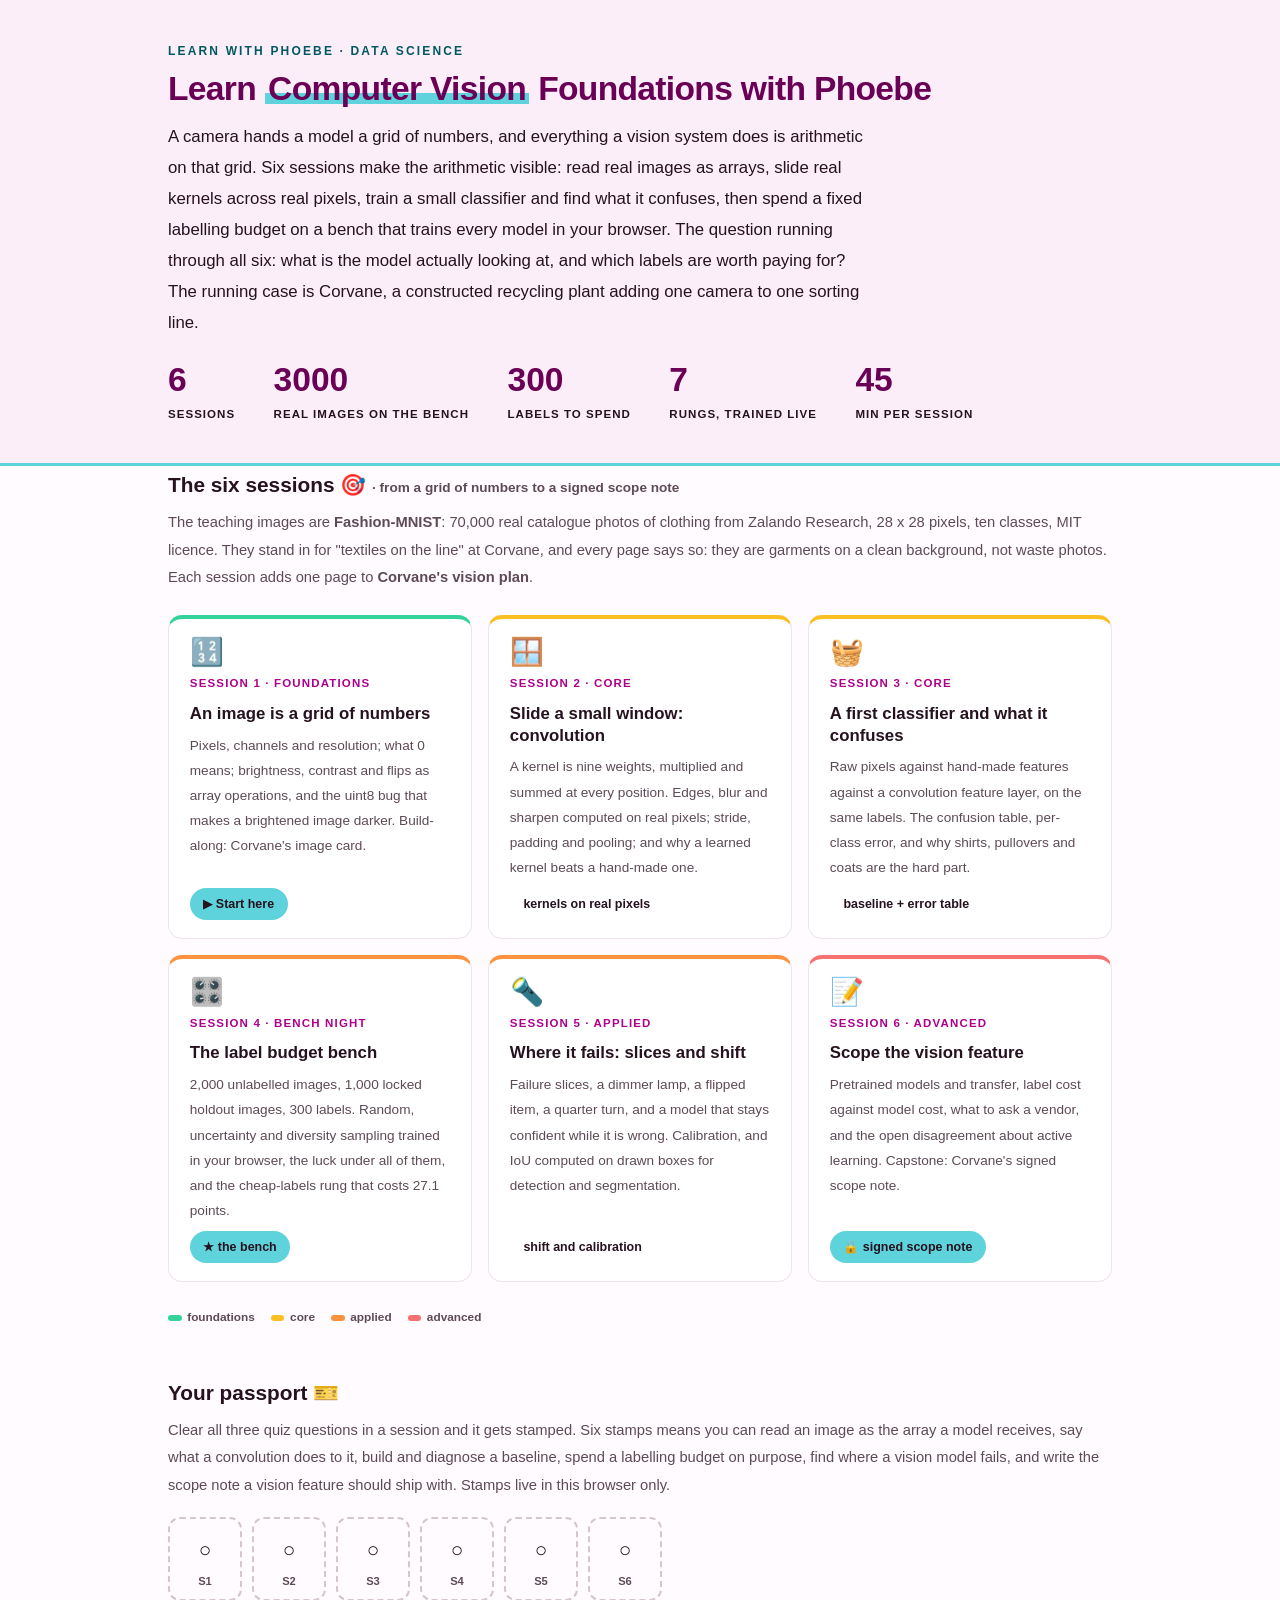
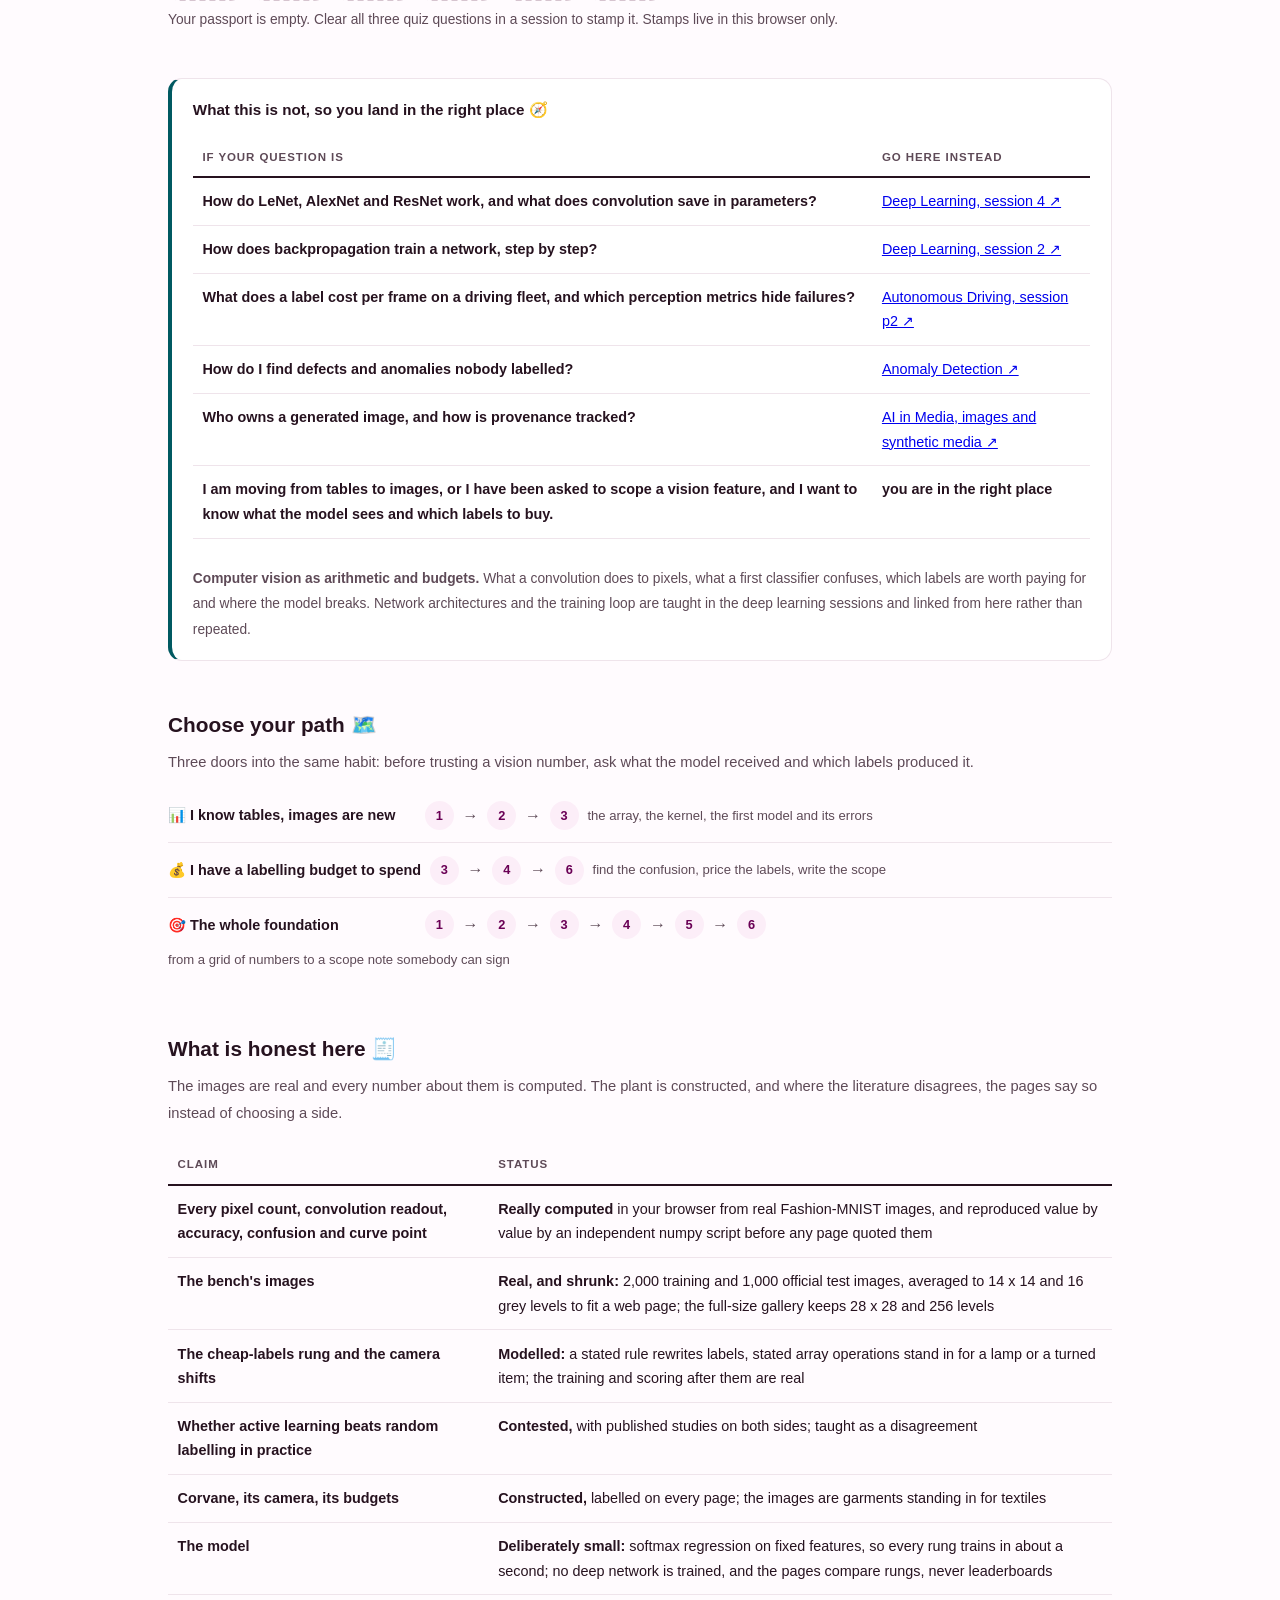
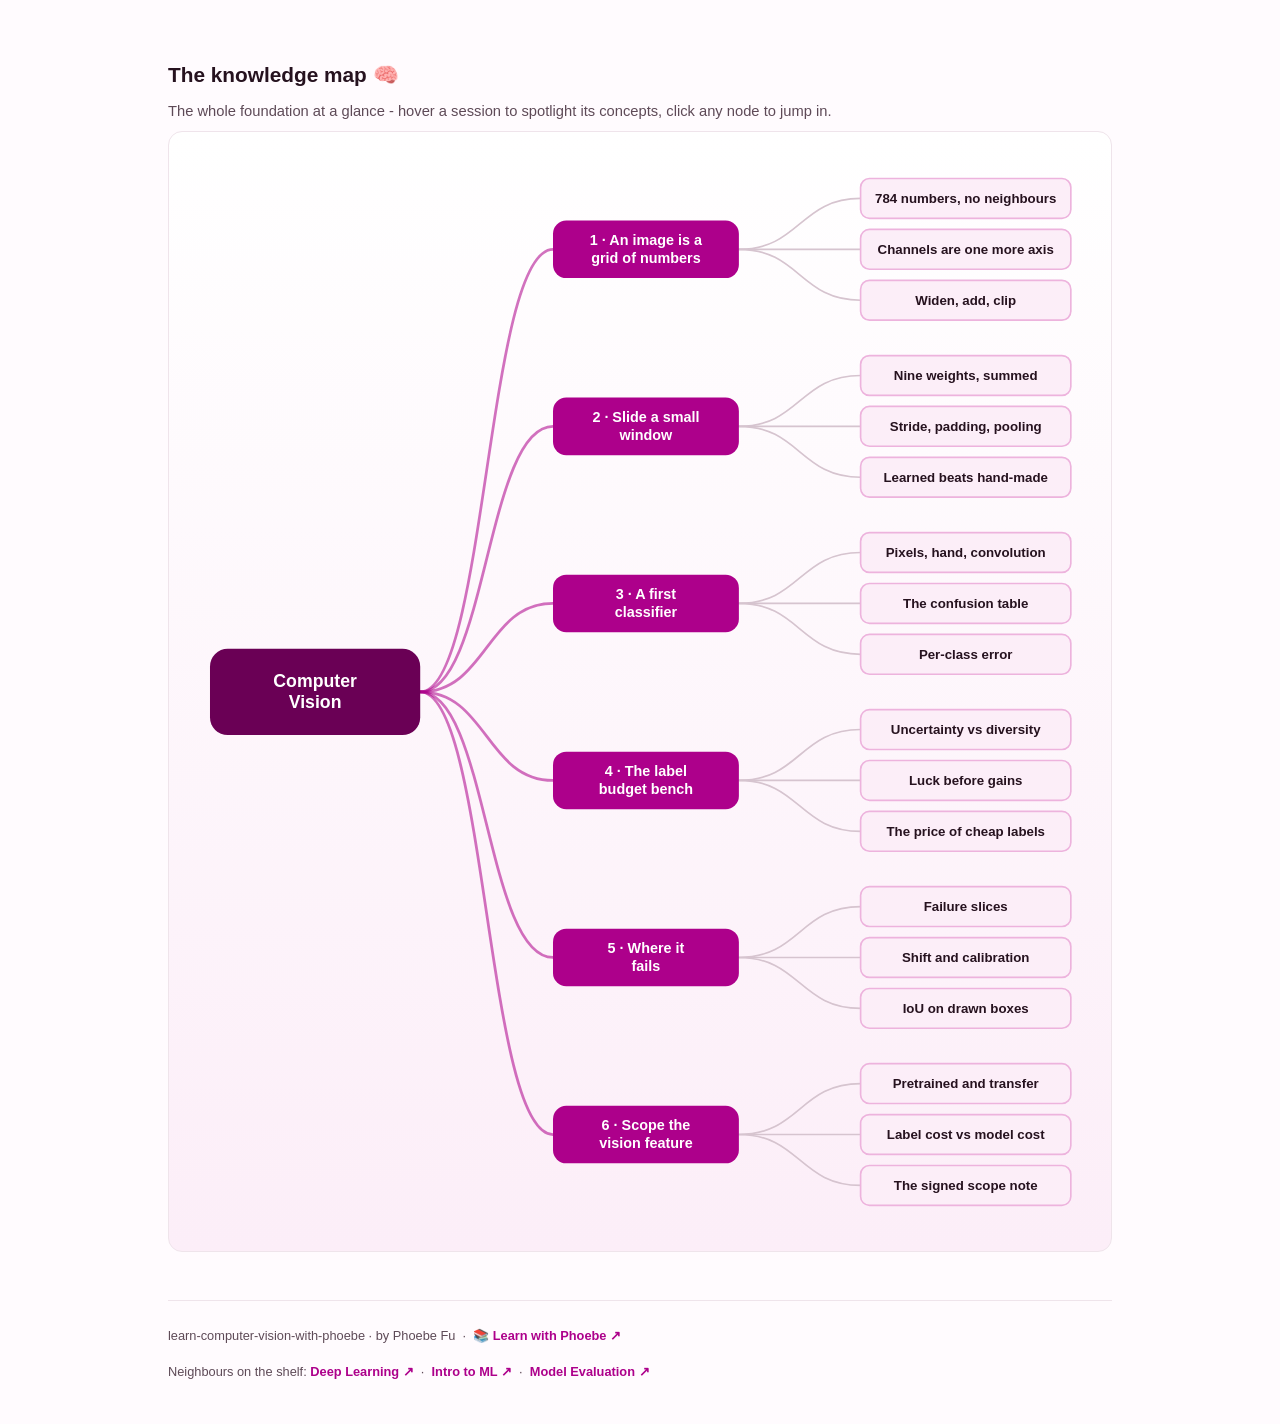
<file: index.html>
<!DOCTYPE html>
<html lang="en">
<head>
<meta charset="UTF-8">
<meta name="viewport" content="width=device-width, initial-scale=1.0">
<!-- social:start -->
<meta name="description" content="Six sessions on computer vision foundations: images as arrays you can compute on, convolution on real pixels, a first classifier and what it confuses, a label budget bench run in your browser, failure slices and camera shift, and scoping a vision feature. Real Fashion-MNIST images, free, by Phoebe Fu.">
<meta property="og:type" content="website">
<meta property="og:site_name" content="Learn with Phoebe">
<meta property="og:title" content="Learn Computer Vision Foundations with Phoebe">
<meta property="og:description" content="Images as arrays you can compute on. Run real convolutions on real pixels in your browser, train a small classifier, and spend a fixed labelling budget where it buys the most accuracy.">
<meta property="og:url" content="https://phoebefu6.github.io/learn-computer-vision-with-phoebe/">
<meta property="og:image" content="https://phoebefu6.github.io/learn-computer-vision-with-phoebe/assets/og-cover.png">
<meta property="og:image:width" content="1200">
<meta property="og:image:height" content="630">
<meta name="twitter:card" content="summary_large_image">
<meta name="twitter:title" content="Learn Computer Vision Foundations with Phoebe">
<meta name="twitter:description" content="300 labels, seven ways to spend them, every model trained in your browser on real images.">
<meta name="twitter:image" content="https://phoebefu6.github.io/learn-computer-vision-with-phoebe/assets/og-cover.png">
<!-- social:end -->
<title>Learn Computer Vision Foundations with Phoebe</title>
<link rel="stylesheet" href="assets/style.css?v=2">
<style>

  .stats-row { display: flex; gap: 2.4rem; margin-top: 1.5rem; flex-wrap: wrap; }
  .stat b { display: block; font-size: 2.1rem; font-weight: 800; line-height: 1.05; font-variant-numeric: tabular-nums; }
  .stat span { font-size: .72rem; opacity: 1; text-transform: uppercase; letter-spacing: .09em; font-weight: 600; }

  .course-grid { display: grid; grid-template-columns: repeat(auto-fit, minmax(17rem, 1fr)); gap: 1rem; margin-top: 1.5rem; }
  .course-card {
    border: 1px solid var(--hairline);
    border-top: 4px solid var(--diff, var(--indigo));
    border-radius: var(--radius);
    padding: 1.2rem 1.3rem 1.1rem;
    display: flex;
    flex-direction: column;
    gap: .5rem;
    text-decoration: none;
    color: var(--ink);
    background: #fff;
    transition: box-shadow .15s ease, border-color .15s ease, transform .15s ease;
    position: relative;
  }
  .course-card:hover { border-color: var(--indigo-soft); border-top-color: var(--diff, var(--indigo)); box-shadow: 0 8px 28px rgba(var(--shadow-rgb),.16); transform: translateY(-3px); }
  .course-card .cicon { font-size: 1.7rem; line-height: 1; }
  .course-card .cnum { font-size: .72rem; font-weight: 700; color: var(--indigo); text-transform: uppercase; letter-spacing: .1em; }
  .course-card h3 { font-size: 1.05rem; font-weight: 800; line-height: 1.3; }
  .course-card p { font-size: .85rem; color: var(--muted); flex: 1; }
  .course-card .meta { display: flex; gap: .4rem; flex-wrap: wrap; }

  .diff-legend { display: flex; gap: 1rem; margin-top: 1.6rem; font-size: .74rem; color: var(--muted); font-weight: 600; flex-wrap: wrap; }
  .diff-legend i { display: inline-block; width: .85rem; height: .35rem; border-radius: 999px; margin-right: .35rem; vertical-align: middle; }

  .paths { margin-top: 2.6rem; }
  .paths h2 { font-size: 1.3rem; font-weight: 800; margin-bottom: .3rem; }
  .paths .plede { color: var(--muted); font-size: .92rem; margin-bottom: .8rem; }
  .path { display: flex; gap: .55rem; align-items: center; padding: .75rem 0; border-bottom: .5px solid var(--hairline); flex-wrap: wrap; }
  .path:last-child { border-bottom: none; }
  .path b { min-width: 15.5rem; font-size: .9rem; }
  .path .pstep { background: var(--indigo-50); color: var(--indigo-deep); border-radius: 999px; padding: .16rem .68rem; font-weight: 700; font-size: .8rem; text-decoration: none; transition: all .12s ease; }
  .path .pstep:hover { background: var(--indigo); color: #fff; }
  .path .parr { color: var(--muted); font-weight: 700; }

  .mm-section { margin-top: 1.6rem; }
  .mm-section h2 { font-size: 1.3rem; font-weight: 800; margin-bottom: .2rem; }
  .mm-section .mm-lede { color: var(--muted); font-size: .92rem; margin-bottom: .4rem; }
  .mm-wrap { border: 1px solid var(--hairline); border-radius: var(--radius); background: linear-gradient(180deg,#fff,var(--indigo-50)); padding: .6rem; overflow-x: auto; }
  .mm-svg { width: 100%; height: auto; display: block; max-width: 60rem; margin: 0 auto; min-width: 34rem; }
  .mm-link { cursor: pointer; text-decoration: none; }
  .mm-node rect { transition: opacity .15s ease, filter .15s ease; }
  .mm-node text { pointer-events: none; }
  .mm-link:hover .mm-node rect { filter: brightness(1.06); }
  .mm-edge { transition: opacity .15s ease; }

  .not-this { border: 1px solid var(--hairline); border-left: 4px solid var(--clay); border-radius: var(--radius); background: #fff; padding: 1.1rem 1.3rem; margin-top: 1.2rem; }
  .not-this h3 { font-size: .95rem; font-weight: 800; margin-bottom: .5rem; }
</style>
</head>
<body>

<header class="masthead">
  <div class="wrap">
    <div class="eyebrow">Learn with Phoebe · Data Science</div>
    <h1>Learn <span class="accent">Computer Vision</span> Foundations with Phoebe</h1>
    <p class="sub">A camera hands a model a grid of numbers, and everything a vision system does is arithmetic on that grid. Six sessions make the arithmetic visible: read real images as arrays, slide real kernels across real pixels, train a small classifier and find what it confuses, then spend a fixed labelling budget on a bench that trains every model in your browser. The question running through all six: what is the model actually looking at, and which labels are worth paying for? The running case is Corvane, a constructed recycling plant adding one camera to one sorting line.</p>
    <div class="stats-row">
      <div class="stat"><b data-count="6">6</b><span>sessions</span></div>
      <div class="stat"><b data-count="3000">3,000</b><span>real images on the bench</span></div>
      <div class="stat"><b data-count="300">300</b><span>labels to spend</span></div>
      <div class="stat"><b data-count="7">7</b><span>rungs, trained live</span></div>
      <div class="stat"><b data-count="45">45</b><span>min per session</span></div>
    </div>
  </div>
</header>

<main class="wrap">

  <section class="section">
    <div class="paths" style="margin-top:0">
      <h2>The six sessions 🎯 <span style="font-size:.85rem;font-weight:600;color:var(--muted)">· from a grid of numbers to a signed scope note</span></h2>
      <p class="plede">The teaching images are <strong>Fashion-MNIST</strong>: 70,000 real catalogue photos of clothing from Zalando Research, 28 x 28 pixels, ten classes, MIT licence. They stand in for "textiles on the line" at Corvane, and every page says so: they are garments on a clean background, not waste photos. Each session adds one page to <strong>Corvane's vision plan</strong>.</p>
    </div>

    <div class="course-grid">
      <a class="course-card" href="courses/01-an-image-is-a-grid-of-numbers.html" style="--diff:#34D399">
        <span class="cicon">🔢</span>
        <span class="cnum">Session 1 · foundations</span>
        <h3>An image is a grid of numbers</h3>
        <p>Pixels, channels and resolution; what 0 means; brightness, contrast and flips as array operations, and the uint8 bug that makes a brightened image darker. Build-along: Corvane's image card.</p>
        <span class="meta"><span class="pill amber">▶ Start here</span></span>
      </a>
      <a class="course-card" href="courses/02-slide-a-small-window.html" style="--diff:#FBBF24">
        <span class="cicon">🪟</span>
        <span class="cnum">Session 2 · core</span>
        <h3>Slide a small window: convolution</h3>
        <p>A kernel is nine weights, multiplied and summed at every position. Edges, blur and sharpen computed on real pixels; stride, padding and pooling; and why a learned kernel beats a hand-made one.</p>
        <span class="meta"><span class="pill">kernels on real pixels</span></span>
      </a>
      <a class="course-card" href="courses/03-a-first-classifier.html" style="--diff:#FBBF24">
        <span class="cicon">🧺</span>
        <span class="cnum">Session 3 · core</span>
        <h3>A first classifier and what it confuses</h3>
        <p>Raw pixels against hand-made features against a convolution feature layer, on the same labels. The confusion table, per-class error, and why shirts, pullovers and coats are the hard part.</p>
        <span class="meta"><span class="pill">baseline + error table</span></span>
      </a>
      <a class="course-card" href="courses/04-the-label-budget-bench.html" style="--diff:#FB923C">
        <span class="cicon">🎛️</span>
        <span class="cnum">Session 4 · bench night</span>
        <h3>The label budget bench</h3>
        <p>2,000 unlabelled images, 1,000 locked holdout images, 300 labels. Random, uncertainty and diversity sampling trained in your browser, the luck under all of them, and the cheap-labels rung that costs 27.1 points.</p>
        <span class="meta"><span class="pill amber">★ the bench</span></span>
      </a>
      <a class="course-card" href="courses/05-where-it-fails.html" style="--diff:#FB923C">
        <span class="cicon">🔦</span>
        <span class="cnum">Session 5 · applied</span>
        <h3>Where it fails: slices and shift</h3>
        <p>Failure slices, a dimmer lamp, a flipped item, a quarter turn, and a model that stays confident while it is wrong. Calibration, and IoU computed on drawn boxes for detection and segmentation.</p>
        <span class="meta"><span class="pill">shift and calibration</span></span>
      </a>
      <a class="course-card" href="courses/06-scope-the-vision-feature.html" style="--diff:#F87171">
        <span class="cicon">📝</span>
        <span class="cnum">Session 6 · advanced</span>
        <h3>Scope the vision feature</h3>
        <p>Pretrained models and transfer, label cost against model cost, what to ask a vendor, and the open disagreement about active learning. Capstone: Corvane's signed scope note.</p>
        <span class="meta"><span class="pill amber">🔒 signed scope note</span></span>
      </a>
    </div>

    <div class="diff-legend">
      <span><i style="background:#34D399"></i>foundations</span>
      <span><i style="background:#FBBF24"></i>core</span>
      <span><i style="background:#FB923C"></i>applied</span>
      <span><i style="background:#F87171"></i>advanced</span>
    </div>
  </section>

  <section class="section">
    <div class="paths" style="margin-top:0">
      <h2>Your passport 🎫</h2>
      <p class="plede">Clear all three quiz questions in a session and it gets stamped. Six stamps means you can read an image as the array a model receives, say what a convolution does to it, build and diagnose a baseline, spend a labelling budget on purpose, find where a vision model fails, and write the scope note a vision feature should ship with. Stamps live in this browser only.</p>
    </div>
    <div class="pp-strip"></div>
  </section>

  <section class="section">
    <div class="not-this">
      <h3>What this is not, so you land in the right place 🧭</h3>
      <table class="clean">
        <tr><th>If your question is</th><th>Go here instead</th></tr>
        <tr><td>How do LeNet, AlexNet and ResNet work, and what does convolution save in parameters?</td><td><a href="https://phoebefu6.github.io/learn-deep-learning-with-phoebe/courses/04-seeing-and-embedding.html">Deep Learning, session 4 ↗</a></td></tr>
        <tr><td>How does backpropagation train a network, step by step?</td><td><a href="https://phoebefu6.github.io/learn-deep-learning-with-phoebe/courses/02-backprop-by-hand.html">Deep Learning, session 2 ↗</a></td></tr>
        <tr><td>What does a label cost per frame on a driving fleet, and which perception metrics hide failures?</td><td><a href="https://phoebefu6.github.io/learn-autonomous-driving-with-phoebe/courses/p2-labels-cost-by-the-frame.html">Autonomous Driving, session p2 ↗</a></td></tr>
        <tr><td>How do I find defects and anomalies nobody labelled?</td><td><a href="https://phoebefu6.github.io/learn-anomaly-detection-with-phoebe/">Anomaly Detection ↗</a></td></tr>
        <tr><td>Who owns a generated image, and how is provenance tracked?</td><td><a href="https://phoebefu6.github.io/learn-ai-media-domain-with-phoebe/courses/b7-images-and-synthetic-media.html">AI in Media, images and synthetic media ↗</a></td></tr>
        <tr><td><strong>I am moving from tables to images, or I have been asked to scope a vision feature, and I want to know what the model sees and which labels to buy.</strong></td><td><strong>you are in the right place</strong></td></tr>
      </table>
      <p style="margin-top:.7rem;font-size:.86rem;color:var(--muted)"><strong>Computer vision as arithmetic and budgets.</strong> What a convolution does to pixels, what a first classifier confuses, which labels are worth paying for and where the model breaks. Network architectures and the training loop are taught in the deep learning sessions and linked from here rather than repeated.</p>
    </div>
  </section>

  <section class="section">
    <div class="paths">
      <h2>Choose your path 🗺️</h2>
      <p class="plede">Three doors into the same habit: before trusting a vision number, ask what the model received and which labels produced it.</p>
      <div class="path"><b>📊 I know tables, images are new</b>
        <a class="pstep" href="courses/01-an-image-is-a-grid-of-numbers.html">1</a><span class="parr">→</span>
        <a class="pstep" href="courses/02-slide-a-small-window.html">2</a><span class="parr">→</span>
        <a class="pstep" href="courses/03-a-first-classifier.html">3</a>
        <span style="font-size:.82rem;color:var(--muted)">the array, the kernel, the first model and its errors</span>
      </div>
      <div class="path"><b>💰 I have a labelling budget to spend</b>
        <a class="pstep" href="courses/03-a-first-classifier.html">3</a><span class="parr">→</span>
        <a class="pstep" href="courses/04-the-label-budget-bench.html">4</a><span class="parr">→</span>
        <a class="pstep" href="courses/06-scope-the-vision-feature.html">6</a>
        <span style="font-size:.82rem;color:var(--muted)">find the confusion, price the labels, write the scope</span>
      </div>
      <div class="path"><b>🎯 The whole foundation</b>
        <a class="pstep" href="courses/01-an-image-is-a-grid-of-numbers.html">1</a><span class="parr">→</span>
        <a class="pstep" href="courses/02-slide-a-small-window.html">2</a><span class="parr">→</span>
        <a class="pstep" href="courses/03-a-first-classifier.html">3</a><span class="parr">→</span>
        <a class="pstep" href="courses/04-the-label-budget-bench.html">4</a><span class="parr">→</span>
        <a class="pstep" href="courses/05-where-it-fails.html">5</a><span class="parr">→</span>
        <a class="pstep" href="courses/06-scope-the-vision-feature.html">6</a>
        <span style="font-size:.82rem;color:var(--muted)">from a grid of numbers to a scope note somebody can sign</span>
      </div>
    </div>
  </section>

  <section class="section">
    <div class="paths" style="margin-top:0">
      <h2>What is honest here 🧾</h2>
      <p class="plede">The images are real and every number about them is computed. The plant is constructed, and where the literature disagrees, the pages say so instead of choosing a side.</p>
    </div>
    <table class="clean">
      <tr><th>Claim</th><th>Status</th></tr>
      <tr><td>Every pixel count, convolution readout, accuracy, confusion and curve point</td><td><strong>Really computed</strong> in your browser from real Fashion-MNIST images, and reproduced value by value by an independent numpy script before any page quoted them</td></tr>
      <tr><td>The bench's images</td><td><strong>Real, and shrunk:</strong> 2,000 training and 1,000 official test images, averaged to 14 x 14 and 16 grey levels to fit a web page; the full-size gallery keeps 28 x 28 and 256 levels</td></tr>
      <tr><td>The cheap-labels rung and the camera shifts</td><td><strong>Modelled:</strong> a stated rule rewrites labels, stated array operations stand in for a lamp or a turned item; the training and scoring after them are real</td></tr>
      <tr><td>Whether active learning beats random labelling in practice</td><td><strong>Contested,</strong> with published studies on both sides; taught as a disagreement</td></tr>
      <tr><td>Corvane, its camera, its budgets</td><td><strong>Constructed,</strong> labelled on every page; the images are garments standing in for textiles</td></tr>
      <tr><td>The model</td><td><strong>Deliberately small:</strong> softmax regression on fixed features, so every rung trains in about a second; no deep network is trained, and the pages compare rungs, never leaderboards</td></tr>
    </table>
  </section>

  <section class="section mm-section">
    <h2>The knowledge map 🧠</h2>
    <p class="mm-lede">The whole foundation at a glance - hover a session to spotlight its concepts, click any node to jump in.</p>
    <div class="mm-wrap"><div id="mindmap"></div></div>
  </section>

  <footer class="pagefoot">
    <span>learn-computer-vision-with-phoebe · by Phoebe Fu &nbsp;·&nbsp; 📚 <a href="https://phoebefu6.github.io/learn-with-phoebe/">Learn with Phoebe ↗</a></span>
    <span>Neighbours on the shelf: <a href="https://phoebefu6.github.io/learn-deep-learning-with-phoebe/">Deep Learning ↗</a> &nbsp;·&nbsp; <a href="https://phoebefu6.github.io/learn-intro-ml-with-phoebe/">Intro to ML ↗</a> &nbsp;·&nbsp; <a href="https://phoebefu6.github.io/learn-model-evaluation-with-phoebe/">Model Evaluation ↗</a></span>
  </footer>

</main>

<script>
window.MINDMAP_DATA = {
  title: "Computer\nVision",
  centerColor: "#6A0055",
  sessions: [
    { label: "An image is a\ngrid of numbers", href: "courses/01-an-image-is-a-grid-of-numbers.html", color: "#34D399",
      concepts: [
        { label: "784 numbers, no neighbours", href: "courses/01-an-image-is-a-grid-of-numbers.html" },
        { label: "Channels are one more axis", href: "courses/01-an-image-is-a-grid-of-numbers.html" },
        { label: "Widen, add, clip", href: "courses/01-an-image-is-a-grid-of-numbers.html" } ] },
    { label: "Slide a small\nwindow", href: "courses/02-slide-a-small-window.html", color: "#FBBF24",
      concepts: [
        { label: "Nine weights, summed", href: "courses/02-slide-a-small-window.html" },
        { label: "Stride, padding, pooling", href: "courses/02-slide-a-small-window.html" },
        { label: "Learned beats hand-made", href: "courses/02-slide-a-small-window.html" } ] },
    { label: "A first\nclassifier", href: "courses/03-a-first-classifier.html", color: "#FBBF24",
      concepts: [
        { label: "Pixels, hand, convolution", href: "courses/03-a-first-classifier.html" },
        { label: "The confusion table", href: "courses/03-a-first-classifier.html" },
        { label: "Per-class error", href: "courses/03-a-first-classifier.html" } ] },
    { label: "The label\nbudget bench", href: "courses/04-the-label-budget-bench.html", color: "#FB923C",
      concepts: [
        { label: "Uncertainty vs diversity", href: "courses/04-the-label-budget-bench.html" },
        { label: "Luck before gains", href: "courses/04-the-label-budget-bench.html" },
        { label: "The price of cheap labels", href: "courses/04-the-label-budget-bench.html" } ] },
    { label: "Where it\nfails", href: "courses/05-where-it-fails.html", color: "#FB923C",
      concepts: [
        { label: "Failure slices", href: "courses/05-where-it-fails.html" },
        { label: "Shift and calibration", href: "courses/05-where-it-fails.html" },
        { label: "IoU on drawn boxes", href: "courses/05-where-it-fails.html" } ] },
    { label: "Scope the\nvision feature", href: "courses/06-scope-the-vision-feature.html", color: "#F87171",
      concepts: [
        { label: "Pretrained and transfer", href: "courses/06-scope-the-vision-feature.html" },
        { label: "Label cost vs model cost", href: "courses/06-scope-the-vision-feature.html" },
        { label: "The signed scope note", href: "courses/06-scope-the-vision-feature.html" } ] }
  ]
};
</script>
<script src="assets/mindmap.js?v=1"></script>
<script src="assets/app.js?v=2"></script>
</body>
</html>
</file>
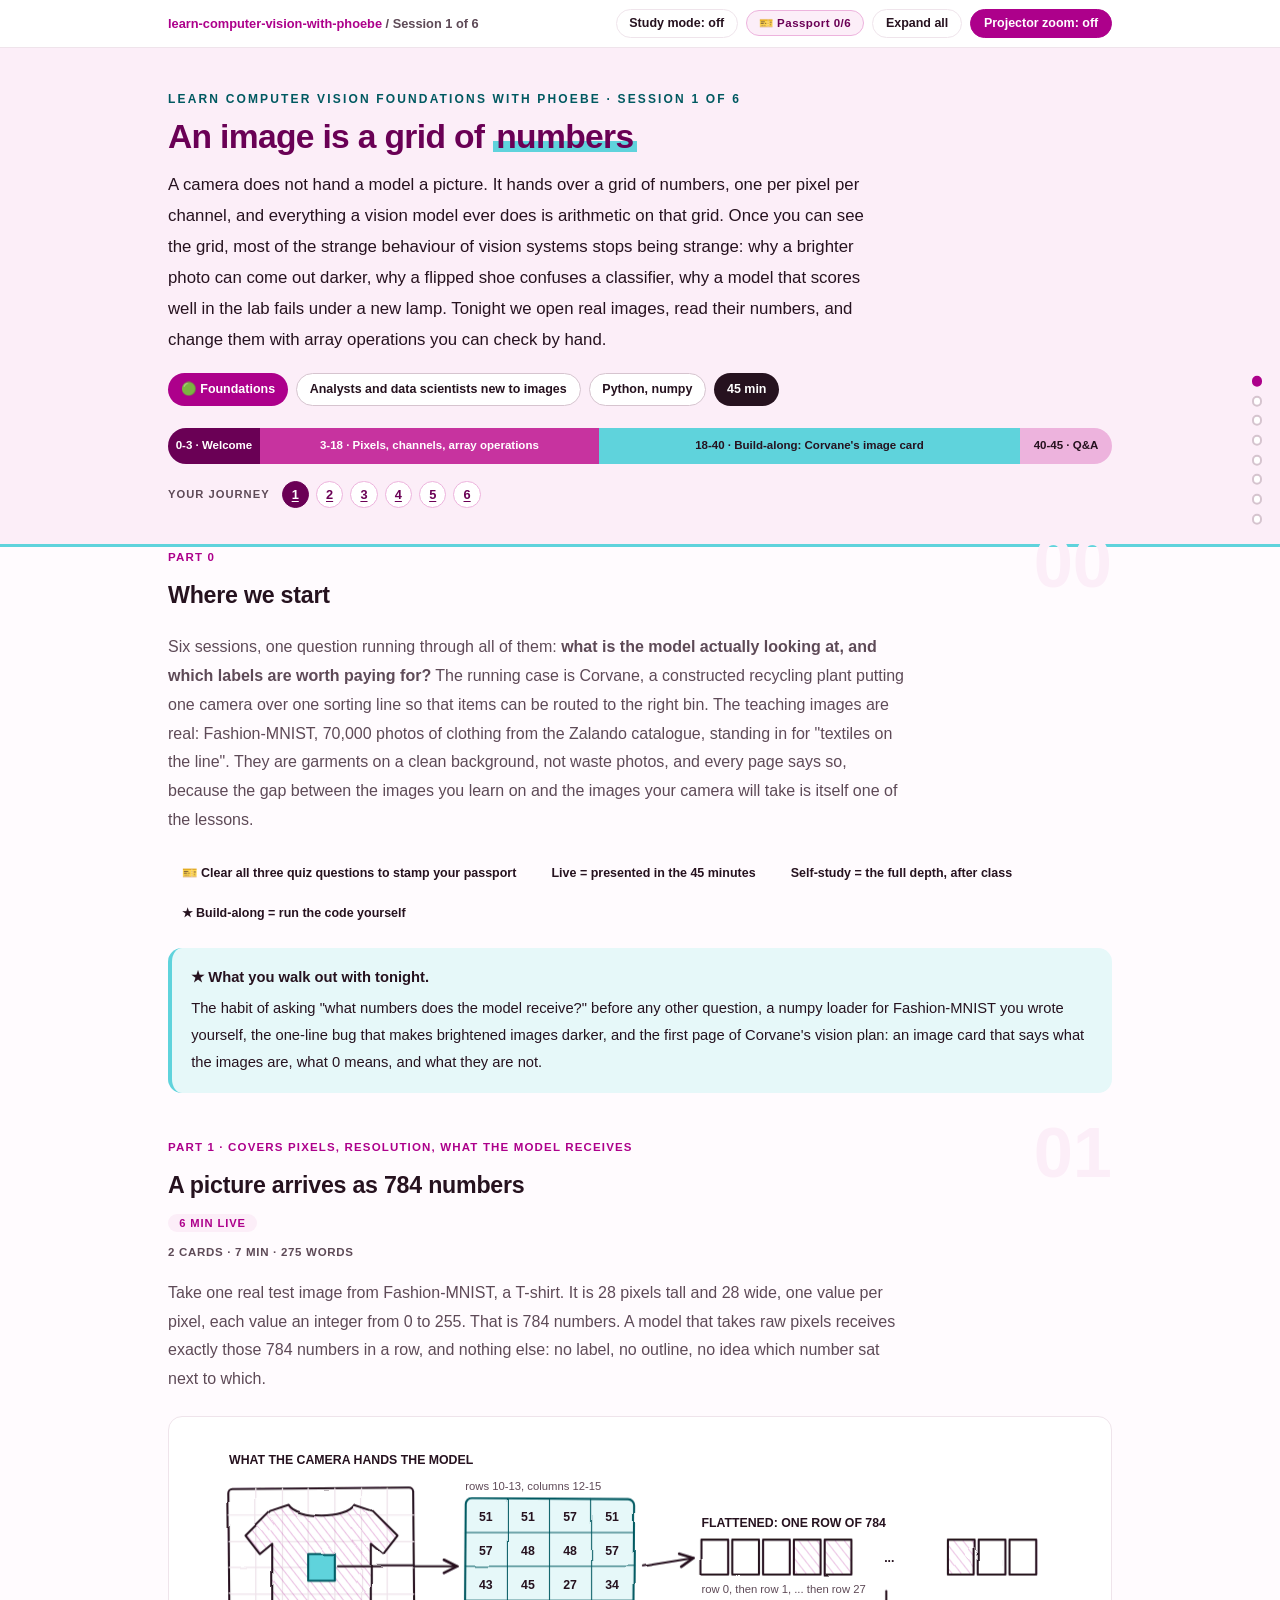
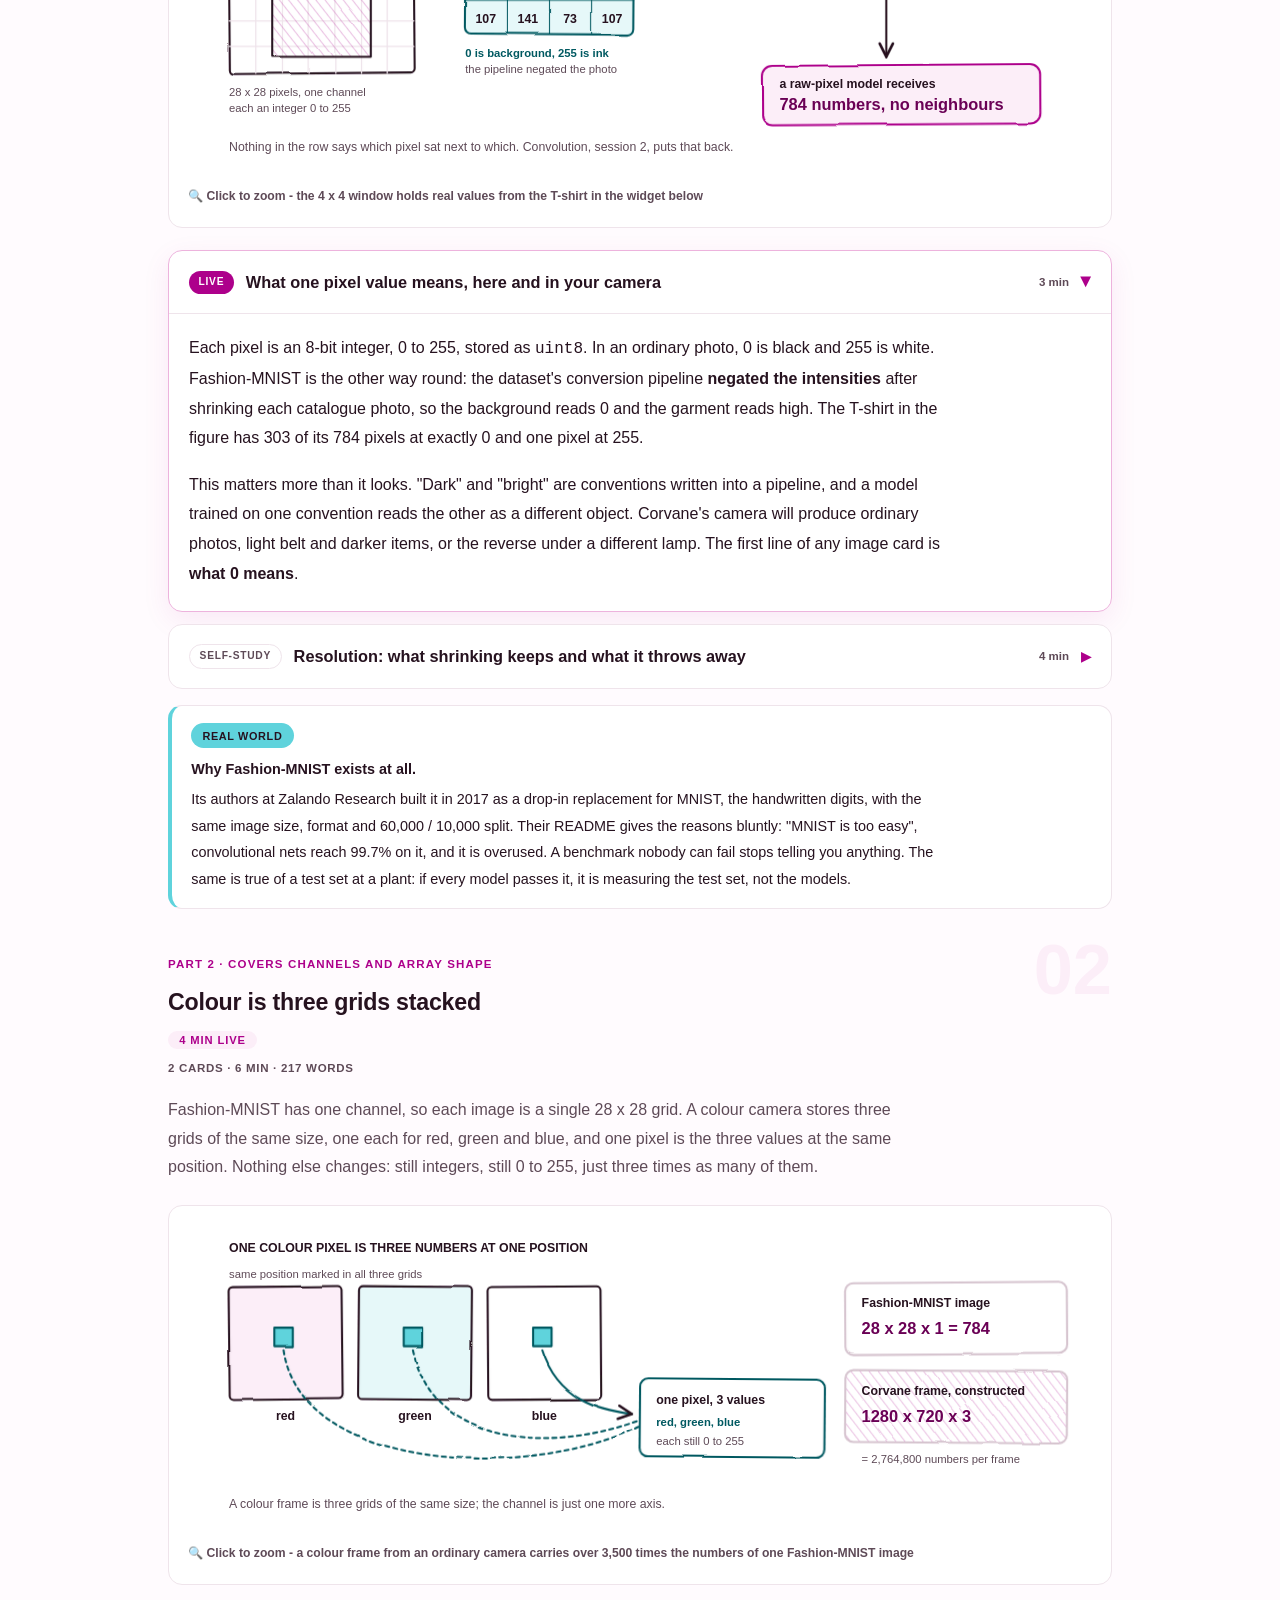
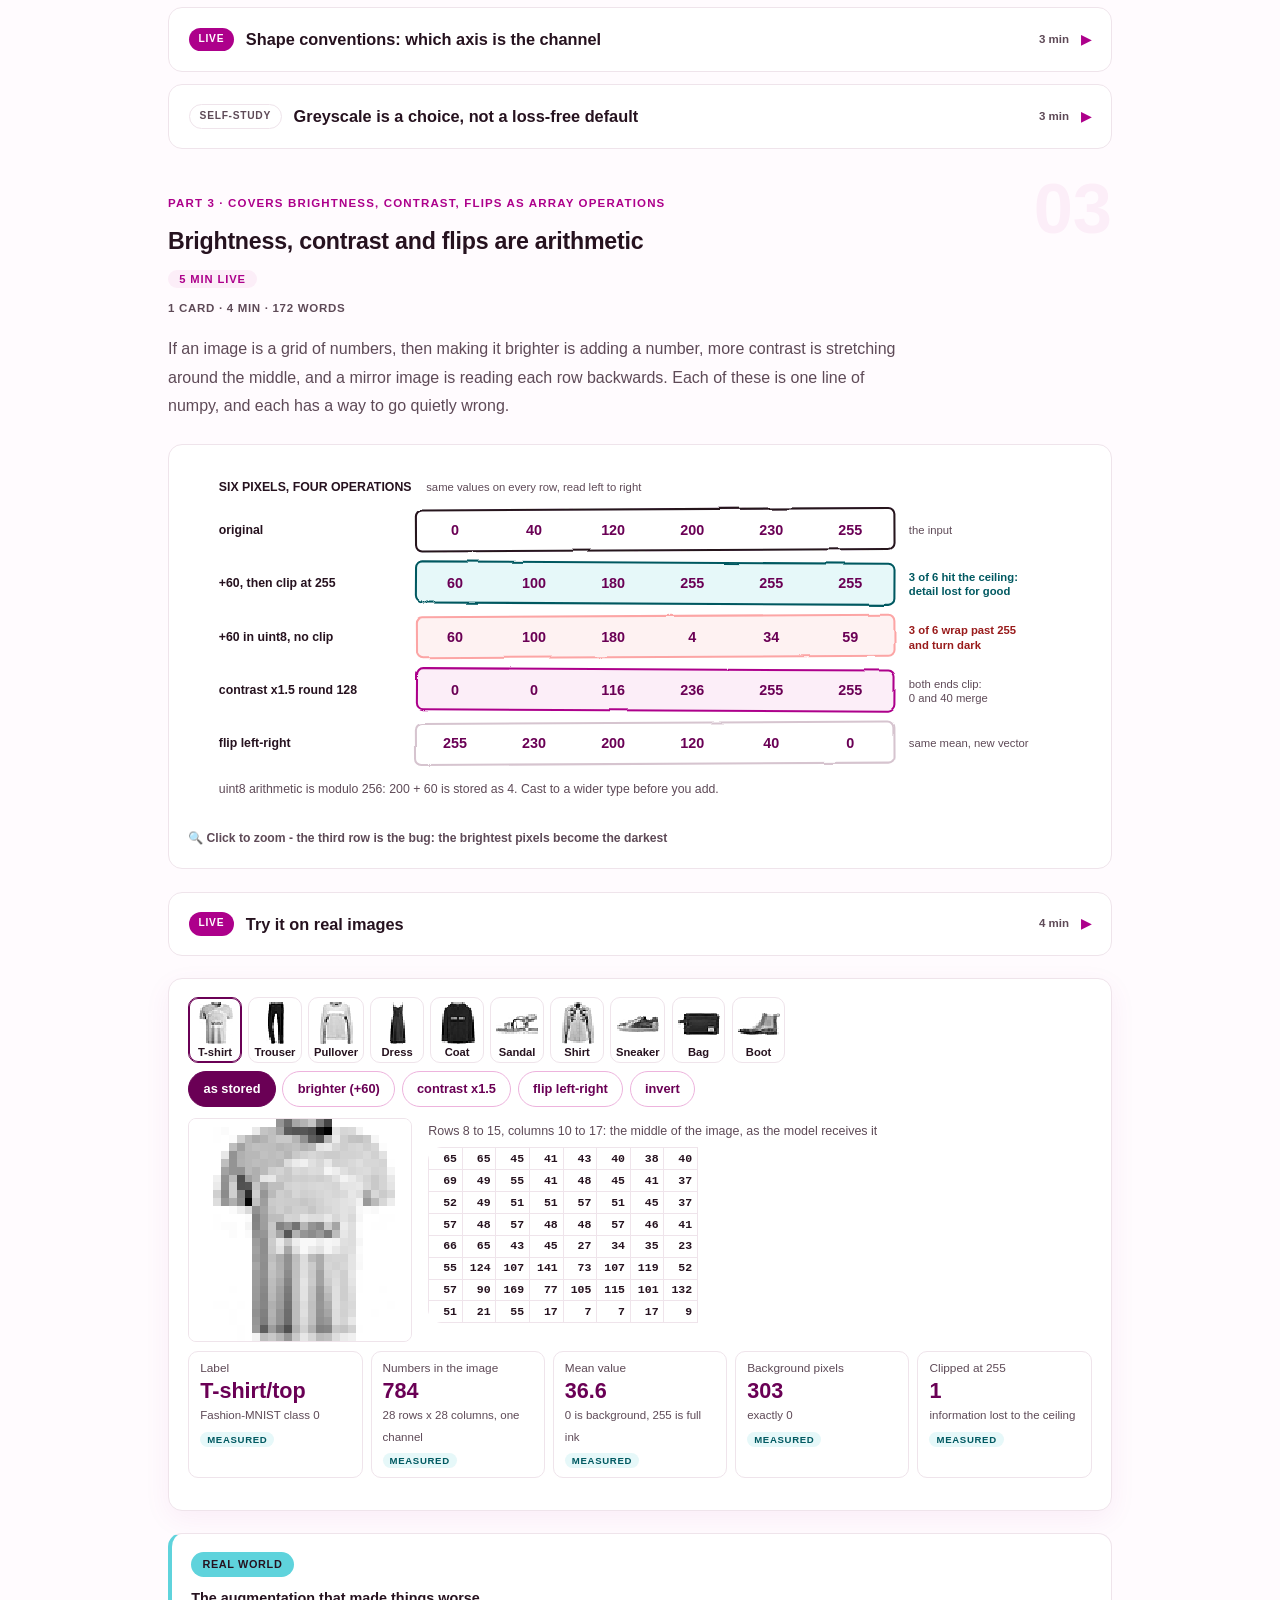
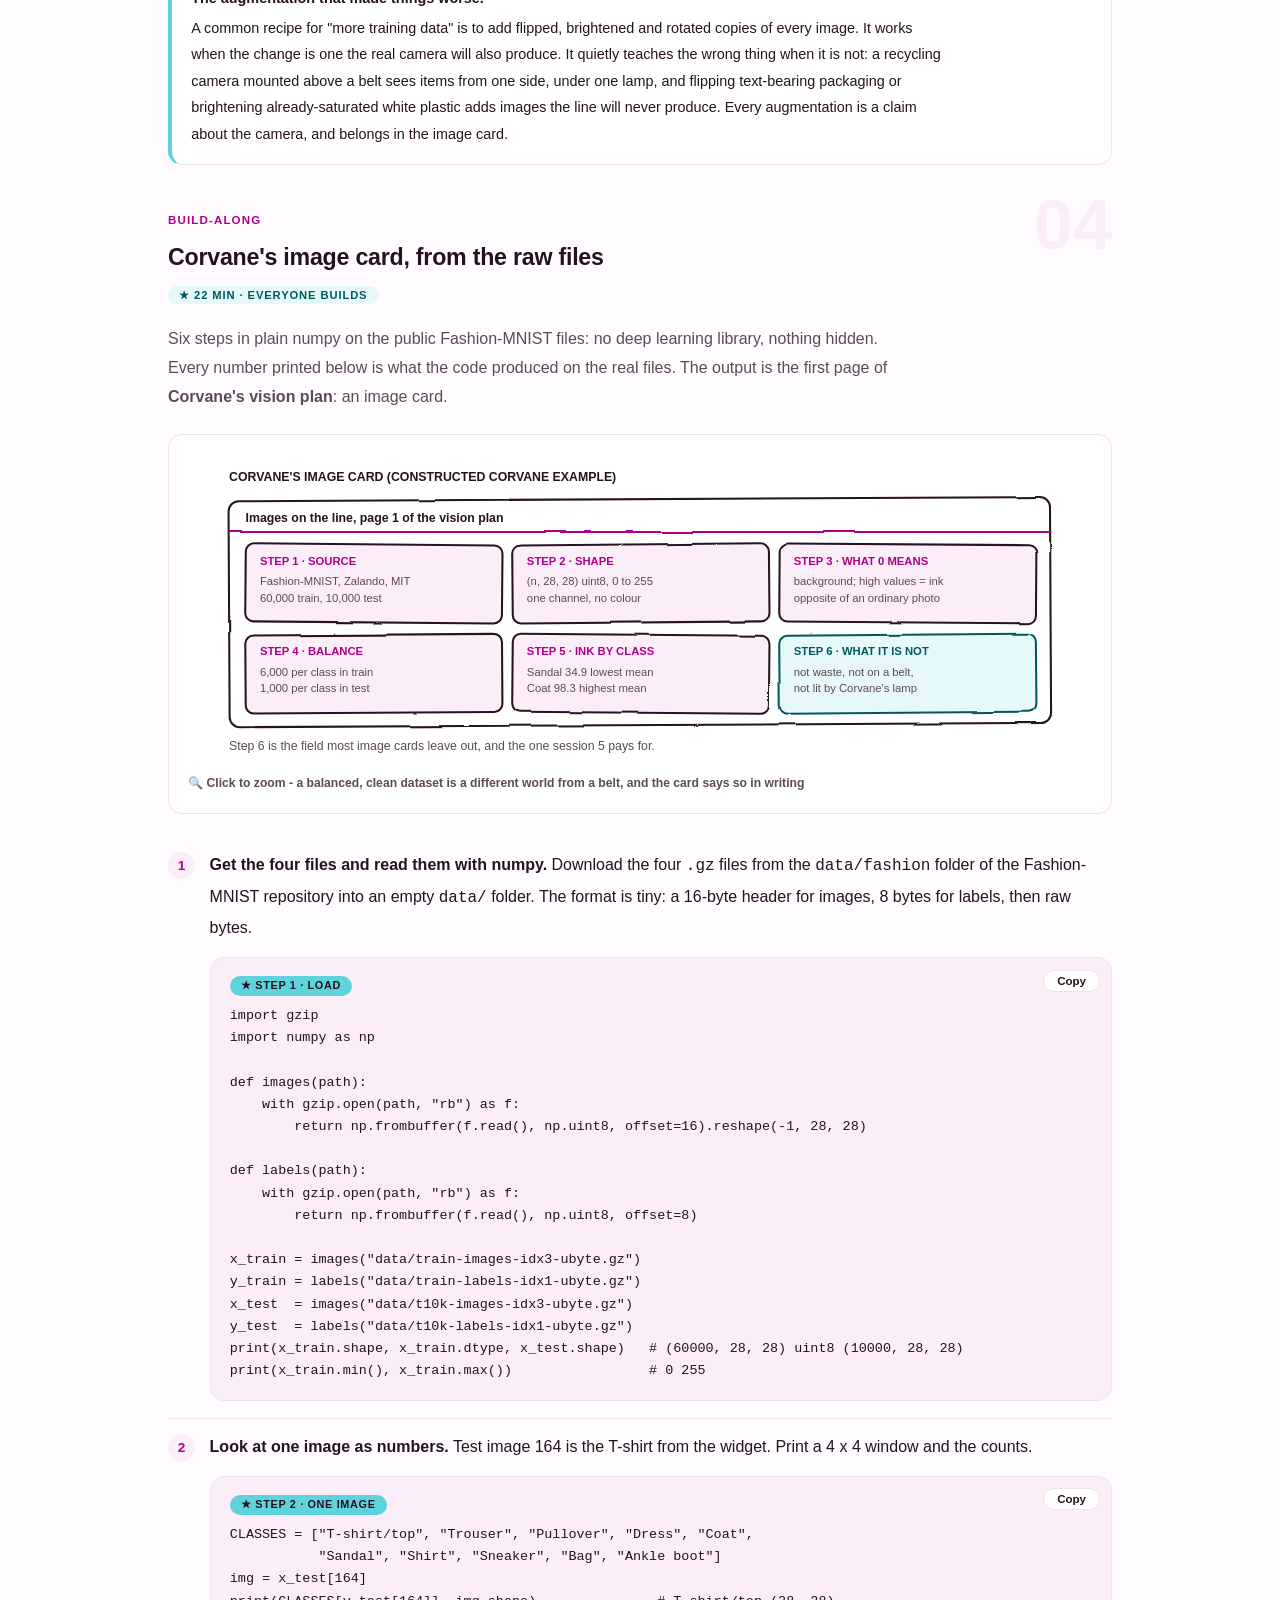
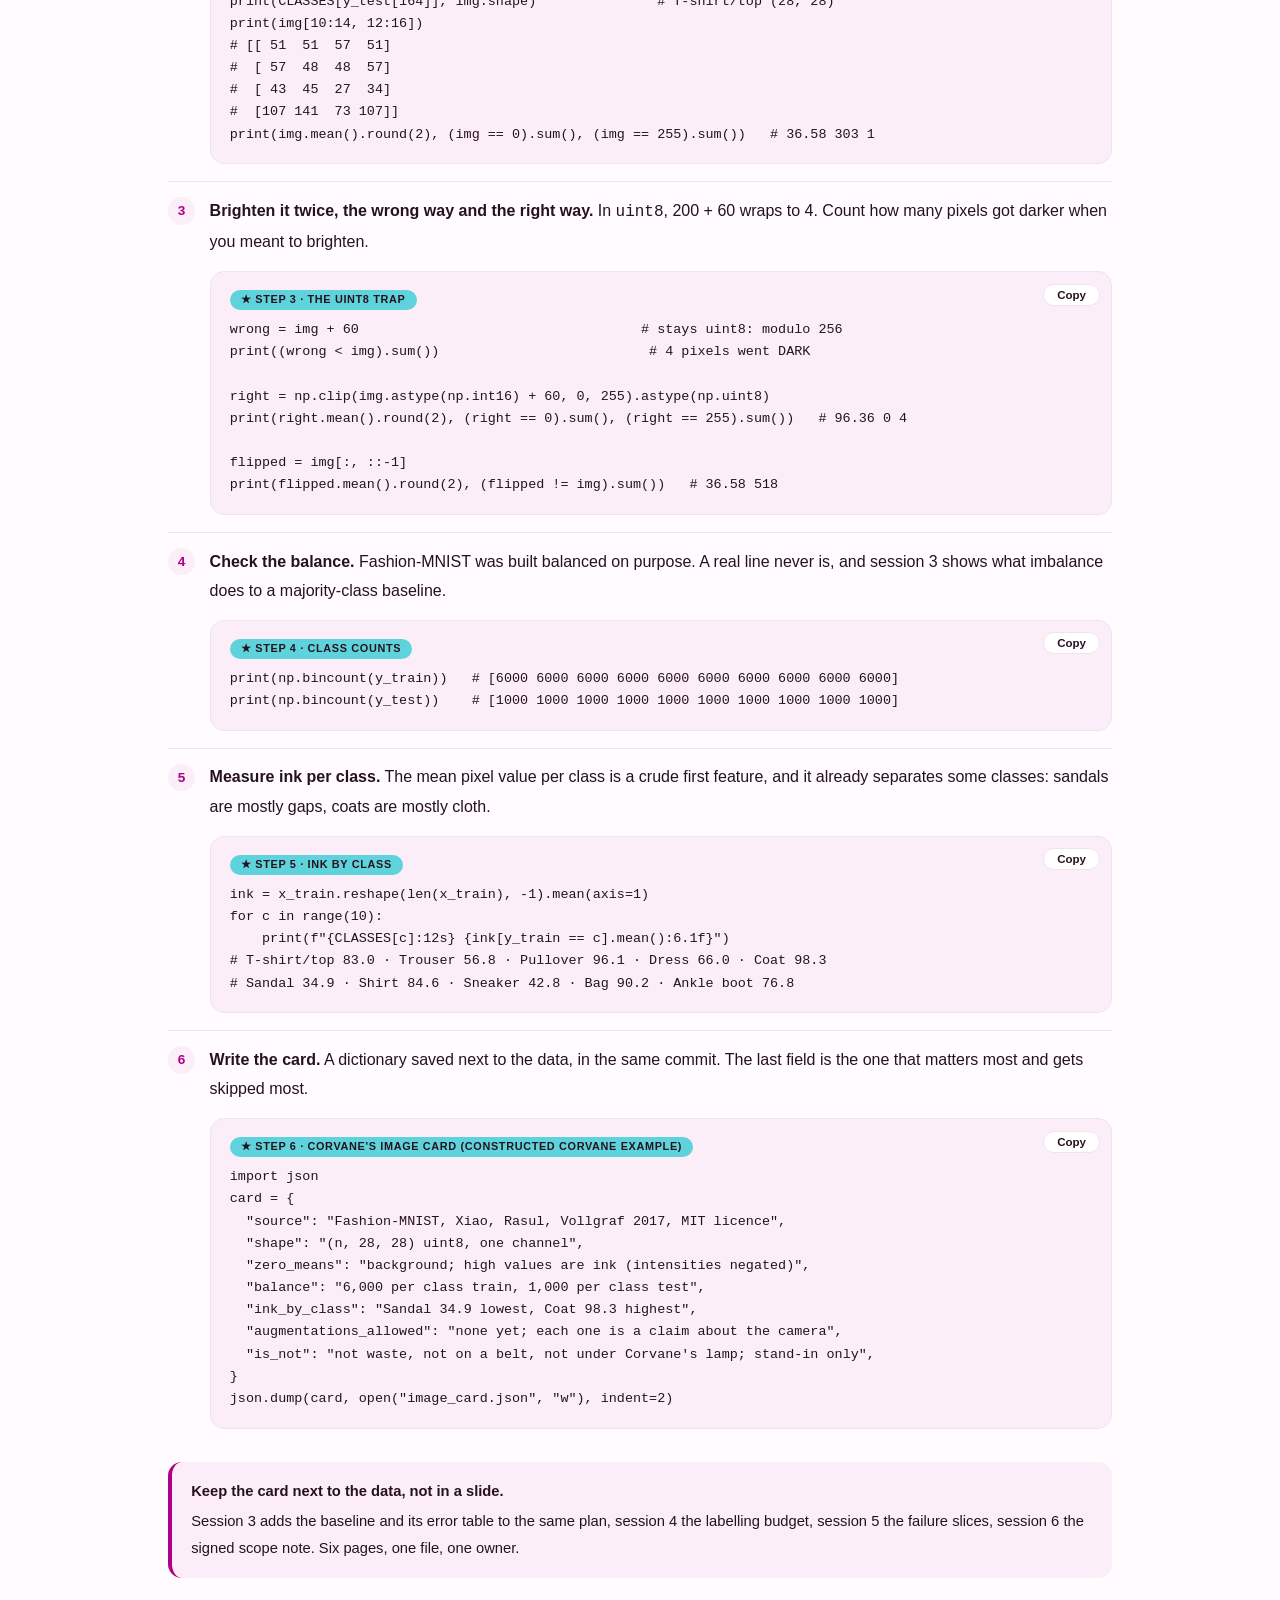
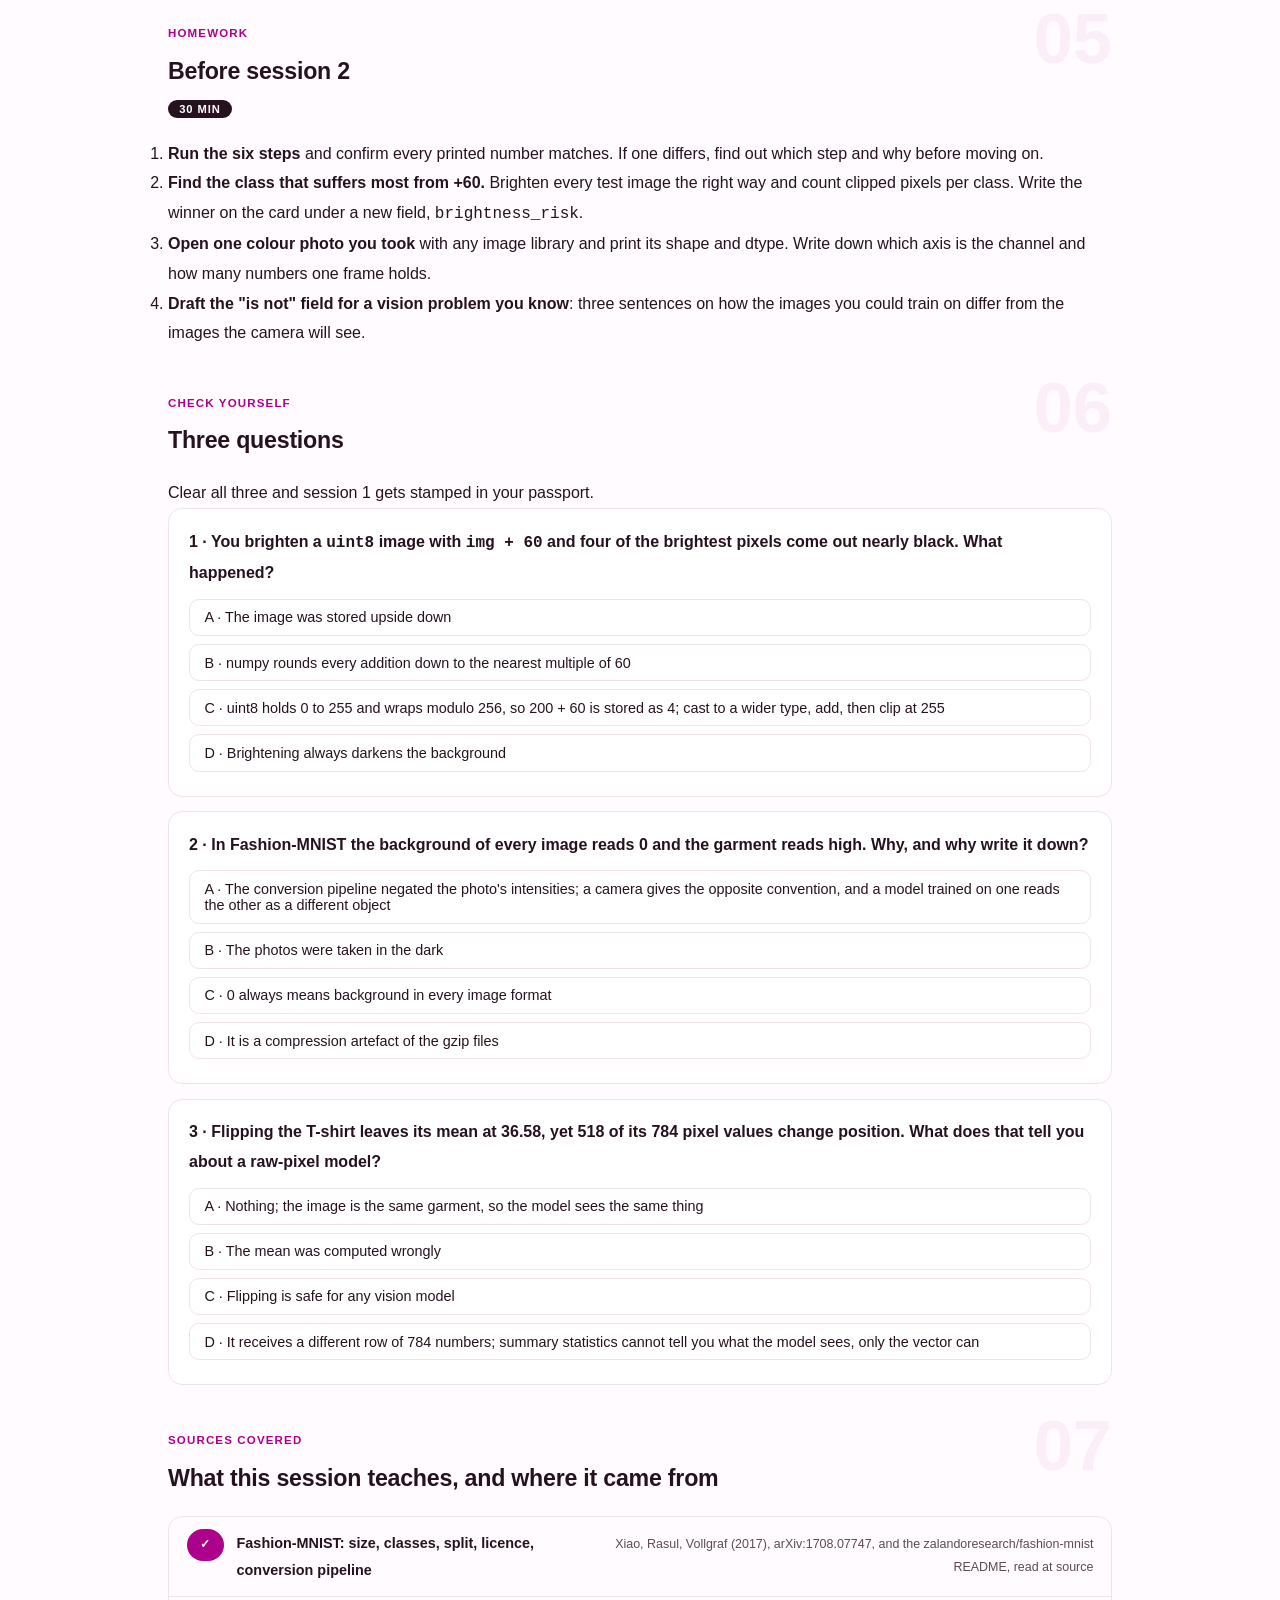
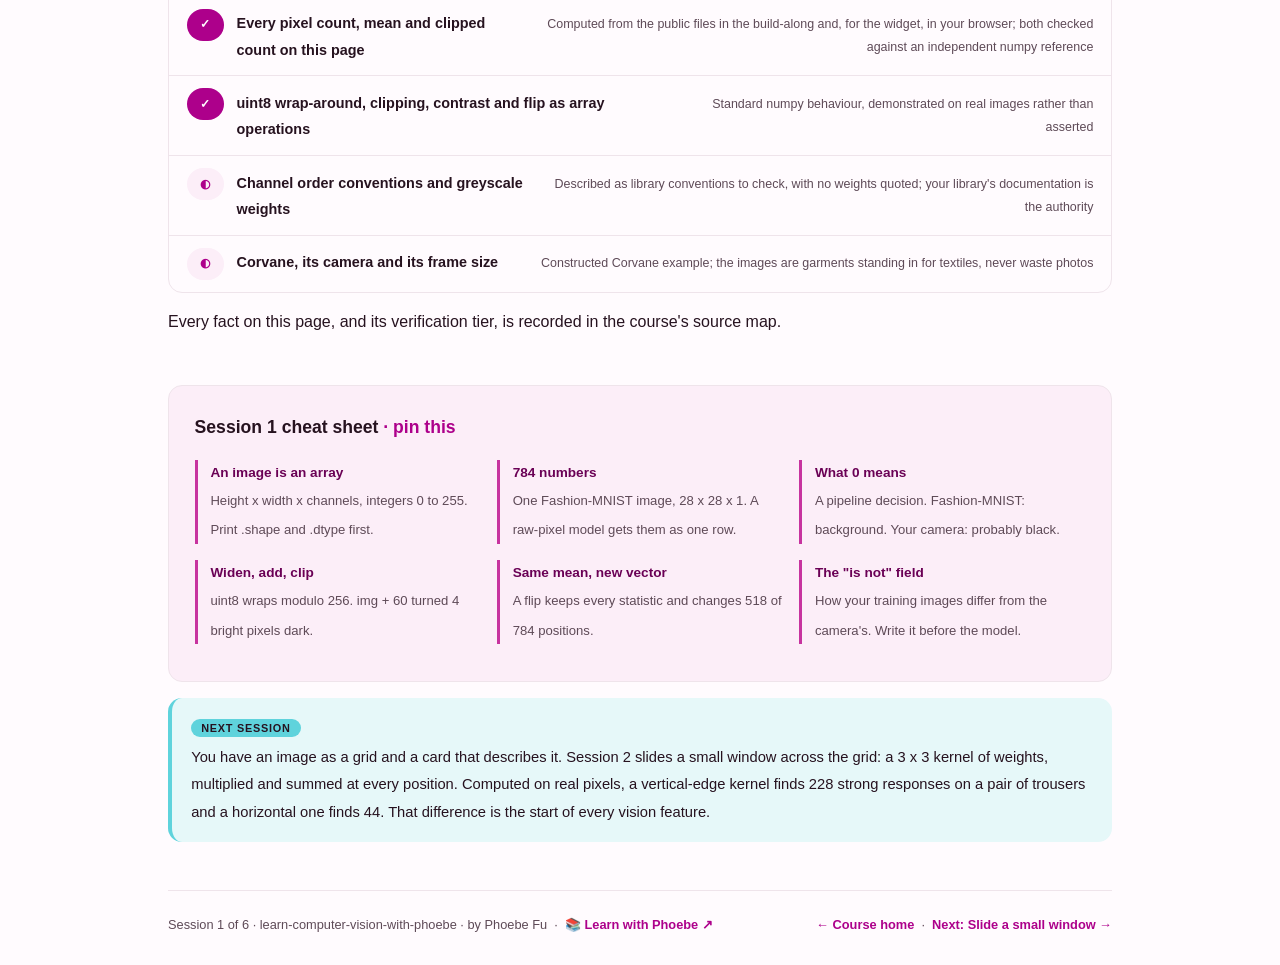
<file: courses/01-an-image-is-a-grid-of-numbers.html>
<!DOCTYPE html>
<html lang="en">
<head>
<meta charset="UTF-8">
<meta name="viewport" content="width=device-width, initial-scale=1.0">
<!-- social:start -->
<meta name="description" content="Session 1 of 6. A picture arrives at a model as a grid of numbers: 784 of them for a Fashion-MNIST garment. Pixels, channels and resolution, what 0 means, and why brightness, contrast and flips are arithmetic you can get wrong. Real images, computed in your browser.">
<meta property="og:type" content="article">
<meta property="og:site_name" content="Learn with Phoebe">
<meta property="og:title" content="An image is a grid of numbers - learn computer vision with phoebe">
<meta property="og:description" content="Session 1 of 6. A T-shirt becomes 784 numbers, 303 of them exactly zero. Brighten it the naive way and four pixels go dark.">
<meta property="og:url" content="https://phoebefu6.github.io/learn-computer-vision-with-phoebe/courses/01-an-image-is-a-grid-of-numbers.html">
<meta property="og:image" content="https://phoebefu6.github.io/learn-computer-vision-with-phoebe/assets/og-cover.png">
<meta property="og:image:width" content="1200">
<meta property="og:image:height" content="630">
<meta name="twitter:card" content="summary_large_image">
<meta name="twitter:title" content="An image is a grid of numbers - learn computer vision with phoebe">
<meta name="twitter:description" content="Session 1 of 6. Pixels, channels, resolution, and the arithmetic behind brightness and flips, on real images.">
<meta name="twitter:image" content="https://phoebefu6.github.io/learn-computer-vision-with-phoebe/assets/og-cover.png">
<!-- social:end -->
<title>Session 1 · An image is a grid of numbers - learn computer vision with phoebe</title>
<link rel="stylesheet" href="../assets/style.css?v=2">
</head>
<body>

<div class="toolbar">
  <div class="wrap">
    <span class="crumb"><a href="../index.html">learn-computer-vision-with-phoebe</a> / Session 1 of 6</span>
    <button class="btn" id="toggle-all" type="button">Expand all</button>
    <button class="btn primary" id="zoom-toggle" type="button">Projector zoom: off</button>
  </div>
</div>

<header class="masthead">
  <div class="wrap">
    <div class="eyebrow">Learn Computer Vision Foundations with Phoebe · Session 1 of 6</div>
    <h1>An image is a grid of <span class="accent">numbers</span></h1>
    <p class="sub">A camera does not hand a model a picture. It hands over a grid of numbers, one per pixel per channel, and everything a vision model ever does is arithmetic on that grid. Once you can see the grid, most of the strange behaviour of vision systems stops being strange: why a brighter photo can come out darker, why a flipped shoe confuses a classifier, why a model that scores well in the lab fails under a new lamp. Tonight we open real images, read their numbers, and change them with array operations you can check by hand.</p>
    <div class="chip-row">
      <span class="chip level">🟢 Foundations</span>
      <span class="chip audience">Analysts and data scientists new to images</span>
      <span class="chip audience">Python, numpy</span>
      <span class="chip time">45 min</span>
    </div>
    <div class="agenda">
      <span class="a1" style="flex:1">0-3 · Welcome</span>
      <span class="a2" style="flex:4">3-18 · Pixels, channels, array operations</span>
      <span class="a3" style="flex:5">18-40 · Build-along: Corvane's image card</span>
      <span class="a4" style="flex:1">40-45 · Q&amp;A</span>
    </div>
  </div>
</header>

<main class="wrap">

  <section class="section" id="intro">
    <div class="section-kicker">
      <span class="klabel">Part 0</span>
      <h2>Where we start</h2>
    </div>
    <p class="lede">Six sessions, one question running through all of them: <strong>what is the model actually looking at, and which labels are worth paying for?</strong> The running case is Corvane, a constructed recycling plant putting one camera over one sorting line so that items can be routed to the right bin. The teaching images are real: Fashion-MNIST, 70,000 photos of clothing from the Zalando catalogue, standing in for "textiles on the line". They are garments on a clean background, not waste photos, and every page says so, because the gap between the images you learn on and the images your camera will take is itself one of the lessons.</p>

    <div class="legend">
      <span class="pill">🎫 Clear all three quiz questions to stamp your passport</span>
      <span class="pill">Live = presented in the 45 minutes</span>
      <span class="pill">Self-study = the full depth, after class</span>
      <span class="pill">★ Build-along = run the code yourself</span>
    </div>

    <div class="callout win">
      <p><strong>★ What you walk out with tonight.</strong> The habit of asking "what numbers does the model receive?" before any other question, a numpy loader for Fashion-MNIST you wrote yourself, the one-line bug that makes brightened images darker, and the first page of Corvane's vision plan: an image card that says what the images are, what 0 means, and what they are not.</p>
    </div>
  </section>

  <section class="section" id="part-1">
    <div class="section-kicker">
      <span class="klabel">Part 1 · covers pixels, resolution, what the model receives</span>
      <h2>A picture arrives as 784 numbers</h2>
      <span class="tag concept">6 min live</span>
    </div>
    <p class="lede">Take one real test image from Fashion-MNIST, a T-shirt. It is 28 pixels tall and 28 wide, one value per pixel, each value an integer from 0 to 255. That is 784 numbers. A model that takes raw pixels receives exactly those 784 numbers in a row, and nothing else: no label, no outline, no idea which number sat next to which.</p>

    <figure class="zoomable">
      <svg viewBox="0 0 880 330" xmlns="http://www.w3.org/2000/svg" role="img" aria-label="A 28 by 28 pixel T-shirt with a 4 by 4 window highlighted. The window's real values, rows 10 to 13 and columns 12 to 15, are 51 51 57 51, 57 48 48 57, 43 45 27 34, 107 141 73 107. The grid is flattened into one row of 784 numbers, which is all a raw-pixel model receives.">
        <defs>
          <filter id="s1aSk" x="-3%" y="-3%" width="106%" height="106%"><feTurbulence type="fractalNoise" baseFrequency="0.02" numOctaves="2" seed="11" result="n"/><feDisplacementMap in="SourceGraphic" in2="n" scale="2.4" xChannelSelector="R" yChannelSelector="G"/></filter>
          <pattern id="s1aHc" patternUnits="userSpaceOnUse" width="7" height="7" patternTransform="rotate(-38)"><line x1="0" y1="0" x2="0" y2="7" stroke="#AD008B" stroke-width="1" opacity=".5"/></pattern>
          <marker id="s1aAr" viewBox="0 0 10 10" refX="9" refY="5" markerWidth="8" markerHeight="8" orient="auto"><path d="M1 1 L9 5 L1 9" fill="none" stroke="#26121F" stroke-width="1.6" stroke-linecap="round"/></marker>
        </defs>
        <style>
          .s1aH { font: 800 12px Inter, sans-serif; fill: #26121F; }
          .s1aL { font: 600 12px Inter, sans-serif; fill: #26121F; }
          .s1aS { font: 400 11px Inter, sans-serif; fill: #5E4A57; }
          .s1aB { font: 800 11px Inter, sans-serif; fill: #005961; }
          .s1aV { font: 800 16px Inter, sans-serif; fill: #6A0055; }
          .s1aN { font: 400 12px Inter, sans-serif; fill: #5E4A57; }
        </style>

        <text class="s1aH" x="40" y="26">WHAT THE CAMERA HANDS THE MODEL</text>

        <g filter="url(#s1aSk)" fill="none" stroke="#26121F" stroke-width="2" stroke-linecap="round" stroke-linejoin="round">
          <!-- the 28x28 grid -->
          <rect x="40" y="50" width="180" height="180" rx="4" transform="rotate(-0.5 130 140)" fill="#FFFFFF"/>
          <path d="M66 50 L66 230 M92 50 L92 230 M117 50 L117 230 M143 50 L143 230 M169 50 L169 230 M194 50 L194 230" stroke="#EFE4EB" stroke-width="1.2"/>
          <path d="M40 76 L220 76 M40 102 L220 102 M40 127 L220 127 M40 153 L220 153 M40 179 L220 179 M40 204 L220 204" stroke="#EFE4EB" stroke-width="1.2"/>
          <!-- T-shirt silhouette -->
          <path d="M98 66 L80 72 L56 96 L70 114 L82 104 L82 214 L178 214 L178 104 L190 114 L204 96 L180 72 L162 66 C154 80 106 80 98 66 Z" fill="url(#s1aHc)"/>
          <!-- the 4x4 window -->
          <rect x="117" y="114" width="26" height="26" fill="#5FD3DC" stroke="#005961"/>
          <!-- enlarged window -->
          <rect x="270" y="60" width="164" height="132" rx="6" transform="rotate(0.4 352 126)" fill="#E6F8F9" stroke="#005961"/>
          <path d="M311 60 L311 192 M352 60 L352 192 M393 60 L393 192 M270 93 L434 93 M270 126 L434 126 M270 159 L434 159" stroke="#005961" stroke-width="1"/>
          <path d="M146 126 C200 126 220 126 262 126" marker-end="url(#s1aAr)"/>
          <!-- flattened strip -->
          <rect x="500" y="100" width="26" height="34" fill="#FFFFFF"/>
          <rect x="530" y="100" width="26" height="34" fill="#FFFFFF"/>
          <rect x="560" y="100" width="26" height="34" fill="#FFFFFF"/>
          <rect x="590" y="100" width="26" height="34" fill="url(#s1aHc)"/>
          <rect x="620" y="100" width="26" height="34" fill="url(#s1aHc)"/>
          <rect x="740" y="100" width="26" height="34" fill="url(#s1aHc)"/>
          <rect x="770" y="100" width="26" height="34" fill="#FFFFFF"/>
          <rect x="800" y="100" width="26" height="34" fill="#FFFFFF"/>
          <path d="M442 126 L492 118" marker-end="url(#s1aAr)"/>
          <!-- model box -->
          <path d="M680 150 L680 214" marker-end="url(#s1aAr)"/>
          <rect x="560" y="222" width="270" height="58" rx="10" transform="rotate(-0.4 695 251)" fill="#FCEEF8" stroke="#AD008B"/>
        </g>

        <text class="s1aS" x="40" y="252">28 x 28 pixels, one channel</text>
        <text class="s1aS" x="40" y="268">each an integer 0 to 255</text>
        <text class="s1aS" x="270" y="52">rows 10-13, columns 12-15</text>
        <text class="s1aL" x="290" y="82" text-anchor="middle">51</text>
        <text class="s1aL" x="331" y="82" text-anchor="middle">51</text>
        <text class="s1aL" x="372" y="82" text-anchor="middle">57</text>
        <text class="s1aL" x="413" y="82" text-anchor="middle">51</text>
        <text class="s1aL" x="290" y="115" text-anchor="middle">57</text>
        <text class="s1aL" x="331" y="115" text-anchor="middle">48</text>
        <text class="s1aL" x="372" y="115" text-anchor="middle">48</text>
        <text class="s1aL" x="413" y="115" text-anchor="middle">57</text>
        <text class="s1aL" x="290" y="148" text-anchor="middle">43</text>
        <text class="s1aL" x="331" y="148" text-anchor="middle">45</text>
        <text class="s1aL" x="372" y="148" text-anchor="middle">27</text>
        <text class="s1aL" x="413" y="148" text-anchor="middle">34</text>
        <text class="s1aL" x="290" y="181" text-anchor="middle">107</text>
        <text class="s1aL" x="331" y="181" text-anchor="middle">141</text>
        <text class="s1aL" x="372" y="181" text-anchor="middle">73</text>
        <text class="s1aL" x="413" y="181" text-anchor="middle">107</text>
        <text class="s1aB" x="270" y="214">0 is background, 255 is ink</text>
        <text class="s1aS" x="270" y="230">the pipeline negated the photo</text>

        <text class="s1aH" x="500" y="88">FLATTENED: ONE ROW OF 784</text>
        <text class="s1aL" x="683" y="122" text-anchor="middle">...</text>
        <text class="s1aS" x="500" y="152">row 0, then row 1, ... then row 27</text>
        <text class="s1aL" x="576" y="244">a raw-pixel model receives</text>
        <text class="s1aV" x="576" y="266">784 numbers, no neighbours</text>

        <text class="s1aN" x="40" y="306">Nothing in the row says which pixel sat next to which. Convolution, session 2, puts that back.</text>
      </svg>
      <figcaption>🔍 Click to zoom - the 4 x 4 window holds real values from the T-shirt in the widget below</figcaption>
    </figure>

    <details class="card" open>
      <summary><span class="mode live">Live</span>What one pixel value means, here and in your camera<span class="mini">3 min</span><span class="caret">▶</span></summary>
      <div class="body">
        <p>Each pixel is an 8-bit integer, 0 to 255, stored as <code>uint8</code>. In an ordinary photo, 0 is black and 255 is white. Fashion-MNIST is the other way round: the dataset's conversion pipeline <strong>negated the intensities</strong> after shrinking each catalogue photo, so the background reads 0 and the garment reads high. The T-shirt in the figure has 303 of its 784 pixels at exactly 0 and one pixel at 255.</p>
        <p>This matters more than it looks. "Dark" and "bright" are conventions written into a pipeline, and a model trained on one convention reads the other as a different object. Corvane's camera will produce ordinary photos, light belt and darker items, or the reverse under a different lamp. The first line of any image card is <strong>what 0 means</strong>.</p>
      </div>
    </details>

    <details class="card">
      <summary><span class="mode self">Self-study</span>Resolution: what shrinking keeps and what it throws away<span class="mini">4 min</span><span class="caret">▶</span></summary>
      <div class="body">
        <p>The Fashion-MNIST photos started as catalogue thumbnails and were trimmed, resized so the longest edge is 28 pixels, sharpened, centred, negated and converted to 8-bit greyscale. Every one of those steps is a decision someone made, and the published paper lists them in order, which is exactly what a good image card does.</p>
        <p>The bench in session 4 goes one step further to fit 3,000 images into a web page: it averages each 2 x 2 block into one pixel (14 x 14, 196 numbers) and keeps 16 grey levels instead of 256. A T-shirt is still a T-shirt at that size; a shirt's buttons are gone. Whether that loss matters depends on the question. For "which bin", maybe not. For "is this shirt torn", certainly. Resolution is a budget decision, the same kind as the label budget, and it should be written down with its reason.</p>
      </div>
    </details>

    <div class="callout example">
      <span class="ex-pill">Real world</span>
      <p><strong>Why Fashion-MNIST exists at all.</strong> Its authors at Zalando Research built it in 2017 as a drop-in replacement for MNIST, the handwritten digits, with the same image size, format and 60,000 / 10,000 split. Their README gives the reasons bluntly: "MNIST is too easy", convolutional nets reach 99.7% on it, and it is overused. A benchmark nobody can fail stops telling you anything. The same is true of a test set at a plant: if every model passes it, it is measuring the test set, not the models.</p>
    </div>
  </section>

  <section class="section" id="part-2">
    <div class="section-kicker">
      <span class="klabel">Part 2 · covers channels and array shape</span>
      <h2>Colour is three grids stacked</h2>
      <span class="tag concept">4 min live</span>
    </div>
    <p class="lede">Fashion-MNIST has one channel, so each image is a single 28 x 28 grid. A colour camera stores three grids of the same size, one each for red, green and blue, and one pixel is the three values at the same position. Nothing else changes: still integers, still 0 to 255, just three times as many of them.</p>

    <figure class="zoomable">
      <svg viewBox="0 0 880 300" xmlns="http://www.w3.org/2000/svg" role="img" aria-label="Three grids side by side labelled red, green and blue, with the same pixel position marked in each. Its three values form the colour of that pixel. To the right, array shapes and counts: Fashion-MNIST 28 by 28 by 1 is 784 numbers; a constructed Corvane frame of 1280 by 720 by 3 is 2,764,800 numbers.">
        <defs>
          <filter id="s1bSk" x="-3%" y="-3%" width="106%" height="106%"><feTurbulence type="fractalNoise" baseFrequency="0.02" numOctaves="2" seed="23" result="n"/><feDisplacementMap in="SourceGraphic" in2="n" scale="2.4" xChannelSelector="R" yChannelSelector="G"/></filter>
          <pattern id="s1bHc" patternUnits="userSpaceOnUse" width="7" height="7" patternTransform="rotate(-38)"><line x1="0" y1="0" x2="0" y2="7" stroke="#AD008B" stroke-width="1" opacity=".5"/></pattern>
          <marker id="s1bAr" viewBox="0 0 10 10" refX="9" refY="5" markerWidth="8" markerHeight="8" orient="auto"><path d="M1 1 L9 5 L1 9" fill="none" stroke="#26121F" stroke-width="1.6" stroke-linecap="round"/></marker>
        </defs>
        <style>
          .s1bH { font: 800 12px Inter, sans-serif; fill: #26121F; }
          .s1bL { font: 600 12px Inter, sans-serif; fill: #26121F; }
          .s1bS { font: 400 11px Inter, sans-serif; fill: #5E4A57; }
          .s1bB { font: 800 11px Inter, sans-serif; fill: #005961; }
          .s1bV { font: 800 16px Inter, sans-serif; fill: #6A0055; }
          .s1bN { font: 400 12px Inter, sans-serif; fill: #5E4A57; }
        </style>

        <text class="s1bH" x="40" y="26">ONE COLOUR PIXEL IS THREE NUMBERS AT ONE POSITION</text>

        <g filter="url(#s1bSk)" fill="none" stroke="#26121F" stroke-width="2" stroke-linecap="round" stroke-linejoin="round">
          <rect x="40" y="60" width="110" height="110" rx="4" transform="rotate(-0.6 95 115)" fill="#FCEEF8"/>
          <rect x="166" y="60" width="110" height="110" rx="4" transform="rotate(0.5 221 115)" fill="#E6F8F9"/>
          <rect x="292" y="60" width="110" height="110" rx="4" transform="rotate(-0.4 347 115)" fill="#FFFFFF"/>
          <rect x="84" y="100" width="18" height="18" fill="#5FD3DC" stroke="#005961"/>
          <rect x="210" y="100" width="18" height="18" fill="#5FD3DC" stroke="#005961"/>
          <rect x="336" y="100" width="18" height="18" fill="#5FD3DC" stroke="#005961"/>
          <path d="M93 122 C110 240 330 250 440 196" stroke="#005961" stroke-dasharray="4 4"/>
          <path d="M219 122 C240 220 360 220 440 190" stroke="#005961" stroke-dasharray="4 4"/>
          <path d="M345 122 C360 170 400 180 432 184" stroke="#005961" marker-end="url(#s1bAr)"/>
          <rect x="440" y="150" width="180" height="76" rx="8" transform="rotate(0.5 530 188)" fill="#FFFFFF" stroke="#005961"/>
          <rect x="640" y="56" width="216" height="70" rx="8" transform="rotate(-0.4 748 91)" fill="#FFFFFF" stroke="#D6C4CF"/>
          <rect x="640" y="142" width="216" height="70" rx="8" transform="rotate(0.4 748 177)" fill="url(#s1bHc)" stroke="#D6C4CF"/>
        </g>

        <text class="s1bL" x="95" y="190" text-anchor="middle">red</text>
        <text class="s1bL" x="221" y="190" text-anchor="middle">green</text>
        <text class="s1bL" x="347" y="190" text-anchor="middle">blue</text>
        <text class="s1bS" x="40" y="52">same position marked in all three grids</text>
        <text class="s1bL" x="456" y="174">one pixel, 3 values</text>
        <text class="s1bB" x="456" y="196">red, green, blue</text>
        <text class="s1bS" x="456" y="214">each still 0 to 255</text>

        <text class="s1bL" x="656" y="80">Fashion-MNIST image</text>
        <text class="s1bV" x="656" y="106">28 x 28 x 1 = 784</text>
        <text class="s1bL" x="656" y="166">Corvane frame, constructed</text>
        <text class="s1bV" x="656" y="192">1280 x 720 x 3</text>
        <text class="s1bS" x="656" y="232">= 2,764,800 numbers per frame</text>
        <text class="s1bN" x="40" y="276">A colour frame is three grids of the same size; the channel is just one more axis.</text>

      </svg>
      <figcaption>🔍 Click to zoom - a colour frame from an ordinary camera carries over 3,500 times the numbers of one Fashion-MNIST image</figcaption>
    </figure>

    <details class="card">
      <summary><span class="mode live">Live</span>Shape conventions: which axis is the channel<span class="mini">3 min</span><span class="caret">▶</span></summary>
      <div class="body">
        <p>A colour image is a three-axis array, and libraries disagree about the order. numpy and most image readers give <code>(height, width, channels)</code>; PyTorch layers expect <code>(channels, height, width)</code> and a batch axis in front of that. Fashion-MNIST, with one channel, is usually stored as <code>(n, 28, 28)</code> with the channel axis left out entirely.</p>
        <p>Getting the order wrong rarely raises an error. A 720 x 1280 x 3 array read as 3 x 720 x 1280 is still a valid array; the model simply sees stripes. The habit that prevents it: print <code>.shape</code> and <code>.dtype</code> at every boundary between libraries, and write the expected shape into the image card.</p>
      </div>
    </details>

    <details class="card">
      <summary><span class="mode self">Self-study</span>Greyscale is a choice, not a loss-free default<span class="mini">3 min</span><span class="caret">▶</span></summary>
      <div class="body">
        <p>Converting colour to greyscale replaces three numbers with one weighted sum. Common conventions weight green most because the eye is most sensitive to it; check the weights your library uses rather than assuming. Fewer numbers means a smaller model and less data needed, and for shape questions (is this a shoe or a shirt) it often costs little.</p>
        <p>For Corvane it might cost a lot. Two textiles of the same shape and different fibre can differ only in colour, and greyscale makes them identical. The question "does the bin depend on colour?" belongs in the scope note before anyone decides the camera, not after the first model disappoints.</p>
      </div>
    </details>
  </section>

  <section class="section" id="part-3">
    <div class="section-kicker">
      <span class="klabel">Part 3 · covers brightness, contrast, flips as array operations</span>
      <h2>Brightness, contrast and flips are arithmetic</h2>
      <span class="tag concept">5 min live</span>
    </div>
    <p class="lede">If an image is a grid of numbers, then making it brighter is adding a number, more contrast is stretching around the middle, and a mirror image is reading each row backwards. Each of these is one line of numpy, and each has a way to go quietly wrong.</p>

    <figure class="zoomable">
      <svg viewBox="0 0 880 344" xmlns="http://www.w3.org/2000/svg" role="img" aria-label="Six pixel values, 0 40 120 200 230 255, put through four operations. Add 60 and clip: 60 100 180 255 255 255, three hit the ceiling. Add 60 in uint8 without clipping: 60 100 180 4 34 59, three wrap round and go dark. Contrast times 1.5 around 128: 0 0 116 236 255 255. Flip: the same six values in reverse order.">
        <defs>
          <filter id="s1cSk" x="-3%" y="-3%" width="106%" height="106%"><feTurbulence type="fractalNoise" baseFrequency="0.02" numOctaves="2" seed="37" result="n"/><feDisplacementMap in="SourceGraphic" in2="n" scale="2.4" xChannelSelector="R" yChannelSelector="G"/></filter>
        </defs>
        <style>
          .s1cH { font: 800 12px Inter, sans-serif; fill: #26121F; }
          .s1cL { font: 600 12px Inter, sans-serif; fill: #26121F; }
          .s1cS { font: 400 11px Inter, sans-serif; fill: #5E4A57; }
          .s1cB { font: 800 11px Inter, sans-serif; fill: #005961; }
          .s1cR { font: 800 11px Inter, sans-serif; fill: #991B1B; }
          .s1cV { font: 800 14px Inter, sans-serif; fill: #6A0055; }
          .s1cN { font: 400 12px Inter, sans-serif; fill: #5E4A57; }
        </style>

        <text class="s1cH" x="30" y="26">SIX PIXELS, FOUR OPERATIONS</text>
        <text class="s1cS" x="232" y="26">same values on every row, read left to right</text>

        <g filter="url(#s1cSk)" fill="none" stroke="#26121F" stroke-width="2" stroke-linecap="round" stroke-linejoin="round">
          <rect x="222" y="44" width="466" height="40" rx="6" transform="rotate(-0.3 455 64)" fill="#FFFFFF"/>
          <rect x="222" y="96" width="466" height="40" rx="6" transform="rotate(0.3 455 116)" fill="#E6F8F9" stroke="#005961"/>
          <rect x="222" y="148" width="466" height="40" rx="6" transform="rotate(-0.3 455 168)" fill="#FEF2F2" stroke="#FCA5A5"/>
          <rect x="222" y="200" width="466" height="40" rx="6" transform="rotate(0.3 455 220)" fill="#FCEEF8" stroke="#AD008B"/>
          <rect x="222" y="252" width="466" height="40" rx="6" transform="rotate(-0.3 455 272)" fill="#FFFFFF" stroke="#D6C4CF"/>
        </g>

        <text class="s1cL" x="30" y="68">original</text>
        <text class="s1cL" x="30" y="120">+60, then clip at 255</text>
        <text class="s1cL" x="30" y="172">+60 in uint8, no clip</text>
        <text class="s1cL" x="30" y="224">contrast x1.5 round 128</text>
        <text class="s1cL" x="30" y="276">flip left-right</text>

        <text class="s1cV" x="260" y="69" text-anchor="middle">0</text>
        <text class="s1cV" x="337" y="69" text-anchor="middle">40</text>
        <text class="s1cV" x="414" y="69" text-anchor="middle">120</text>
        <text class="s1cV" x="491" y="69" text-anchor="middle">200</text>
        <text class="s1cV" x="568" y="69" text-anchor="middle">230</text>
        <text class="s1cV" x="645" y="69" text-anchor="middle">255</text>

        <text class="s1cV" x="260" y="121" text-anchor="middle">60</text>
        <text class="s1cV" x="337" y="121" text-anchor="middle">100</text>
        <text class="s1cV" x="414" y="121" text-anchor="middle">180</text>
        <text class="s1cV" x="491" y="121" text-anchor="middle">255</text>
        <text class="s1cV" x="568" y="121" text-anchor="middle">255</text>
        <text class="s1cV" x="645" y="121" text-anchor="middle">255</text>

        <text class="s1cV" x="260" y="173" text-anchor="middle">60</text>
        <text class="s1cV" x="337" y="173" text-anchor="middle">100</text>
        <text class="s1cV" x="414" y="173" text-anchor="middle">180</text>
        <text class="s1cV" x="491" y="173" text-anchor="middle">4</text>
        <text class="s1cV" x="568" y="173" text-anchor="middle">34</text>
        <text class="s1cV" x="645" y="173" text-anchor="middle">59</text>

        <text class="s1cV" x="260" y="225" text-anchor="middle">0</text>
        <text class="s1cV" x="337" y="225" text-anchor="middle">0</text>
        <text class="s1cV" x="414" y="225" text-anchor="middle">116</text>
        <text class="s1cV" x="491" y="225" text-anchor="middle">236</text>
        <text class="s1cV" x="568" y="225" text-anchor="middle">255</text>
        <text class="s1cV" x="645" y="225" text-anchor="middle">255</text>

        <text class="s1cV" x="260" y="277" text-anchor="middle">255</text>
        <text class="s1cV" x="337" y="277" text-anchor="middle">230</text>
        <text class="s1cV" x="414" y="277" text-anchor="middle">200</text>
        <text class="s1cV" x="491" y="277" text-anchor="middle">120</text>
        <text class="s1cV" x="568" y="277" text-anchor="middle">40</text>
        <text class="s1cV" x="645" y="277" text-anchor="middle">0</text>

        <text class="s1cS" x="702" y="68">the input</text>
        <text class="s1cB" x="702" y="114">3 of 6 hit the ceiling:</text>
        <text class="s1cB" x="702" y="128">detail lost for good</text>
        <text class="s1cR" x="702" y="166">3 of 6 wrap past 255</text>
        <text class="s1cR" x="702" y="180">and turn dark</text>
        <text class="s1cS" x="702" y="218">both ends clip:</text>
        <text class="s1cS" x="702" y="232">0 and 40 merge</text>
        <text class="s1cS" x="702" y="276">same mean, new vector</text>

        <text class="s1cN" x="30" y="320">uint8 arithmetic is modulo 256: 200 + 60 is stored as 4. Cast to a wider type before you add.</text>
      </svg>
      <figcaption>🔍 Click to zoom - the third row is the bug: the brightest pixels become the darkest</figcaption>
    </figure>

    <details class="card">
      <summary><span class="mode live">Live</span>Try it on real images<span class="mini">4 min</span><span class="caret">▶</span></summary>
      <div class="body">
        <p>The widget below holds 20 real Fashion-MNIST test images at full size. Pick one, apply an operation, and read the numbers the model would receive. The table shows the middle 8 x 8 block; the readouts are computed over all 784 pixels, in your browser.</p>
        <p>Start with the T-shirt. As stored: mean 36.6, 303 background pixels, 1 at 255. Press <em>brighter (+60)</em>: the mean goes to 96.4, the background count goes to 0 because every 0 became 60, and 4 pixels are now clipped at 255. Then pick the Coat and brighten it: 475 of its 784 pixels hit the ceiling, because a coat is mostly ink to begin with. The same operation destroys more information in some classes than in others.</p>
        <p>Then press <em>flip left-right</em>. The mean does not move. Every summary statistic is the same. And yet the 784 numbers in the row are now in a different order, and a model that reads pixels by position sees a different input. Session 5 measures exactly what that does to shoes.</p>
      </div>
    </details>

    <div id="cvf-pixels"></div>

    <div class="callout example">
      <span class="ex-pill">Real world</span>
      <p><strong>The augmentation that made things worse.</strong> A common recipe for "more training data" is to add flipped, brightened and rotated copies of every image. It works when the change is one the real camera will also produce. It quietly teaches the wrong thing when it is not: a recycling camera mounted above a belt sees items from one side, under one lamp, and flipping text-bearing packaging or brightening already-saturated white plastic adds images the line will never produce. Every augmentation is a claim about the camera, and belongs in the image card.</p>
    </div>
  </section>

  <section class="section" id="demo-1">
    <div class="section-kicker">
      <span class="klabel">Build-along</span>
      <h2>Corvane's image card, from the raw files</h2>
      <span class="tag demo">★ 22 min · everyone builds</span>
    </div>
    <p class="lede">Six steps in plain numpy on the public Fashion-MNIST files: no deep learning library, nothing hidden. Every number printed below is what the code produced on the real files. The output is the first page of <strong>Corvane's vision plan</strong>: an image card.</p>

    <figure class="zoomable">
      <svg viewBox="0 0 880 300" xmlns="http://www.w3.org/2000/svg" role="img" aria-label="The image card as a hand-drawn index card with six fields, each fed by one build-along step: source and licence, shape and dtype, what 0 means, class balance of 6,000 per class, the per-class ink level from Sandal at 34.9 to Coat at 98.3, and what the images are not.">
        <defs>
          <filter id="s1dSk" x="-3%" y="-3%" width="106%" height="106%"><feTurbulence type="fractalNoise" baseFrequency="0.02" numOctaves="2" seed="41" result="n"/><feDisplacementMap in="SourceGraphic" in2="n" scale="2.4" xChannelSelector="R" yChannelSelector="G"/></filter>
          <pattern id="s1dHc" patternUnits="userSpaceOnUse" width="7" height="7" patternTransform="rotate(-38)"><line x1="0" y1="0" x2="0" y2="7" stroke="#AD008B" stroke-width="1" opacity=".5"/></pattern>
        </defs>
        <style>
          .s1dH { font: 800 12px Inter, sans-serif; fill: #26121F; }
          .s1dL { font: 600 12px Inter, sans-serif; fill: #26121F; }
          .s1dS { font: 400 11px Inter, sans-serif; fill: #5E4A57; }
          .s1dA { font: 700 11px Inter, sans-serif; fill: #AD008B; }
          .s1dB { font: 800 11px Inter, sans-serif; fill: #005961; }
          .s1dN { font: 400 12px Inter, sans-serif; fill: #5E4A57; }
        </style>

        <text class="s1dH" x="40" y="26">CORVANE'S IMAGE CARD (CONSTRUCTED CORVANE EXAMPLE)</text>

        <g filter="url(#s1dSk)" fill="none" stroke="#26121F" stroke-width="2" stroke-linecap="round" stroke-linejoin="round">
          <rect x="40" y="44" width="800" height="220" rx="10" transform="rotate(-0.3 440 154)" fill="#FFFFFF"/>
          <path d="M40 76 L840 76" stroke="#AD008B"/>
          <rect x="56" y="88" width="250" height="76" rx="8" transform="rotate(0.5 181 126)" fill="#FCEEF8"/>
          <rect x="316" y="88" width="250" height="76" rx="8" transform="rotate(-0.5 441 126)" fill="#FCEEF8"/>
          <rect x="576" y="88" width="250" height="76" rx="8" transform="rotate(0.4 701 126)" fill="#FCEEF8"/>
          <rect x="56" y="176" width="250" height="76" rx="8" transform="rotate(-0.4 181 214)" fill="#FCEEF8"/>
          <rect x="316" y="176" width="250" height="76" rx="8" transform="rotate(0.5 441 214)" fill="#FCEEF8"/>
          <rect x="576" y="176" width="250" height="76" rx="8" transform="rotate(-0.5 701 214)" fill="#E6F8F9" stroke="#005961"/>
        </g>

        <text class="s1dL" x="56" y="66">Images on the line, page 1 of the vision plan</text>
        <text class="s1dA" x="70" y="108">STEP 1 · SOURCE</text>
        <text class="s1dS" x="70" y="128">Fashion-MNIST, Zalando, MIT</text>
        <text class="s1dS" x="70" y="144">60,000 train, 10,000 test</text>
        <text class="s1dA" x="330" y="108">STEP 2 · SHAPE</text>
        <text class="s1dS" x="330" y="128">(n, 28, 28) uint8, 0 to 255</text>
        <text class="s1dS" x="330" y="144">one channel, no colour</text>
        <text class="s1dA" x="590" y="108">STEP 3 · WHAT 0 MEANS</text>
        <text class="s1dS" x="590" y="128">background; high values = ink</text>
        <text class="s1dS" x="590" y="144">opposite of an ordinary photo</text>
        <text class="s1dA" x="70" y="196">STEP 4 · BALANCE</text>
        <text class="s1dS" x="70" y="216">6,000 per class in train</text>
        <text class="s1dS" x="70" y="232">1,000 per class in test</text>
        <text class="s1dA" x="330" y="196">STEP 5 · INK BY CLASS</text>
        <text class="s1dS" x="330" y="216">Sandal 34.9 lowest mean</text>
        <text class="s1dS" x="330" y="232">Coat 98.3 highest mean</text>
        <text class="s1dB" x="590" y="196">STEP 6 · WHAT IT IS NOT</text>
        <text class="s1dS" x="590" y="216">not waste, not on a belt,</text>
        <text class="s1dS" x="590" y="232">not lit by Corvane's lamp</text>

        <text class="s1dN" x="40" y="288">Step 6 is the field most image cards leave out, and the one session 5 pays for.</text>
      </svg>
      <figcaption>🔍 Click to zoom - a balanced, clean dataset is a different world from a belt, and the card says so in writing</figcaption>
    </figure>

    <div class="steps">
      <div class="step">
        <p><strong>Get the four files and read them with numpy.</strong> Download the four <code>.gz</code> files from the <code>data/fashion</code> folder of the Fashion-MNIST repository into an empty <code>data/</code> folder. The format is tiny: a 16-byte header for images, 8 bytes for labels, then raw bytes.</p>
        <div class="prompt-box good"><span class="label">★ Step 1 · load</span>import gzip
import numpy as np

def images(path):
    with gzip.open(path, "rb") as f:
        return np.frombuffer(f.read(), np.uint8, offset=16).reshape(-1, 28, 28)

def labels(path):
    with gzip.open(path, "rb") as f:
        return np.frombuffer(f.read(), np.uint8, offset=8)

x_train = images("data/train-images-idx3-ubyte.gz")
y_train = labels("data/train-labels-idx1-ubyte.gz")
x_test  = images("data/t10k-images-idx3-ubyte.gz")
y_test  = labels("data/t10k-labels-idx1-ubyte.gz")
print(x_train.shape, x_train.dtype, x_test.shape)   # (60000, 28, 28) uint8 (10000, 28, 28)
print(x_train.min(), x_train.max())                 # 0 255</div>
      </div>
      <div class="step">
        <p><strong>Look at one image as numbers.</strong> Test image 164 is the T-shirt from the widget. Print a 4 x 4 window and the counts.</p>
        <div class="prompt-box good"><span class="label">★ Step 2 · one image</span>CLASSES = ["T-shirt/top", "Trouser", "Pullover", "Dress", "Coat",
           "Sandal", "Shirt", "Sneaker", "Bag", "Ankle boot"]
img = x_test[164]
print(CLASSES[y_test[164]], img.shape)               # T-shirt/top (28, 28)
print(img[10:14, 12:16])
# [[ 51  51  57  51]
#  [ 57  48  48  57]
#  [ 43  45  27  34]
#  [107 141  73 107]]
print(img.mean().round(2), (img == 0).sum(), (img == 255).sum())   # 36.58 303 1</div>
      </div>
      <div class="step">
        <p><strong>Brighten it twice, the wrong way and the right way.</strong> In <code>uint8</code>, 200 + 60 wraps to 4. Count how many pixels got darker when you meant to brighten.</p>
        <div class="prompt-box good"><span class="label">★ Step 3 · the uint8 trap</span>wrong = img + 60                                   # stays uint8: modulo 256
print((wrong &lt; img).sum())                          # 4 pixels went DARK

right = np.clip(img.astype(np.int16) + 60, 0, 255).astype(np.uint8)
print(right.mean().round(2), (right == 0).sum(), (right == 255).sum())   # 96.36 0 4

flipped = img[:, ::-1]
print(flipped.mean().round(2), (flipped != img).sum())   # 36.58 518</div>
      </div>
      <div class="step">
        <p><strong>Check the balance.</strong> Fashion-MNIST was built balanced on purpose. A real line never is, and session 3 shows what imbalance does to a majority-class baseline.</p>
        <div class="prompt-box good"><span class="label">★ Step 4 · class counts</span>print(np.bincount(y_train))   # [6000 6000 6000 6000 6000 6000 6000 6000 6000 6000]
print(np.bincount(y_test))    # [1000 1000 1000 1000 1000 1000 1000 1000 1000 1000]</div>
      </div>
      <div class="step">
        <p><strong>Measure ink per class.</strong> The mean pixel value per class is a crude first feature, and it already separates some classes: sandals are mostly gaps, coats are mostly cloth.</p>
        <div class="prompt-box good"><span class="label">★ Step 5 · ink by class</span>ink = x_train.reshape(len(x_train), -1).mean(axis=1)
for c in range(10):
    print(f"{CLASSES[c]:12s} {ink[y_train == c].mean():6.1f}")
# T-shirt/top 83.0 · Trouser 56.8 · Pullover 96.1 · Dress 66.0 · Coat 98.3
# Sandal 34.9 · Shirt 84.6 · Sneaker 42.8 · Bag 90.2 · Ankle boot 76.8</div>
      </div>
      <div class="step">
        <p><strong>Write the card.</strong> A dictionary saved next to the data, in the same commit. The last field is the one that matters most and gets skipped most.</p>
        <div class="prompt-box good"><span class="label">★ Step 6 · Corvane's image card (constructed Corvane example)</span>import json
card = {
  "source": "Fashion-MNIST, Xiao, Rasul, Vollgraf 2017, MIT licence",
  "shape": "(n, 28, 28) uint8, one channel",
  "zero_means": "background; high values are ink (intensities negated)",
  "balance": "6,000 per class train, 1,000 per class test",
  "ink_by_class": "Sandal 34.9 lowest, Coat 98.3 highest",
  "augmentations_allowed": "none yet; each one is a claim about the camera",
  "is_not": "not waste, not on a belt, not under Corvane's lamp; stand-in only",
}
json.dump(card, open("image_card.json", "w"), indent=2)</div>
      </div>
    </div>

    <div class="callout tip">
      <p><strong>Keep the card next to the data, not in a slide.</strong> Session 3 adds the baseline and its error table to the same plan, session 4 the labelling budget, session 5 the failure slices, session 6 the signed scope note. Six pages, one file, one owner.</p>
    </div>
  </section>

  <section class="section" id="exercise">
    <div class="section-kicker">
      <span class="klabel">Homework</span>
      <h2>Before session 2</h2>
      <span class="tag exercise">30 min</span>
    </div>
    <ol>
      <li><strong>Run the six steps</strong> and confirm every printed number matches. If one differs, find out which step and why before moving on.</li>
      <li><strong>Find the class that suffers most from +60.</strong> Brighten every test image the right way and count clipped pixels per class. Write the winner on the card under a new field, <code>brightness_risk</code>.</li>
      <li><strong>Open one colour photo you took</strong> with any image library and print its shape and dtype. Write down which axis is the channel and how many numbers one frame holds.</li>
      <li><strong>Draft the "is not" field for a vision problem you know</strong>: three sentences on how the images you could train on differ from the images the camera will see.</li>
    </ol>
  </section>

  <section class="section" id="quiz">
    <div class="section-kicker">
      <span class="klabel">Check yourself</span>
      <h2>Three questions</h2>
    </div>
    <p>Clear all three and session 1 gets stamped in your passport.</p>

    <div class="quiz-q" data-answer="2">
      <p class="qtext">1 · You brighten a <code>uint8</code> image with <code>img + 60</code> and four of the brightest pixels come out nearly black. What happened?</p>
      <button class="qopt" type="button">A · The image was stored upside down</button>
      <button class="qopt" type="button">B · numpy rounds every addition down to the nearest multiple of 60</button>
      <button class="qopt" type="button">C · uint8 holds 0 to 255 and wraps modulo 256, so 200 + 60 is stored as 4; cast to a wider type, add, then clip at 255</button>
      <button class="qopt" type="button">D · Brightening always darkens the background</button>
      <p class="qwhy">Fixed-width integer arithmetic wraps silently: no error, no warning. The fix is three operations, widen, add, clip, and on the T-shirt it turns 4 dark pixels into 4 clipped white ones.</p>
    </div>

    <div class="quiz-q" data-answer="0">
      <p class="qtext">2 · In Fashion-MNIST the background of every image reads 0 and the garment reads high. Why, and why write it down?</p>
      <button class="qopt" type="button">A · The conversion pipeline negated the photo's intensities; a camera gives the opposite convention, and a model trained on one reads the other as a different object</button>
      <button class="qopt" type="button">B · The photos were taken in the dark</button>
      <button class="qopt" type="button">C · 0 always means background in every image format</button>
      <button class="qopt" type="button">D · It is a compression artefact of the gzip files</button>
      <p class="qwhy">The Fashion-MNIST paper lists the negation as one step of seven. "What 0 means" is a pipeline decision, which is why it is the first field on the image card and not an assumption.</p>
    </div>

    <div class="quiz-q" data-answer="3">
      <p class="qtext">3 · Flipping the T-shirt leaves its mean at 36.58, yet 518 of its 784 pixel values change position. What does that tell you about a raw-pixel model?</p>
      <button class="qopt" type="button">A · Nothing; the image is the same garment, so the model sees the same thing</button>
      <button class="qopt" type="button">B · The mean was computed wrongly</button>
      <button class="qopt" type="button">C · Flipping is safe for any vision model</button>
      <button class="qopt" type="button">D · It receives a different row of 784 numbers; summary statistics cannot tell you what the model sees, only the vector can</button>
      <p class="qwhy">A model that reads pixels by position has no idea that the flipped row is the same object. Whether that matters is measured, not assumed: session 5 flips the holdout and watches shoes fail.</p>
    </div>

    <p class="quiz-score"></p>
  </section>

  <section class="section" id="official">
    <div class="section-kicker">
      <span class="klabel">Sources covered</span>
      <h2>What this session teaches, and where it came from</h2>
    </div>
    <div class="covered">
      <div class="covered-row"><span class="status pill solid">✓</span><span class="name">Fashion-MNIST: size, classes, split, licence, conversion pipeline</span><span class="note">Xiao, Rasul, Vollgraf (2017), arXiv:1708.07747, and the zalandoresearch/fashion-mnist README, read at source</span></div>
      <div class="covered-row"><span class="status pill solid">✓</span><span class="name">Every pixel count, mean and clipped count on this page</span><span class="note">Computed from the public files in the build-along and, for the widget, in your browser; both checked against an independent numpy reference</span></div>
      <div class="covered-row"><span class="status pill solid">✓</span><span class="name">uint8 wrap-around, clipping, contrast and flip as array operations</span><span class="note">Standard numpy behaviour, demonstrated on real images rather than asserted</span></div>
      <div class="covered-row"><span class="status pill light">◐</span><span class="name">Channel order conventions and greyscale weights</span><span class="note">Described as library conventions to check, with no weights quoted; your library's documentation is the authority</span></div>
      <div class="covered-row"><span class="status pill light">◐</span><span class="name">Corvane, its camera and its frame size</span><span class="note">Constructed Corvane example; the images are garments standing in for textiles, never waste photos</span></div>
    </div>
    <p class="mono" style="margin-top:14px">Every fact on this page, and its verification tier, is recorded in the course's source map.</p>
  </section>

  <section class="cheat" id="cheatsheet">
    <h3>Session 1 cheat sheet <span>· pin this</span></h3>
    <div class="grid-2">
      <div class="cheat-item"><b>An image is an array</b><span>Height x width x channels, integers 0 to 255. Print .shape and .dtype first.</span></div>
      <div class="cheat-item"><b>784 numbers</b><span>One Fashion-MNIST image, 28 x 28 x 1. A raw-pixel model gets them as one row.</span></div>
      <div class="cheat-item"><b>What 0 means</b><span>A pipeline decision. Fashion-MNIST: background. Your camera: probably black.</span></div>
      <div class="cheat-item"><b>Widen, add, clip</b><span>uint8 wraps modulo 256. img + 60 turned 4 bright pixels dark.</span></div>
      <div class="cheat-item"><b>Same mean, new vector</b><span>A flip keeps every statistic and changes 518 of 784 positions.</span></div>
      <div class="cheat-item"><b>The "is not" field</b><span>How your training images differ from the camera's. Write it before the model.</span></div>
    </div>
  </section>

  <div class="callout next">
    <span class="nx-pill">Next session</span>
    <p>You have an image as a grid and a card that describes it. Session 2 slides a small window across the grid: a 3 x 3 kernel of weights, multiplied and summed at every position. Computed on real pixels, a vertical-edge kernel finds 228 strong responses on a pair of trousers and a horizontal one finds 44. That difference is the start of every vision feature.</p>
  </div>

  <footer class="pagefoot">
    <span>Session 1 of 6 · learn-computer-vision-with-phoebe · by Phoebe Fu &nbsp;·&nbsp; 📚 <a href="https://phoebefu6.github.io/learn-with-phoebe/">Learn with Phoebe ↗</a></span>
    <span><a href="../index.html">← Course home</a> &nbsp;·&nbsp; <a href="02-slide-a-small-window.html">Next: Slide a small window →</a></span>
  </footer>

</main>

<script src="../assets/cvf-sample.js?v=1"></script>
<script src="../assets/cvf-live.js?v=2"></script>
<script src="../assets/app.js?v=2"></script>
</body>
</html>
</file>
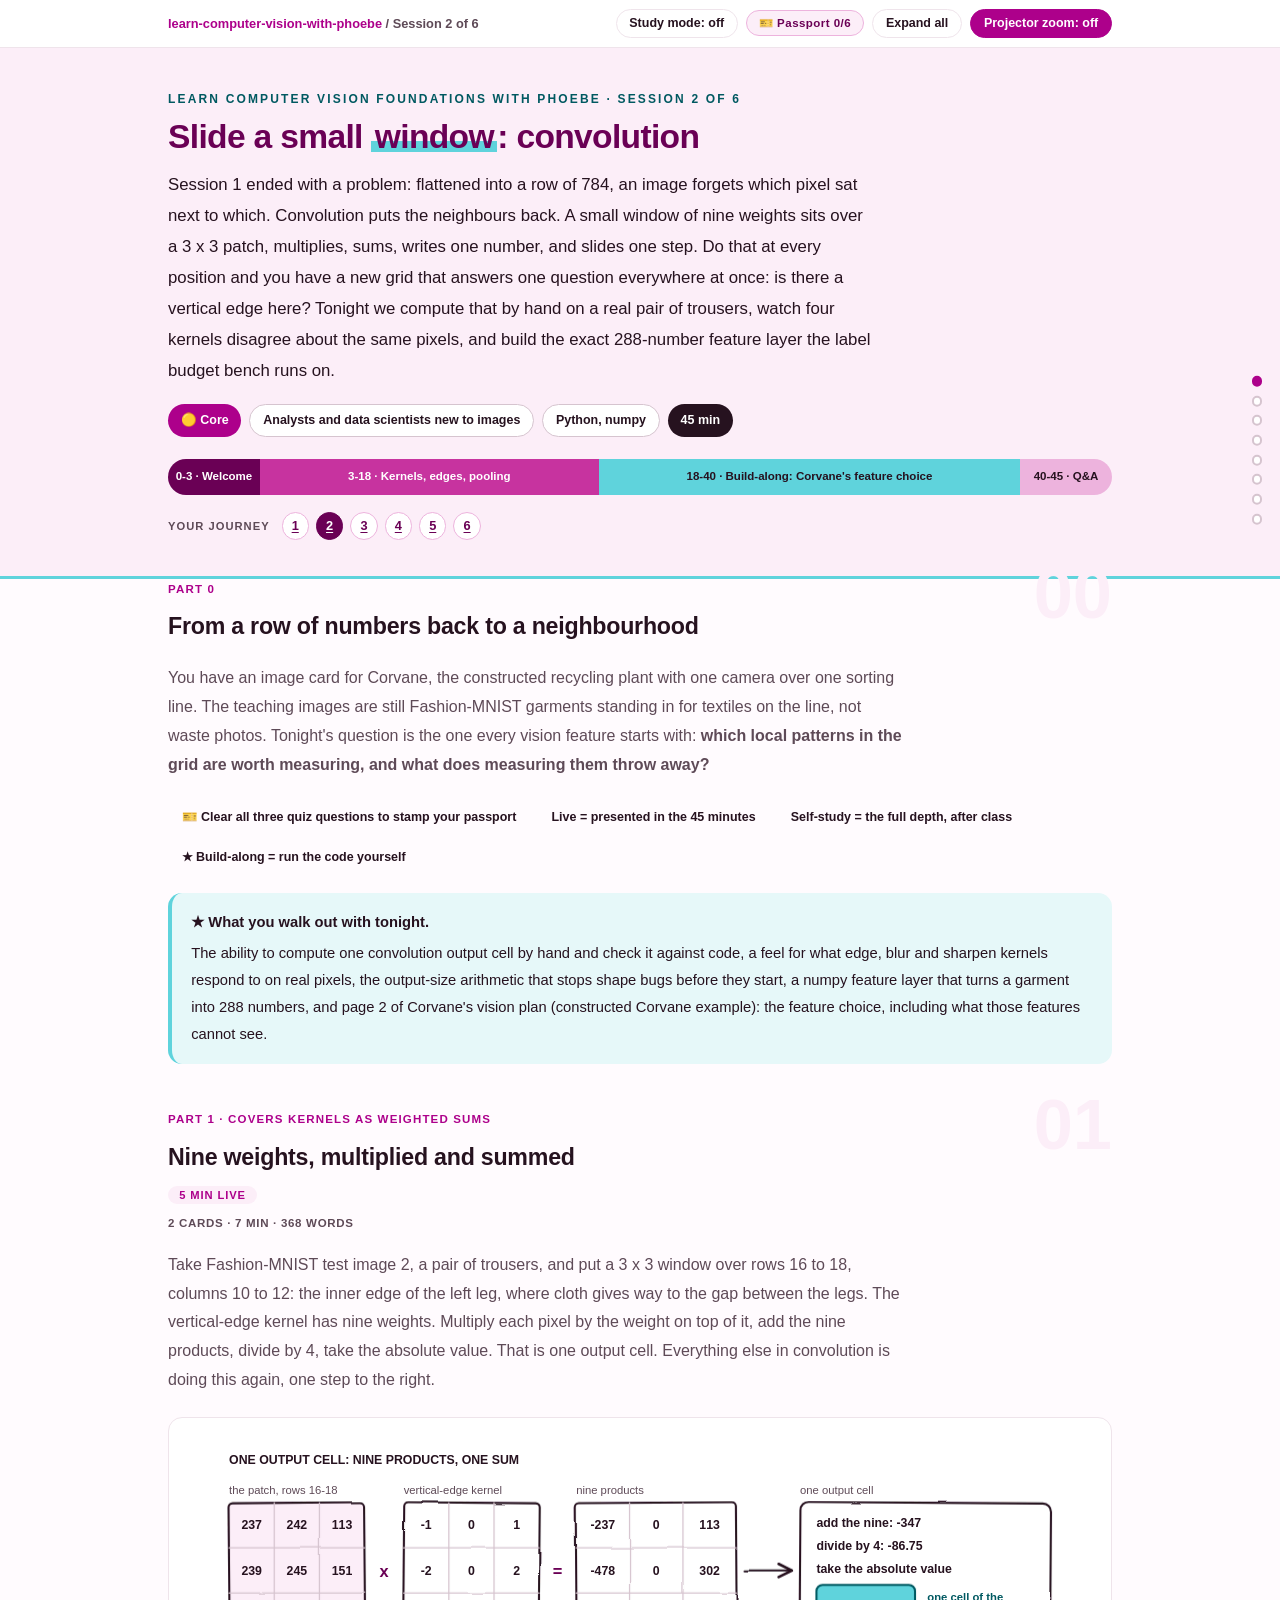
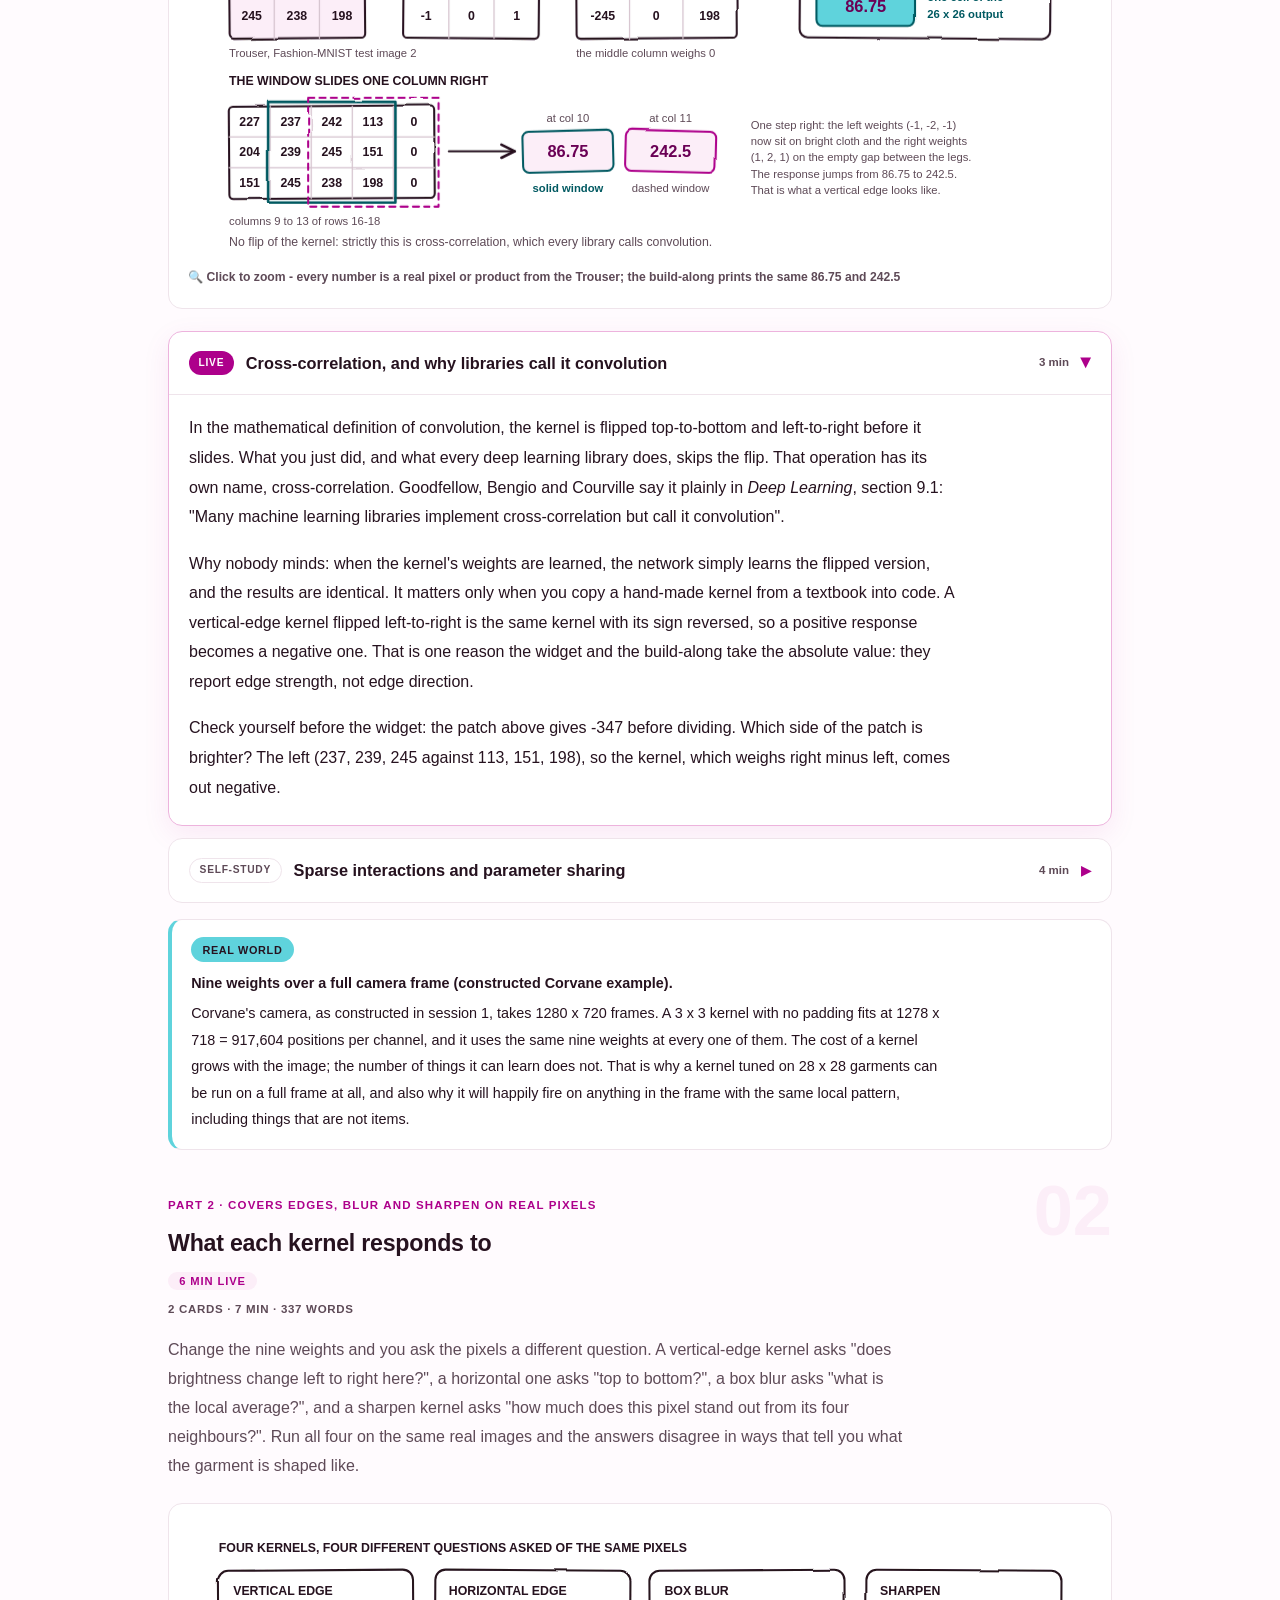
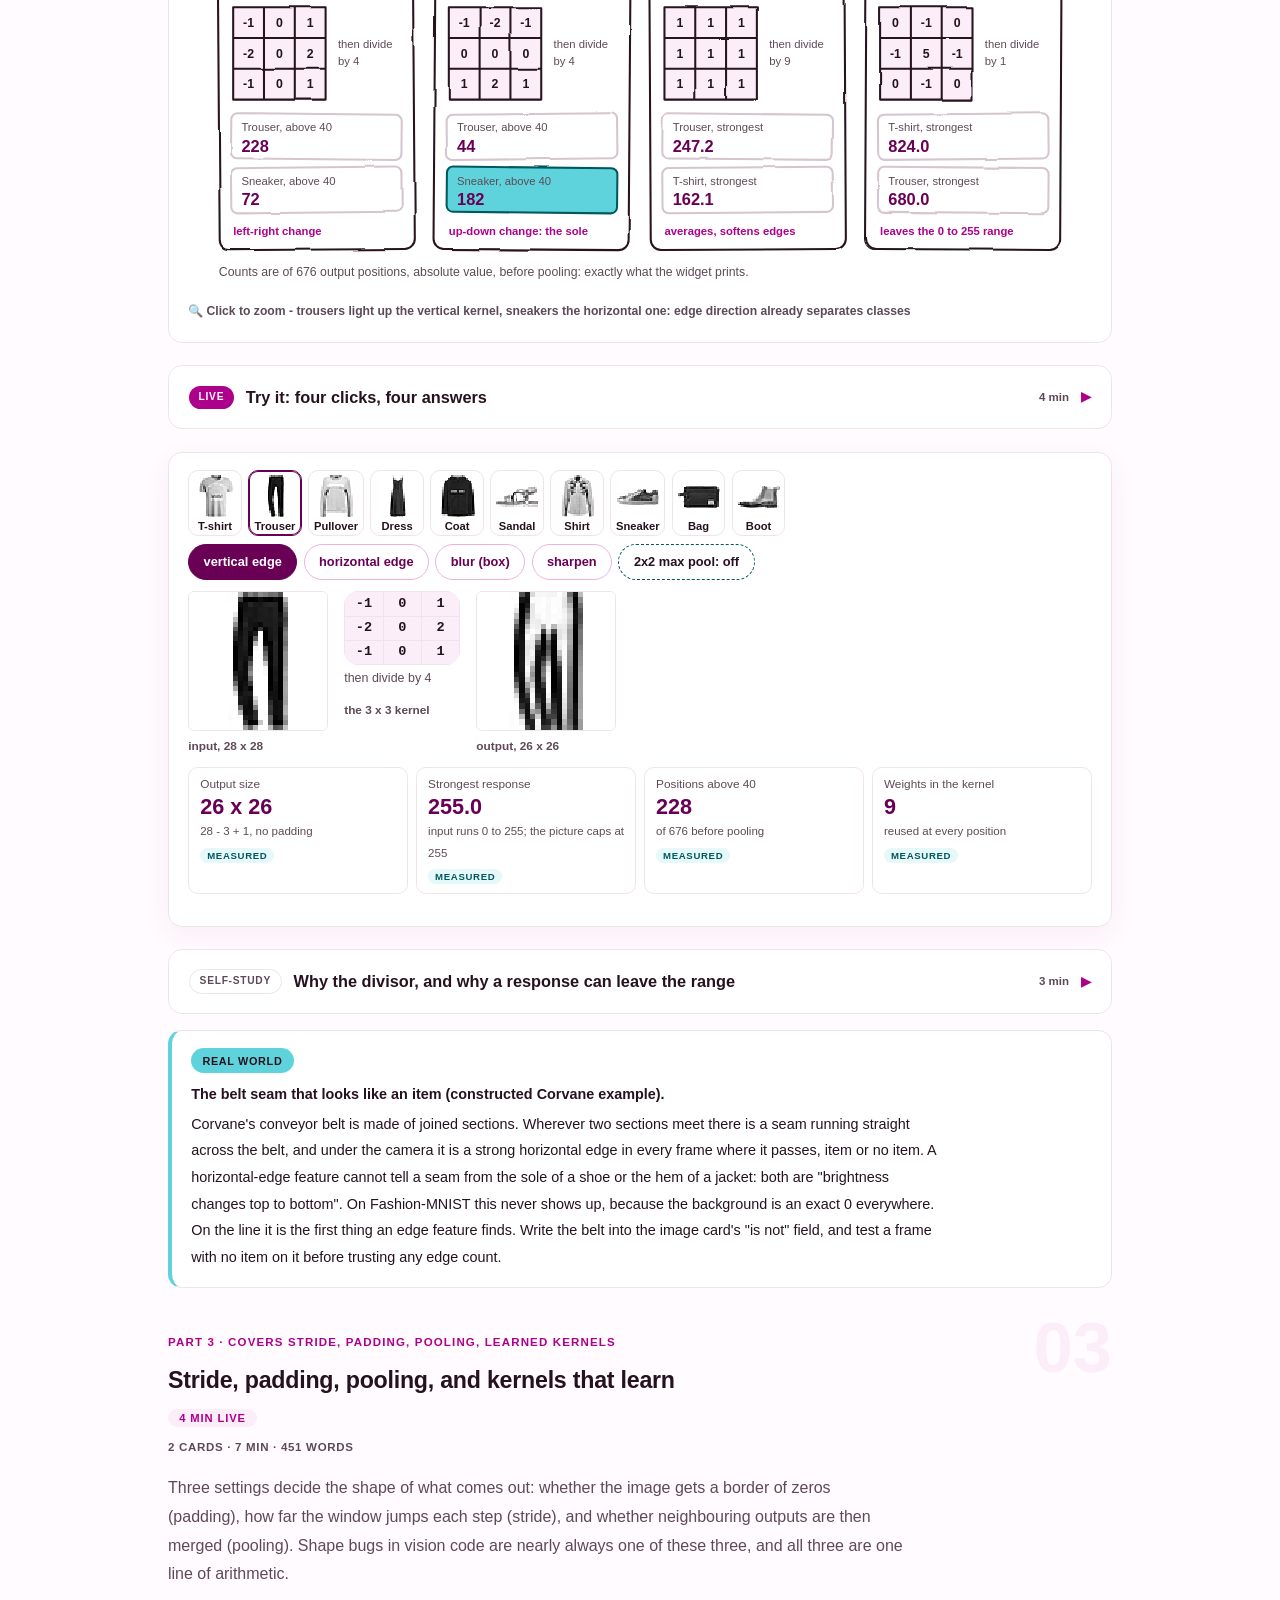
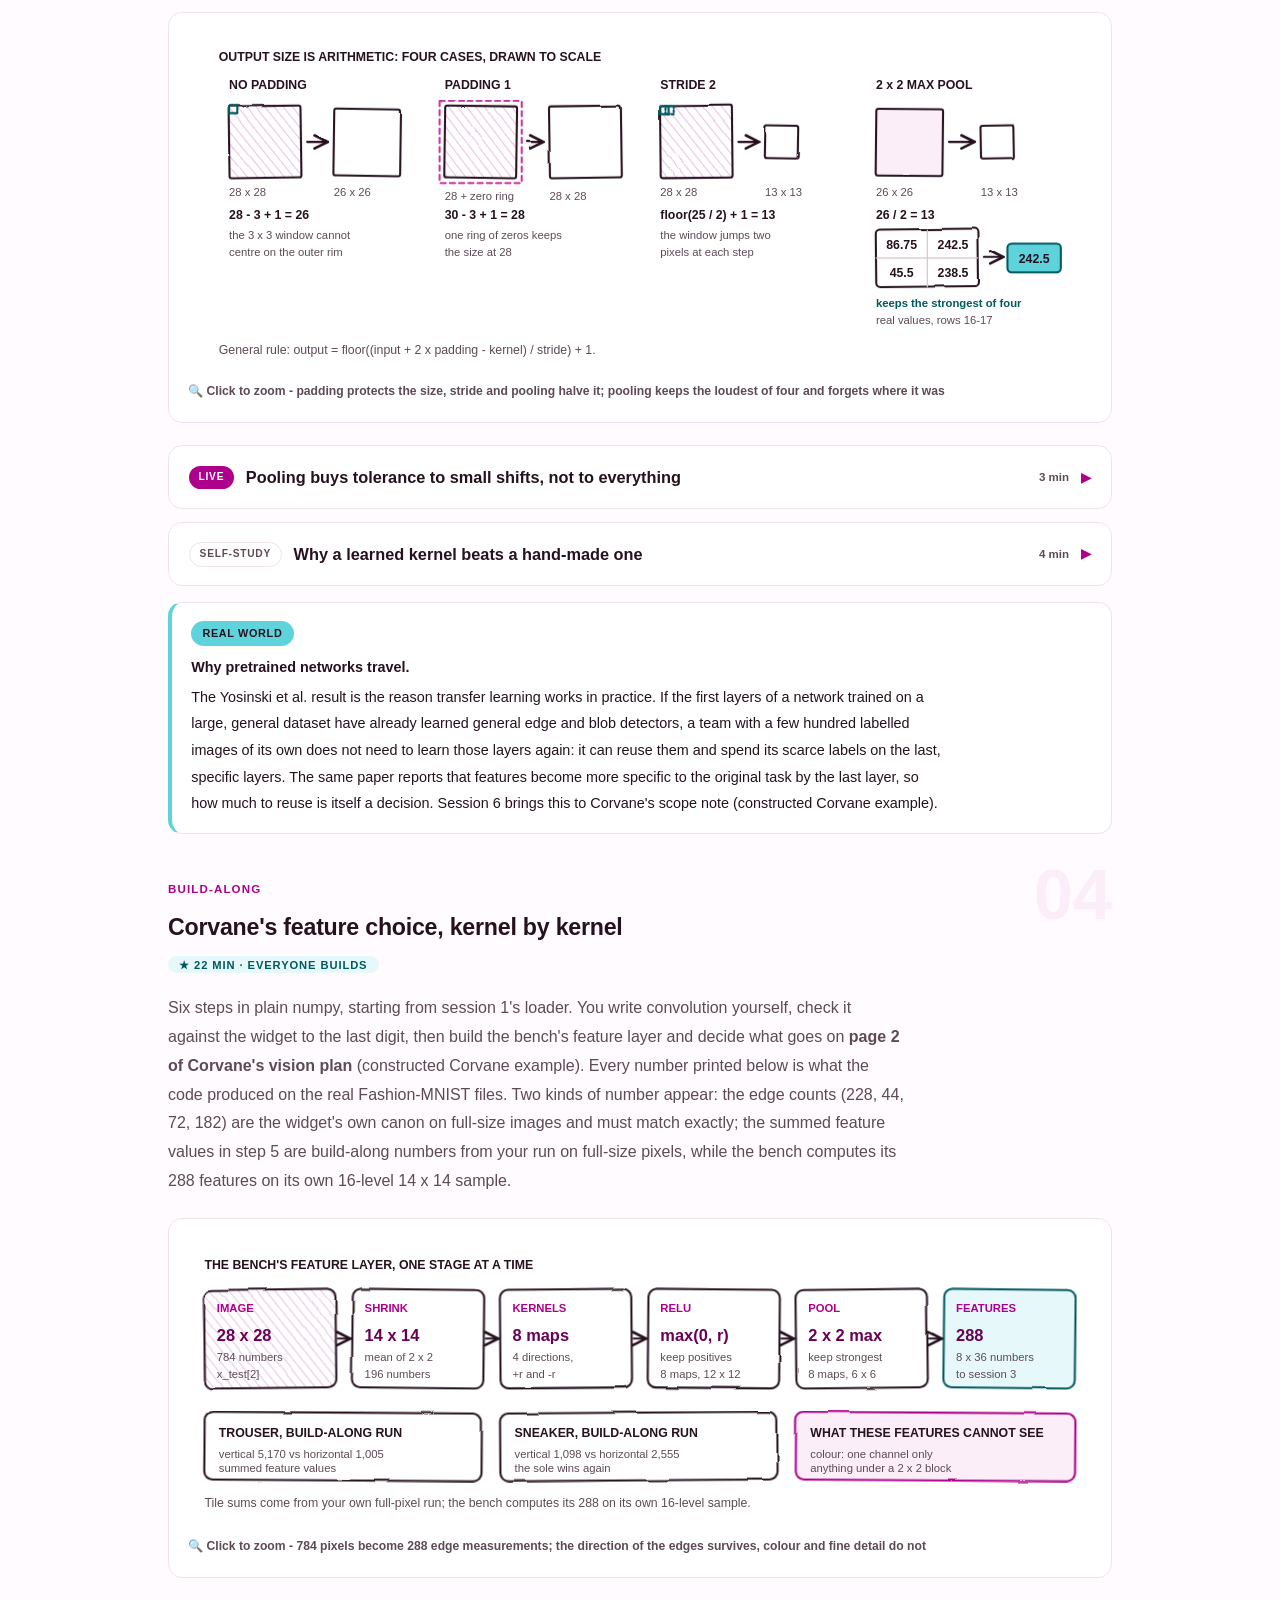
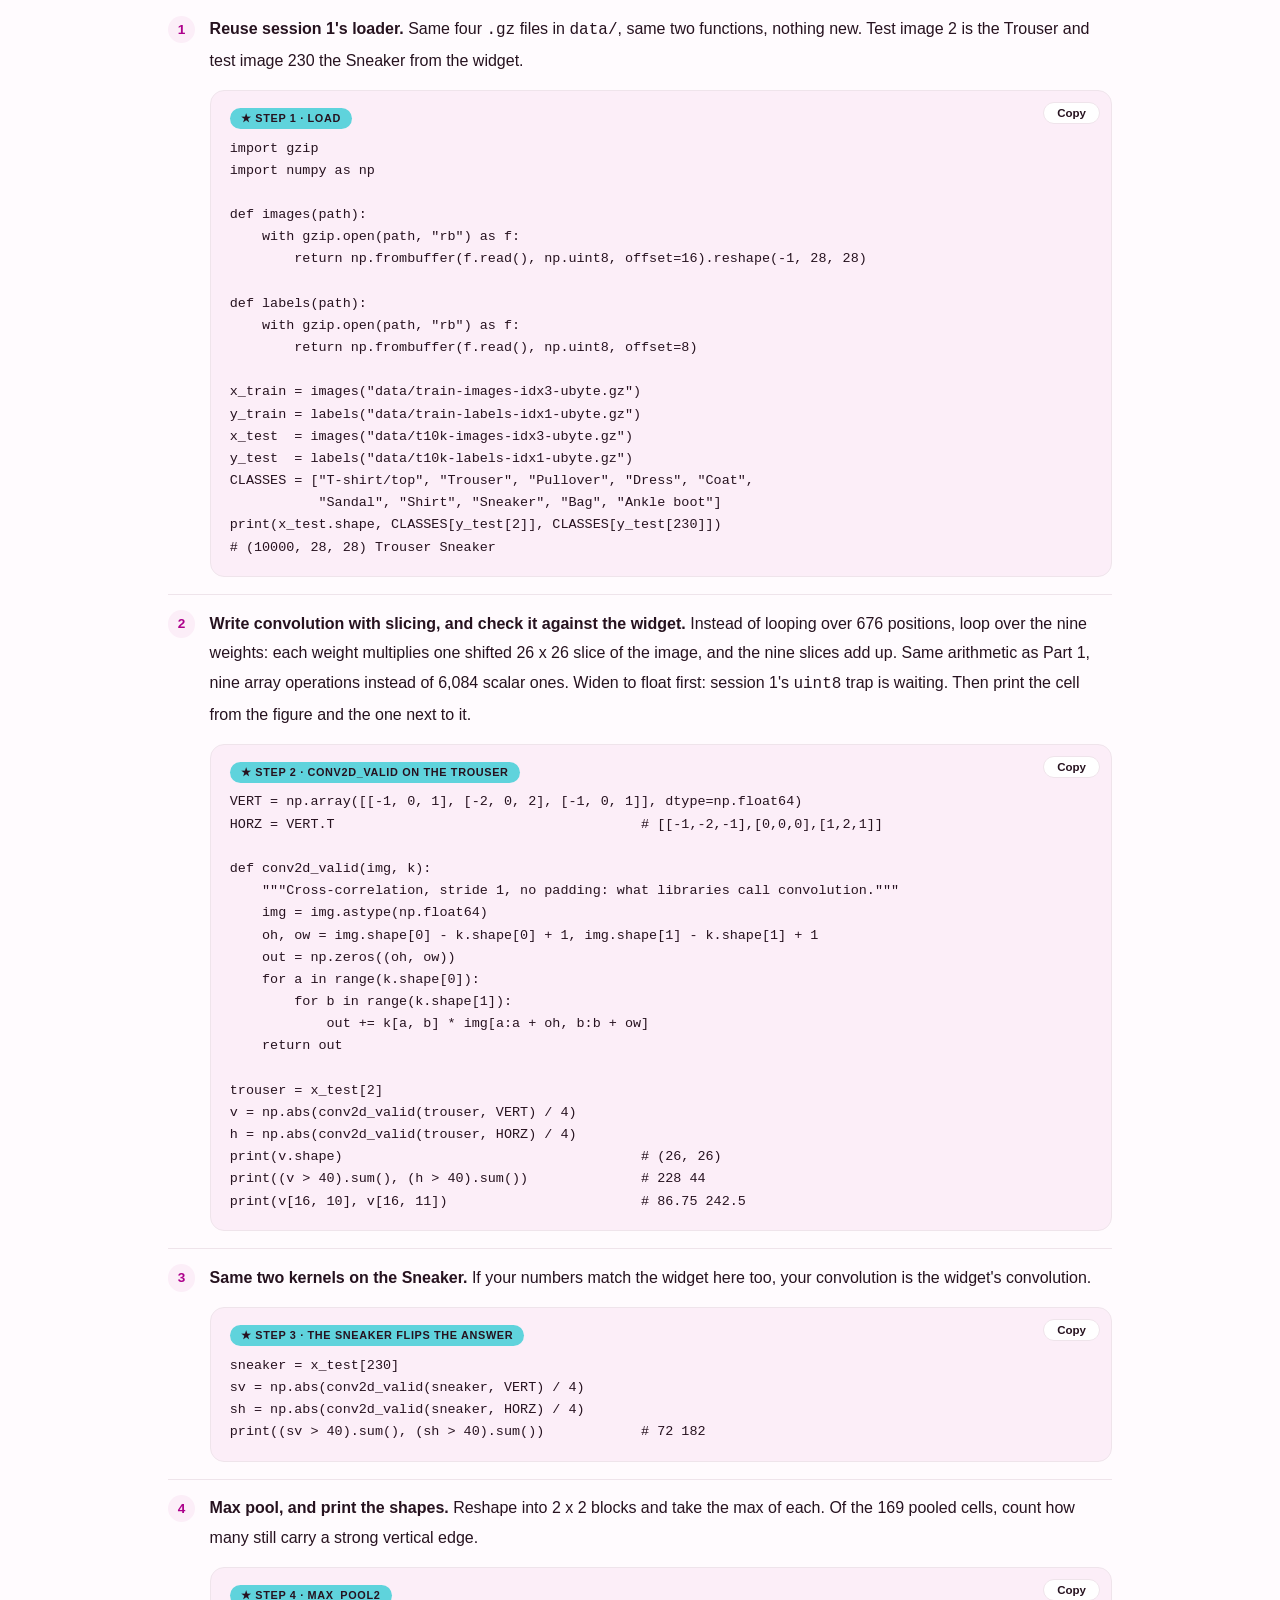
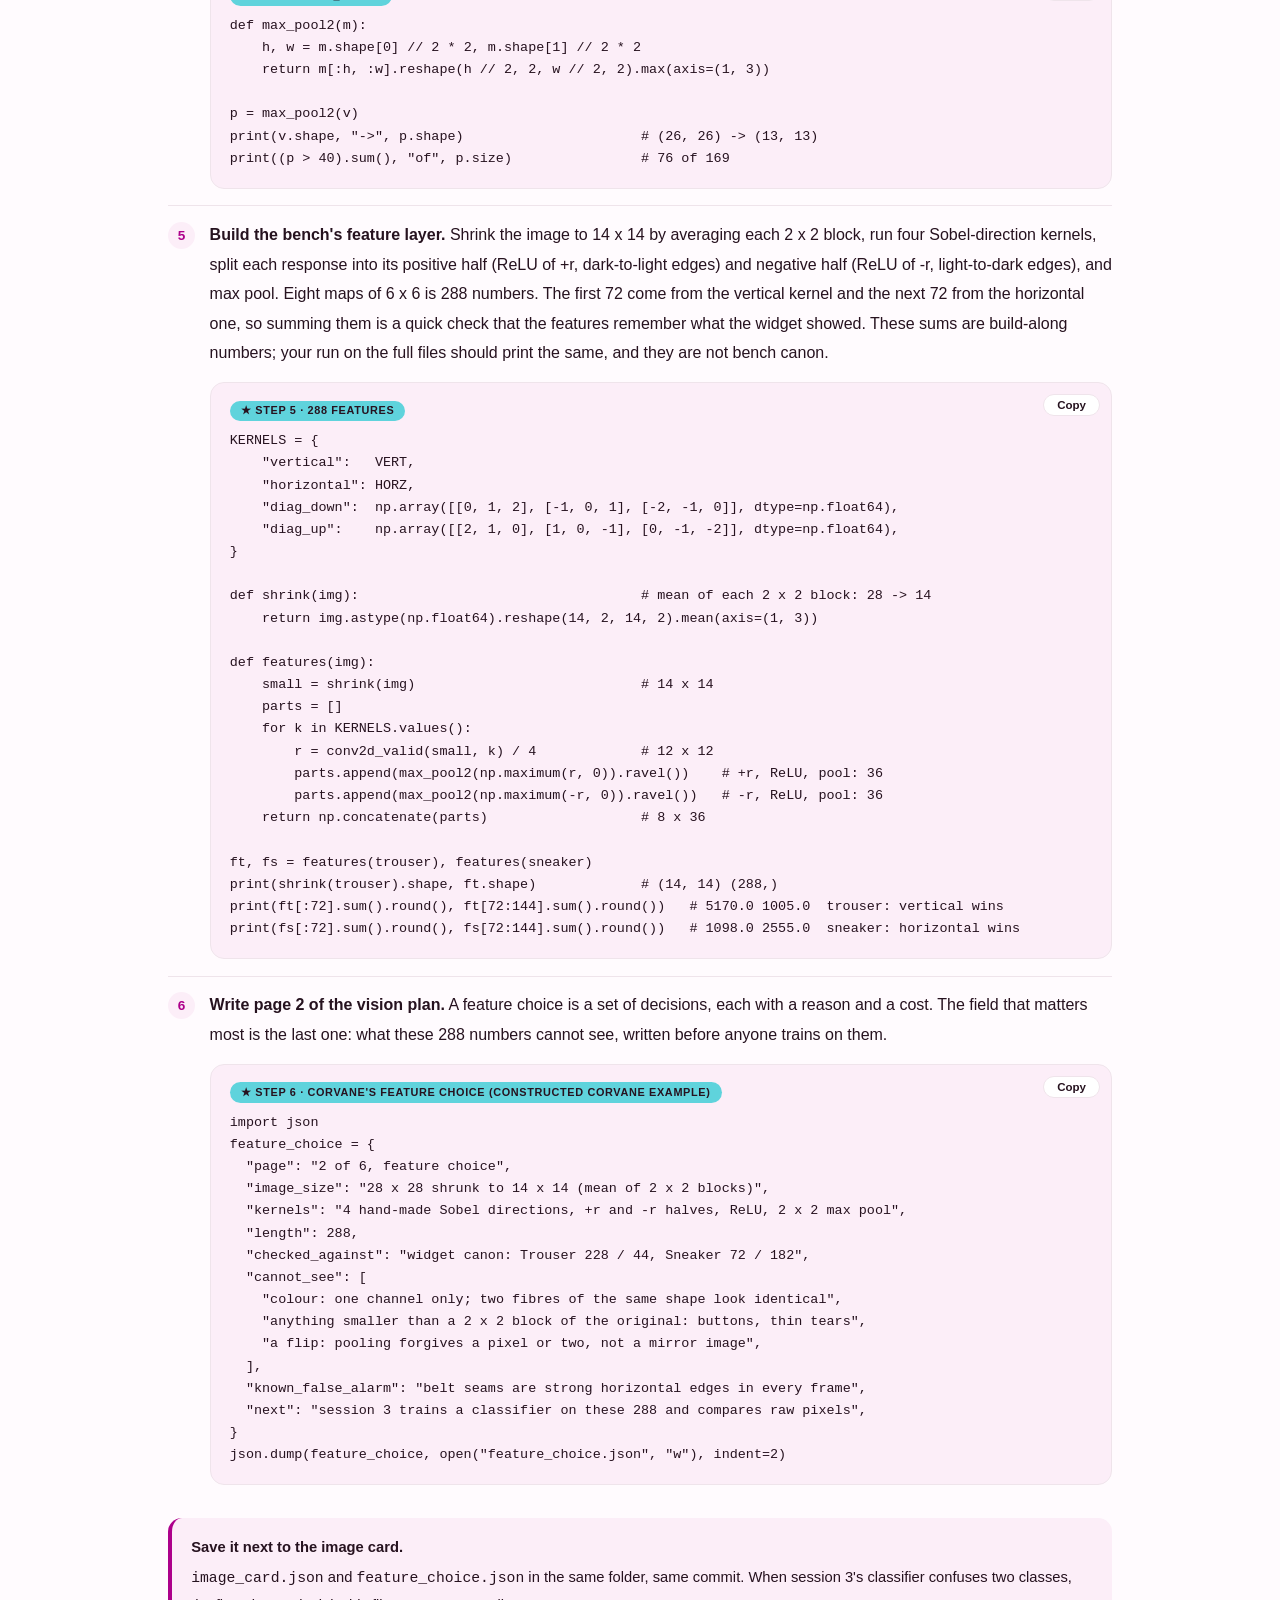
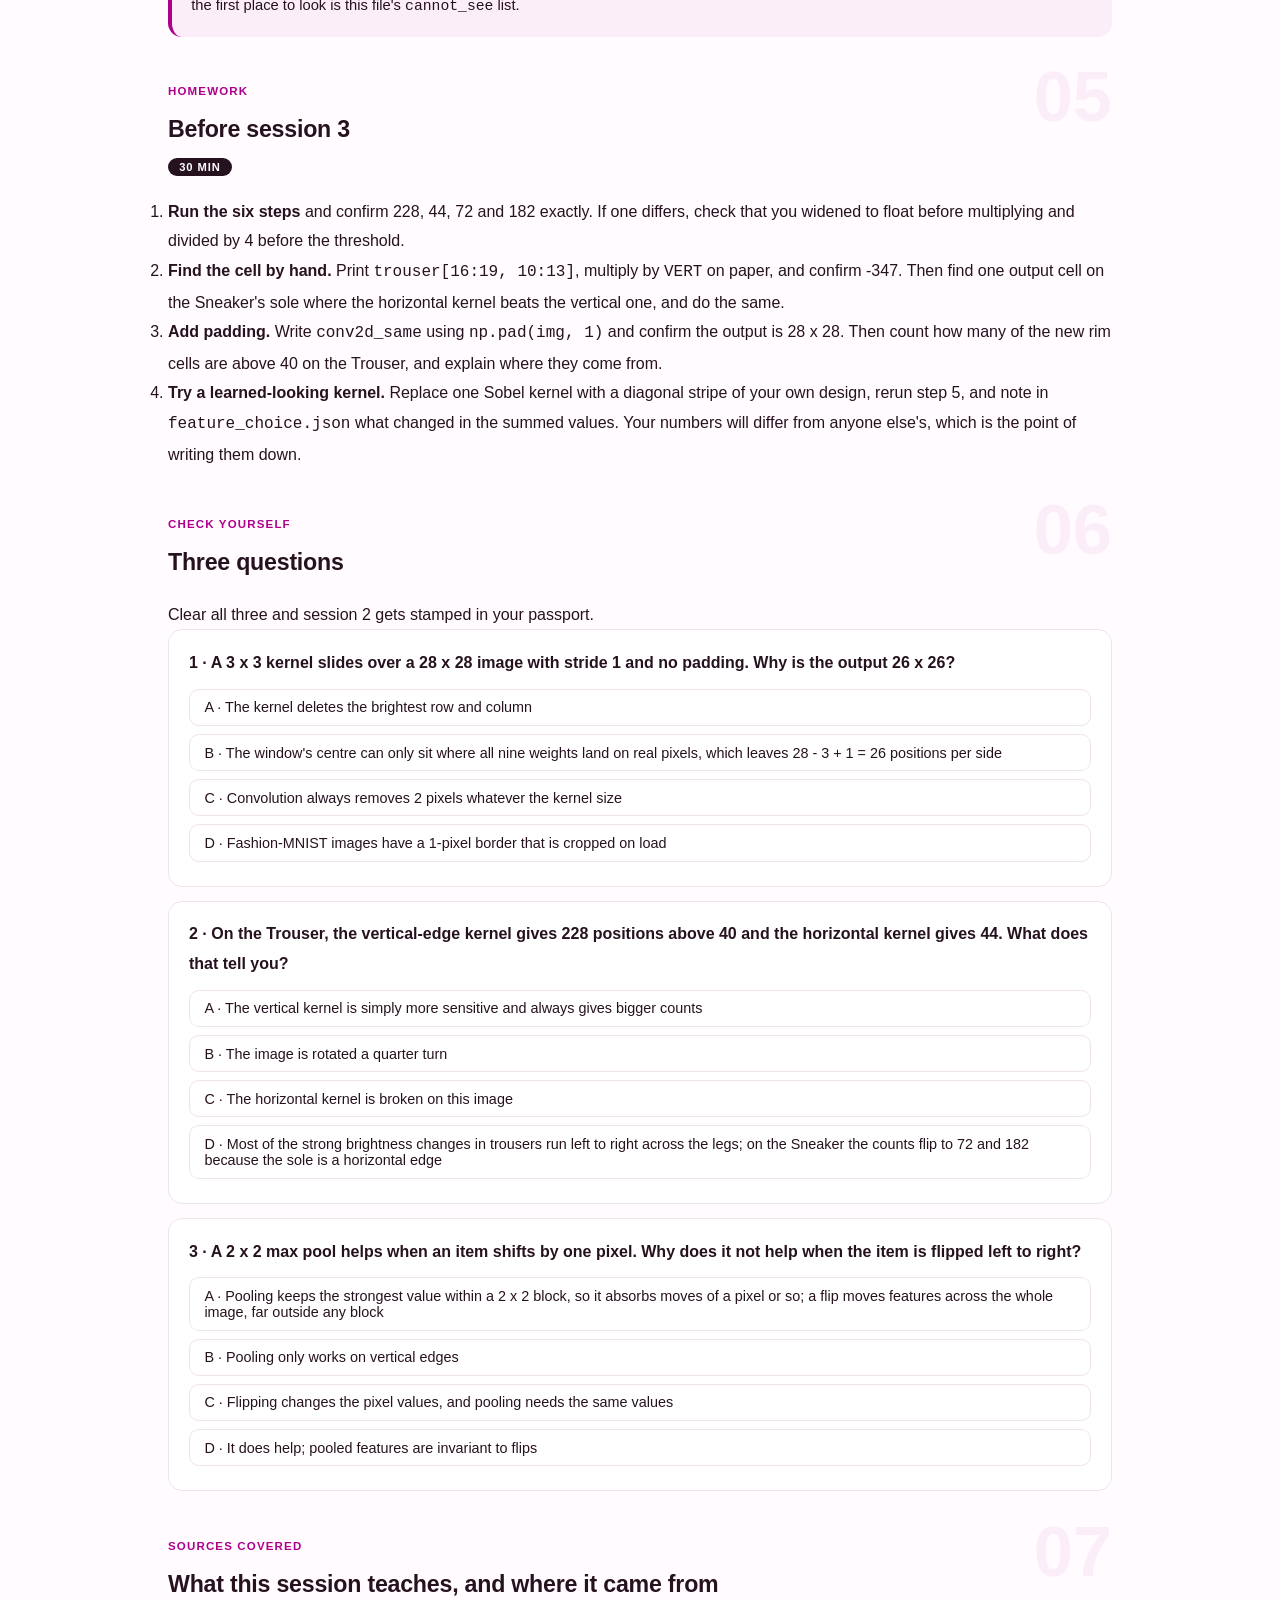
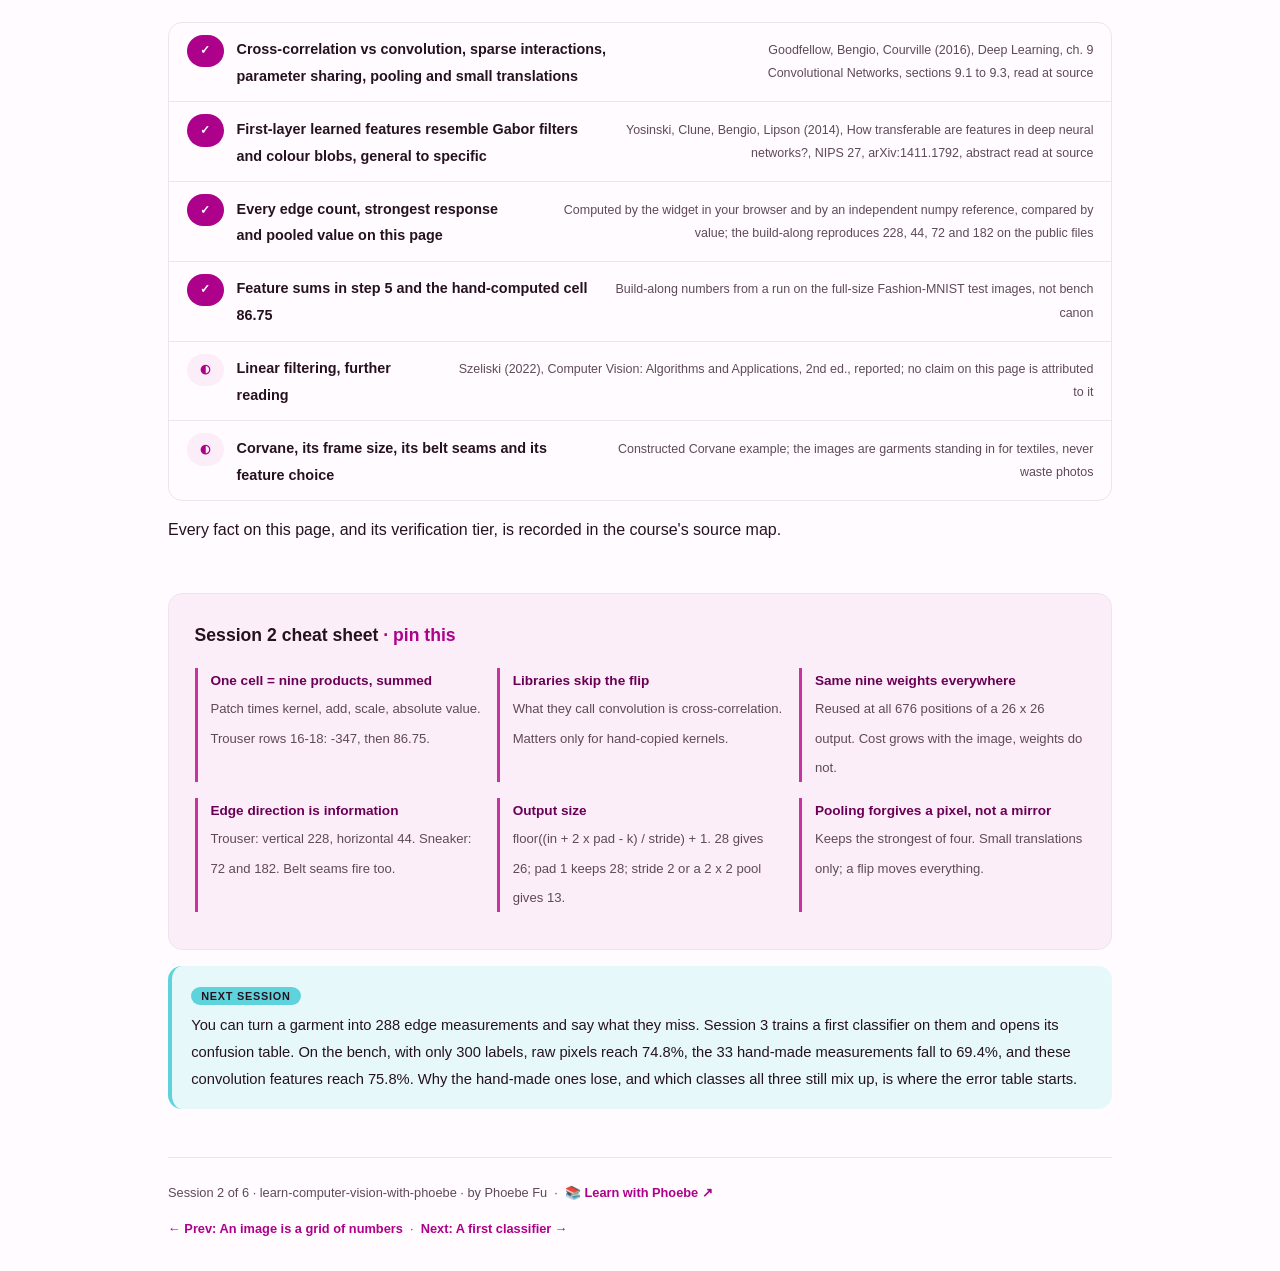
<file: courses/02-slide-a-small-window.html>
<!DOCTYPE html>
<html lang="en">
<head>
<meta charset="UTF-8">
<meta name="viewport" content="width=device-width, initial-scale=1.0">
<!-- social:start -->
<meta name="description" content="Session 2 of 6. Convolution is nine weights, multiplied and summed, slid across every position of an image. Edge, blur and sharpen kernels on real Fashion-MNIST pixels, output-size arithmetic, pooling, and the 288-number feature layer the label budget bench uses. Computed in your browser and in numpy.">
<meta property="og:type" content="article">
<meta property="og:site_name" content="Learn with Phoebe">
<meta property="og:title" content="Slide a small window: convolution - learn computer vision with phoebe">
<meta property="og:description" content="Session 2 of 6. On a real pair of trousers a vertical-edge kernel finds 228 strong responses and a horizontal one finds 44. On a sneaker it flips: 72 and 182.">
<meta property="og:url" content="https://phoebefu6.github.io/learn-computer-vision-with-phoebe/courses/02-slide-a-small-window.html">
<meta property="og:image" content="https://phoebefu6.github.io/learn-computer-vision-with-phoebe/assets/og-cover.png">
<meta property="og:image:width" content="1200">
<meta property="og:image:height" content="630">
<meta name="twitter:card" content="summary_large_image">
<meta name="twitter:title" content="Slide a small window: convolution - learn computer vision with phoebe">
<meta name="twitter:description" content="Session 2 of 6. Kernels as weighted sums, edges and blur on real pixels, stride, padding, pooling, and the feature layer behind the bench.">
<meta name="twitter:image" content="https://phoebefu6.github.io/learn-computer-vision-with-phoebe/assets/og-cover.png">
<!-- social:end -->
<title>Session 2 · Slide a small window: convolution - learn computer vision with phoebe</title>
<link rel="stylesheet" href="../assets/style.css?v=2">
</head>
<body>

<div class="toolbar">
  <div class="wrap">
    <span class="crumb"><a href="../index.html">learn-computer-vision-with-phoebe</a> / Session 2 of 6</span>
    <button class="btn" id="toggle-all" type="button">Expand all</button>
    <button class="btn primary" id="zoom-toggle" type="button">Projector zoom: off</button>
  </div>
</div>

<header class="masthead">
  <div class="wrap">
    <div class="eyebrow">Learn Computer Vision Foundations with Phoebe · Session 2 of 6</div>
    <h1>Slide a small <span class="accent">window</span>: convolution</h1>
    <p class="sub">Session 1 ended with a problem: flattened into a row of 784, an image forgets which pixel sat next to which. Convolution puts the neighbours back. A small window of nine weights sits over a 3 x 3 patch, multiplies, sums, writes one number, and slides one step. Do that at every position and you have a new grid that answers one question everywhere at once: is there a vertical edge here? Tonight we compute that by hand on a real pair of trousers, watch four kernels disagree about the same pixels, and build the exact 288-number feature layer the label budget bench runs on.</p>
    <div class="chip-row">
      <span class="chip level">🟡 Core</span>
      <span class="chip audience">Analysts and data scientists new to images</span>
      <span class="chip audience">Python, numpy</span>
      <span class="chip time">45 min</span>
    </div>
    <div class="agenda">
      <span class="a1" style="flex:1">0-3 · Welcome</span>
      <span class="a2" style="flex:4">3-18 · Kernels, edges, pooling</span>
      <span class="a3" style="flex:5">18-40 · Build-along: Corvane's feature choice</span>
      <span class="a4" style="flex:1">40-45 · Q&amp;A</span>
    </div>
  </div>
</header>

<main class="wrap">

  <section class="section" id="intro">
    <div class="section-kicker">
      <span class="klabel">Part 0</span>
      <h2>From a row of numbers back to a neighbourhood</h2>
    </div>
    <p class="lede">You have an image card for Corvane, the constructed recycling plant with one camera over one sorting line. The teaching images are still Fashion-MNIST garments standing in for textiles on the line, not waste photos. Tonight's question is the one every vision feature starts with: <strong>which local patterns in the grid are worth measuring, and what does measuring them throw away?</strong></p>

    <div class="legend">
      <span class="pill">🎫 Clear all three quiz questions to stamp your passport</span>
      <span class="pill">Live = presented in the 45 minutes</span>
      <span class="pill">Self-study = the full depth, after class</span>
      <span class="pill">★ Build-along = run the code yourself</span>
    </div>

    <div class="callout win">
      <p><strong>★ What you walk out with tonight.</strong> The ability to compute one convolution output cell by hand and check it against code, a feel for what edge, blur and sharpen kernels respond to on real pixels, the output-size arithmetic that stops shape bugs before they start, a numpy feature layer that turns a garment into 288 numbers, and page 2 of Corvane's vision plan (constructed Corvane example): the feature choice, including what those features cannot see.</p>
    </div>
  </section>

  <section class="section" id="part-1">
    <div class="section-kicker">
      <span class="klabel">Part 1 · covers kernels as weighted sums</span>
      <h2>Nine weights, multiplied and summed</h2>
      <span class="tag concept">5 min live</span>
    </div>
    <p class="lede">Take Fashion-MNIST test image 2, a pair of trousers, and put a 3 x 3 window over rows 16 to 18, columns 10 to 12: the inner edge of the left leg, where cloth gives way to the gap between the legs. The vertical-edge kernel has nine weights. Multiply each pixel by the weight on top of it, add the nine products, divide by 4, take the absolute value. That is one output cell. Everything else in convolution is doing this again, one step to the right.</p>

    <figure class="zoomable">
      <svg viewBox="0 0 880 408" xmlns="http://www.w3.org/2000/svg" role="img" aria-label="A real 3 by 3 patch from the Trouser, rows 16 to 18 and columns 10 to 12, values 237 242 113, 239 245 151, 245 238 198, under the vertical-edge kernel minus 1 0 1, minus 2 0 2, minus 1 0 1. The nine products are minus 237, 0, 113, minus 478, 0, 302, minus 245, 0, 198. They sum to minus 347, divided by 4 is minus 86.75, absolute value 86.75 in one output cell. Sliding the window one column right gives 242.5.">
        <defs>
          <filter id="s2aSk" x="-3%" y="-3%" width="106%" height="106%"><feTurbulence type="fractalNoise" baseFrequency="0.02" numOctaves="2" seed="53" result="n"/><feDisplacementMap in="SourceGraphic" in2="n" scale="2.4" xChannelSelector="R" yChannelSelector="G"/></filter>
          <pattern id="s2aHc" patternUnits="userSpaceOnUse" width="7" height="7" patternTransform="rotate(-38)"><line x1="0" y1="0" x2="0" y2="7" stroke="#AD008B" stroke-width="1" opacity=".5"/></pattern>
          <marker id="s2aAr" viewBox="0 0 10 10" refX="9" refY="5" markerWidth="8" markerHeight="8" orient="auto"><path d="M1 1 L9 5 L1 9" fill="none" stroke="#26121F" stroke-width="1.6" stroke-linecap="round"/></marker>
        </defs>
        <style>
          .s2aH { font: 800 12px Inter, sans-serif; fill: #26121F; }
          .s2aL { font: 600 12px Inter, sans-serif; fill: #26121F; }
          .s2aS { font: 400 11px Inter, sans-serif; fill: #5E4A57; }
          .s2aB { font: 800 11px Inter, sans-serif; fill: #005961; }
          .s2aV { font: 800 16px Inter, sans-serif; fill: #6A0055; }
          .s2aN { font: 400 12px Inter, sans-serif; fill: #5E4A57; }
        </style>

        <text class="s2aH" x="40" y="26">ONE OUTPUT CELL: NINE PRODUCTS, ONE SUM</text>

        <g filter="url(#s2aSk)" fill="none" stroke="#26121F" stroke-width="2" stroke-linecap="round" stroke-linejoin="round">
          <!-- the real patch -->
          <rect x="40" y="64" width="132" height="132" rx="4" transform="rotate(-0.5 106 130)" fill="#FCEEF8"/>
          <path d="M84 64 L84 196 M128 64 L128 196 M40 108 L172 108 M40 152 L172 152" stroke="#D6C4CF" stroke-width="1.2"/>
          <!-- the kernel -->
          <rect x="210" y="64" width="132" height="132" rx="4" transform="rotate(0.5 276 130)" fill="#FFFFFF"/>
          <path d="M254 64 L254 196 M298 64 L298 196 M210 108 L342 108 M210 152 L342 152" stroke="#D6C4CF" stroke-width="1.2"/>
          <!-- the products -->
          <rect x="378" y="64" width="156" height="132" rx="4" transform="rotate(-0.4 456 130)" fill="#FFFFFF"/>
          <path d="M430 64 L430 196 M482 64 L482 196 M378 108 L534 108 M378 152 L534 152" stroke="#D6C4CF" stroke-width="1.2"/>
          <path d="M542 130 L588 130" marker-end="url(#s2aAr)"/>
          <!-- the sum -->
          <rect x="596" y="64" width="244" height="132" rx="8" transform="rotate(0.4 718 130)" fill="#FFFFFF"/>
          <rect x="612" y="144" width="96" height="40" rx="6" fill="#5FD3DC" stroke="#005961"/>
          <!-- sliding strip -->
          <rect x="40" y="262" width="200" height="90" rx="4" transform="rotate(-0.4 140 307)" fill="#FFFFFF"/>
          <path d="M80 262 L80 352 M120 262 L120 352 M160 262 L160 352 M200 262 L200 352 M40 292 L240 292 M40 322 L240 322" stroke="#D6C4CF" stroke-width="1.2"/>
          <path d="M78 258 L202 258 L202 356 L78 356 Z" stroke="#005961" stroke-width="2.5"/>
          <path d="M117 254 L244 254 L244 360 L117 360 Z" stroke="#AD008B" stroke-dasharray="6 5"/>
          <path d="M254 306 L318 306" marker-end="url(#s2aAr)"/>
          <rect x="326" y="286" width="88" height="40" rx="6" transform="rotate(-1.5 370 306)" fill="#FCEEF8" stroke="#005961"/>
          <rect x="426" y="286" width="88" height="40" rx="6" transform="rotate(1.5 470 306)" fill="#FCEEF8" stroke="#AD008B"/>
        </g>

        <text class="s2aS" x="40" y="56">the patch, rows 16-18</text>
        <text class="s2aS" x="210" y="56">vertical-edge kernel</text>
        <text class="s2aS" x="378" y="56">nine products</text>
        <text class="s2aS" x="596" y="56">one output cell</text>

        <text class="s2aL" x="62" y="90" text-anchor="middle">237</text>
        <text class="s2aL" x="106" y="90" text-anchor="middle">242</text>
        <text class="s2aL" x="150" y="90" text-anchor="middle">113</text>
        <text class="s2aL" x="62" y="134" text-anchor="middle">239</text>
        <text class="s2aL" x="106" y="134" text-anchor="middle">245</text>
        <text class="s2aL" x="150" y="134" text-anchor="middle">151</text>
        <text class="s2aL" x="62" y="178" text-anchor="middle">245</text>
        <text class="s2aL" x="106" y="178" text-anchor="middle">238</text>
        <text class="s2aL" x="150" y="178" text-anchor="middle">198</text>

        <text class="s2aV" x="191" y="136" text-anchor="middle">x</text>

        <text class="s2aL" x="232" y="90" text-anchor="middle">-1</text>
        <text class="s2aL" x="276" y="90" text-anchor="middle">0</text>
        <text class="s2aL" x="320" y="90" text-anchor="middle">1</text>
        <text class="s2aL" x="232" y="134" text-anchor="middle">-2</text>
        <text class="s2aL" x="276" y="134" text-anchor="middle">0</text>
        <text class="s2aL" x="320" y="134" text-anchor="middle">2</text>
        <text class="s2aL" x="232" y="178" text-anchor="middle">-1</text>
        <text class="s2aL" x="276" y="178" text-anchor="middle">0</text>
        <text class="s2aL" x="320" y="178" text-anchor="middle">1</text>

        <text class="s2aV" x="360" y="136" text-anchor="middle">=</text>

        <text class="s2aL" x="404" y="90" text-anchor="middle">-237</text>
        <text class="s2aL" x="456" y="90" text-anchor="middle">0</text>
        <text class="s2aL" x="508" y="90" text-anchor="middle">113</text>
        <text class="s2aL" x="404" y="134" text-anchor="middle">-478</text>
        <text class="s2aL" x="456" y="134" text-anchor="middle">0</text>
        <text class="s2aL" x="508" y="134" text-anchor="middle">302</text>
        <text class="s2aL" x="404" y="178" text-anchor="middle">-245</text>
        <text class="s2aL" x="456" y="178" text-anchor="middle">0</text>
        <text class="s2aL" x="508" y="178" text-anchor="middle">198</text>

        <text class="s2aL" x="612" y="88">add the nine: -347</text>
        <text class="s2aL" x="612" y="110">divide by 4: -86.75</text>
        <text class="s2aL" x="612" y="132">take the absolute value</text>
        <text class="s2aV" x="660" y="170" text-anchor="middle">86.75</text>
        <text class="s2aB" x="720" y="160">one cell of the</text>
        <text class="s2aB" x="720" y="176">26 x 26 output</text>

        <text class="s2aS" x="40" y="214">Trouser, Fashion-MNIST test image 2</text>
        <text class="s2aS" x="378" y="214">the middle column weighs 0</text>

        <text class="s2aH" x="40" y="242">THE WINDOW SLIDES ONE COLUMN RIGHT</text>
        <text class="s2aL" x="60" y="281" text-anchor="middle">227</text>
        <text class="s2aL" x="100" y="281" text-anchor="middle">237</text>
        <text class="s2aL" x="140" y="281" text-anchor="middle">242</text>
        <text class="s2aL" x="180" y="281" text-anchor="middle">113</text>
        <text class="s2aL" x="220" y="281" text-anchor="middle">0</text>
        <text class="s2aL" x="60" y="311" text-anchor="middle">204</text>
        <text class="s2aL" x="100" y="311" text-anchor="middle">239</text>
        <text class="s2aL" x="140" y="311" text-anchor="middle">245</text>
        <text class="s2aL" x="180" y="311" text-anchor="middle">151</text>
        <text class="s2aL" x="220" y="311" text-anchor="middle">0</text>
        <text class="s2aL" x="60" y="341" text-anchor="middle">151</text>
        <text class="s2aL" x="100" y="341" text-anchor="middle">245</text>
        <text class="s2aL" x="140" y="341" text-anchor="middle">238</text>
        <text class="s2aL" x="180" y="341" text-anchor="middle">198</text>
        <text class="s2aL" x="220" y="341" text-anchor="middle">0</text>
        <text class="s2aS" x="40" y="378">columns 9 to 13 of rows 16-18</text>

        <text class="s2aS" x="370" y="278" text-anchor="middle">at col 10</text>
        <text class="s2aS" x="470" y="278" text-anchor="middle">at col 11</text>
        <text class="s2aV" x="370" y="312" text-anchor="middle">86.75</text>
        <text class="s2aV" x="470" y="312" text-anchor="middle">242.5</text>
        <text class="s2aB" x="370" y="346" text-anchor="middle">solid window</text>
        <text class="s2aS" x="470" y="346" text-anchor="middle">dashed window</text>

        <text class="s2aS" x="548" y="284">One step right: the left weights (-1, -2, -1)</text>
        <text class="s2aS" x="548" y="300">now sit on bright cloth and the right weights</text>
        <text class="s2aS" x="548" y="316">(1, 2, 1) on the empty gap between the legs.</text>
        <text class="s2aS" x="548" y="332">The response jumps from 86.75 to 242.5.</text>
        <text class="s2aS" x="548" y="348">That is what a vertical edge looks like.</text>

        <text class="s2aN" x="40" y="398">No flip of the kernel: strictly this is cross-correlation, which every library calls convolution.</text>
      </svg>
      <figcaption>🔍 Click to zoom - every number is a real pixel or product from the Trouser; the build-along prints the same 86.75 and 242.5</figcaption>
    </figure>

    <details class="card" open>
      <summary><span class="mode live">Live</span>Cross-correlation, and why libraries call it convolution<span class="mini">3 min</span><span class="caret">▶</span></summary>
      <div class="body">
        <p>In the mathematical definition of convolution, the kernel is flipped top-to-bottom and left-to-right before it slides. What you just did, and what every deep learning library does, skips the flip. That operation has its own name, cross-correlation. Goodfellow, Bengio and Courville say it plainly in <em>Deep Learning</em>, section 9.1: "Many machine learning libraries implement cross-correlation but call it convolution".</p>
        <p>Why nobody minds: when the kernel's weights are learned, the network simply learns the flipped version, and the results are identical. It matters only when you copy a hand-made kernel from a textbook into code. A vertical-edge kernel flipped left-to-right is the same kernel with its sign reversed, so a positive response becomes a negative one. That is one reason the widget and the build-along take the absolute value: they report edge strength, not edge direction.</p>
        <p>Check yourself before the widget: the patch above gives -347 before dividing. Which side of the patch is brighter? The left (237, 239, 245 against 113, 151, 198), so the kernel, which weighs right minus left, comes out negative.</p>
      </div>
    </details>

    <details class="card">
      <summary><span class="mode self">Self-study</span>Sparse interactions and parameter sharing<span class="mini">4 min</span><span class="caret">▶</span></summary>
      <div class="body">
        <p>Section 9.2 of Goodfellow et al. says convolution "leverages three important ideas": sparse interactions, parameter sharing and equivariant representations. All three are visible in one picture.</p>
        <p><strong>Sparse interactions.</strong> Each output cell looks at 9 of the 784 input pixels, never the rest. The cell at row 16, column 10 has no idea what the trouser waistband looks like.</p>
        <p><strong>Parameter sharing.</strong> The same nine weights are reused at all 676 positions of the 26 x 26 output. The kernel that finds the inner edge of the left leg finds the outer edge of the right leg with no extra weights. That is why the widget's readout says "9, reused at every position".</p>
        <p><strong>Equivariance.</strong> Shift the trousers two pixels right and the edge map shifts two pixels right with it: the responses move, they do not change. Part 3 shows what pooling adds on top of that, and what it does not.</p>
        <p>How much this saves against a layer that connects every pixel to every output is a parameter count, and Part 3 points to where that count lives. Here the point is smaller and more practical: one kernel, nine numbers, the same question asked everywhere.</p>
      </div>
    </details>

    <div class="callout example">
      <span class="ex-pill">Real world</span>
      <p><strong>Nine weights over a full camera frame (constructed Corvane example).</strong> Corvane's camera, as constructed in session 1, takes 1280 x 720 frames. A 3 x 3 kernel with no padding fits at 1278 x 718 = 917,604 positions per channel, and it uses the same nine weights at every one of them. The cost of a kernel grows with the image; the number of things it can learn does not. That is why a kernel tuned on 28 x 28 garments can be run on a full frame at all, and also why it will happily fire on anything in the frame with the same local pattern, including things that are not items.</p>
    </div>
  </section>

  <section class="section" id="part-2">
    <div class="section-kicker">
      <span class="klabel">Part 2 · covers edges, blur and sharpen on real pixels</span>
      <h2>What each kernel responds to</h2>
      <span class="tag concept">6 min live</span>
    </div>
    <p class="lede">Change the nine weights and you ask the pixels a different question. A vertical-edge kernel asks "does brightness change left to right here?", a horizontal one asks "top to bottom?", a box blur asks "what is the local average?", and a sharpen kernel asks "how much does this pixel stand out from its four neighbours?". Run all four on the same real images and the answers disagree in ways that tell you what the garment is shaped like.</p>

    <figure class="zoomable">
      <svg viewBox="0 0 880 358" xmlns="http://www.w3.org/2000/svg" role="img" aria-label="Four panels, one per kernel, each with its nine weights and real widget readouts. Vertical edge divided by 4: Trouser 228 positions above 40, Sneaker 72. Horizontal edge divided by 4: Trouser 44, Sneaker 182, highlighted. Box blur divided by 9: Trouser strongest 247.2, T-shirt 162.1. Sharpen divided by 1: T-shirt strongest 824.0, Trouser 680.0, outside the 0 to 255 range.">
        <defs>
          <filter id="s2bSk" x="-3%" y="-3%" width="106%" height="106%"><feTurbulence type="fractalNoise" baseFrequency="0.02" numOctaves="2" seed="61" result="n"/><feDisplacementMap in="SourceGraphic" in2="n" scale="2.4" xChannelSelector="R" yChannelSelector="G"/></filter>
          <pattern id="s2bHc" patternUnits="userSpaceOnUse" width="7" height="7" patternTransform="rotate(-38)"><line x1="0" y1="0" x2="0" y2="7" stroke="#AD008B" stroke-width="1" opacity=".5"/></pattern>
          <marker id="s2bAr" viewBox="0 0 10 10" refX="9" refY="5" markerWidth="8" markerHeight="8" orient="auto"><path d="M1 1 L9 5 L1 9" fill="none" stroke="#26121F" stroke-width="1.6" stroke-linecap="round"/></marker>
        </defs>
        <style>
          .s2bH { font: 800 12px Inter, sans-serif; fill: #26121F; }
          .s2bL { font: 600 12px Inter, sans-serif; fill: #26121F; }
          .s2bS { font: 400 11px Inter, sans-serif; fill: #5E4A57; }
          .s2bV { font: 800 16px Inter, sans-serif; fill: #6A0055; }
          .s2bA { font: 700 11px Inter, sans-serif; fill: #AD008B; }
          .s2bN { font: 400 12px Inter, sans-serif; fill: #5E4A57; }
        </style>

        <text class="s2bH" x="30" y="28">FOUR KERNELS, FOUR DIFFERENT QUESTIONS ASKED OF THE SAME PIXELS</text>

        <g filter="url(#s2bSk)" fill="none" stroke="#26121F" stroke-width="2" stroke-linecap="round" stroke-linejoin="round">
          <rect x="30" y="46" width="190" height="272" rx="10" transform="rotate(-0.4 125 182)" fill="#FFFFFF"/>
          <rect x="240" y="46" width="190" height="272" rx="10" transform="rotate(0.4 335 182)" fill="#FFFFFF"/>
          <rect x="450" y="46" width="190" height="272" rx="10" transform="rotate(-0.3 545 182)" fill="#FFFFFF"/>
          <rect x="660" y="46" width="190" height="272" rx="10" transform="rotate(0.3 755 182)" fill="#FFFFFF"/>
          <!-- kernel grids -->
          <path d="M44 82 L134 82 L134 172 L44 172 Z M74 82 L74 172 M104 82 L104 172 M44 112 L134 112 M44 142 L134 142" fill="#FCEEF8"/>
          <path d="M254 82 L344 82 L344 172 L254 172 Z M284 82 L284 172 M314 82 L314 172 M254 112 L344 112 M254 142 L344 142" fill="#FCEEF8"/>
          <path d="M464 82 L554 82 L554 172 L464 172 Z M494 82 L494 172 M524 82 L524 172 M464 112 L554 112 M464 142 L554 142" fill="#FCEEF8"/>
          <path d="M674 82 L764 82 L764 172 L674 172 Z M704 82 L704 172 M734 82 L734 172 M674 112 L764 112 M674 142 L764 142" fill="#FCEEF8"/>
          <!-- readout tiles -->
          <rect x="42" y="186" width="166" height="44" rx="6" transform="rotate(0.6 125 208)" fill="#FFFFFF" stroke="#D6C4CF"/>
          <rect x="42" y="238" width="166" height="44" rx="6" transform="rotate(-0.6 125 260)" fill="#FFFFFF" stroke="#D6C4CF"/>
          <rect x="252" y="186" width="166" height="44" rx="6" transform="rotate(-0.6 335 208)" fill="#FFFFFF" stroke="#D6C4CF"/>
          <rect x="252" y="238" width="166" height="44" rx="6" transform="rotate(0.6 335 260)" fill="#5FD3DC" stroke="#005961"/>
          <rect x="462" y="186" width="166" height="44" rx="6" transform="rotate(0.5 545 208)" fill="#FFFFFF" stroke="#D6C4CF"/>
          <rect x="462" y="238" width="166" height="44" rx="6" transform="rotate(-0.5 545 260)" fill="#FFFFFF" stroke="#D6C4CF"/>
          <rect x="672" y="186" width="166" height="44" rx="6" transform="rotate(-0.5 755 208)" fill="#FFFFFF" stroke="#D6C4CF"/>
          <rect x="672" y="238" width="166" height="44" rx="6" transform="rotate(0.5 755 260)" fill="#FFFFFF" stroke="#D6C4CF"/>
        </g>

        <!-- panel 1: vertical edge -->
        <text class="s2bH" x="44" y="70">VERTICAL EDGE</text>
        <text class="s2bL" x="59" y="101" text-anchor="middle">-1</text>
        <text class="s2bL" x="89" y="101" text-anchor="middle">0</text>
        <text class="s2bL" x="119" y="101" text-anchor="middle">1</text>
        <text class="s2bL" x="59" y="131" text-anchor="middle">-2</text>
        <text class="s2bL" x="89" y="131" text-anchor="middle">0</text>
        <text class="s2bL" x="119" y="131" text-anchor="middle">2</text>
        <text class="s2bL" x="59" y="161" text-anchor="middle">-1</text>
        <text class="s2bL" x="89" y="161" text-anchor="middle">0</text>
        <text class="s2bL" x="119" y="161" text-anchor="middle">1</text>
        <text class="s2bS" x="146" y="122">then divide</text>
        <text class="s2bS" x="146" y="138">by 4</text>
        <text class="s2bS" x="52" y="203">Trouser, above 40</text>
        <text class="s2bV" x="52" y="223">228</text>
        <text class="s2bS" x="52" y="255">Sneaker, above 40</text>
        <text class="s2bV" x="52" y="275">72</text>
        <text class="s2bA" x="44" y="304">left-right change</text>

        <!-- panel 2: horizontal edge -->
        <text class="s2bH" x="254" y="70">HORIZONTAL EDGE</text>
        <text class="s2bL" x="269" y="101" text-anchor="middle">-1</text>
        <text class="s2bL" x="299" y="101" text-anchor="middle">-2</text>
        <text class="s2bL" x="329" y="101" text-anchor="middle">-1</text>
        <text class="s2bL" x="269" y="131" text-anchor="middle">0</text>
        <text class="s2bL" x="299" y="131" text-anchor="middle">0</text>
        <text class="s2bL" x="329" y="131" text-anchor="middle">0</text>
        <text class="s2bL" x="269" y="161" text-anchor="middle">1</text>
        <text class="s2bL" x="299" y="161" text-anchor="middle">2</text>
        <text class="s2bL" x="329" y="161" text-anchor="middle">1</text>
        <text class="s2bS" x="356" y="122">then divide</text>
        <text class="s2bS" x="356" y="138">by 4</text>
        <text class="s2bS" x="262" y="203">Trouser, above 40</text>
        <text class="s2bV" x="262" y="223">44</text>
        <text class="s2bS" x="262" y="255">Sneaker, above 40</text>
        <text class="s2bV" x="262" y="275">182</text>
        <text class="s2bA" x="254" y="304">up-down change: the sole</text>

        <!-- panel 3: box blur -->
        <text class="s2bH" x="464" y="70">BOX BLUR</text>
        <text class="s2bL" x="479" y="101" text-anchor="middle">1</text>
        <text class="s2bL" x="509" y="101" text-anchor="middle">1</text>
        <text class="s2bL" x="539" y="101" text-anchor="middle">1</text>
        <text class="s2bL" x="479" y="131" text-anchor="middle">1</text>
        <text class="s2bL" x="509" y="131" text-anchor="middle">1</text>
        <text class="s2bL" x="539" y="131" text-anchor="middle">1</text>
        <text class="s2bL" x="479" y="161" text-anchor="middle">1</text>
        <text class="s2bL" x="509" y="161" text-anchor="middle">1</text>
        <text class="s2bL" x="539" y="161" text-anchor="middle">1</text>
        <text class="s2bS" x="566" y="122">then divide</text>
        <text class="s2bS" x="566" y="138">by 9</text>
        <text class="s2bS" x="472" y="203">Trouser, strongest</text>
        <text class="s2bV" x="472" y="223">247.2</text>
        <text class="s2bS" x="472" y="255">T-shirt, strongest</text>
        <text class="s2bV" x="472" y="275">162.1</text>
        <text class="s2bA" x="464" y="304">averages, softens edges</text>

        <!-- panel 4: sharpen -->
        <text class="s2bH" x="674" y="70">SHARPEN</text>
        <text class="s2bL" x="689" y="101" text-anchor="middle">0</text>
        <text class="s2bL" x="719" y="101" text-anchor="middle">-1</text>
        <text class="s2bL" x="749" y="101" text-anchor="middle">0</text>
        <text class="s2bL" x="689" y="131" text-anchor="middle">-1</text>
        <text class="s2bL" x="719" y="131" text-anchor="middle">5</text>
        <text class="s2bL" x="749" y="131" text-anchor="middle">-1</text>
        <text class="s2bL" x="689" y="161" text-anchor="middle">0</text>
        <text class="s2bL" x="719" y="161" text-anchor="middle">-1</text>
        <text class="s2bL" x="749" y="161" text-anchor="middle">0</text>
        <text class="s2bS" x="776" y="122">then divide</text>
        <text class="s2bS" x="776" y="138">by 1</text>
        <text class="s2bS" x="682" y="203">T-shirt, strongest</text>
        <text class="s2bV" x="682" y="223">824.0</text>
        <text class="s2bS" x="682" y="255">Trouser, strongest</text>
        <text class="s2bV" x="682" y="275">680.0</text>
        <text class="s2bA" x="674" y="304">leaves the 0 to 255 range</text>

        <text class="s2bN" x="30" y="344">Counts are of 676 output positions, absolute value, before pooling: exactly what the widget prints.</text>
      </svg>
      <figcaption>🔍 Click to zoom - trousers light up the vertical kernel, sneakers the horizontal one: edge direction already separates classes</figcaption>
    </figure>

    <details class="card">
      <summary><span class="mode live">Live</span>Try it: four clicks, four answers<span class="mini">4 min</span><span class="caret">▶</span></summary>
      <div class="body">
        <p>The widget below holds the same 20 real Fashion-MNIST test images as session 1, at full 28 x 28 size. It opens on the Trouser with the vertical-edge kernel. Read the readout: output 26 x 26, strongest response 255.0, <strong>228</strong> positions above 40.</p>
        <p>Now click, in this order:</p>
        <p><strong>1. horizontal edge</strong> (Trouser still selected): the count drops to <strong>44</strong>. Trousers are two long vertical tubes; there is very little top-to-bottom change except the waistband and the hems.</p>
        <p><strong>2. the Sneaker thumbnail</strong>, horizontal edge still on: <strong>182</strong>. Then back to vertical edge: <strong>72</strong>. The sole is one long horizontal edge, and the kernels say so without anyone telling them what a shoe is.</p>
        <p><strong>3. the T-shirt, then sharpen</strong>: strongest response <strong>824.0</strong>. The input lives between 0 and 255; the output does not. A centre weight of 5 against four weights of -1 can amplify a bright pixel on a dark rim far beyond the ceiling. The picture caps at 255 for display, the number does not.</p>
        <p><strong>4. 2x2 max pool: on.</strong> The output shrinks to 13 x 13. Keep that button in mind for Part 3.</p>
      </div>
    </details>

    <div id="cvf-conv"></div>

    <details class="card">
      <summary><span class="mode self">Self-study</span>Why the divisor, and why a response can leave the range<span class="mini">3 min</span><span class="caret">▶</span></summary>
      <div class="body">
        <p>Each kernel's weights decide the range of its output. The box blur's nine weights sum to 9, so dividing by 9 makes it an average: it can never leave 0 to 255, and on the Trouser it peaks at 247.2. The edge kernels' positive weights sum to 4 and their negative weights to -4, so dividing by 4 maps a perfect black-to-white step to exactly 255, which is the Trouser's strongest vertical response.</p>
        <p>The sharpen kernel's weights sum to 1, so a flat patch comes out unchanged, but it is not an average. Its range runs from -1,020 to 1,275 on 8-bit input. On the T-shirt it reaches 824.0, on the Sandal 854.0. Any pipeline that writes that back into <code>uint8</code> without thinking either clips it (detail lost) or wraps it (session 1's bug, in a new place). Decide the scaling before the kernel, and write it down next to the kernel.</p>
      </div>
    </details>

    <div class="callout example">
      <span class="ex-pill">Real world</span>
      <p><strong>The belt seam that looks like an item (constructed Corvane example).</strong> Corvane's conveyor belt is made of joined sections. Wherever two sections meet there is a seam running straight across the belt, and under the camera it is a strong horizontal edge in every frame where it passes, item or no item. A horizontal-edge feature cannot tell a seam from the sole of a shoe or the hem of a jacket: both are "brightness changes top to bottom". On Fashion-MNIST this never shows up, because the background is an exact 0 everywhere. On the line it is the first thing an edge feature finds. Write the belt into the image card's "is not" field, and test a frame with no item on it before trusting any edge count.</p>
    </div>
  </section>

  <section class="section" id="part-3">
    <div class="section-kicker">
      <span class="klabel">Part 3 · covers stride, padding, pooling, learned kernels</span>
      <h2>Stride, padding, pooling, and kernels that learn</h2>
      <span class="tag concept">4 min live</span>
    </div>
    <p class="lede">Three settings decide the shape of what comes out: whether the image gets a border of zeros (padding), how far the window jumps each step (stride), and whether neighbouring outputs are then merged (pooling). Shape bugs in vision code are nearly always one of these three, and all three are one line of arithmetic.</p>

    <figure class="zoomable">
      <svg viewBox="0 0 880 330" xmlns="http://www.w3.org/2000/svg" role="img" aria-label="Four cases drawn as grids to scale. A 28 by 28 image under a 3 by 3 kernel with no padding gives 26 by 26. With one ring of zero padding it stays 28 by 28. With stride 2 it gives 13 by 13. A 2 by 2 max pool turns 26 by 26 into 13 by 13; on real values from the trouser edge map, 86.75, 242.5, 45.5 and 238.5, it keeps 242.5.">
        <defs>
          <filter id="s2cSk" x="-3%" y="-3%" width="106%" height="106%"><feTurbulence type="fractalNoise" baseFrequency="0.02" numOctaves="2" seed="67" result="n"/><feDisplacementMap in="SourceGraphic" in2="n" scale="2.4" xChannelSelector="R" yChannelSelector="G"/></filter>
          <pattern id="s2cHc" patternUnits="userSpaceOnUse" width="7" height="7" patternTransform="rotate(-38)"><line x1="0" y1="0" x2="0" y2="7" stroke="#AD008B" stroke-width="1" opacity=".5"/></pattern>
          <marker id="s2cAr" viewBox="0 0 10 10" refX="9" refY="5" markerWidth="8" markerHeight="8" orient="auto"><path d="M1 1 L9 5 L1 9" fill="none" stroke="#26121F" stroke-width="1.6" stroke-linecap="round"/></marker>
        </defs>
        <style>
          .s2cH { font: 800 12px Inter, sans-serif; fill: #26121F; }
          .s2cL { font: 600 12px Inter, sans-serif; fill: #26121F; }
          .s2cS { font: 400 11px Inter, sans-serif; fill: #5E4A57; }
          .s2cB { font: 800 11px Inter, sans-serif; fill: #005961; }
          .s2cN { font: 400 12px Inter, sans-serif; fill: #5E4A57; }
        </style>

        <text class="s2cH" x="30" y="28">OUTPUT SIZE IS ARITHMETIC: FOUR CASES, DRAWN TO SCALE</text>

        <g filter="url(#s2cSk)" fill="none" stroke="#26121F" stroke-width="2" stroke-linecap="round" stroke-linejoin="round">
          <!-- case 1: no padding -->
          <rect x="40" y="72" width="70" height="70" rx="2" transform="rotate(-0.8 75 107)" fill="url(#s2cHc)"/>
          <path d="M40 72 L48 72 L48 80 L40 80 Z" stroke="#005961"/>
          <path d="M116 107 L136 107" marker-end="url(#s2cAr)"/>
          <rect x="142" y="75" width="65" height="65" rx="2" transform="rotate(0.8 174 107)" fill="#FFFFFF"/>
          <!-- case 2: padding 1 -->
          <path d="M245 67 L325 67 L325 147 L245 147 Z" stroke="#C7339F" stroke-dasharray="5 4"/>
          <rect x="250" y="72" width="70" height="70" rx="2" transform="rotate(0.8 285 107)" fill="url(#s2cHc)"/>
          <path d="M330 107 L346 107" marker-end="url(#s2cAr)"/>
          <rect x="352" y="72" width="70" height="70" rx="2" transform="rotate(-0.8 387 107)" fill="#FFFFFF"/>
          <!-- case 3: stride 2 -->
          <rect x="460" y="72" width="70" height="70" rx="2" transform="rotate(-0.6 495 107)" fill="url(#s2cHc)"/>
          <path d="M460 72 L468 72 L468 80 L460 80 Z" stroke="#005961"/>
          <path d="M465 72 L473 72 L473 80 L465 80 Z" stroke="#005961" stroke-dasharray="2 2"/>
          <path d="M536 107 L556 107" marker-end="url(#s2cAr)"/>
          <rect x="562" y="91" width="32" height="32" rx="2" transform="rotate(1 578 107)" fill="#FFFFFF"/>
          <!-- case 4: max pool -->
          <rect x="670" y="75" width="65" height="65" rx="2" transform="rotate(0.6 702 107)" fill="#FCEEF8"/>
          <path d="M741 107 L766 107" marker-end="url(#s2cAr)"/>
          <rect x="772" y="91" width="32" height="32" rx="2" transform="rotate(-1 788 107)" fill="#FFFFFF"/>
          <rect x="670" y="192" width="100" height="56" rx="4" transform="rotate(-0.6 720 220)" fill="#FFFFFF"/>
          <path d="M720 192 L720 248 M670 220 L770 220" stroke="#D6C4CF" stroke-width="1.2"/>
          <path d="M776 220 L794 220" marker-end="url(#s2cAr)"/>
          <rect x="798" y="206" width="52" height="28" rx="4" fill="#5FD3DC" stroke="#005961"/>
        </g>

        <text class="s2cH" x="40" y="56">NO PADDING</text>
        <text class="s2cS" x="40" y="160">28 x 28</text>
        <text class="s2cS" x="142" y="160">26 x 26</text>
        <text class="s2cL" x="40" y="182">28 - 3 + 1 = 26</text>
        <text class="s2cS" x="40" y="202">the 3 x 3 window cannot</text>
        <text class="s2cS" x="40" y="218">centre on the outer rim</text>

        <text class="s2cH" x="250" y="56">PADDING 1</text>
        <text class="s2cS" x="250" y="164">28 + zero ring</text>
        <text class="s2cS" x="352" y="164">28 x 28</text>
        <text class="s2cL" x="250" y="182">30 - 3 + 1 = 28</text>
        <text class="s2cS" x="250" y="202">one ring of zeros keeps</text>
        <text class="s2cS" x="250" y="218">the size at 28</text>

        <text class="s2cH" x="460" y="56">STRIDE 2</text>
        <text class="s2cS" x="460" y="160">28 x 28</text>
        <text class="s2cS" x="562" y="160">13 x 13</text>
        <text class="s2cL" x="460" y="182">floor(25 / 2) + 1 = 13</text>
        <text class="s2cS" x="460" y="202">the window jumps two</text>
        <text class="s2cS" x="460" y="218">pixels at each step</text>

        <text class="s2cH" x="670" y="56">2 x 2 MAX POOL</text>
        <text class="s2cS" x="670" y="160">26 x 26</text>
        <text class="s2cS" x="772" y="160">13 x 13</text>
        <text class="s2cL" x="670" y="182">26 / 2 = 13</text>
        <text class="s2cL" x="695" y="211" text-anchor="middle">86.75</text>
        <text class="s2cL" x="745" y="211" text-anchor="middle">242.5</text>
        <text class="s2cL" x="695" y="239" text-anchor="middle">45.5</text>
        <text class="s2cL" x="745" y="239" text-anchor="middle">238.5</text>
        <text class="s2cL" x="824" y="225" text-anchor="middle">242.5</text>
        <text class="s2cB" x="670" y="268">keeps the strongest of four</text>
        <text class="s2cS" x="670" y="284">real values, rows 16-17</text>

        <text class="s2cN" x="30" y="314">General rule: output = floor((input + 2 x padding - kernel) / stride) + 1.</text>
      </svg>
      <figcaption>🔍 Click to zoom - padding protects the size, stride and pooling halve it; pooling keeps the loudest of four and forgets where it was</figcaption>
    </figure>

    <details class="card">
      <summary><span class="mode live">Live</span>Pooling buys tolerance to small shifts, not to everything<span class="mini">3 min</span><span class="caret">▶</span></summary>
      <div class="body">
        <p>Max pooling replaces each 2 x 2 block with its largest value. In the figure, the block from the trouser edge map holds 86.75, 242.5, 45.5 and 238.5, and only 242.5 survives. If the trousers moved one pixel, the strong edge would still be somewhere in that block most of the time, and the pooled value would barely change. Goodfellow et al., section 9.3, put it this way: pooling makes the representation "approximately invariant to small translations of the input".</p>
        <p>Read the words carefully: <em>approximately</em>, <em>small</em>, <em>translations</em>. Pooling does nothing for a flip. Mirror a sneaker and its toe moves from one side of the image to the other, far beyond what any 2 x 2 block can absorb. The vertical-edge map is mirrored too, and every pooled number lands in a different place. Session 5 measures exactly that on the bench's model and watches shoes fail.</p>
        <p>Turn the widget's pool button on and off on the Trouser: the picture halves, the strong edges stay visible, and their exact positions blur into blocks. That is the trade, written in pixels.</p>
      </div>
    </details>

    <details class="card">
      <summary><span class="mode self">Self-study</span>Why a learned kernel beats a hand-made one<span class="mini">4 min</span><span class="caret">▶</span></summary>
      <div class="body">
        <p>Every kernel on this page was chosen by a person. The bench's feature layer uses eight of them: Sobel-style edges in four directions (vertical, horizontal and two diagonals), each split into a positive and a negative half. They are a sensible guess at what matters, and the bench shows the guess is decent: in session 4 they reach 75.8% at 300 labels against 74.8% for raw pixels.</p>
        <p>A convolutional network does not guess. It starts with random weights and adjusts them by gradient descent until the kernels are whatever helps the task. Yosinski, Clune, Bengio and Lipson (2014) looked at what those first-layer kernels become and report, in their abstract, that they resemble Gabor filters and colour blobs, and that they are general: similar across datasets and tasks. Gabor filters are oriented edge and stripe detectors at several scales, which is the hand-made Sobel idea done more finely and in more directions, and learned colour blobs are something greyscale Sobel kernels cannot express at all. The bench's eight kernels are exactly what learning would replace.</p>
        <p>Training those kernels needs backpropagation through the convolution and a training loop; both have their own sessions, and the architectures that stack learned kernels, with their parameter counts, are in <a href="https://phoebefu6.github.io/learn-deep-learning-with-phoebe/courses/04-seeing-and-embedding.html">Deep Learning session 4 ↗</a>. The professional habit worth keeping from here: when a hand-made feature underperforms, the first question is not "which kernel next?" but "should the kernels be learned, and do I have the labels to learn them?". Session 4 puts a number on the second half.</p>
        <p>Further reading on linear filtering in general: Szeliski, <em>Computer Vision: Algorithms and Applications</em>, 2nd ed. (2022), reported.</p>
      </div>
    </details>

    <div class="callout example">
      <span class="ex-pill">Real world</span>
      <p><strong>Why pretrained networks travel.</strong> The Yosinski et al. result is the reason transfer learning works in practice. If the first layers of a network trained on a large, general dataset have already learned general edge and blob detectors, a team with a few hundred labelled images of its own does not need to learn those layers again: it can reuse them and spend its scarce labels on the last, specific layers. The same paper reports that features become more specific to the original task by the last layer, so how much to reuse is itself a decision. Session 6 brings this to Corvane's scope note (constructed Corvane example).</p>
    </div>
  </section>

  <section class="section" id="demo-1">
    <div class="section-kicker">
      <span class="klabel">Build-along</span>
      <h2>Corvane's feature choice, kernel by kernel</h2>
      <span class="tag demo">★ 22 min · everyone builds</span>
    </div>
    <p class="lede">Six steps in plain numpy, starting from session 1's loader. You write convolution yourself, check it against the widget to the last digit, then build the bench's feature layer and decide what goes on <strong>page 2 of Corvane's vision plan</strong> (constructed Corvane example). Every number printed below is what the code produced on the real Fashion-MNIST files. Two kinds of number appear: the edge counts (228, 44, 72, 182) are the widget's own canon on full-size images and must match exactly; the summed feature values in step 5 are build-along numbers from your run on full-size pixels, while the bench computes its 288 features on its own 16-level 14 x 14 sample.</p>

    <figure class="zoomable">
      <svg viewBox="0 0 880 280" xmlns="http://www.w3.org/2000/svg" role="img" aria-label="The feature pipeline as six boxes: a 28 by 28 image of 784 numbers, shrunk to 14 by 14 by averaging 2 by 2 blocks, 8 kernels from 4 directions with plus and minus halves, ReLU keeping positives in 8 maps of 12 by 12, a 2 by 2 max pool to 8 maps of 6 by 6, and 288 features. Below, build-along sums: Trouser vertical 5,170 against horizontal 1,005; Sneaker vertical 1,098 against horizontal 2,555; and what the features cannot see: colour, and anything under a 2 by 2 block.">
        <defs>
          <filter id="s2dSk" x="-3%" y="-3%" width="106%" height="106%"><feTurbulence type="fractalNoise" baseFrequency="0.02" numOctaves="2" seed="71" result="n"/><feDisplacementMap in="SourceGraphic" in2="n" scale="2.4" xChannelSelector="R" yChannelSelector="G"/></filter>
          <pattern id="s2dHc" patternUnits="userSpaceOnUse" width="7" height="7" patternTransform="rotate(-38)"><line x1="0" y1="0" x2="0" y2="7" stroke="#AD008B" stroke-width="1" opacity=".5"/></pattern>
          <marker id="s2dAr" viewBox="0 0 10 10" refX="9" refY="5" markerWidth="8" markerHeight="8" orient="auto"><path d="M1 1 L9 5 L1 9" fill="none" stroke="#26121F" stroke-width="1.6" stroke-linecap="round"/></marker>
        </defs>
        <style>
          .s2dH { font: 800 12px Inter, sans-serif; fill: #26121F; }
          .s2dS { font: 400 11px Inter, sans-serif; fill: #5E4A57; }
          .s2dA { font: 700 11px Inter, sans-serif; fill: #AD008B; }
          .s2dV { font: 800 16px Inter, sans-serif; fill: #6A0055; }
          .s2dN { font: 400 12px Inter, sans-serif; fill: #5E4A57; }
        </style>

        <text class="s2dH" x="16" y="30">THE BENCH'S FEATURE LAYER, ONE STAGE AT A TIME</text>

        <g filter="url(#s2dSk)" fill="none" stroke="#26121F" stroke-width="2" stroke-linecap="round" stroke-linejoin="round">
          <rect x="16" y="50" width="128" height="96" rx="8" transform="rotate(-0.6 80 98)" fill="url(#s2dHc)"/>
          <rect x="160" y="50" width="128" height="96" rx="8" transform="rotate(0.6 224 98)" fill="#FFFFFF"/>
          <rect x="304" y="50" width="128" height="96" rx="8" transform="rotate(-0.5 368 98)" fill="#FFFFFF"/>
          <rect x="448" y="50" width="128" height="96" rx="8" transform="rotate(0.5 512 98)" fill="#FFFFFF"/>
          <rect x="592" y="50" width="128" height="96" rx="8" transform="rotate(-0.6 656 98)" fill="#FFFFFF"/>
          <rect x="736" y="50" width="128" height="96" rx="8" transform="rotate(0.6 800 98)" fill="#E6F8F9" stroke="#005961"/>
          <path d="M146 98 L158 98" marker-end="url(#s2dAr)"/>
          <path d="M290 98 L302 98" marker-end="url(#s2dAr)"/>
          <path d="M434 98 L446 98" marker-end="url(#s2dAr)"/>
          <path d="M578 98 L590 98" marker-end="url(#s2dAr)"/>
          <path d="M722 98 L734 98" marker-end="url(#s2dAr)"/>
          <rect x="16" y="170" width="270" height="66" rx="8" transform="rotate(0.4 151 203)" fill="#FFFFFF"/>
          <rect x="304" y="170" width="270" height="66" rx="8" transform="rotate(-0.4 439 203)" fill="#FFFFFF"/>
          <rect x="592" y="170" width="272" height="66" rx="8" transform="rotate(0.4 728 203)" fill="#FCEEF8" stroke="#AD008B"/>
        </g>

        <text class="s2dA" x="28" y="72">IMAGE</text>
        <text class="s2dV" x="28" y="100">28 x 28</text>
        <text class="s2dS" x="28" y="120">784 numbers</text>
        <text class="s2dS" x="28" y="136">x_test[2]</text>

        <text class="s2dA" x="172" y="72">SHRINK</text>
        <text class="s2dV" x="172" y="100">14 x 14</text>
        <text class="s2dS" x="172" y="120">mean of 2 x 2</text>
        <text class="s2dS" x="172" y="136">196 numbers</text>

        <text class="s2dA" x="316" y="72">KERNELS</text>
        <text class="s2dV" x="316" y="100">8 maps</text>
        <text class="s2dS" x="316" y="120">4 directions,</text>
        <text class="s2dS" x="316" y="136">+r and -r</text>

        <text class="s2dA" x="460" y="72">RELU</text>
        <text class="s2dV" x="460" y="100">max(0, r)</text>
        <text class="s2dS" x="460" y="120">keep positives</text>
        <text class="s2dS" x="460" y="136">8 maps, 12 x 12</text>

        <text class="s2dA" x="604" y="72">POOL</text>
        <text class="s2dV" x="604" y="100">2 x 2 max</text>
        <text class="s2dS" x="604" y="120">keep strongest</text>
        <text class="s2dS" x="604" y="136">8 maps, 6 x 6</text>

        <text class="s2dA" x="748" y="72">FEATURES</text>
        <text class="s2dV" x="748" y="100">288</text>
        <text class="s2dS" x="748" y="120">8 x 36 numbers</text>
        <text class="s2dS" x="748" y="136">to session 3</text>

        <text class="s2dH" x="30" y="194">TROUSER, BUILD-ALONG RUN</text>
        <text class="s2dS" x="30" y="214">vertical 5,170 vs horizontal 1,005</text>
        <text class="s2dS" x="30" y="228">summed feature values</text>

        <text class="s2dH" x="318" y="194">SNEAKER, BUILD-ALONG RUN</text>
        <text class="s2dS" x="318" y="214">vertical 1,098 vs horizontal 2,555</text>
        <text class="s2dS" x="318" y="228">the sole wins again</text>

        <text class="s2dH" x="606" y="194">WHAT THESE FEATURES CANNOT SEE</text>
        <text class="s2dS" x="606" y="214">colour: one channel only</text>
        <text class="s2dS" x="606" y="228">anything under a 2 x 2 block</text>

        <text class="s2dN" x="16" y="262">Tile sums come from your own full-pixel run; the bench computes its 288 on its own 16-level sample.</text>
      </svg>
      <figcaption>🔍 Click to zoom - 784 pixels become 288 edge measurements; the direction of the edges survives, colour and fine detail do not</figcaption>
    </figure>

    <div class="steps">
      <div class="step">
        <p><strong>Reuse session 1's loader.</strong> Same four <code>.gz</code> files in <code>data/</code>, same two functions, nothing new. Test image 2 is the Trouser and test image 230 the Sneaker from the widget.</p>
        <div class="prompt-box good"><span class="label">★ Step 1 · load</span>import gzip
import numpy as np

def images(path):
    with gzip.open(path, "rb") as f:
        return np.frombuffer(f.read(), np.uint8, offset=16).reshape(-1, 28, 28)

def labels(path):
    with gzip.open(path, "rb") as f:
        return np.frombuffer(f.read(), np.uint8, offset=8)

x_train = images("data/train-images-idx3-ubyte.gz")
y_train = labels("data/train-labels-idx1-ubyte.gz")
x_test  = images("data/t10k-images-idx3-ubyte.gz")
y_test  = labels("data/t10k-labels-idx1-ubyte.gz")
CLASSES = ["T-shirt/top", "Trouser", "Pullover", "Dress", "Coat",
           "Sandal", "Shirt", "Sneaker", "Bag", "Ankle boot"]
print(x_test.shape, CLASSES[y_test[2]], CLASSES[y_test[230]])
# (10000, 28, 28) Trouser Sneaker</div>
      </div>
      <div class="step">
        <p><strong>Write convolution with slicing, and check it against the widget.</strong> Instead of looping over 676 positions, loop over the nine weights: each weight multiplies one shifted 26 x 26 slice of the image, and the nine slices add up. Same arithmetic as Part 1, nine array operations instead of 6,084 scalar ones. Widen to float first: session 1's <code>uint8</code> trap is waiting. Then print the cell from the figure and the one next to it.</p>
        <div class="prompt-box good"><span class="label">★ Step 2 · conv2d_valid on the Trouser</span>VERT = np.array([[-1, 0, 1], [-2, 0, 2], [-1, 0, 1]], dtype=np.float64)
HORZ = VERT.T                                      # [[-1,-2,-1],[0,0,0],[1,2,1]]

def conv2d_valid(img, k):
    """Cross-correlation, stride 1, no padding: what libraries call convolution."""
    img = img.astype(np.float64)
    oh, ow = img.shape[0] - k.shape[0] + 1, img.shape[1] - k.shape[1] + 1
    out = np.zeros((oh, ow))
    for a in range(k.shape[0]):
        for b in range(k.shape[1]):
            out += k[a, b] * img[a:a + oh, b:b + ow]
    return out

trouser = x_test[2]
v = np.abs(conv2d_valid(trouser, VERT) / 4)
h = np.abs(conv2d_valid(trouser, HORZ) / 4)
print(v.shape)                                     # (26, 26)
print((v &gt; 40).sum(), (h &gt; 40).sum())              # 228 44
print(v[16, 10], v[16, 11])                        # 86.75 242.5</div>
      </div>
      <div class="step">
        <p><strong>Same two kernels on the Sneaker.</strong> If your numbers match the widget here too, your convolution is the widget's convolution.</p>
        <div class="prompt-box good"><span class="label">★ Step 3 · the Sneaker flips the answer</span>sneaker = x_test[230]
sv = np.abs(conv2d_valid(sneaker, VERT) / 4)
sh = np.abs(conv2d_valid(sneaker, HORZ) / 4)
print((sv &gt; 40).sum(), (sh &gt; 40).sum())            # 72 182</div>
      </div>
      <div class="step">
        <p><strong>Max pool, and print the shapes.</strong> Reshape into 2 x 2 blocks and take the max of each. Of the 169 pooled cells, count how many still carry a strong vertical edge.</p>
        <div class="prompt-box good"><span class="label">★ Step 4 · max_pool2</span>def max_pool2(m):
    h, w = m.shape[0] // 2 * 2, m.shape[1] // 2 * 2
    return m[:h, :w].reshape(h // 2, 2, w // 2, 2).max(axis=(1, 3))

p = max_pool2(v)
print(v.shape, "-&gt;", p.shape)                      # (26, 26) -&gt; (13, 13)
print((p &gt; 40).sum(), "of", p.size)                # 76 of 169</div>
      </div>
      <div class="step">
        <p><strong>Build the bench's feature layer.</strong> Shrink the image to 14 x 14 by averaging each 2 x 2 block, run four Sobel-direction kernels, split each response into its positive half (ReLU of +r, dark-to-light edges) and negative half (ReLU of -r, light-to-dark edges), and max pool. Eight maps of 6 x 6 is 288 numbers. The first 72 come from the vertical kernel and the next 72 from the horizontal one, so summing them is a quick check that the features remember what the widget showed. These sums are build-along numbers; your run on the full files should print the same, and they are not bench canon.</p>
        <div class="prompt-box good"><span class="label">★ Step 5 · 288 features</span>KERNELS = {
    "vertical":   VERT,
    "horizontal": HORZ,
    "diag_down":  np.array([[0, 1, 2], [-1, 0, 1], [-2, -1, 0]], dtype=np.float64),
    "diag_up":    np.array([[2, 1, 0], [1, 0, -1], [0, -1, -2]], dtype=np.float64),
}

def shrink(img):                                   # mean of each 2 x 2 block: 28 -&gt; 14
    return img.astype(np.float64).reshape(14, 2, 14, 2).mean(axis=(1, 3))

def features(img):
    small = shrink(img)                            # 14 x 14
    parts = []
    for k in KERNELS.values():
        r = conv2d_valid(small, k) / 4             # 12 x 12
        parts.append(max_pool2(np.maximum(r, 0)).ravel())    # +r, ReLU, pool: 36
        parts.append(max_pool2(np.maximum(-r, 0)).ravel())   # -r, ReLU, pool: 36
    return np.concatenate(parts)                   # 8 x 36

ft, fs = features(trouser), features(sneaker)
print(shrink(trouser).shape, ft.shape)             # (14, 14) (288,)
print(ft[:72].sum().round(), ft[72:144].sum().round())   # 5170.0 1005.0  trouser: vertical wins
print(fs[:72].sum().round(), fs[72:144].sum().round())   # 1098.0 2555.0  sneaker: horizontal wins</div>
      </div>
      <div class="step">
        <p><strong>Write page 2 of the vision plan.</strong> A feature choice is a set of decisions, each with a reason and a cost. The field that matters most is the last one: what these 288 numbers cannot see, written before anyone trains on them.</p>
        <div class="prompt-box good"><span class="label">★ Step 6 · Corvane's feature choice (constructed Corvane example)</span>import json
feature_choice = {
  "page": "2 of 6, feature choice",
  "image_size": "28 x 28 shrunk to 14 x 14 (mean of 2 x 2 blocks)",
  "kernels": "4 hand-made Sobel directions, +r and -r halves, ReLU, 2 x 2 max pool",
  "length": 288,
  "checked_against": "widget canon: Trouser 228 / 44, Sneaker 72 / 182",
  "cannot_see": [
    "colour: one channel only; two fibres of the same shape look identical",
    "anything smaller than a 2 x 2 block of the original: buttons, thin tears",
    "a flip: pooling forgives a pixel or two, not a mirror image",
  ],
  "known_false_alarm": "belt seams are strong horizontal edges in every frame",
  "next": "session 3 trains a classifier on these 288 and compares raw pixels",
}
json.dump(feature_choice, open("feature_choice.json", "w"), indent=2)</div>
      </div>
    </div>

    <div class="callout tip">
      <p><strong>Save it next to the image card.</strong> <code>image_card.json</code> and <code>feature_choice.json</code> in the same folder, same commit. When session 3's classifier confuses two classes, the first place to look is this file's <code>cannot_see</code> list.</p>
    </div>
  </section>

  <section class="section" id="exercise">
    <div class="section-kicker">
      <span class="klabel">Homework</span>
      <h2>Before session 3</h2>
      <span class="tag exercise">30 min</span>
    </div>
    <ol>
      <li><strong>Run the six steps</strong> and confirm 228, 44, 72 and 182 exactly. If one differs, check that you widened to float before multiplying and divided by 4 before the threshold.</li>
      <li><strong>Find the cell by hand.</strong> Print <code>trouser[16:19, 10:13]</code>, multiply by <code>VERT</code> on paper, and confirm -347. Then find one output cell on the Sneaker's sole where the horizontal kernel beats the vertical one, and do the same.</li>
      <li><strong>Add padding.</strong> Write <code>conv2d_same</code> using <code>np.pad(img, 1)</code> and confirm the output is 28 x 28. Then count how many of the new rim cells are above 40 on the Trouser, and explain where they come from.</li>
      <li><strong>Try a learned-looking kernel.</strong> Replace one Sobel kernel with a diagonal stripe of your own design, rerun step 5, and note in <code>feature_choice.json</code> what changed in the summed values. Your numbers will differ from anyone else's, which is the point of writing them down.</li>
    </ol>
  </section>

  <section class="section" id="quiz">
    <div class="section-kicker">
      <span class="klabel">Check yourself</span>
      <h2>Three questions</h2>
    </div>
    <p>Clear all three and session 2 gets stamped in your passport.</p>

    <div class="quiz-q" data-answer="1">
      <p class="qtext">1 · A 3 x 3 kernel slides over a 28 x 28 image with stride 1 and no padding. Why is the output 26 x 26?</p>
      <button class="qopt" type="button">A · The kernel deletes the brightest row and column</button>
      <button class="qopt" type="button">B · The window's centre can only sit where all nine weights land on real pixels, which leaves 28 - 3 + 1 = 26 positions per side</button>
      <button class="qopt" type="button">C · Convolution always removes 2 pixels whatever the kernel size</button>
      <button class="qopt" type="button">D · Fashion-MNIST images have a 1-pixel border that is cropped on load</button>
      <p class="qwhy">Valid convolution only computes where the whole window fits. A 5 x 5 kernel would give 24; padding with one ring of zeros brings a 3 x 3 back to 28. The general rule is floor((input + 2 x padding - kernel) / stride) + 1.</p>
    </div>

    <div class="quiz-q" data-answer="3">
      <p class="qtext">2 · On the Trouser, the vertical-edge kernel gives 228 positions above 40 and the horizontal kernel gives 44. What does that tell you?</p>
      <button class="qopt" type="button">A · The vertical kernel is simply more sensitive and always gives bigger counts</button>
      <button class="qopt" type="button">B · The image is rotated a quarter turn</button>
      <button class="qopt" type="button">C · The horizontal kernel is broken on this image</button>
      <button class="qopt" type="button">D · Most of the strong brightness changes in trousers run left to right across the legs; on the Sneaker the counts flip to 72 and 182 because the sole is a horizontal edge</button>
      <p class="qwhy">Neither kernel is "more sensitive": the same pair reverses on the Sneaker. The counts describe the garment's shape, which is why edge features already separate some classes before any model is trained.</p>
    </div>

    <div class="quiz-q" data-answer="0">
      <p class="qtext">3 · A 2 x 2 max pool helps when an item shifts by one pixel. Why does it not help when the item is flipped left to right?</p>
      <button class="qopt" type="button">A · Pooling keeps the strongest value within a 2 x 2 block, so it absorbs moves of a pixel or so; a flip moves features across the whole image, far outside any block</button>
      <button class="qopt" type="button">B · Pooling only works on vertical edges</button>
      <button class="qopt" type="button">C · Flipping changes the pixel values, and pooling needs the same values</button>
      <button class="qopt" type="button">D · It does help; pooled features are invariant to flips</button>
      <p class="qwhy">A flip keeps every pixel value and moves it, which is the opposite of what option C says. Goodfellow et al. 9.3 says pooling is "approximately invariant to small translations": small, and translations. Session 5 measures what a flip does to the bench's shoes.</p>
    </div>

    <p class="quiz-score"></p>
  </section>

  <section class="section" id="official">
    <div class="section-kicker">
      <span class="klabel">Sources covered</span>
      <h2>What this session teaches, and where it came from</h2>
    </div>
    <div class="covered">
      <div class="covered-row"><span class="status pill solid">✓</span><span class="name">Cross-correlation vs convolution, sparse interactions, parameter sharing, pooling and small translations</span><span class="note">Goodfellow, Bengio, Courville (2016), Deep Learning, ch. 9 Convolutional Networks, sections 9.1 to 9.3, read at source</span></div>
      <div class="covered-row"><span class="status pill solid">✓</span><span class="name">First-layer learned features resemble Gabor filters and colour blobs, general to specific</span><span class="note">Yosinski, Clune, Bengio, Lipson (2014), How transferable are features in deep neural networks?, NIPS 27, arXiv:1411.1792, abstract read at source</span></div>
      <div class="covered-row"><span class="status pill solid">✓</span><span class="name">Every edge count, strongest response and pooled value on this page</span><span class="note">Computed by the widget in your browser and by an independent numpy reference, compared by value; the build-along reproduces 228, 44, 72 and 182 on the public files</span></div>
      <div class="covered-row"><span class="status pill solid">✓</span><span class="name">Feature sums in step 5 and the hand-computed cell 86.75</span><span class="note">Build-along numbers from a run on the full-size Fashion-MNIST test images, not bench canon</span></div>
      <div class="covered-row"><span class="status pill light">◐</span><span class="name">Linear filtering, further reading</span><span class="note">Szeliski (2022), Computer Vision: Algorithms and Applications, 2nd ed., reported; no claim on this page is attributed to it</span></div>
      <div class="covered-row"><span class="status pill light">◐</span><span class="name">Corvane, its frame size, its belt seams and its feature choice</span><span class="note">Constructed Corvane example; the images are garments standing in for textiles, never waste photos</span></div>
    </div>
    <p class="mono" style="margin-top:14px">Every fact on this page, and its verification tier, is recorded in the course's source map.</p>
  </section>

  <section class="cheat" id="cheatsheet">
    <h3>Session 2 cheat sheet <span>· pin this</span></h3>
    <div class="grid-2">
      <div class="cheat-item"><b>One cell = nine products, summed</b><span>Patch times kernel, add, scale, absolute value. Trouser rows 16-18: -347, then 86.75.</span></div>
      <div class="cheat-item"><b>Libraries skip the flip</b><span>What they call convolution is cross-correlation. Matters only for hand-copied kernels.</span></div>
      <div class="cheat-item"><b>Same nine weights everywhere</b><span>Reused at all 676 positions of a 26 x 26 output. Cost grows with the image, weights do not.</span></div>
      <div class="cheat-item"><b>Edge direction is information</b><span>Trouser: vertical 228, horizontal 44. Sneaker: 72 and 182. Belt seams fire too.</span></div>
      <div class="cheat-item"><b>Output size</b><span>floor((in + 2 x pad - k) / stride) + 1. 28 gives 26; pad 1 keeps 28; stride 2 or a 2 x 2 pool gives 13.</span></div>
      <div class="cheat-item"><b>Pooling forgives a pixel, not a mirror</b><span>Keeps the strongest of four. Small translations only; a flip moves everything.</span></div>
    </div>
  </section>

  <div class="callout next">
    <span class="nx-pill">Next session</span>
    <p>You can turn a garment into 288 edge measurements and say what they miss. Session 3 trains a first classifier on them and opens its confusion table. On the bench, with only 300 labels, raw pixels reach 74.8%, the 33 hand-made measurements fall to 69.4%, and these convolution features reach 75.8%. Why the hand-made ones lose, and which classes all three still mix up, is where the error table starts.</p>
  </div>

  <footer class="pagefoot">
    <span>Session 2 of 6 · learn-computer-vision-with-phoebe · by Phoebe Fu &nbsp;·&nbsp; 📚 <a href="https://phoebefu6.github.io/learn-with-phoebe/">Learn with Phoebe ↗</a></span>
    <span><a href="01-an-image-is-a-grid-of-numbers.html">← Prev: An image is a grid of numbers</a> &nbsp;·&nbsp; <a href="03-a-first-classifier.html">Next: A first classifier →</a></span>
  </footer>

</main>

<script src="../assets/cvf-sample.js?v=1"></script>
<script src="../assets/cvf-live.js?v=2"></script>
<script src="../assets/app.js?v=2"></script>
</body>
</html>
</file>
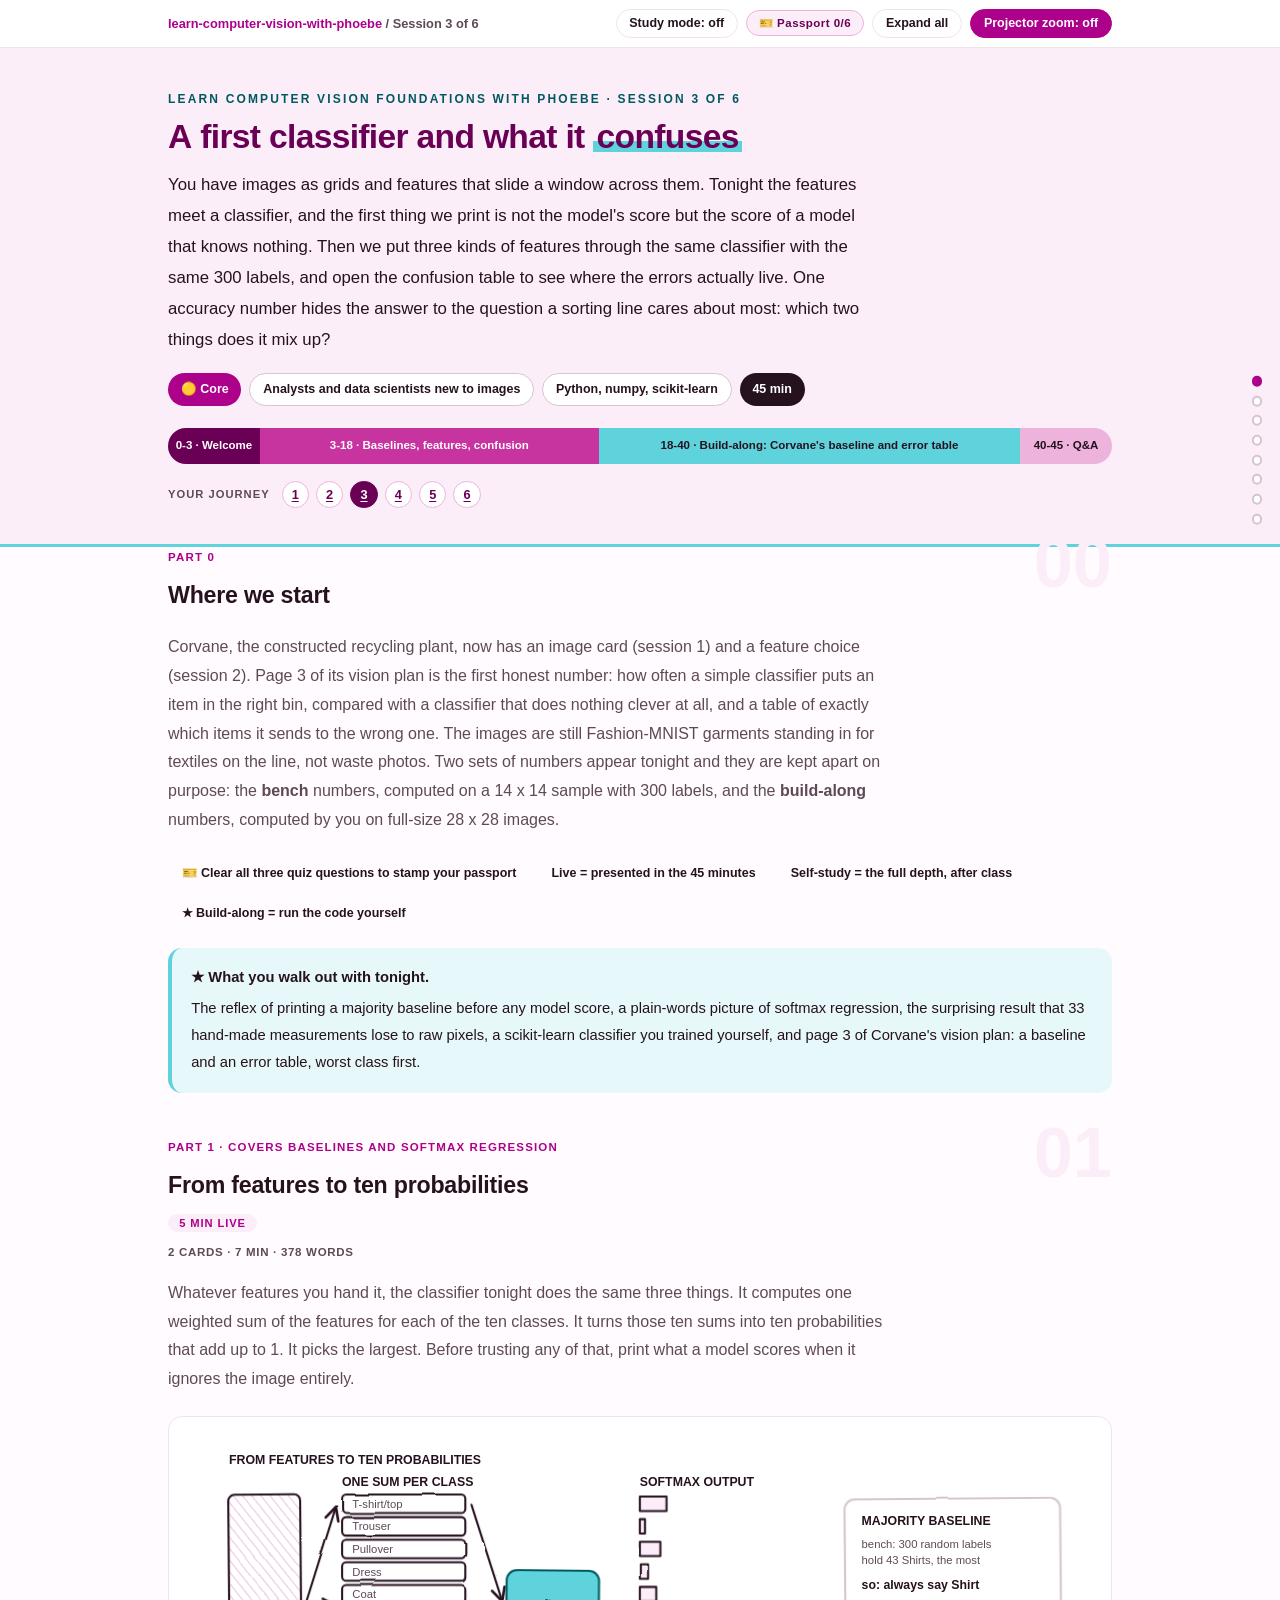
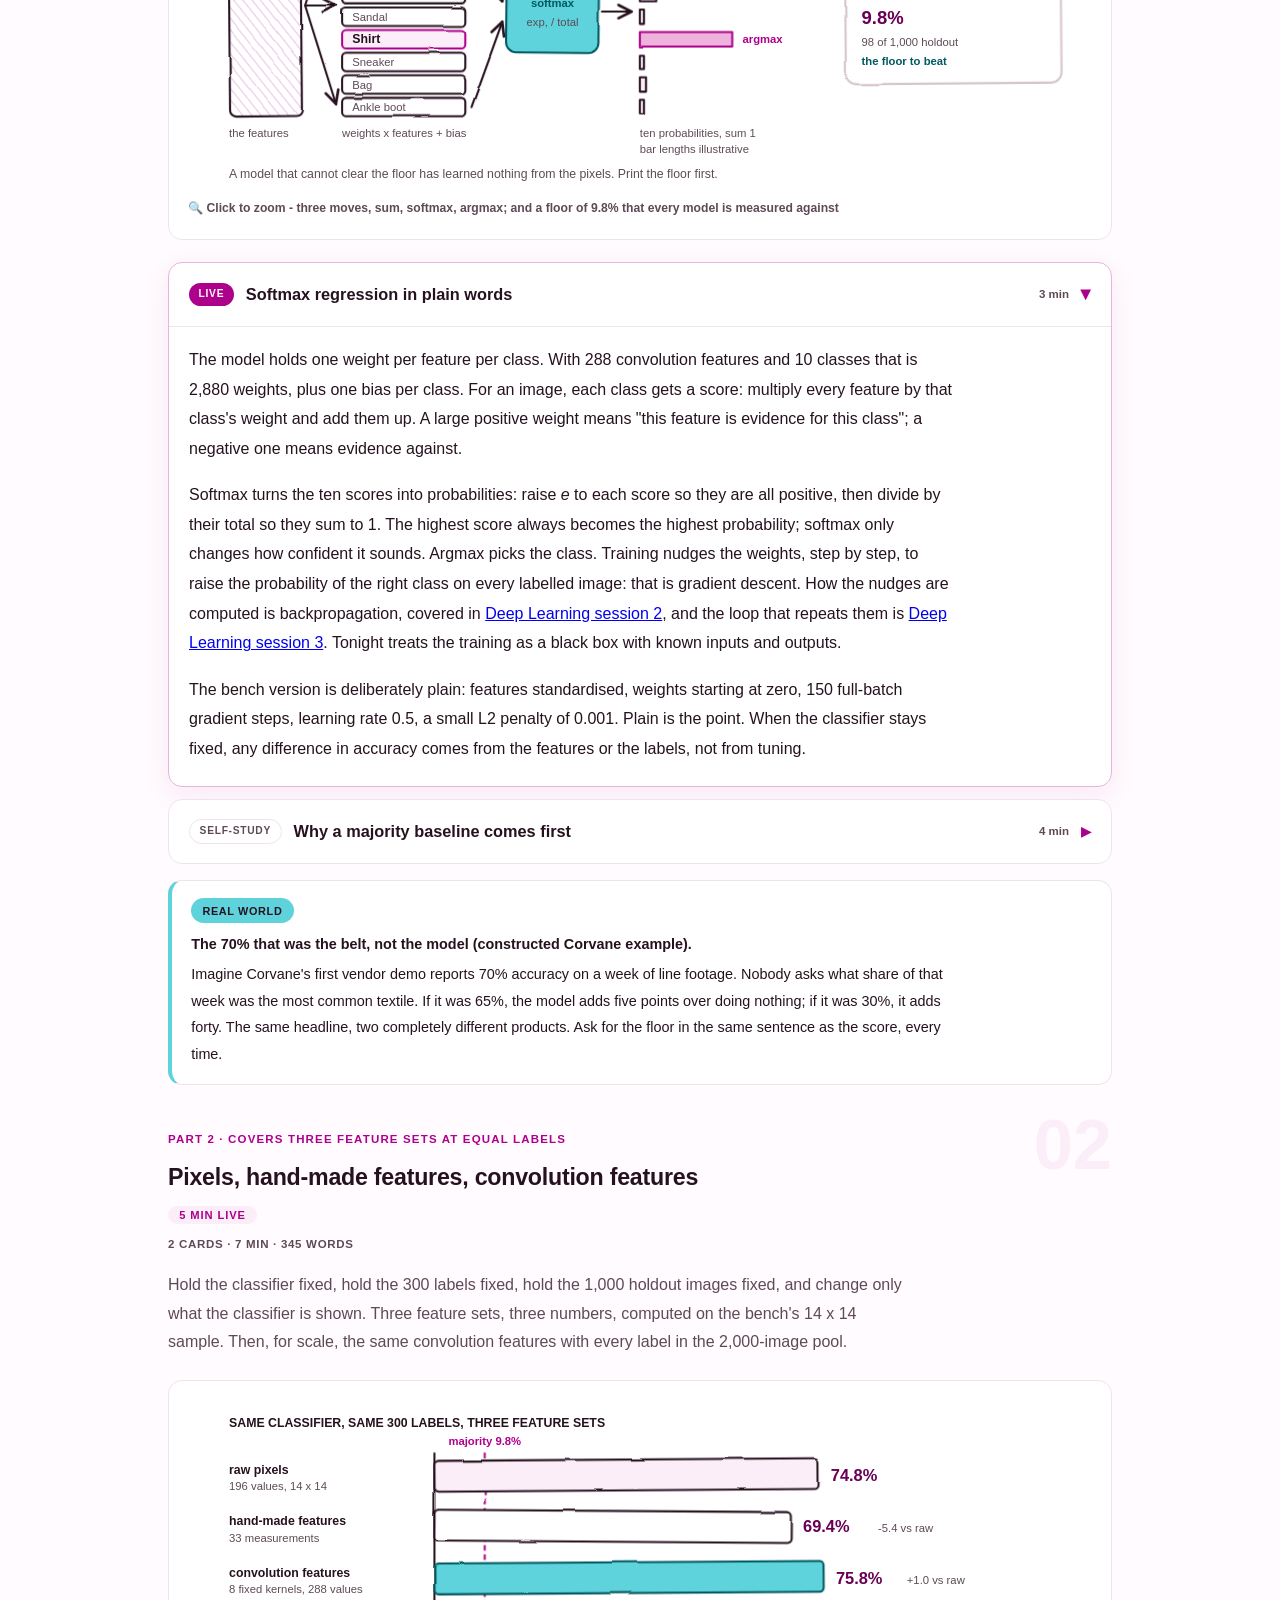
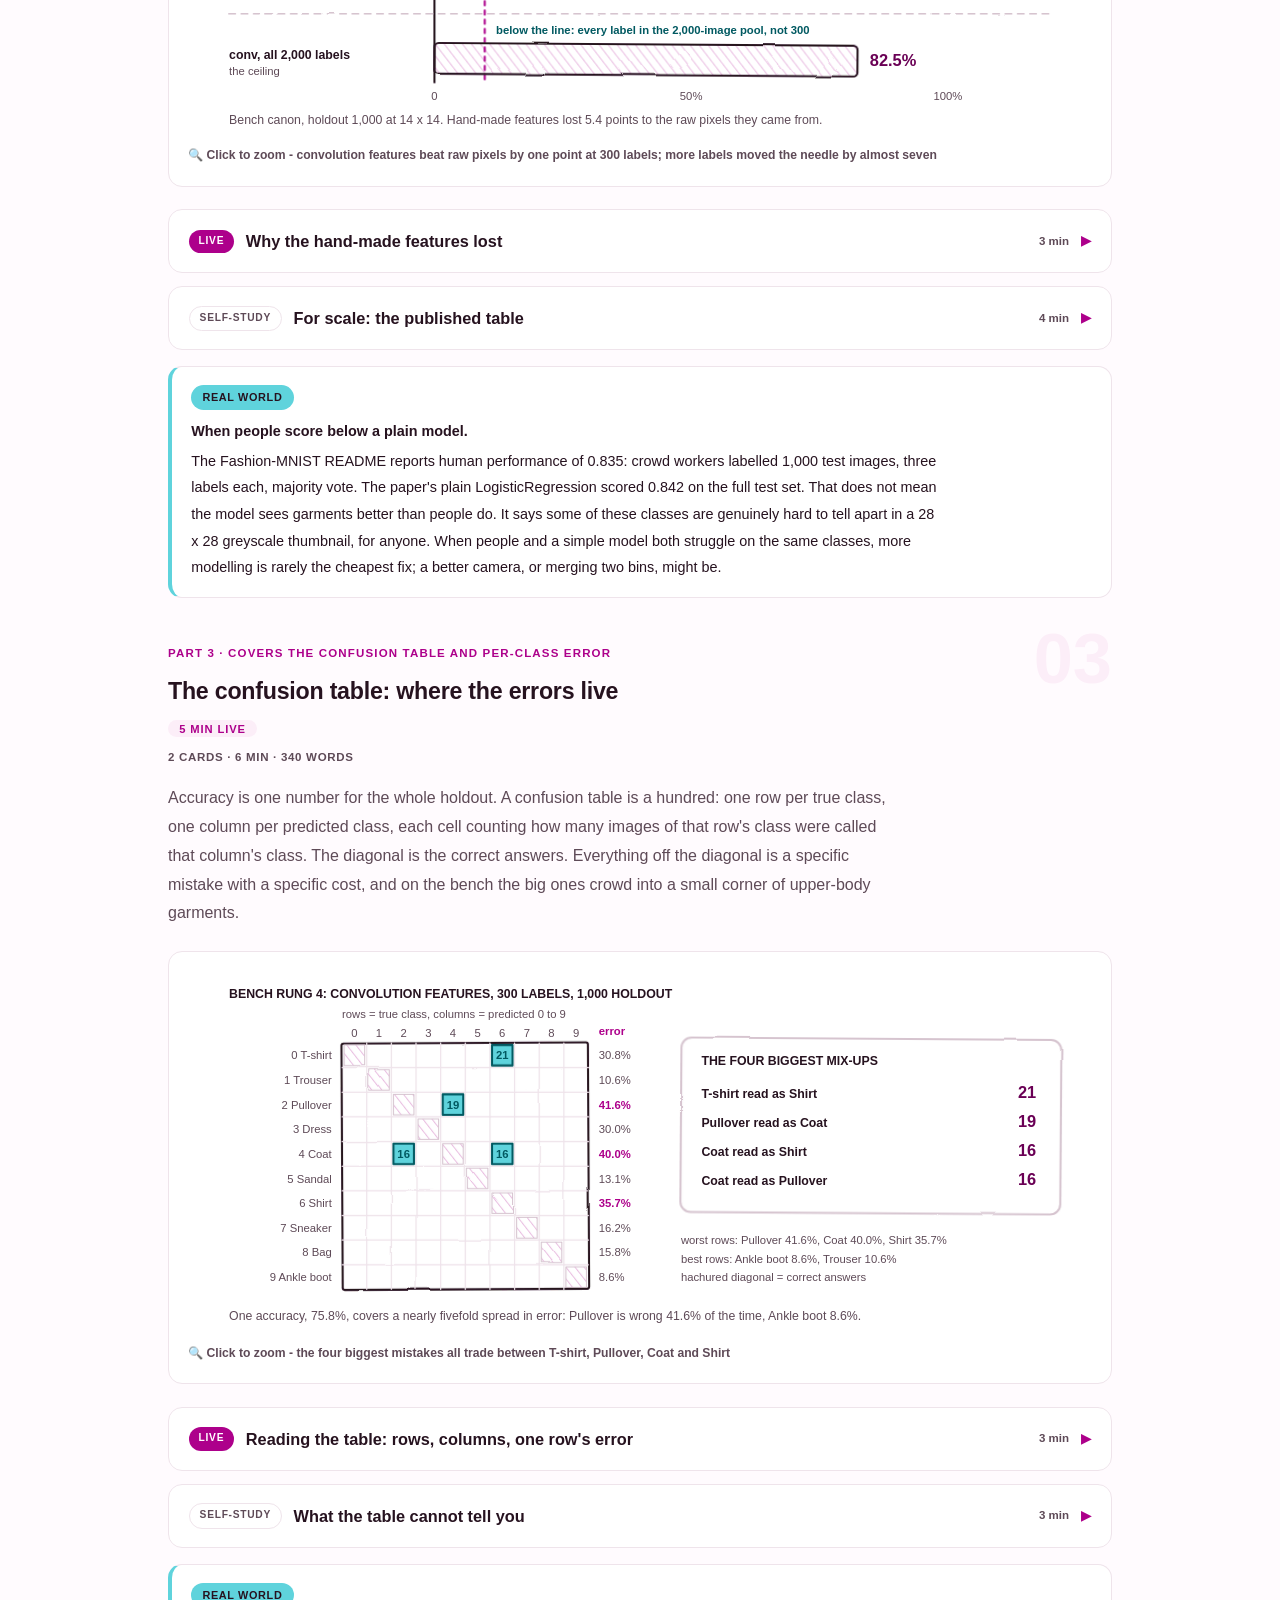
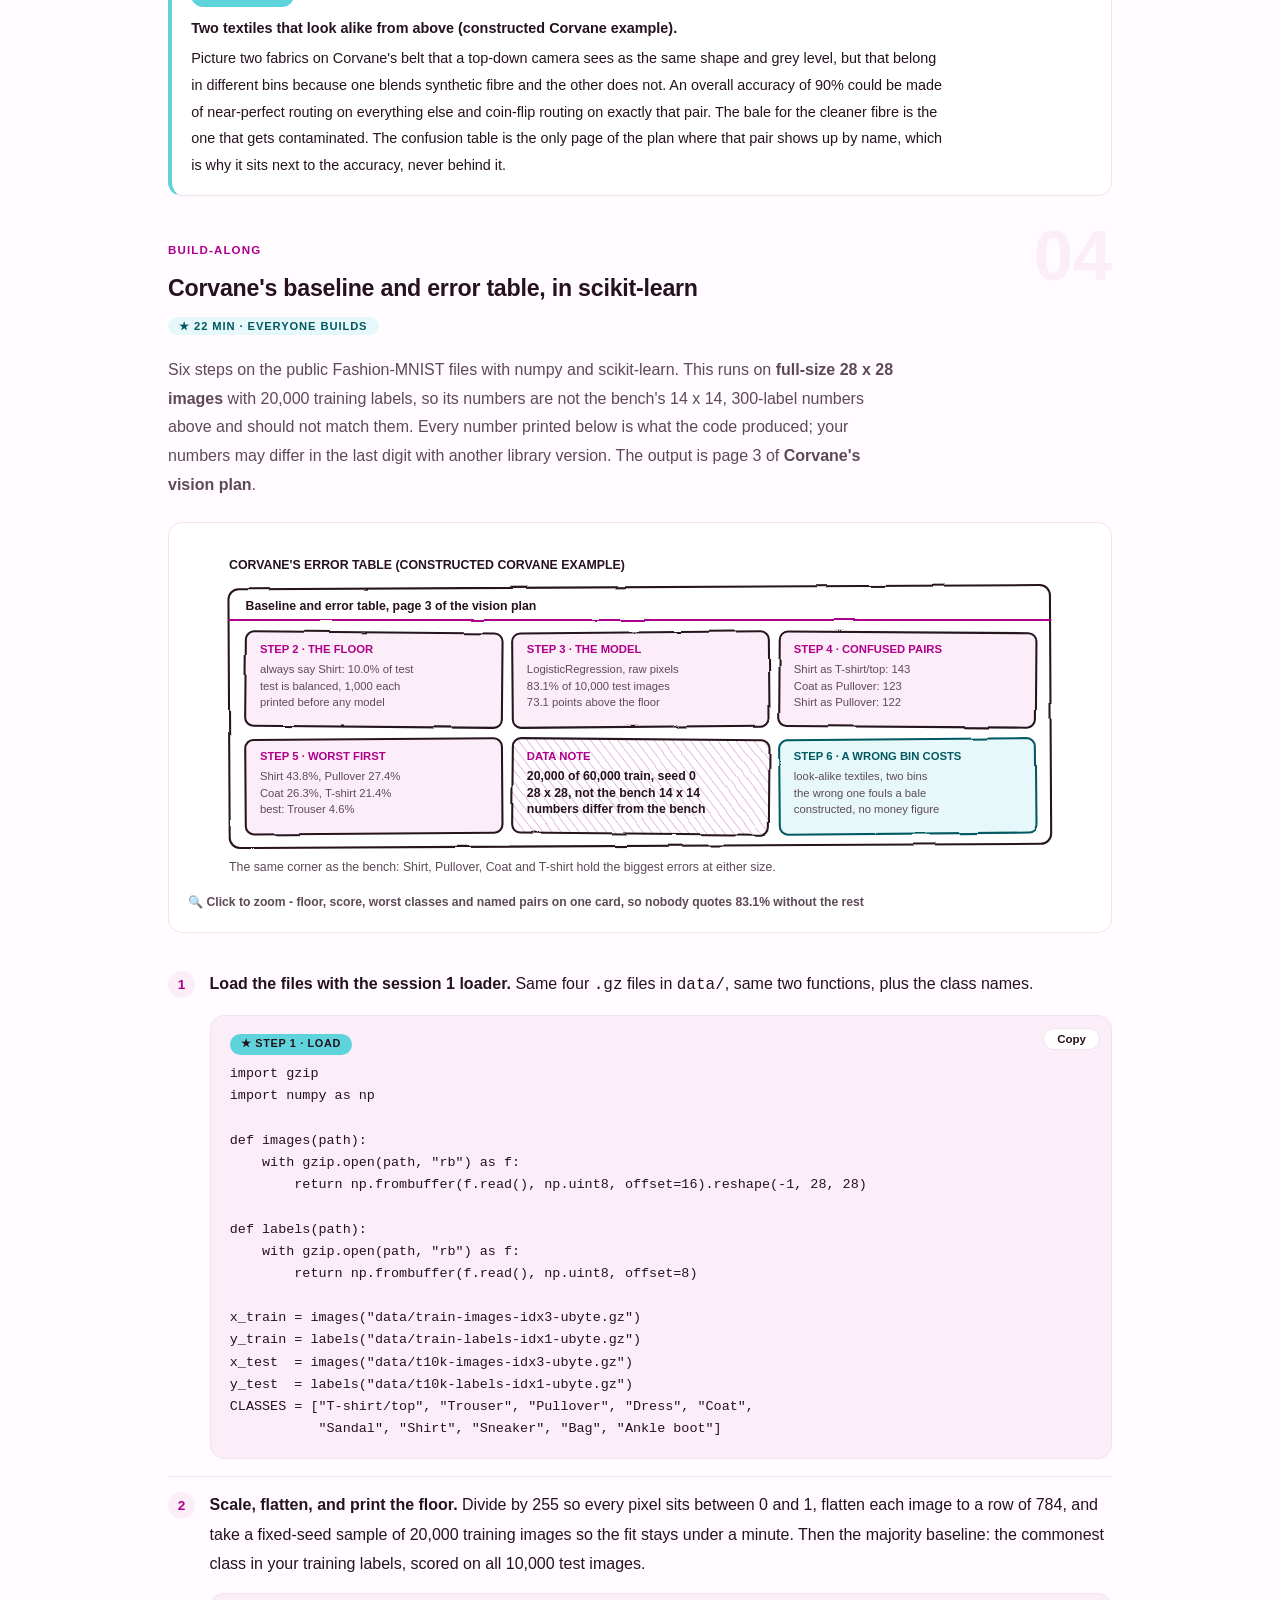
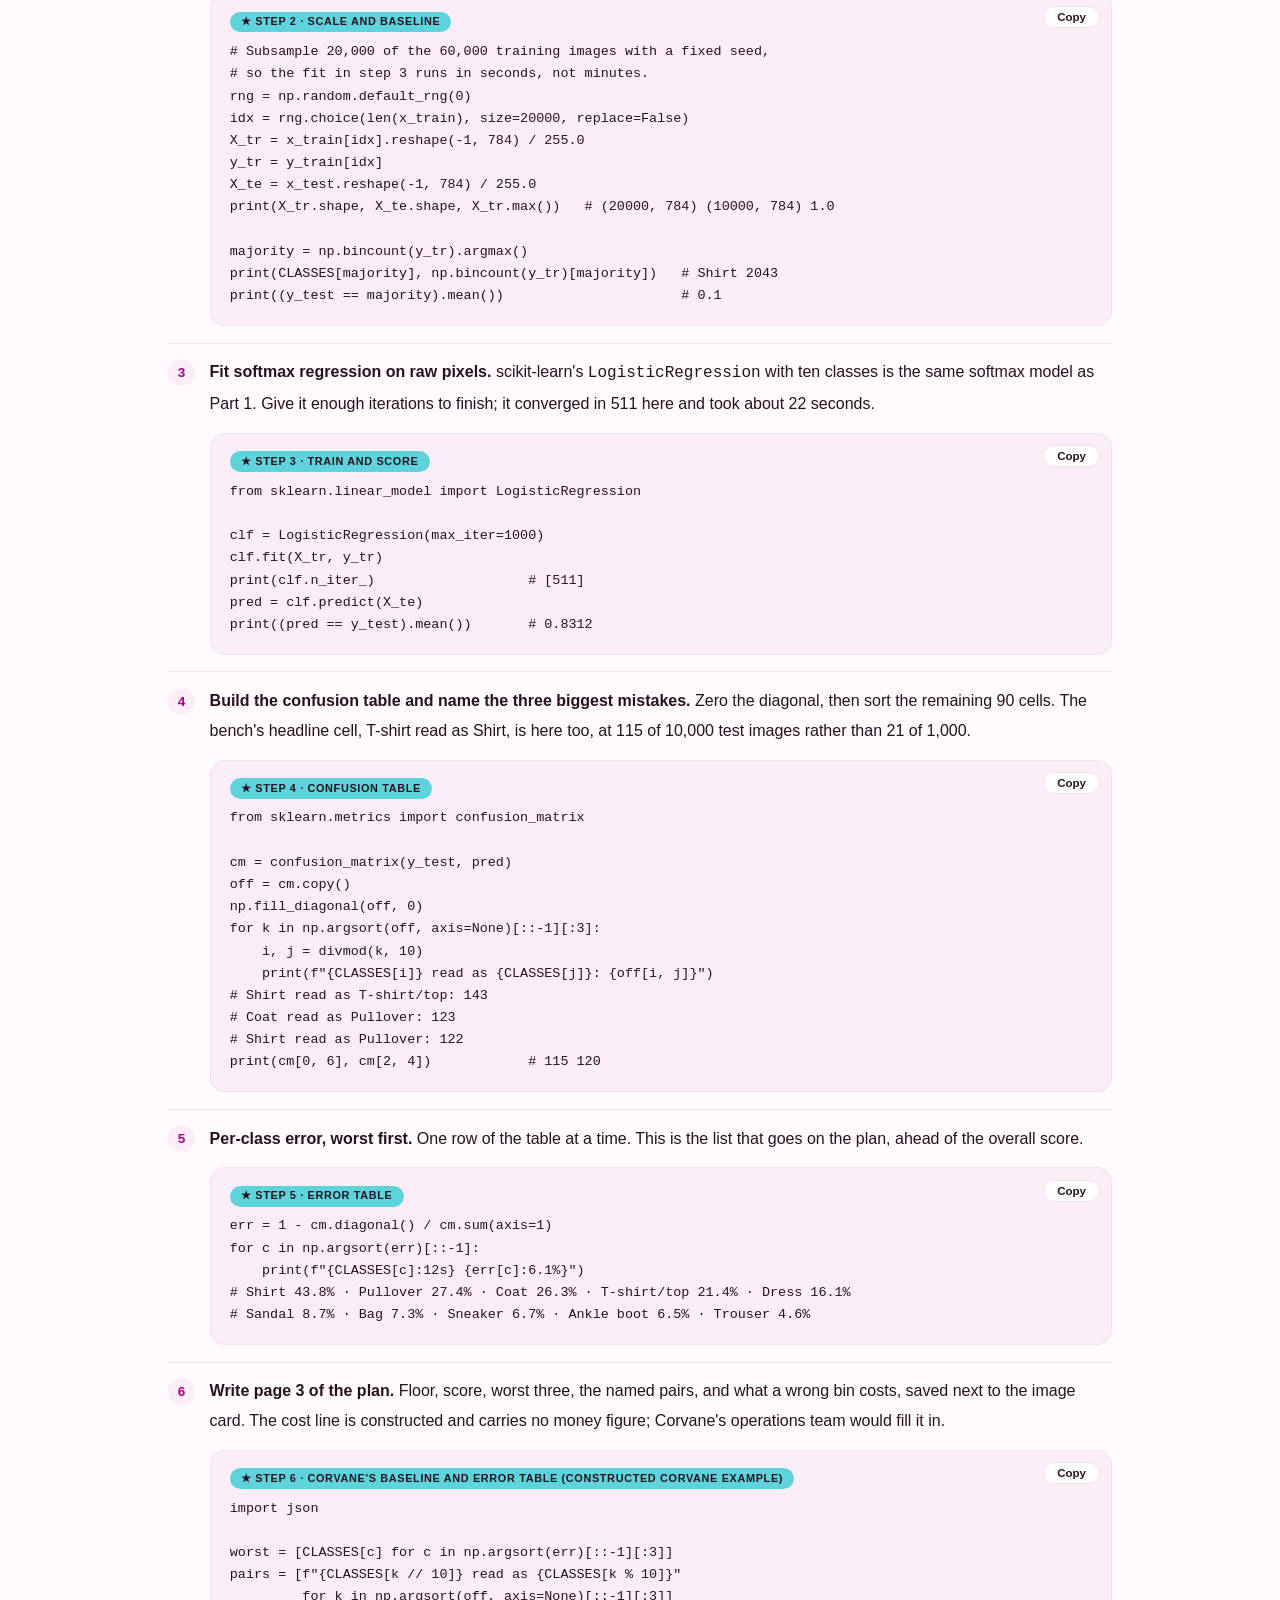
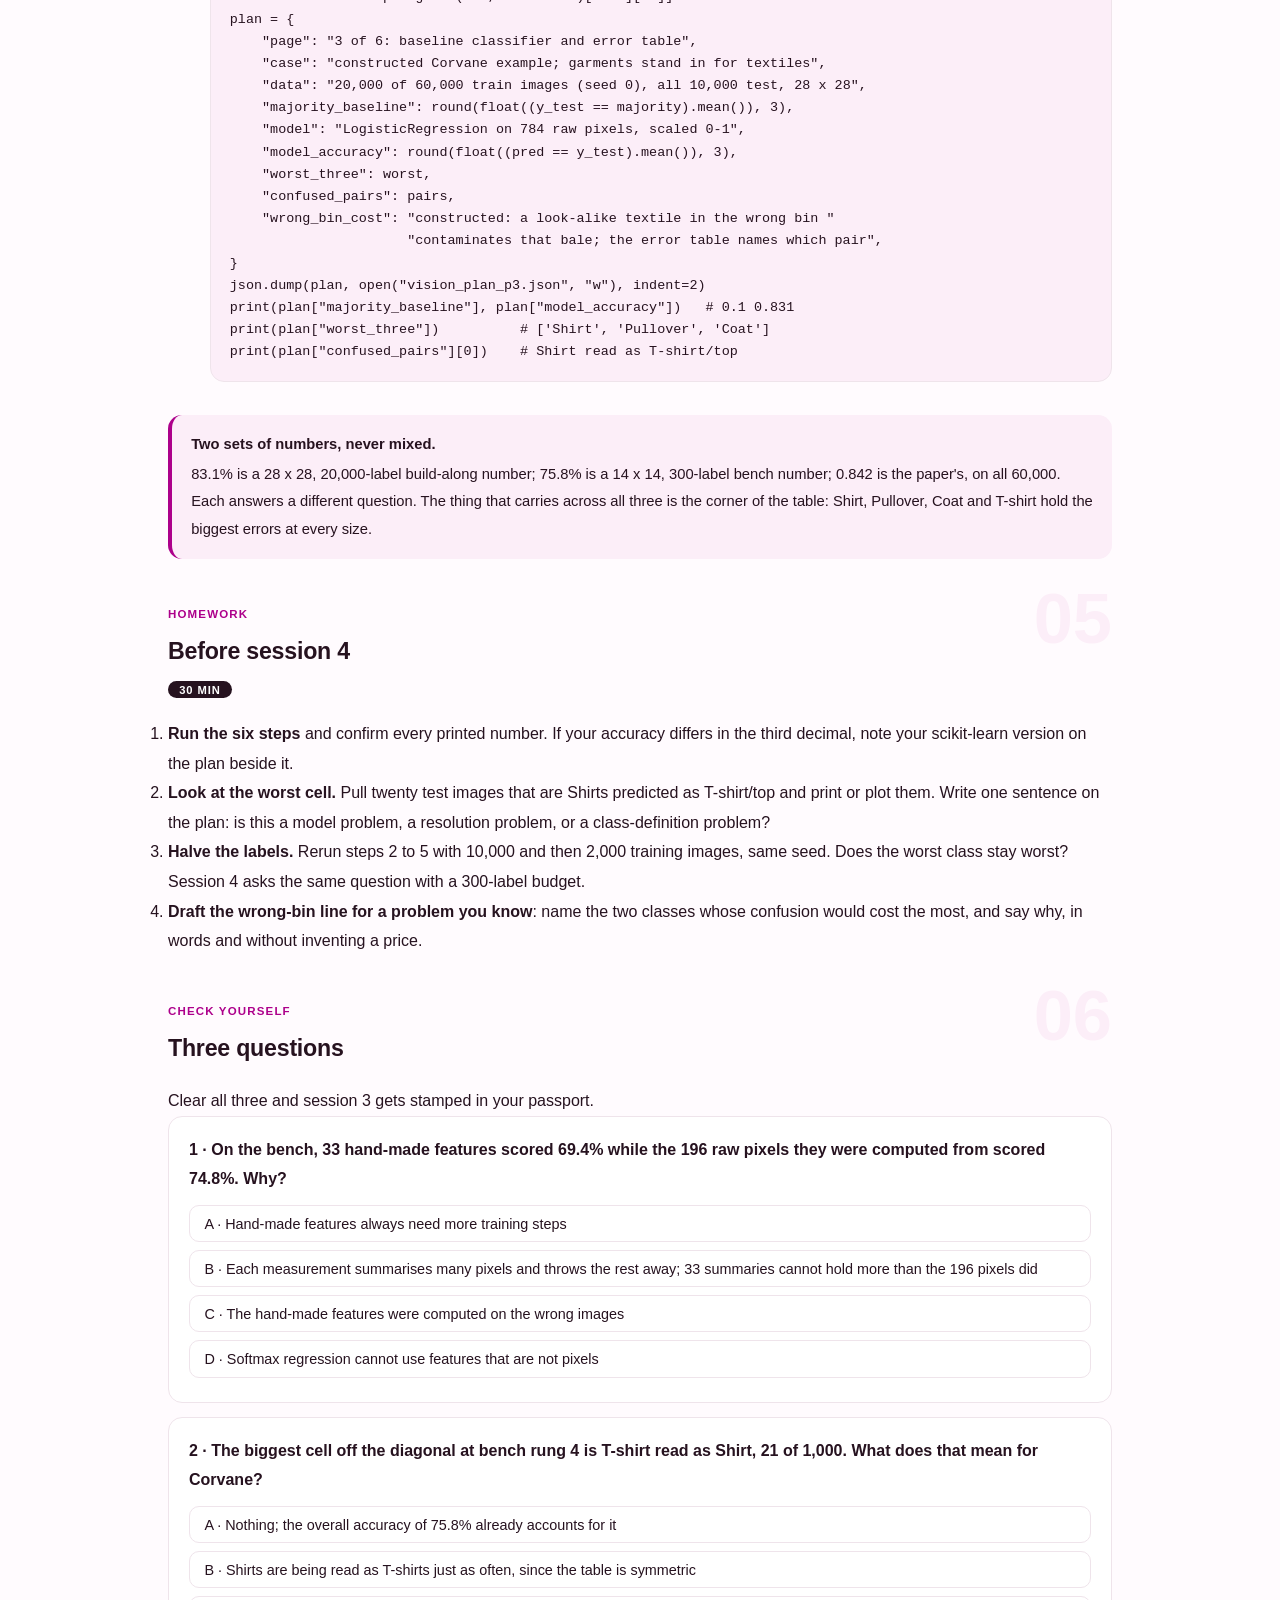
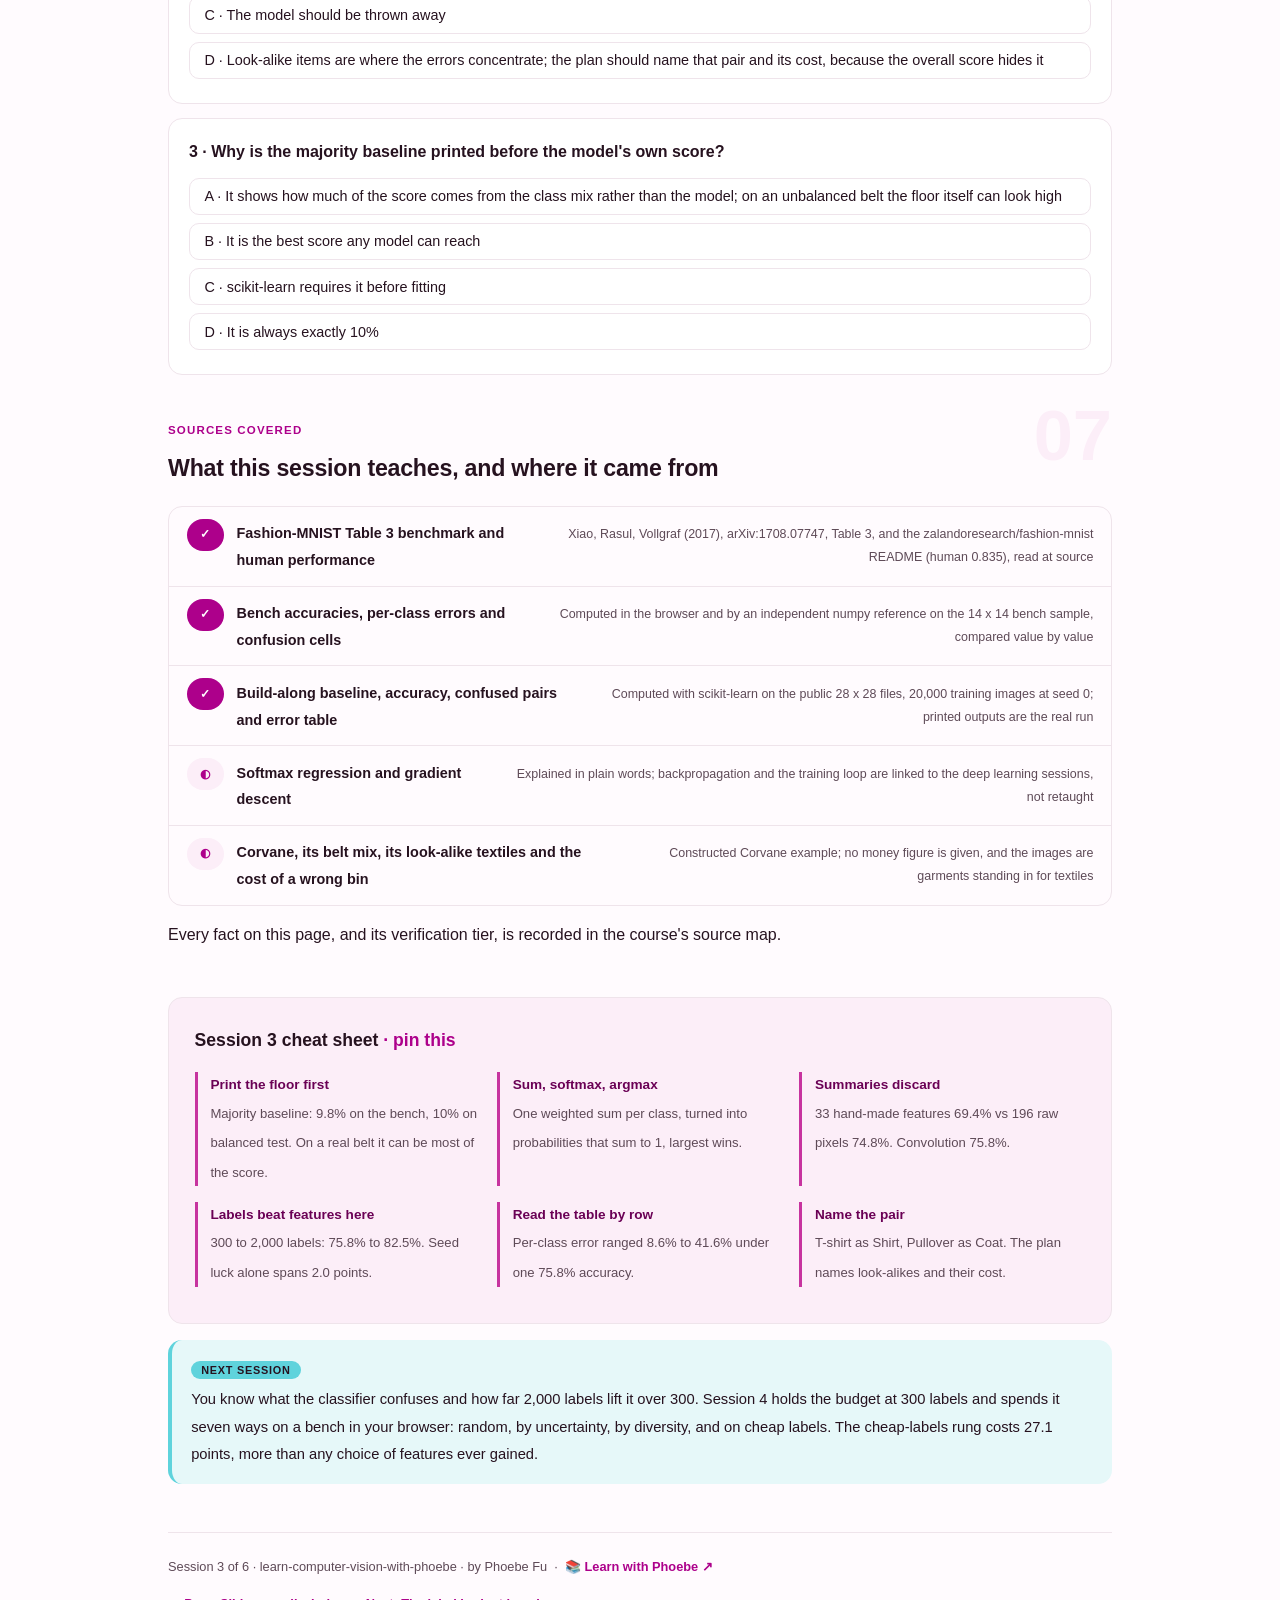
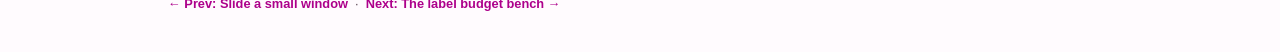
<file: courses/03-a-first-classifier.html>
<!DOCTYPE html>
<html lang="en">
<head>
<meta charset="UTF-8">
<meta name="viewport" content="width=device-width, initial-scale=1.0">
<!-- social:start -->
<meta name="description" content="Session 3 of 6. A first image classifier: a majority baseline printed first, softmax regression on raw pixels, hand-made features and convolution features at the same 300 labels, then the confusion table that shows which garments it mixes up. Real numbers, computed.">
<meta property="og:type" content="article">
<meta property="og:site_name" content="Learn with Phoebe">
<meta property="og:title" content="A first classifier and what it confuses - learn computer vision with phoebe">
<meta property="og:description" content="Session 3 of 6. Always saying Shirt scores 9.8%. Thirty-three hand-made measurements lose to raw pixels. And the errors live in four cells of a 10 x 10 table.">
<meta property="og:url" content="https://phoebefu6.github.io/learn-computer-vision-with-phoebe/courses/03-a-first-classifier.html">
<meta property="og:image" content="https://phoebefu6.github.io/learn-computer-vision-with-phoebe/assets/og-cover.png">
<meta property="og:image:width" content="1200">
<meta property="og:image:height" content="630">
<meta name="twitter:card" content="summary_large_image">
<meta name="twitter:title" content="A first classifier and what it confuses - learn computer vision with phoebe">
<meta name="twitter:description" content="Session 3 of 6. Baselines, three feature sets at equal labels, and the confusion table where the errors live.">
<meta name="twitter:image" content="https://phoebefu6.github.io/learn-computer-vision-with-phoebe/assets/og-cover.png">
<!-- social:end -->
<title>Session 3 · A first classifier and what it confuses - learn computer vision with phoebe</title>
<link rel="stylesheet" href="../assets/style.css?v=2">
</head>
<body>

<div class="toolbar">
  <div class="wrap">
    <span class="crumb"><a href="../index.html">learn-computer-vision-with-phoebe</a> / Session 3 of 6</span>
    <button class="btn" id="toggle-all" type="button">Expand all</button>
    <button class="btn primary" id="zoom-toggle" type="button">Projector zoom: off</button>
  </div>
</div>

<header class="masthead">
  <div class="wrap">
    <div class="eyebrow">Learn Computer Vision Foundations with Phoebe · Session 3 of 6</div>
    <h1>A first classifier and what it <span class="accent">confuses</span></h1>
    <p class="sub">You have images as grids and features that slide a window across them. Tonight the features meet a classifier, and the first thing we print is not the model's score but the score of a model that knows nothing. Then we put three kinds of features through the same classifier with the same 300 labels, and open the confusion table to see where the errors actually live. One accuracy number hides the answer to the question a sorting line cares about most: which two things does it mix up?</p>
    <div class="chip-row">
      <span class="chip level">🟡 Core</span>
      <span class="chip audience">Analysts and data scientists new to images</span>
      <span class="chip audience">Python, numpy, scikit-learn</span>
      <span class="chip time">45 min</span>
    </div>
    <div class="agenda">
      <span class="a1" style="flex:1">0-3 · Welcome</span>
      <span class="a2" style="flex:4">3-18 · Baselines, features, confusion</span>
      <span class="a3" style="flex:5">18-40 · Build-along: Corvane's baseline and error table</span>
      <span class="a4" style="flex:1">40-45 · Q&amp;A</span>
    </div>
  </div>
</header>

<main class="wrap">

  <section class="section" id="intro">
    <div class="section-kicker">
      <span class="klabel">Part 0</span>
      <h2>Where we start</h2>
    </div>
    <p class="lede">Corvane, the constructed recycling plant, now has an image card (session 1) and a feature choice (session 2). Page 3 of its vision plan is the first honest number: how often a simple classifier puts an item in the right bin, compared with a classifier that does nothing clever at all, and a table of exactly which items it sends to the wrong one. The images are still Fashion-MNIST garments standing in for textiles on the line, not waste photos. Two sets of numbers appear tonight and they are kept apart on purpose: the <strong>bench</strong> numbers, computed on a 14 x 14 sample with 300 labels, and the <strong>build-along</strong> numbers, computed by you on full-size 28 x 28 images.</p>

    <div class="legend">
      <span class="pill">🎫 Clear all three quiz questions to stamp your passport</span>
      <span class="pill">Live = presented in the 45 minutes</span>
      <span class="pill">Self-study = the full depth, after class</span>
      <span class="pill">★ Build-along = run the code yourself</span>
    </div>

    <div class="callout win">
      <p><strong>★ What you walk out with tonight.</strong> The reflex of printing a majority baseline before any model score, a plain-words picture of softmax regression, the surprising result that 33 hand-made measurements lose to raw pixels, a scikit-learn classifier you trained yourself, and page 3 of Corvane's vision plan: a baseline and an error table, worst class first.</p>
    </div>
  </section>

  <section class="section" id="part-1">
    <div class="section-kicker">
      <span class="klabel">Part 1 · covers baselines and softmax regression</span>
      <h2>From features to ten probabilities</h2>
      <span class="tag concept">5 min live</span>
    </div>
    <p class="lede">Whatever features you hand it, the classifier tonight does the same three things. It computes one weighted sum of the features for each of the ten classes. It turns those ten sums into ten probabilities that add up to 1. It picks the largest. Before trusting any of that, print what a model scores when it ignores the image entirely.</p>

    <figure class="zoomable">
      <svg viewBox="0 0 880 342" xmlns="http://www.w3.org/2000/svg" role="img" aria-label="A feature vector feeds ten weighted sums, one per class from T-shirt to Ankle boot. Softmax turns the ten sums into ten probabilities that add up to 1, and argmax picks the largest, here Shirt. Beside it, the majority baseline on the bench: the 300 random labels hold 43 Shirts, so always answering Shirt gets 98 of 1,000 holdout images right, 9.8 percent, the floor.">
        <defs>
          <filter id="s3aSk" x="-3%" y="-3%" width="106%" height="106%"><feTurbulence type="fractalNoise" baseFrequency="0.02" numOctaves="2" seed="53" result="n"/><feDisplacementMap in="SourceGraphic" in2="n" scale="2.4" xChannelSelector="R" yChannelSelector="G"/></filter>
          <pattern id="s3aHc" patternUnits="userSpaceOnUse" width="7" height="7" patternTransform="rotate(-38)"><line x1="0" y1="0" x2="0" y2="7" stroke="#AD008B" stroke-width="1" opacity=".5"/></pattern>
          <marker id="s3aAr" viewBox="0 0 10 10" refX="9" refY="5" markerWidth="8" markerHeight="8" orient="auto"><path d="M1 1 L9 5 L1 9" fill="none" stroke="#26121F" stroke-width="1.6" stroke-linecap="round"/></marker>
        </defs>
        <style>
          .s3aH { font: 800 12px Inter, sans-serif; fill: #26121F; }
          .s3aL { font: 600 12px Inter, sans-serif; fill: #26121F; }
          .s3aS { font: 400 11px Inter, sans-serif; fill: #5E4A57; }
          .s3aB { font: 800 11px Inter, sans-serif; fill: #005961; }
          .s3aV { font: 800 18px Inter, sans-serif; fill: #6A0055; }
          .s3aA { font: 700 11px Inter, sans-serif; fill: #AD008B; }
          .s3aN { font: 400 12px Inter, sans-serif; fill: #5E4A57; }
        </style>

        <text class="s3aH" x="40" y="26">FROM FEATURES TO TEN PROBABILITIES</text>
        <text class="s3aH" x="150" y="48">ONE SUM PER CLASS</text>
        <text class="s3aH" x="440" y="48">SOFTMAX OUTPUT</text>

        <g filter="url(#s3aSk)" fill="none" stroke="#26121F" stroke-width="2" stroke-linecap="round" stroke-linejoin="round">
          <!-- feature vector -->
          <rect x="40" y="56" width="70" height="216" rx="6" transform="rotate(-0.5 75 164)" fill="url(#s3aHc)"/>
          <path d="M114 164 L144 68" marker-end="url(#s3aAr)"/>
          <path d="M114 164 L144 164" marker-end="url(#s3aAr)"/>
          <path d="M114 164 L144 260" marker-end="url(#s3aAr)"/>
          <!-- ten weighted sums -->
          <rect x="150" y="56" width="120" height="18" rx="4" fill="#FFFFFF"/>
          <rect x="150" y="78" width="120" height="18" rx="4" fill="#FFFFFF"/>
          <rect x="150" y="100" width="120" height="18" rx="4" fill="#FFFFFF"/>
          <rect x="150" y="122" width="120" height="18" rx="4" fill="#FFFFFF"/>
          <rect x="150" y="144" width="120" height="18" rx="4" fill="#FFFFFF"/>
          <rect x="150" y="166" width="120" height="18" rx="4" fill="#FFFFFF"/>
          <rect x="150" y="188" width="120" height="18" rx="4" fill="#FCEEF8" stroke="#AD008B"/>
          <rect x="150" y="210" width="120" height="18" rx="4" fill="#FFFFFF"/>
          <rect x="150" y="232" width="120" height="18" rx="4" fill="#FFFFFF"/>
          <rect x="150" y="254" width="120" height="18" rx="4" fill="#FFFFFF"/>
          <!-- into softmax -->
          <path d="M276 66 L306 160" marker-end="url(#s3aAr)"/>
          <path d="M276 263 L306 180" marker-end="url(#s3aAr)"/>
          <rect x="310" y="130" width="90" height="80" rx="10" transform="rotate(0.6 355 170)" fill="#5FD3DC" stroke="#005961"/>
          <path d="M404 170 L432 170" marker-end="url(#s3aAr)"/>
          <!-- ten probability bars (lengths illustrative) -->
          <rect x="440" y="58" width="26" height="14" fill="#FCEEF8"/>
          <rect x="440" y="80" width="5" height="14" fill="#FCEEF8"/>
          <rect x="440" y="102" width="20" height="14" fill="#FCEEF8"/>
          <rect x="440" y="124" width="8" height="14" fill="#FCEEF8"/>
          <rect x="440" y="146" width="16" height="14" fill="#FCEEF8"/>
          <rect x="440" y="168" width="4" height="14" fill="#FCEEF8"/>
          <rect x="440" y="190" width="90" height="14" fill="#EDB3DD" stroke="#AD008B"/>
          <rect x="440" y="212" width="4" height="14" fill="#FCEEF8"/>
          <rect x="440" y="234" width="6" height="14" fill="#FCEEF8"/>
          <rect x="440" y="256" width="4" height="14" fill="#FCEEF8"/>
          <!-- majority baseline panel -->
          <rect x="640" y="60" width="210" height="180" rx="10" transform="rotate(-0.5 745 150)" fill="#FFFFFF" stroke="#D6C4CF"/>
        </g>

        <text class="s3aS" x="160" y="69">T-shirt/top</text>
        <text class="s3aS" x="160" y="91">Trouser</text>
        <text class="s3aS" x="160" y="113">Pullover</text>
        <text class="s3aS" x="160" y="135">Dress</text>
        <text class="s3aS" x="160" y="157">Coat</text>
        <text class="s3aS" x="160" y="179">Sandal</text>
        <text class="s3aL" x="160" y="201">Shirt</text>
        <text class="s3aS" x="160" y="223">Sneaker</text>
        <text class="s3aS" x="160" y="245">Bag</text>
        <text class="s3aS" x="160" y="267">Ankle boot</text>

        <text class="s3aB" x="355" y="166" text-anchor="middle">softmax</text>
        <text class="s3aS" x="355" y="184" text-anchor="middle">exp, / total</text>
        <text class="s3aA" x="540" y="201">argmax</text>

        <text class="s3aS" x="40" y="292">the features</text>
        <text class="s3aS" x="150" y="292">weights x features + bias</text>
        <text class="s3aS" x="440" y="292">ten probabilities, sum 1</text>
        <text class="s3aS" x="440" y="308">bar lengths illustrative</text>

        <text class="s3aH" x="656" y="86">MAJORITY BASELINE</text>
        <text class="s3aS" x="656" y="108">bench: 300 random labels</text>
        <text class="s3aS" x="656" y="124">hold 43 Shirts, the most</text>
        <text class="s3aL" x="656" y="148">so: always say Shirt</text>
        <text class="s3aV" x="656" y="182">9.8%</text>
        <text class="s3aS" x="656" y="204">98 of 1,000 holdout</text>
        <text class="s3aB" x="656" y="222">the floor to beat</text>

        <text class="s3aN" x="40" y="332">A model that cannot clear the floor has learned nothing from the pixels. Print the floor first.</text>
      </svg>
      <figcaption>🔍 Click to zoom - three moves, sum, softmax, argmax; and a floor of 9.8% that every model is measured against</figcaption>
    </figure>

    <details class="card" open>
      <summary><span class="mode live">Live</span>Softmax regression in plain words<span class="mini">3 min</span><span class="caret">▶</span></summary>
      <div class="body">
        <p>The model holds one weight per feature per class. With 288 convolution features and 10 classes that is 2,880 weights, plus one bias per class. For an image, each class gets a score: multiply every feature by that class's weight and add them up. A large positive weight means "this feature is evidence for this class"; a negative one means evidence against.</p>
        <p>Softmax turns the ten scores into probabilities: raise <em>e</em> to each score so they are all positive, then divide by their total so they sum to 1. The highest score always becomes the highest probability; softmax only changes how confident it sounds. Argmax picks the class. Training nudges the weights, step by step, to raise the probability of the right class on every labelled image: that is gradient descent. How the nudges are computed is backpropagation, covered in <a href="https://phoebefu6.github.io/learn-deep-learning-with-phoebe/courses/02-backprop-by-hand.html">Deep Learning session 2</a>, and the loop that repeats them is <a href="https://phoebefu6.github.io/learn-deep-learning-with-phoebe/courses/03-the-training-loop.html">Deep Learning session 3</a>. Tonight treats the training as a black box with known inputs and outputs.</p>
        <p>The bench version is deliberately plain: features standardised, weights starting at zero, 150 full-batch gradient steps, learning rate 0.5, a small L2 penalty of 0.001. Plain is the point. When the classifier stays fixed, any difference in accuracy comes from the features or the labels, not from tuning.</p>
      </div>
    </details>

    <details class="card">
      <summary><span class="mode self">Self-study</span>Why a majority baseline comes first<span class="mini">4 min</span><span class="caret">▶</span></summary>
      <div class="body">
        <p>A majority baseline answers every image with the most common class in the training labels. On a balanced test set like Fashion-MNIST's, with 1,000 images per class, it scores about 10%, one class in ten. The bench's 300 random labels happen to hold 43 Shirts, more than any other class, so the bench baseline always says Shirt and gets the 98 holdout Shirts right: 9.8%.</p>
        <p>That looks like a number too obvious to print. On a real belt it is not. If 70% of the items on Corvane's line were one textile (a constructed figure), a model that always answered that textile would score 70% and route every other item wrong. A 72% model would look like a success and be nearly useless. The baseline is the only thing that tells you how much of the score is the model and how much is the mix on the belt, which is why it goes on the plan before the model's own number.</p>
      </div>
    </details>

    <div class="callout example">
      <span class="ex-pill">Real world</span>
      <p><strong>The 70% that was the belt, not the model (constructed Corvane example).</strong> Imagine Corvane's first vendor demo reports 70% accuracy on a week of line footage. Nobody asks what share of that week was the most common textile. If it was 65%, the model adds five points over doing nothing; if it was 30%, it adds forty. The same headline, two completely different products. Ask for the floor in the same sentence as the score, every time.</p>
    </div>
  </section>

  <section class="section" id="part-2">
    <div class="section-kicker">
      <span class="klabel">Part 2 · covers three feature sets at equal labels</span>
      <h2>Pixels, hand-made features, convolution features</h2>
      <span class="tag concept">5 min live</span>
    </div>
    <p class="lede">Hold the classifier fixed, hold the 300 labels fixed, hold the 1,000 holdout images fixed, and change only what the classifier is shown. Three feature sets, three numbers, computed on the bench's 14 x 14 sample. Then, for scale, the same convolution features with every label in the 2,000-image pool.</p>

    <figure class="zoomable">
      <svg viewBox="0 0 880 326" xmlns="http://www.w3.org/2000/svg" role="img" aria-label="Bench accuracy on 1,000 holdout images, all at 300 labels with the same softmax regression: raw pixels, 196 values, 74.8 percent; hand-made features, 33 measurements, 69.4 percent; fixed convolution features, 288 values, 75.8 percent. Below a dashed line, the ceiling: convolution features with all 2,000 pool labels, 82.5 percent. The majority floor of 9.8 percent is marked on the axis.">
        <defs>
          <filter id="s3bSk" x="-3%" y="-3%" width="106%" height="106%"><feTurbulence type="fractalNoise" baseFrequency="0.02" numOctaves="2" seed="61" result="n"/><feDisplacementMap in="SourceGraphic" in2="n" scale="2.4" xChannelSelector="R" yChannelSelector="G"/></filter>
          <pattern id="s3bHc" patternUnits="userSpaceOnUse" width="7" height="7" patternTransform="rotate(-38)"><line x1="0" y1="0" x2="0" y2="7" stroke="#AD008B" stroke-width="1" opacity=".5"/></pattern>
          <marker id="s3bAr" viewBox="0 0 10 10" refX="9" refY="5" markerWidth="8" markerHeight="8" orient="auto"><path d="M1 1 L9 5 L1 9" fill="none" stroke="#26121F" stroke-width="1.6" stroke-linecap="round"/></marker>
        </defs>
        <style>
          .s3bH { font: 800 12px Inter, sans-serif; fill: #26121F; }
          .s3bL { font: 600 12px Inter, sans-serif; fill: #26121F; }
          .s3bS { font: 400 11px Inter, sans-serif; fill: #5E4A57; }
          .s3bB { font: 800 11px Inter, sans-serif; fill: #005961; }
          .s3bV { font: 800 16px Inter, sans-serif; fill: #6A0055; }
          .s3bA { font: 700 11px Inter, sans-serif; fill: #AD008B; }
          .s3bN { font: 400 12px Inter, sans-serif; fill: #5E4A57; }
        </style>

        <text class="s3bH" x="40" y="26">SAME CLASSIFIER, SAME 300 LABELS, THREE FEATURE SETS</text>
        <text class="s3bA" x="289" y="44" text-anchor="middle">majority 9.8%</text>

        <g filter="url(#s3bSk)" fill="none" stroke="#26121F" stroke-width="2" stroke-linecap="round" stroke-linejoin="round">
          <path d="M240 52 L240 276"/>
          <path d="M289 52 L289 276" stroke="#AD008B" stroke-dasharray="4 5"/>
          <rect x="240" y="58" width="374" height="30" rx="4" transform="rotate(-0.4 427 73)" fill="#FCEEF8"/>
          <rect x="240" y="108" width="347" height="30" rx="4" transform="rotate(0.4 413 123)" fill="#FFFFFF"/>
          <rect x="240" y="158" width="379" height="30" rx="4" transform="rotate(-0.4 429 173)" fill="#5FD3DC" stroke="#005961"/>
          <path d="M40 208 L840 208" stroke="#D6C4CF" stroke-dasharray="6 6"/>
          <rect x="240" y="238" width="412" height="30" rx="4" transform="rotate(0.4 446 253)" fill="url(#s3bHc)"/>
        </g>

        <text class="s3bL" x="40" y="72">raw pixels</text>
        <text class="s3bS" x="40" y="88">196 values, 14 x 14</text>
        <text class="s3bL" x="40" y="122">hand-made features</text>
        <text class="s3bS" x="40" y="138">33 measurements</text>
        <text class="s3bL" x="40" y="172">convolution features</text>
        <text class="s3bS" x="40" y="188">8 fixed kernels, 288 values</text>
        <text class="s3bL" x="40" y="252">conv, all 2,000 labels</text>
        <text class="s3bS" x="40" y="268">the ceiling</text>

        <text class="s3bV" x="626" y="79">74.8%</text>
        <text class="s3bV" x="599" y="129">69.4%</text>
        <text class="s3bV" x="631" y="179">75.8%</text>
        <text class="s3bS" x="700" y="179">+1.0 vs raw</text>
        <text class="s3bS" x="672" y="129">-5.4 vs raw</text>
        <text class="s3bB" x="300" y="228">below the line: every label in the 2,000-image pool, not 300</text>
        <text class="s3bV" x="664" y="259">82.5%</text>

        <text class="s3bS" x="240" y="292" text-anchor="middle">0</text>
        <text class="s3bS" x="490" y="292" text-anchor="middle">50%</text>
        <text class="s3bS" x="740" y="292" text-anchor="middle">100%</text>

        <text class="s3bN" x="40" y="316">Bench canon, holdout 1,000 at 14 x 14. Hand-made features lost 5.4 points to the raw pixels they came from.</text>
      </svg>
      <figcaption>🔍 Click to zoom - convolution features beat raw pixels by one point at 300 labels; more labels moved the needle by almost seven</figcaption>
    </figure>

    <details class="card">
      <summary><span class="mode live">Live</span>Why the hand-made features lost<span class="mini">3 min</span><span class="caret">▶</span></summary>
      <div class="body">
        <p>The hand-made set is 33 measurements a sensible person might write: how much ink sits in each row and each column (the profiles), the total ink, the bounding box of the garment, how symmetric it is left to right. Every one of them is a summary, and every summary throws information away. A row profile knows that row 6 has a lot of ink; it does not know whether that ink is a collar or a pocket. Thirty-three numbers computed from 196 pixels can never hold more than the 196 did.</p>
        <p>Raw pixels throw nothing away but know nothing about neighbours. Convolution features keep local shape: an edge here, a corner there, pooled so that a small shift does not matter much. On the bench they win, but by one point: 75.8% against 74.8%. Keep that one point in proportion. The bench's own check of seed luck, rung 4 trained on five different random draws of 300 labels, ranges from 75.6% to 77.6%: a 2.0-point spread. A one-point gap is inside the noise of which labels you happened to buy. The 6.7 points from 300 labels to all 2,000 are not.</p>
      </div>
    </details>

    <details class="card">
      <summary><span class="mode self">Self-study</span>For scale: the published table<span class="mini">4 min</span><span class="caret">▶</span></summary>
      <div class="body">
        <p>Xiao, Rasul and Vollgraf (2017), the Fashion-MNIST paper, report a benchmark in Table 3: scikit-learn classifiers trained on all 60,000 full-size 28 x 28 training images and scored on the 10,000 test images. LogisticRegression, the same family as tonight's classifier, reaches 0.842. The best entry in the table is an SVC with an RBF kernel at 0.897; KNeighbors 0.854, MLPClassifier 0.871, RandomForest 0.873 and GradientBoosting 0.880 sit between.</p>
        <p>Those numbers are not comparable with the bench, and the reason is the whole lesson of controlled comparison. The bench uses 300 labels, not 60,000; 14 x 14 pixels at 16 grey levels, not 28 x 28 at 256; and a 1,000-image holdout. Compare bench rungs with each other, because everything except one thing is held still. Never compare a bench rung with a leaderboard, because almost everything differs. The build-along below sits in between: full-size images, 20,000 labels, and a number close to the paper's.</p>
      </div>
    </details>

    <div class="callout example">
      <span class="ex-pill">Real world</span>
      <p><strong>When people score below a plain model.</strong> The Fashion-MNIST README reports human performance of 0.835: crowd workers labelled 1,000 test images, three labels each, majority vote. The paper's plain LogisticRegression scored 0.842 on the full test set. That does not mean the model sees garments better than people do. It says some of these classes are genuinely hard to tell apart in a 28 x 28 greyscale thumbnail, for anyone. When people and a simple model both struggle on the same classes, more modelling is rarely the cheapest fix; a better camera, or merging two bins, might be.</p>
    </div>
  </section>

  <section class="section" id="part-3">
    <div class="section-kicker">
      <span class="klabel">Part 3 · covers the confusion table and per-class error</span>
      <h2>The confusion table: where the errors live</h2>
      <span class="tag concept">5 min live</span>
    </div>
    <p class="lede">Accuracy is one number for the whole holdout. A confusion table is a hundred: one row per true class, one column per predicted class, each cell counting how many images of that row's class were called that column's class. The diagonal is the correct answers. Everything off the diagonal is a specific mistake with a specific cost, and on the bench the big ones crowd into a small corner of upper-body garments.</p>

    <figure class="zoomable">
      <svg viewBox="0 0 880 352" xmlns="http://www.w3.org/2000/svg" role="img" aria-label="A 10 by 10 confusion table for bench rung 4, convolution features at 300 labels. Rows are the true class, columns the predicted class. The diagonal holds the correct answers. The four biggest off-diagonal cells are highlighted: T-shirt read as Shirt 21, Pullover read as Coat 19, Coat read as Shirt 16, Coat read as Pullover 16. Per-class error in the margin: Pullover 41.6 percent, Coat 40.0, Shirt 35.7, T-shirt 30.8, Dress 30.0, Sneaker 16.2, Bag 15.8, Sandal 13.1, Trouser 10.6, Ankle boot 8.6.">
        <defs>
          <filter id="s3cSk" x="-3%" y="-3%" width="106%" height="106%"><feTurbulence type="fractalNoise" baseFrequency="0.02" numOctaves="2" seed="67" result="n"/><feDisplacementMap in="SourceGraphic" in2="n" scale="2.4" xChannelSelector="R" yChannelSelector="G"/></filter>
          <pattern id="s3cHc" patternUnits="userSpaceOnUse" width="7" height="7" patternTransform="rotate(-38)"><line x1="0" y1="0" x2="0" y2="7" stroke="#AD008B" stroke-width="1" opacity=".5"/></pattern>
          <marker id="s3cAr" viewBox="0 0 10 10" refX="9" refY="5" markerWidth="8" markerHeight="8" orient="auto"><path d="M1 1 L9 5 L1 9" fill="none" stroke="#26121F" stroke-width="1.6" stroke-linecap="round"/></marker>
        </defs>
        <style>
          .s3cH { font: 800 12px Inter, sans-serif; fill: #26121F; }
          .s3cL { font: 600 12px Inter, sans-serif; fill: #26121F; }
          .s3cS { font: 400 11px Inter, sans-serif; fill: #5E4A57; }
          .s3cB { font: 800 11px Inter, sans-serif; fill: #005961; }
          .s3cV { font: 800 16px Inter, sans-serif; fill: #6A0055; }
          .s3cA { font: 700 11px Inter, sans-serif; fill: #AD008B; }
          .s3cN { font: 400 12px Inter, sans-serif; fill: #5E4A57; }
        </style>

        <text class="s3cH" x="40" y="26">BENCH RUNG 4: CONVOLUTION FEATURES, 300 LABELS, 1,000 HOLDOUT</text>
        <text class="s3cS" x="150" y="46">rows = true class, columns = predicted 0 to 9</text>
        <text class="s3cA" x="400" y="62">error</text>

        <g filter="url(#s3cSk)" fill="none" stroke="#26121F" stroke-width="2" stroke-linecap="round" stroke-linejoin="round">
          <rect x="150" y="70" width="240" height="240" rx="2" transform="rotate(-0.3 270 190)" fill="#FFFFFF"/>
          <path d="M174 70 L174 310 M198 70 L198 310 M222 70 L222 310 M246 70 L246 310 M270 70 L270 310 M294 70 L294 310 M318 70 L318 310 M342 70 L342 310 M366 70 L366 310" stroke="#EFE4EB" stroke-width="1.2"/>
          <path d="M150 94 L390 94 M150 118 L390 118 M150 142 L390 142 M150 166 L390 166 M150 190 L390 190 M150 214 L390 214 M150 238 L390 238 M150 262 L390 262 M150 286 L390 286" stroke="#EFE4EB" stroke-width="1.2"/>
          <!-- diagonal: correct answers -->
          <rect x="152" y="72" width="20" height="20" fill="url(#s3cHc)" stroke="#D6C4CF" stroke-width="1"/>
          <rect x="176" y="96" width="20" height="20" fill="url(#s3cHc)" stroke="#D6C4CF" stroke-width="1"/>
          <rect x="200" y="120" width="20" height="20" fill="url(#s3cHc)" stroke="#D6C4CF" stroke-width="1"/>
          <rect x="224" y="144" width="20" height="20" fill="url(#s3cHc)" stroke="#D6C4CF" stroke-width="1"/>
          <rect x="248" y="168" width="20" height="20" fill="url(#s3cHc)" stroke="#D6C4CF" stroke-width="1"/>
          <rect x="272" y="192" width="20" height="20" fill="url(#s3cHc)" stroke="#D6C4CF" stroke-width="1"/>
          <rect x="296" y="216" width="20" height="20" fill="url(#s3cHc)" stroke="#D6C4CF" stroke-width="1"/>
          <rect x="320" y="240" width="20" height="20" fill="url(#s3cHc)" stroke="#D6C4CF" stroke-width="1"/>
          <rect x="344" y="264" width="20" height="20" fill="url(#s3cHc)" stroke="#D6C4CF" stroke-width="1"/>
          <rect x="368" y="288" width="20" height="20" fill="url(#s3cHc)" stroke="#D6C4CF" stroke-width="1"/>
          <!-- the four biggest off-diagonal cells -->
          <rect x="296" y="72" width="20" height="20" fill="#5FD3DC" stroke="#005961"/>
          <rect x="248" y="120" width="20" height="20" fill="#5FD3DC" stroke="#005961"/>
          <rect x="296" y="168" width="20" height="20" fill="#5FD3DC" stroke="#005961"/>
          <rect x="200" y="168" width="20" height="20" fill="#5FD3DC" stroke="#005961"/>
          <!-- side panel -->
          <rect x="480" y="66" width="370" height="170" rx="10" transform="rotate(0.4 665 151)" fill="#FFFFFF" stroke="#D6C4CF"/>
        </g>

        <text class="s3cS" x="162" y="64" text-anchor="middle">0</text>
        <text class="s3cS" x="186" y="64" text-anchor="middle">1</text>
        <text class="s3cS" x="210" y="64" text-anchor="middle">2</text>
        <text class="s3cS" x="234" y="64" text-anchor="middle">3</text>
        <text class="s3cS" x="258" y="64" text-anchor="middle">4</text>
        <text class="s3cS" x="282" y="64" text-anchor="middle">5</text>
        <text class="s3cS" x="306" y="64" text-anchor="middle">6</text>
        <text class="s3cS" x="330" y="64" text-anchor="middle">7</text>
        <text class="s3cS" x="354" y="64" text-anchor="middle">8</text>
        <text class="s3cS" x="378" y="64" text-anchor="middle">9</text>

        <text class="s3cS" x="140" y="86" text-anchor="end">0 T-shirt</text>
        <text class="s3cS" x="140" y="110" text-anchor="end">1 Trouser</text>
        <text class="s3cS" x="140" y="134" text-anchor="end">2 Pullover</text>
        <text class="s3cS" x="140" y="158" text-anchor="end">3 Dress</text>
        <text class="s3cS" x="140" y="182" text-anchor="end">4 Coat</text>
        <text class="s3cS" x="140" y="206" text-anchor="end">5 Sandal</text>
        <text class="s3cS" x="140" y="230" text-anchor="end">6 Shirt</text>
        <text class="s3cS" x="140" y="254" text-anchor="end">7 Sneaker</text>
        <text class="s3cS" x="140" y="278" text-anchor="end">8 Bag</text>
        <text class="s3cS" x="140" y="302" text-anchor="end">9 Ankle boot</text>

        <text class="s3cB" x="306" y="86" text-anchor="middle">21</text>
        <text class="s3cB" x="258" y="134" text-anchor="middle">19</text>
        <text class="s3cB" x="306" y="182" text-anchor="middle">16</text>
        <text class="s3cB" x="210" y="182" text-anchor="middle">16</text>

        <text class="s3cS" x="400" y="86">30.8%</text>
        <text class="s3cS" x="400" y="110">10.6%</text>
        <text class="s3cA" x="400" y="134">41.6%</text>
        <text class="s3cS" x="400" y="158">30.0%</text>
        <text class="s3cA" x="400" y="182">40.0%</text>
        <text class="s3cS" x="400" y="206">13.1%</text>
        <text class="s3cA" x="400" y="230">35.7%</text>
        <text class="s3cS" x="400" y="254">16.2%</text>
        <text class="s3cS" x="400" y="278">15.8%</text>
        <text class="s3cS" x="400" y="302">8.6%</text>

        <text class="s3cH" x="500" y="92">THE FOUR BIGGEST MIX-UPS</text>
        <text class="s3cL" x="500" y="124">T-shirt read as Shirt</text>
        <text class="s3cV" x="826" y="124" text-anchor="end">21</text>
        <text class="s3cL" x="500" y="152">Pullover read as Coat</text>
        <text class="s3cV" x="826" y="152" text-anchor="end">19</text>
        <text class="s3cL" x="500" y="180">Coat read as Shirt</text>
        <text class="s3cV" x="826" y="180" text-anchor="end">16</text>
        <text class="s3cL" x="500" y="208">Coat read as Pullover</text>
        <text class="s3cV" x="826" y="208" text-anchor="end">16</text>

        <text class="s3cS" x="480" y="266">worst rows: Pullover 41.6%, Coat 40.0%, Shirt 35.7%</text>
        <text class="s3cS" x="480" y="284">best rows: Ankle boot 8.6%, Trouser 10.6%</text>
        <text class="s3cS" x="480" y="302">hachured diagonal = correct answers</text>

        <text class="s3cN" x="40" y="340">One accuracy, 75.8%, covers a nearly fivefold spread in error: Pullover is wrong 41.6% of the time, Ankle boot 8.6%.</text>
      </svg>
      <figcaption>🔍 Click to zoom - the four biggest mistakes all trade between T-shirt, Pullover, Coat and Shirt</figcaption>
    </figure>

    <details class="card">
      <summary><span class="mode live">Live</span>Reading the table: rows, columns, one row's error<span class="mini">3 min</span><span class="caret">▶</span></summary>
      <div class="body">
        <p>Read a row to ask "when the item really was a Coat, where did it go?" On the bench, 16 Coats went to Shirt and 16 to Pullover. Read a column to ask "when the model said Shirt, what was it really?" Per-class error is one row at a time: the share of that row's images that landed anywhere but the diagonal. At rung 4 that ranges from 41.6% for Pullover and 40.0% for Coat, through 35.7% for Shirt, 30.8% for T-shirt and 30.0% for Dress, down to 10.6% for Trouser and 8.6% for Ankle boot.</p>
        <p>The table is not symmetric, and the direction matters. T-shirt read as Shirt is 21; the reverse direction is not among the biggest four. A model can lean one way on a look-alike pair. With all 2,000 labels the leaning changes: the biggest cells become Pullover as Coat 16, Shirt as T-shirt 15 and Coat as Shirt 15, and the worst row is still Shirt at 36.7%. More labels shrank the errors without moving them out of the upper-body corner. Precision, recall and F1, the per-class summaries built from this table, are taught in <a href="https://phoebefu6.github.io/learn-intro-ml-with-phoebe/courses/b7-classification-metrics.html">Intro ML b7: classification metrics</a>; tonight we stay with the raw counts.</p>
      </div>
    </details>

    <details class="card">
      <summary><span class="mode self">Self-study</span>What the table cannot tell you<span class="mini">3 min</span><span class="caret">▶</span></summary>
      <div class="body">
        <p>A confusion table counts mistakes; it does not price them. Two cells of 16 can carry very different costs. It also inherits every property of the holdout it was computed on: the bench holdout has 117 T-shirts and 84 Sandals, so a cell's count is partly how many of that class happened to be drawn. Compare rows by error rate, not by raw counts, when the classes are uneven.</p>
        <p>And it says nothing about why. T-shirt and Shirt might be confused because the 14 x 14 images lost the buttons and collars (session 1 warned about that), because the classes overlap in the catalogue, or because a few labels disagree with the picture. The table tells you where to look. Pulling up twenty images from the worst cell and looking at them is the next step, every time.</p>
      </div>
    </details>

    <div class="callout example">
      <span class="ex-pill">Real world</span>
      <p><strong>Two textiles that look alike from above (constructed Corvane example).</strong> Picture two fabrics on Corvane's belt that a top-down camera sees as the same shape and grey level, but that belong in different bins because one blends synthetic fibre and the other does not. An overall accuracy of 90% could be made of near-perfect routing on everything else and coin-flip routing on exactly that pair. The bale for the cleaner fibre is the one that gets contaminated. The confusion table is the only page of the plan where that pair shows up by name, which is why it sits next to the accuracy, never behind it.</p>
    </div>
  </section>

  <section class="section" id="demo-1">
    <div class="section-kicker">
      <span class="klabel">Build-along</span>
      <h2>Corvane's baseline and error table, in scikit-learn</h2>
      <span class="tag demo">★ 22 min · everyone builds</span>
    </div>
    <p class="lede">Six steps on the public Fashion-MNIST files with numpy and scikit-learn. This runs on <strong>full-size 28 x 28 images</strong> with 20,000 training labels, so its numbers are not the bench's 14 x 14, 300-label numbers above and should not match them. Every number printed below is what the code produced; your numbers may differ in the last digit with another library version. The output is page 3 of <strong>Corvane's vision plan</strong>.</p>

    <figure class="zoomable">
      <svg viewBox="0 0 880 330" xmlns="http://www.w3.org/2000/svg" role="img" aria-label="Corvane's error table as a hand-drawn index card with six fields fed by the build-along steps: majority baseline 10.0 percent; LogisticRegression on raw pixels 83.1 percent on 10,000 test images; the three biggest confused pairs, Shirt as T-shirt 143, Coat as Pullover 123, Shirt as Pullover 122; worst classes Shirt 43.8 percent, Pullover 27.4, Coat 26.3; the data note; and the constructed cost of a wrong bin.">
        <defs>
          <filter id="s3dSk" x="-3%" y="-3%" width="106%" height="106%"><feTurbulence type="fractalNoise" baseFrequency="0.02" numOctaves="2" seed="71" result="n"/><feDisplacementMap in="SourceGraphic" in2="n" scale="2.4" xChannelSelector="R" yChannelSelector="G"/></filter>
          <pattern id="s3dHc" patternUnits="userSpaceOnUse" width="7" height="7" patternTransform="rotate(-38)"><line x1="0" y1="0" x2="0" y2="7" stroke="#AD008B" stroke-width="1" opacity=".5"/></pattern>
          <marker id="s3dAr" viewBox="0 0 10 10" refX="9" refY="5" markerWidth="8" markerHeight="8" orient="auto"><path d="M1 1 L9 5 L1 9" fill="none" stroke="#26121F" stroke-width="1.6" stroke-linecap="round"/></marker>
        </defs>
        <style>
          .s3dH { font: 800 12px Inter, sans-serif; fill: #26121F; }
          .s3dL { font: 600 12px Inter, sans-serif; fill: #26121F; }
          .s3dS { font: 400 11px Inter, sans-serif; fill: #5E4A57; }
          .s3dA { font: 700 11px Inter, sans-serif; fill: #AD008B; }
          .s3dB { font: 800 11px Inter, sans-serif; fill: #005961; }
          .s3dN { font: 400 12px Inter, sans-serif; fill: #5E4A57; }
        </style>

        <text class="s3dH" x="40" y="26">CORVANE'S ERROR TABLE (CONSTRUCTED CORVANE EXAMPLE)</text>

        <g filter="url(#s3dSk)" fill="none" stroke="#26121F" stroke-width="2" stroke-linecap="round" stroke-linejoin="round">
          <rect x="40" y="44" width="800" height="252" rx="10" transform="rotate(-0.3 440 170)" fill="#FFFFFF"/>
          <path d="M40 76 L840 76" stroke="#AD008B"/>
          <rect x="56" y="88" width="250" height="92" rx="8" transform="rotate(0.5 181 134)" fill="#FCEEF8"/>
          <rect x="316" y="88" width="250" height="92" rx="8" transform="rotate(-0.5 441 134)" fill="#FCEEF8"/>
          <rect x="576" y="88" width="250" height="92" rx="8" transform="rotate(0.4 701 134)" fill="#FCEEF8"/>
          <rect x="56" y="192" width="250" height="92" rx="8" transform="rotate(-0.4 181 238)" fill="#FCEEF8"/>
          <rect x="316" y="192" width="250" height="92" rx="8" transform="rotate(0.5 441 238)" fill="url(#s3dHc)"/>
          <rect x="576" y="192" width="250" height="92" rx="8" transform="rotate(-0.5 701 238)" fill="#E6F8F9" stroke="#005961"/>
        </g>

        <text class="s3dL" x="56" y="66">Baseline and error table, page 3 of the vision plan</text>
        <text class="s3dA" x="70" y="108">STEP 2 · THE FLOOR</text>
        <text class="s3dS" x="70" y="128">always say Shirt: 10.0% of test</text>
        <text class="s3dS" x="70" y="144">test is balanced, 1,000 each</text>
        <text class="s3dS" x="70" y="160">printed before any model</text>
        <text class="s3dA" x="330" y="108">STEP 3 · THE MODEL</text>
        <text class="s3dS" x="330" y="128">LogisticRegression, raw pixels</text>
        <text class="s3dS" x="330" y="144">83.1% of 10,000 test images</text>
        <text class="s3dS" x="330" y="160">73.1 points above the floor</text>
        <text class="s3dA" x="590" y="108">STEP 4 · CONFUSED PAIRS</text>
        <text class="s3dS" x="590" y="128">Shirt as T-shirt/top: 143</text>
        <text class="s3dS" x="590" y="144">Coat as Pullover: 123</text>
        <text class="s3dS" x="590" y="160">Shirt as Pullover: 122</text>
        <text class="s3dA" x="70" y="212">STEP 5 · WORST FIRST</text>
        <text class="s3dS" x="70" y="232">Shirt 43.8%, Pullover 27.4%</text>
        <text class="s3dS" x="70" y="248">Coat 26.3%, T-shirt 21.4%</text>
        <text class="s3dS" x="70" y="264">best: Trouser 4.6%</text>
        <text class="s3dA" x="330" y="212">DATA NOTE</text>
        <text class="s3dL" x="330" y="232">20,000 of 60,000 train, seed 0</text>
        <text class="s3dL" x="330" y="248">28 x 28, not the bench 14 x 14</text>
        <text class="s3dL" x="330" y="264">numbers differ from the bench</text>
        <text class="s3dB" x="590" y="212">STEP 6 · A WRONG BIN COSTS</text>
        <text class="s3dS" x="590" y="232">look-alike textiles, two bins</text>
        <text class="s3dS" x="590" y="248">the wrong one fouls a bale</text>
        <text class="s3dS" x="590" y="264">constructed, no money figure</text>

        <text class="s3dN" x="40" y="320">The same corner as the bench: Shirt, Pullover, Coat and T-shirt hold the biggest errors at either size.</text>
      </svg>
      <figcaption>🔍 Click to zoom - floor, score, worst classes and named pairs on one card, so nobody quotes 83.1% without the rest</figcaption>
    </figure>

    <div class="steps">
      <div class="step">
        <p><strong>Load the files with the session 1 loader.</strong> Same four <code>.gz</code> files in <code>data/</code>, same two functions, plus the class names.</p>
        <div class="prompt-box good"><span class="label">★ Step 1 · load</span>import gzip
import numpy as np

def images(path):
    with gzip.open(path, "rb") as f:
        return np.frombuffer(f.read(), np.uint8, offset=16).reshape(-1, 28, 28)

def labels(path):
    with gzip.open(path, "rb") as f:
        return np.frombuffer(f.read(), np.uint8, offset=8)

x_train = images("data/train-images-idx3-ubyte.gz")
y_train = labels("data/train-labels-idx1-ubyte.gz")
x_test  = images("data/t10k-images-idx3-ubyte.gz")
y_test  = labels("data/t10k-labels-idx1-ubyte.gz")
CLASSES = ["T-shirt/top", "Trouser", "Pullover", "Dress", "Coat",
           "Sandal", "Shirt", "Sneaker", "Bag", "Ankle boot"]</div>
      </div>
      <div class="step">
        <p><strong>Scale, flatten, and print the floor.</strong> Divide by 255 so every pixel sits between 0 and 1, flatten each image to a row of 784, and take a fixed-seed sample of 20,000 training images so the fit stays under a minute. Then the majority baseline: the commonest class in your training labels, scored on all 10,000 test images.</p>
        <div class="prompt-box good"><span class="label">★ Step 2 · scale and baseline</span># Subsample 20,000 of the 60,000 training images with a fixed seed,
# so the fit in step 3 runs in seconds, not minutes.
rng = np.random.default_rng(0)
idx = rng.choice(len(x_train), size=20000, replace=False)
X_tr = x_train[idx].reshape(-1, 784) / 255.0
y_tr = y_train[idx]
X_te = x_test.reshape(-1, 784) / 255.0
print(X_tr.shape, X_te.shape, X_tr.max())   # (20000, 784) (10000, 784) 1.0

majority = np.bincount(y_tr).argmax()
print(CLASSES[majority], np.bincount(y_tr)[majority])   # Shirt 2043
print((y_test == majority).mean())                      # 0.1</div>
      </div>
      <div class="step">
        <p><strong>Fit softmax regression on raw pixels.</strong> scikit-learn's <code>LogisticRegression</code> with ten classes is the same softmax model as Part 1. Give it enough iterations to finish; it converged in 511 here and took about 22 seconds.</p>
        <div class="prompt-box good"><span class="label">★ Step 3 · train and score</span>from sklearn.linear_model import LogisticRegression

clf = LogisticRegression(max_iter=1000)
clf.fit(X_tr, y_tr)
print(clf.n_iter_)                   # [511]
pred = clf.predict(X_te)
print((pred == y_test).mean())       # 0.8312</div>
      </div>
      <div class="step">
        <p><strong>Build the confusion table and name the three biggest mistakes.</strong> Zero the diagonal, then sort the remaining 90 cells. The bench's headline cell, T-shirt read as Shirt, is here too, at 115 of 10,000 test images rather than 21 of 1,000.</p>
        <div class="prompt-box good"><span class="label">★ Step 4 · confusion table</span>from sklearn.metrics import confusion_matrix

cm = confusion_matrix(y_test, pred)
off = cm.copy()
np.fill_diagonal(off, 0)
for k in np.argsort(off, axis=None)[::-1][:3]:
    i, j = divmod(k, 10)
    print(f"{CLASSES[i]} read as {CLASSES[j]}: {off[i, j]}")
# Shirt read as T-shirt/top: 143
# Coat read as Pullover: 123
# Shirt read as Pullover: 122
print(cm[0, 6], cm[2, 4])            # 115 120</div>
      </div>
      <div class="step">
        <p><strong>Per-class error, worst first.</strong> One row of the table at a time. This is the list that goes on the plan, ahead of the overall score.</p>
        <div class="prompt-box good"><span class="label">★ Step 5 · error table</span>err = 1 - cm.diagonal() / cm.sum(axis=1)
for c in np.argsort(err)[::-1]:
    print(f"{CLASSES[c]:12s} {err[c]:6.1%}")
# Shirt 43.8% · Pullover 27.4% · Coat 26.3% · T-shirt/top 21.4% · Dress 16.1%
# Sandal 8.7% · Bag 7.3% · Sneaker 6.7% · Ankle boot 6.5% · Trouser 4.6%</div>
      </div>
      <div class="step">
        <p><strong>Write page 3 of the plan.</strong> Floor, score, worst three, the named pairs, and what a wrong bin costs, saved next to the image card. The cost line is constructed and carries no money figure; Corvane's operations team would fill it in.</p>
        <div class="prompt-box good"><span class="label">★ Step 6 · Corvane's baseline and error table (constructed Corvane example)</span>import json

worst = [CLASSES[c] for c in np.argsort(err)[::-1][:3]]
pairs = [f"{CLASSES[k // 10]} read as {CLASSES[k % 10]}"
         for k in np.argsort(off, axis=None)[::-1][:3]]
plan = {
    "page": "3 of 6: baseline classifier and error table",
    "case": "constructed Corvane example; garments stand in for textiles",
    "data": "20,000 of 60,000 train images (seed 0), all 10,000 test, 28 x 28",
    "majority_baseline": round(float((y_test == majority).mean()), 3),
    "model": "LogisticRegression on 784 raw pixels, scaled 0-1",
    "model_accuracy": round(float((pred == y_test).mean()), 3),
    "worst_three": worst,
    "confused_pairs": pairs,
    "wrong_bin_cost": "constructed: a look-alike textile in the wrong bin "
                      "contaminates that bale; the error table names which pair",
}
json.dump(plan, open("vision_plan_p3.json", "w"), indent=2)
print(plan["majority_baseline"], plan["model_accuracy"])   # 0.1 0.831
print(plan["worst_three"])          # ['Shirt', 'Pullover', 'Coat']
print(plan["confused_pairs"][0])    # Shirt read as T-shirt/top</div>
      </div>
    </div>

    <div class="callout tip">
      <p><strong>Two sets of numbers, never mixed.</strong> 83.1% is a 28 x 28, 20,000-label build-along number; 75.8% is a 14 x 14, 300-label bench number; 0.842 is the paper's, on all 60,000. Each answers a different question. The thing that carries across all three is the corner of the table: Shirt, Pullover, Coat and T-shirt hold the biggest errors at every size.</p>
    </div>
  </section>

  <section class="section" id="exercise">
    <div class="section-kicker">
      <span class="klabel">Homework</span>
      <h2>Before session 4</h2>
      <span class="tag exercise">30 min</span>
    </div>
    <ol>
      <li><strong>Run the six steps</strong> and confirm every printed number. If your accuracy differs in the third decimal, note your scikit-learn version on the plan beside it.</li>
      <li><strong>Look at the worst cell.</strong> Pull twenty test images that are Shirts predicted as T-shirt/top and print or plot them. Write one sentence on the plan: is this a model problem, a resolution problem, or a class-definition problem?</li>
      <li><strong>Halve the labels.</strong> Rerun steps 2 to 5 with 10,000 and then 2,000 training images, same seed. Does the worst class stay worst? Session 4 asks the same question with a 300-label budget.</li>
      <li><strong>Draft the wrong-bin line for a problem you know</strong>: name the two classes whose confusion would cost the most, and say why, in words and without inventing a price.</li>
    </ol>
  </section>

  <section class="section" id="quiz">
    <div class="section-kicker">
      <span class="klabel">Check yourself</span>
      <h2>Three questions</h2>
    </div>
    <p>Clear all three and session 3 gets stamped in your passport.</p>

    <div class="quiz-q" data-answer="1">
      <p class="qtext">1 · On the bench, 33 hand-made features scored 69.4% while the 196 raw pixels they were computed from scored 74.8%. Why?</p>
      <button class="qopt" type="button">A · Hand-made features always need more training steps</button>
      <button class="qopt" type="button">B · Each measurement summarises many pixels and throws the rest away; 33 summaries cannot hold more than the 196 pixels did</button>
      <button class="qopt" type="button">C · The hand-made features were computed on the wrong images</button>
      <button class="qopt" type="button">D · Softmax regression cannot use features that are not pixels</button>
      <p class="qwhy">A row profile knows how much ink a row holds, not where in the row it sits. Every summary is a decision about what to discard. Convolution features keep local shape and edged ahead at 75.8%.</p>
    </div>

    <div class="quiz-q" data-answer="3">
      <p class="qtext">2 · The biggest cell off the diagonal at bench rung 4 is T-shirt read as Shirt, 21 of 1,000. What does that mean for Corvane?</p>
      <button class="qopt" type="button">A · Nothing; the overall accuracy of 75.8% already accounts for it</button>
      <button class="qopt" type="button">B · Shirts are being read as T-shirts just as often, since the table is symmetric</button>
      <button class="qopt" type="button">C · The model should be thrown away</button>
      <button class="qopt" type="button">D · Look-alike items are where the errors concentrate; the plan should name that pair and its cost, because the overall score hides it</button>
      <p class="qwhy">The table is not symmetric, and the four biggest cells all trade among T-shirt, Pullover, Coat and Shirt. For Corvane the equivalent is two textiles that look alike from above and belong in different bins (constructed Corvane example).</p>
    </div>

    <div class="quiz-q" data-answer="0">
      <p class="qtext">3 · Why is the majority baseline printed before the model's own score?</p>
      <button class="qopt" type="button">A · It shows how much of the score comes from the class mix rather than the model; on an unbalanced belt the floor itself can look high</button>
      <button class="qopt" type="button">B · It is the best score any model can reach</button>
      <button class="qopt" type="button">C · scikit-learn requires it before fitting</button>
      <button class="qopt" type="button">D · It is always exactly 10%</button>
      <p class="qwhy">On balanced Fashion-MNIST the floor is about 10%, and 9.8% on the bench's 300 labels. On a real line dominated by one textile it could be most of the headline. A score means nothing until you know the floor.</p>
    </div>

    <p class="quiz-score"></p>
  </section>

  <section class="section" id="official">
    <div class="section-kicker">
      <span class="klabel">Sources covered</span>
      <h2>What this session teaches, and where it came from</h2>
    </div>
    <div class="covered">
      <div class="covered-row"><span class="status pill solid">✓</span><span class="name">Fashion-MNIST Table 3 benchmark and human performance</span><span class="note">Xiao, Rasul, Vollgraf (2017), arXiv:1708.07747, Table 3, and the zalandoresearch/fashion-mnist README (human 0.835), read at source</span></div>
      <div class="covered-row"><span class="status pill solid">✓</span><span class="name">Bench accuracies, per-class errors and confusion cells</span><span class="note">Computed in the browser and by an independent numpy reference on the 14 x 14 bench sample, compared value by value</span></div>
      <div class="covered-row"><span class="status pill solid">✓</span><span class="name">Build-along baseline, accuracy, confused pairs and error table</span><span class="note">Computed with scikit-learn on the public 28 x 28 files, 20,000 training images at seed 0; printed outputs are the real run</span></div>
      <div class="covered-row"><span class="status pill light">◐</span><span class="name">Softmax regression and gradient descent</span><span class="note">Explained in plain words; backpropagation and the training loop are linked to the deep learning sessions, not retaught</span></div>
      <div class="covered-row"><span class="status pill light">◐</span><span class="name">Corvane, its belt mix, its look-alike textiles and the cost of a wrong bin</span><span class="note">Constructed Corvane example; no money figure is given, and the images are garments standing in for textiles</span></div>
    </div>
    <p class="mono" style="margin-top:14px">Every fact on this page, and its verification tier, is recorded in the course's source map.</p>
  </section>

  <section class="cheat" id="cheatsheet">
    <h3>Session 3 cheat sheet <span>· pin this</span></h3>
    <div class="grid-2">
      <div class="cheat-item"><b>Print the floor first</b><span>Majority baseline: 9.8% on the bench, 10% on balanced test. On a real belt it can be most of the score.</span></div>
      <div class="cheat-item"><b>Sum, softmax, argmax</b><span>One weighted sum per class, turned into probabilities that sum to 1, largest wins.</span></div>
      <div class="cheat-item"><b>Summaries discard</b><span>33 hand-made features 69.4% vs 196 raw pixels 74.8%. Convolution 75.8%.</span></div>
      <div class="cheat-item"><b>Labels beat features here</b><span>300 to 2,000 labels: 75.8% to 82.5%. Seed luck alone spans 2.0 points.</span></div>
      <div class="cheat-item"><b>Read the table by row</b><span>Per-class error ranged 8.6% to 41.6% under one 75.8% accuracy.</span></div>
      <div class="cheat-item"><b>Name the pair</b><span>T-shirt as Shirt, Pullover as Coat. The plan names look-alikes and their cost.</span></div>
    </div>
  </section>

  <div class="callout next">
    <span class="nx-pill">Next session</span>
    <p>You know what the classifier confuses and how far 2,000 labels lift it over 300. Session 4 holds the budget at 300 labels and spends it seven ways on a bench in your browser: random, by uncertainty, by diversity, and on cheap labels. The cheap-labels rung costs 27.1 points, more than any choice of features ever gained.</p>
  </div>

  <footer class="pagefoot">
    <span>Session 3 of 6 · learn-computer-vision-with-phoebe · by Phoebe Fu &nbsp;·&nbsp; 📚 <a href="https://phoebefu6.github.io/learn-with-phoebe/">Learn with Phoebe ↗</a></span>
    <span><a href="02-slide-a-small-window.html">← Prev: Slide a small window</a> &nbsp;·&nbsp; <a href="04-the-label-budget-bench.html">Next: The label budget bench →</a></span>
  </footer>

</main>

<script src="../assets/app.js?v=2"></script>
</body>
</html>
</file>
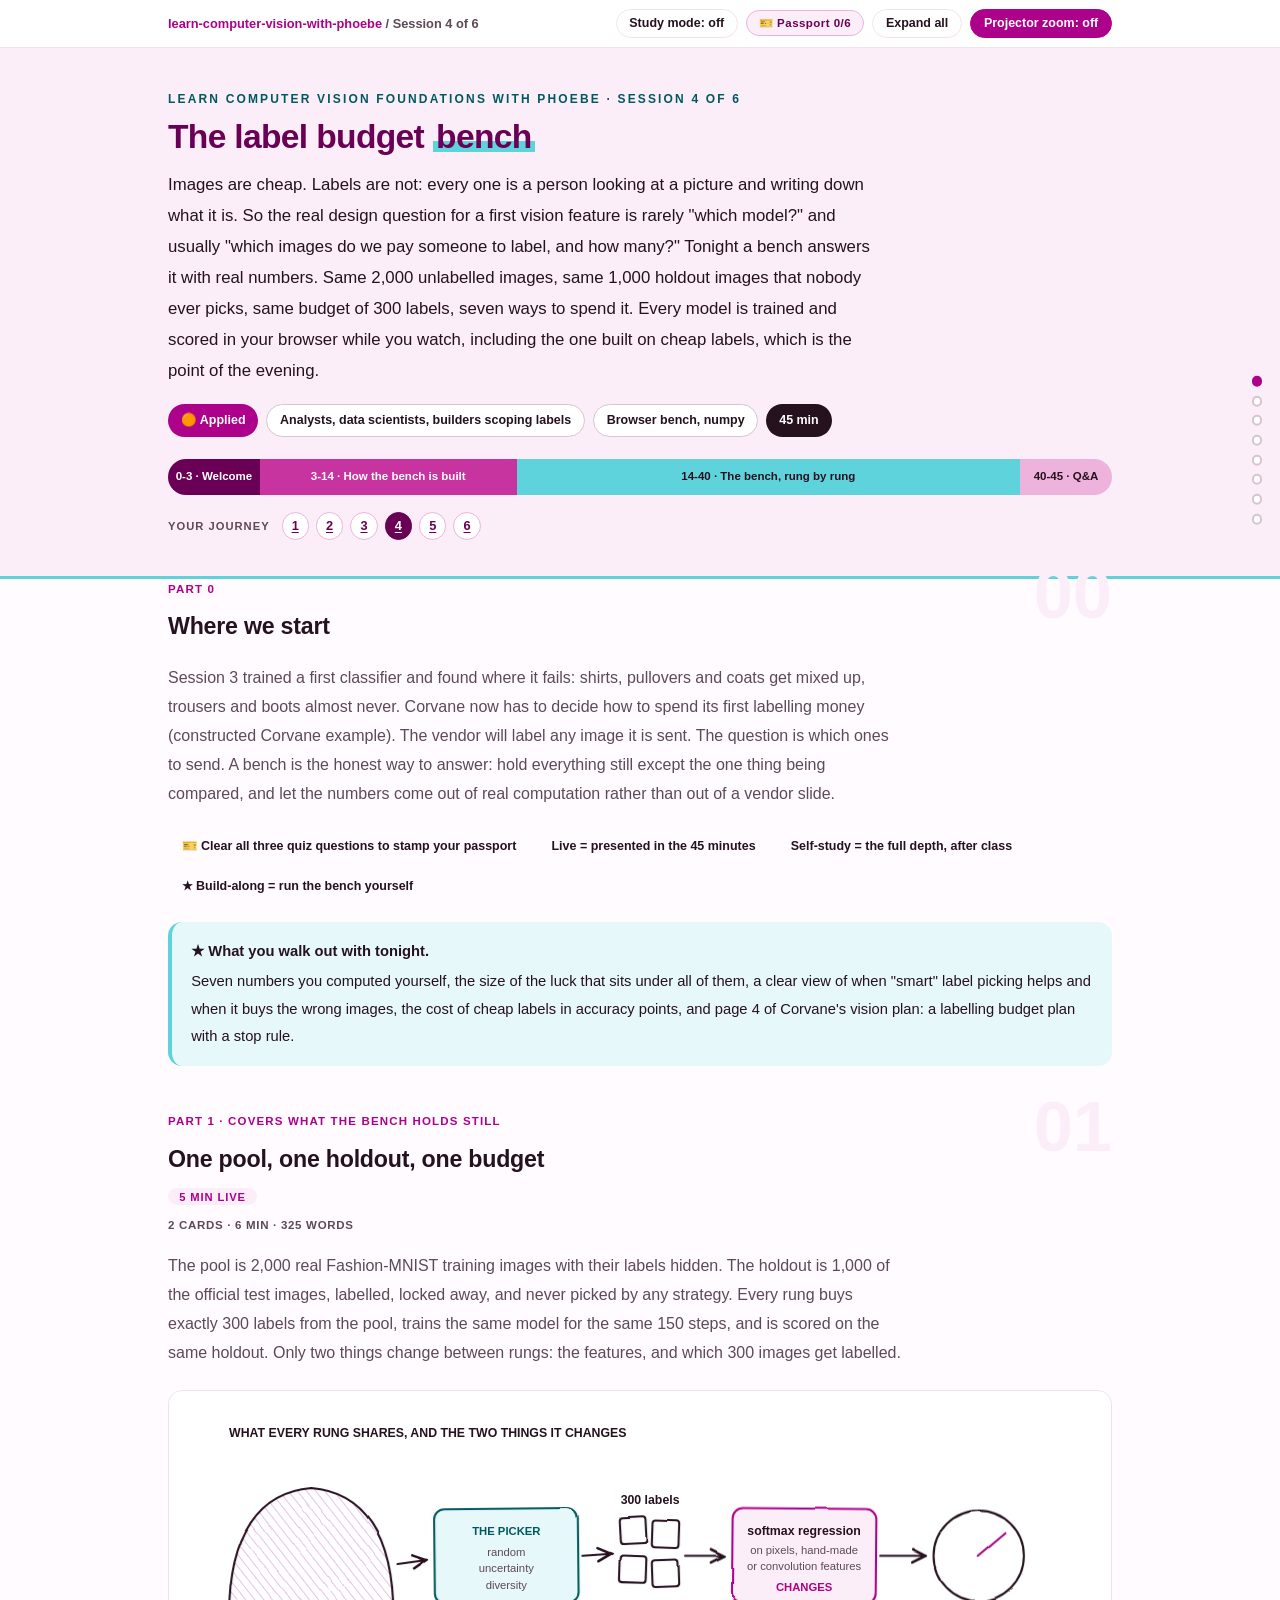
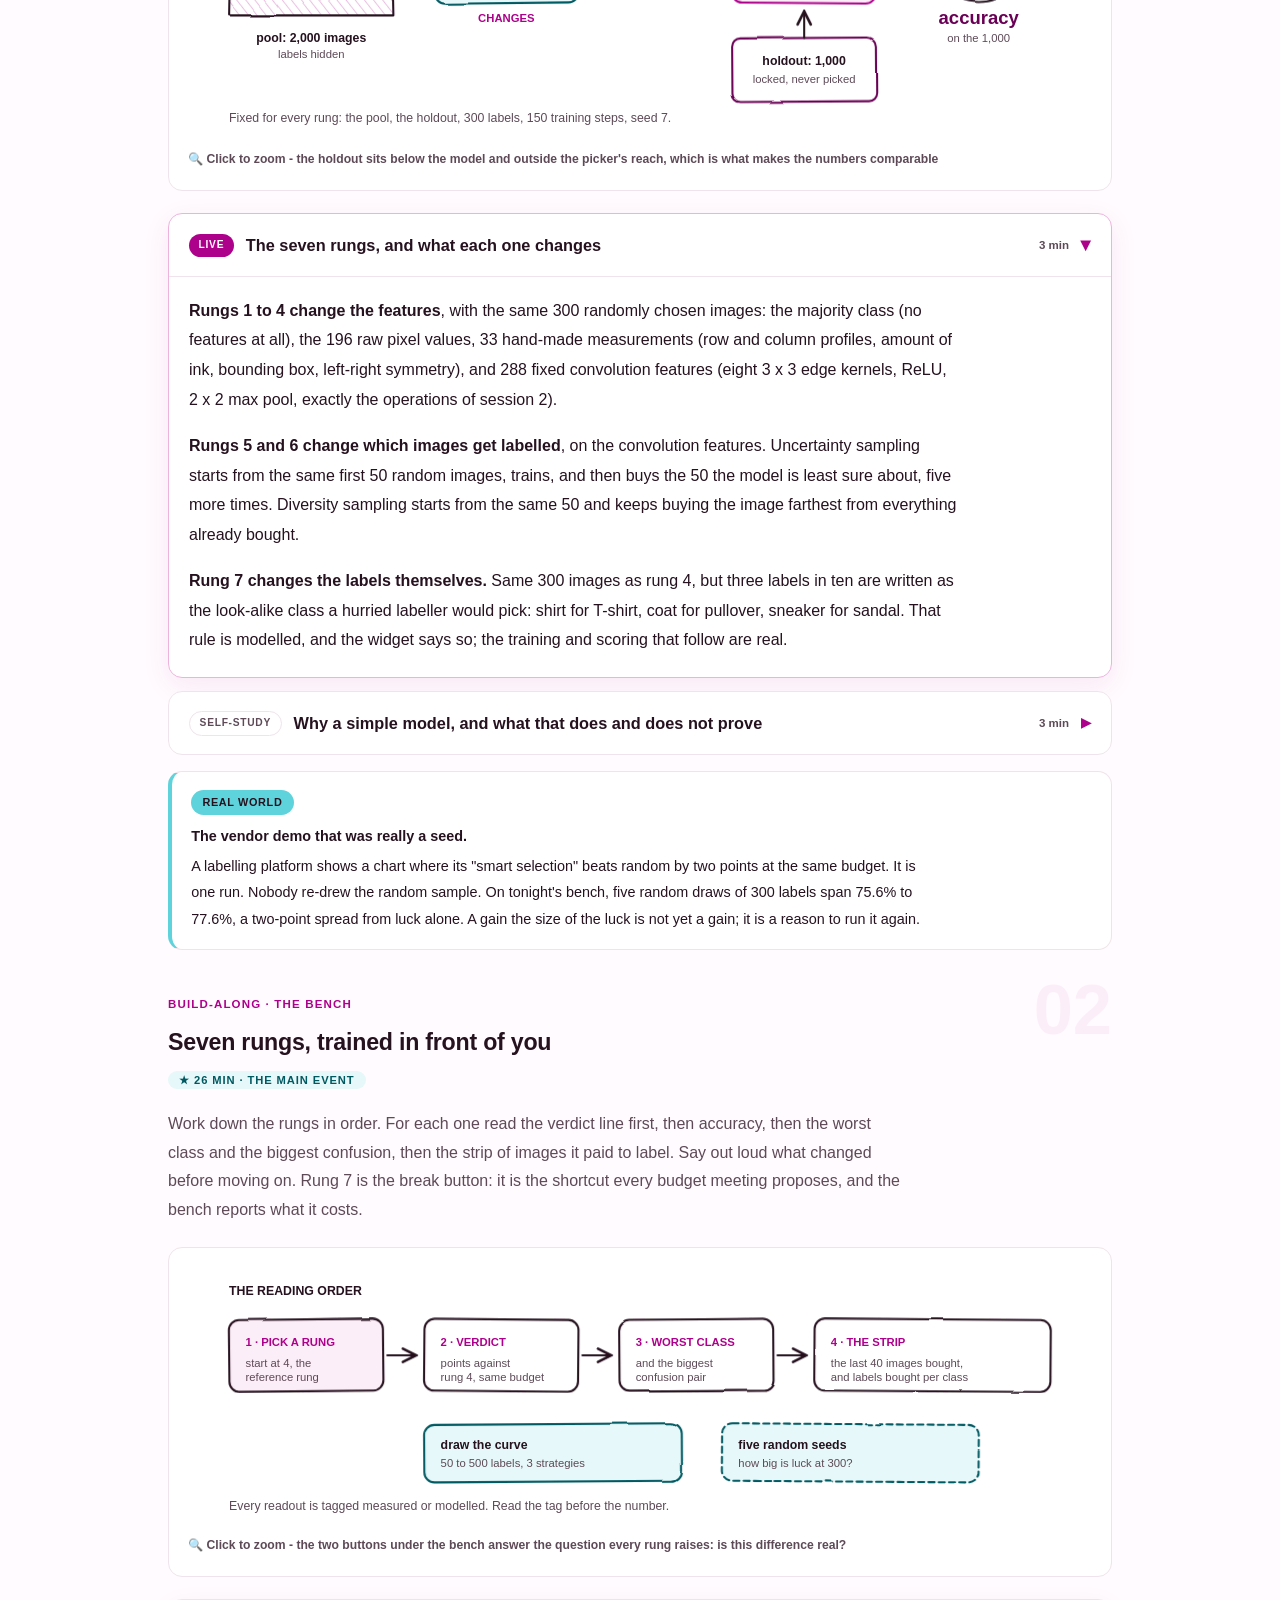
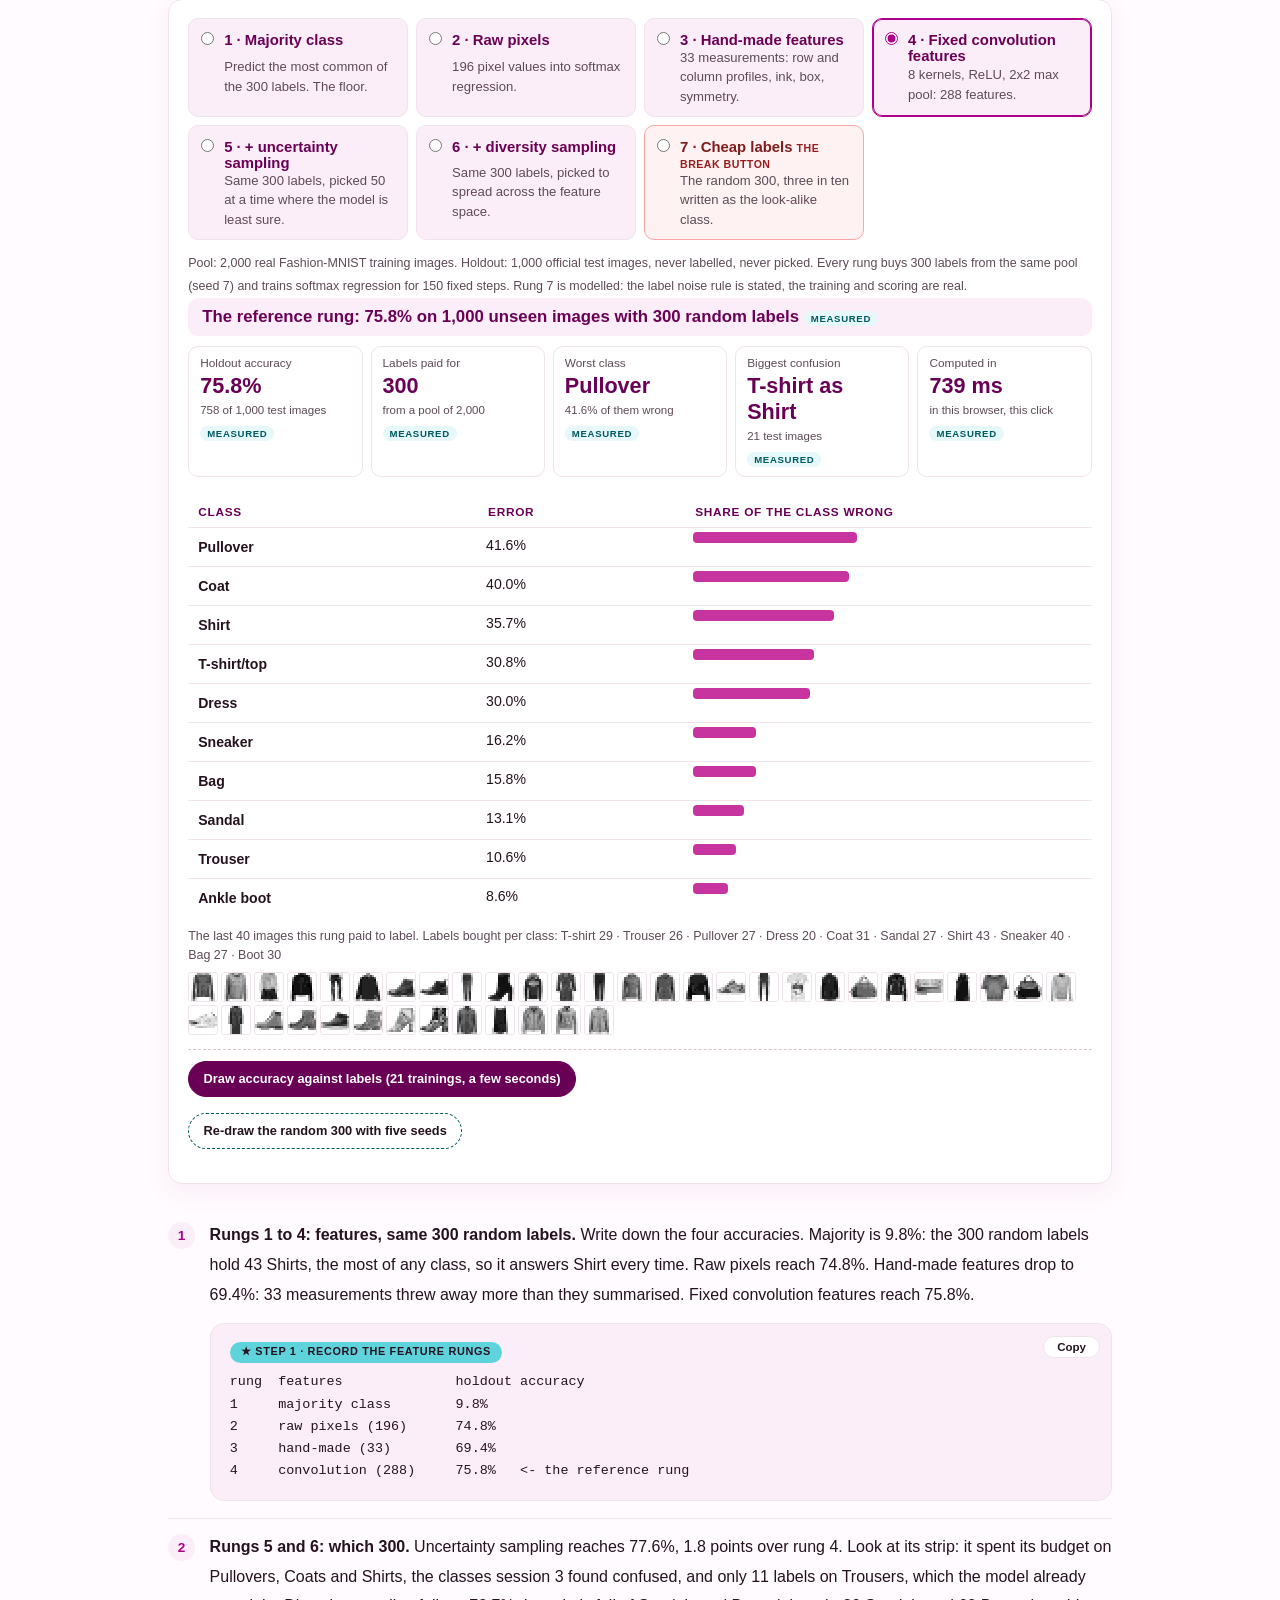
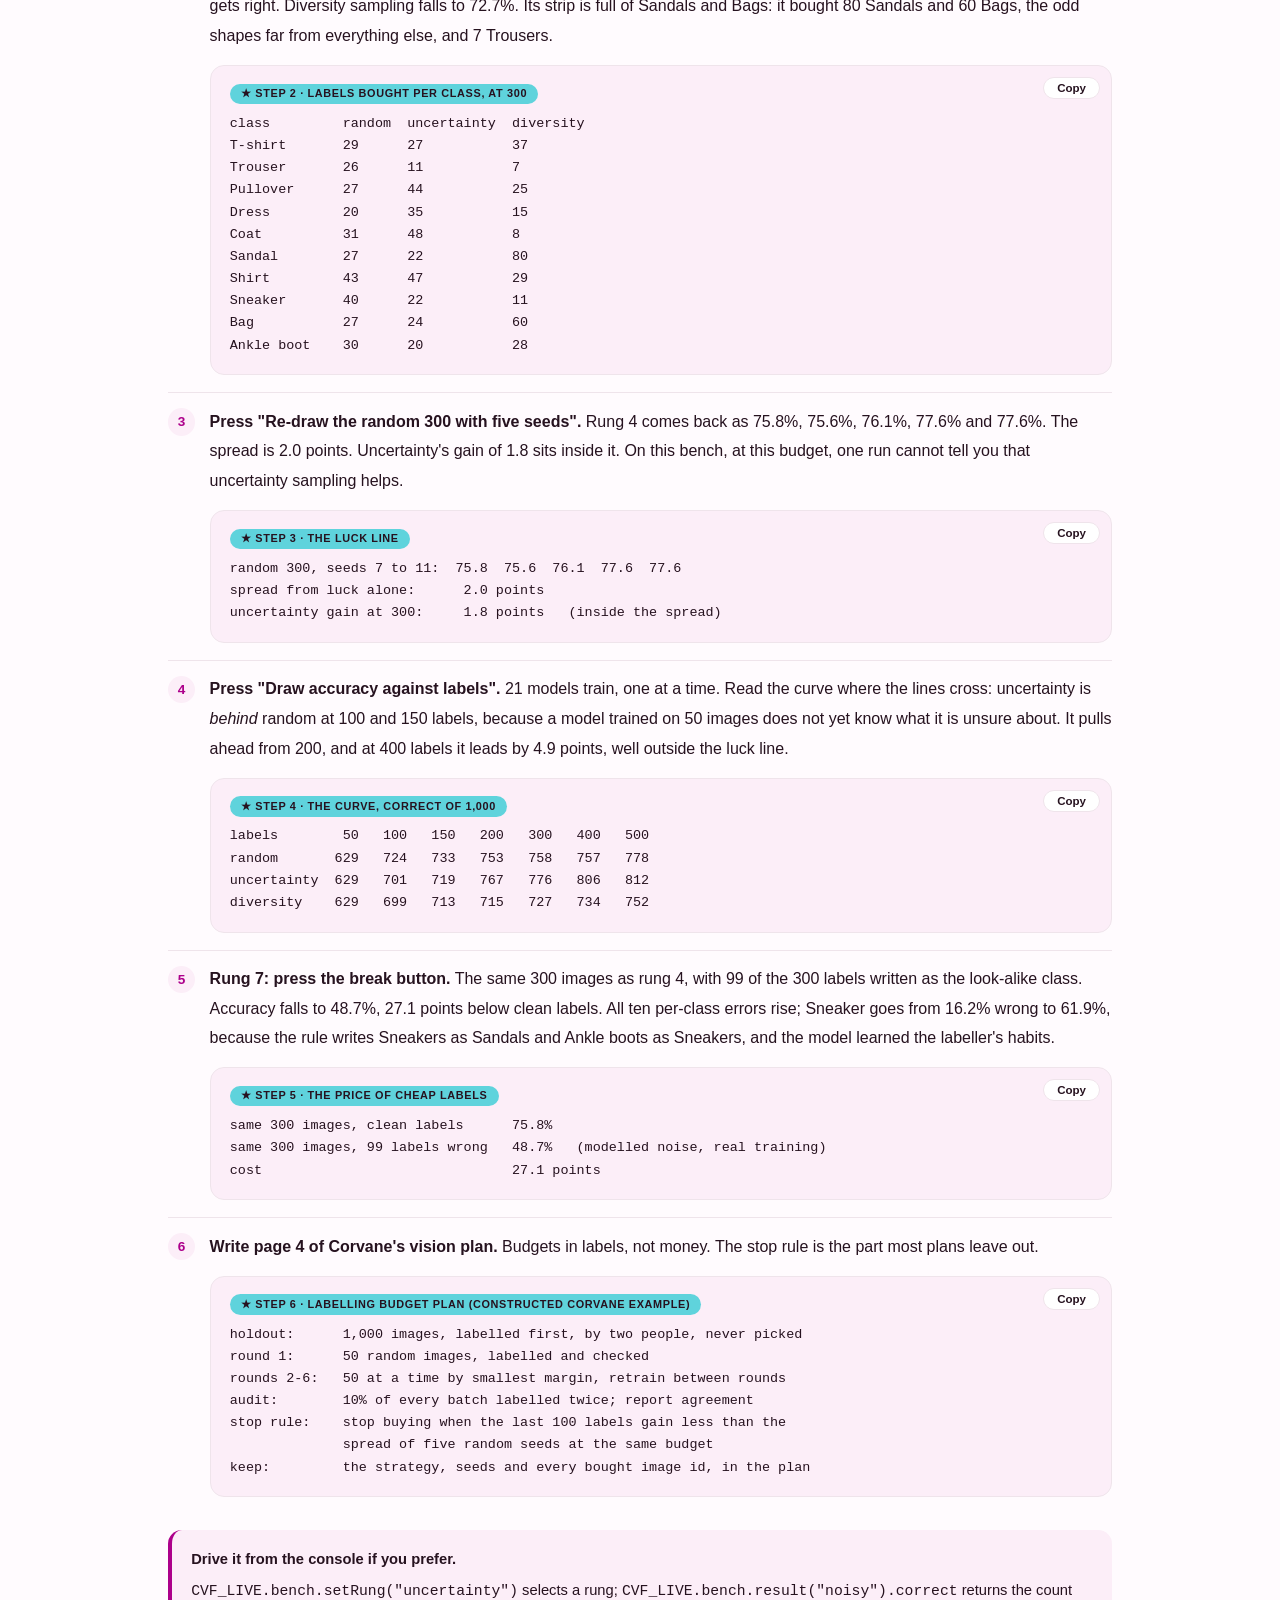
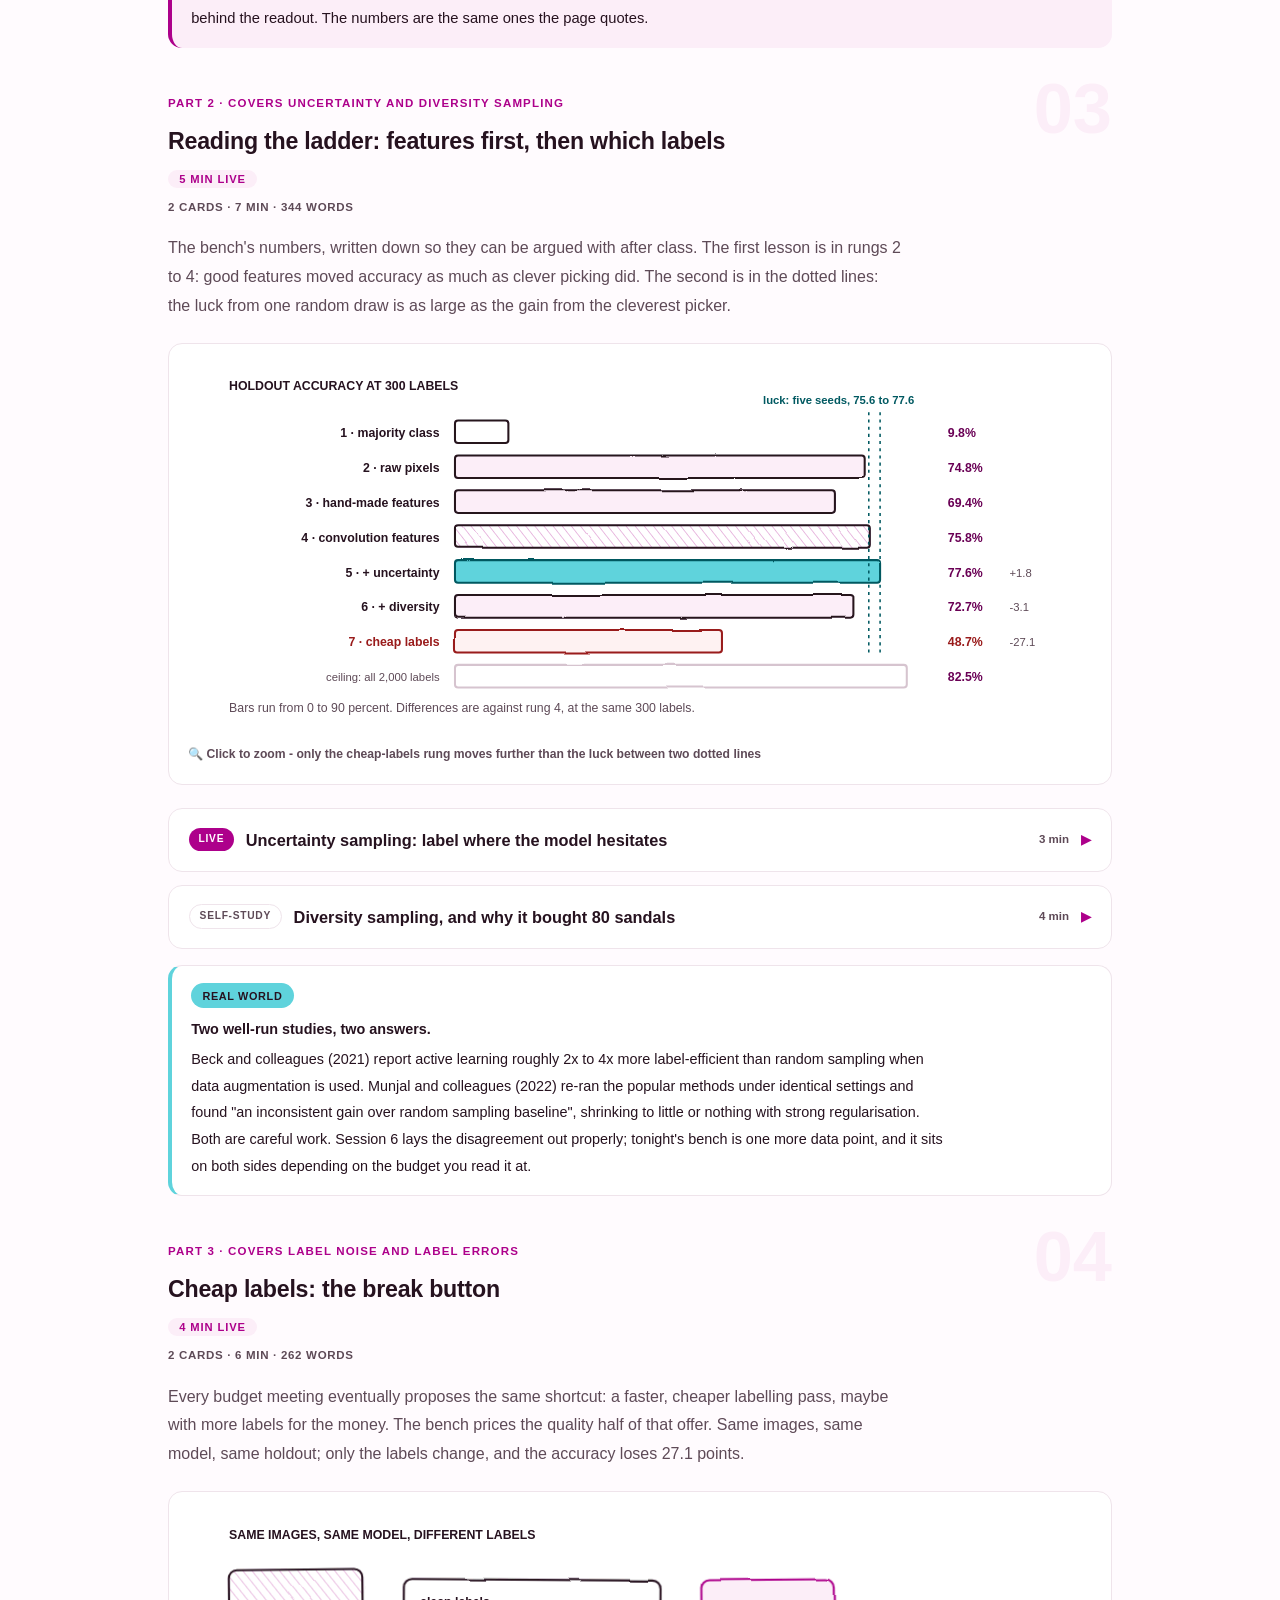
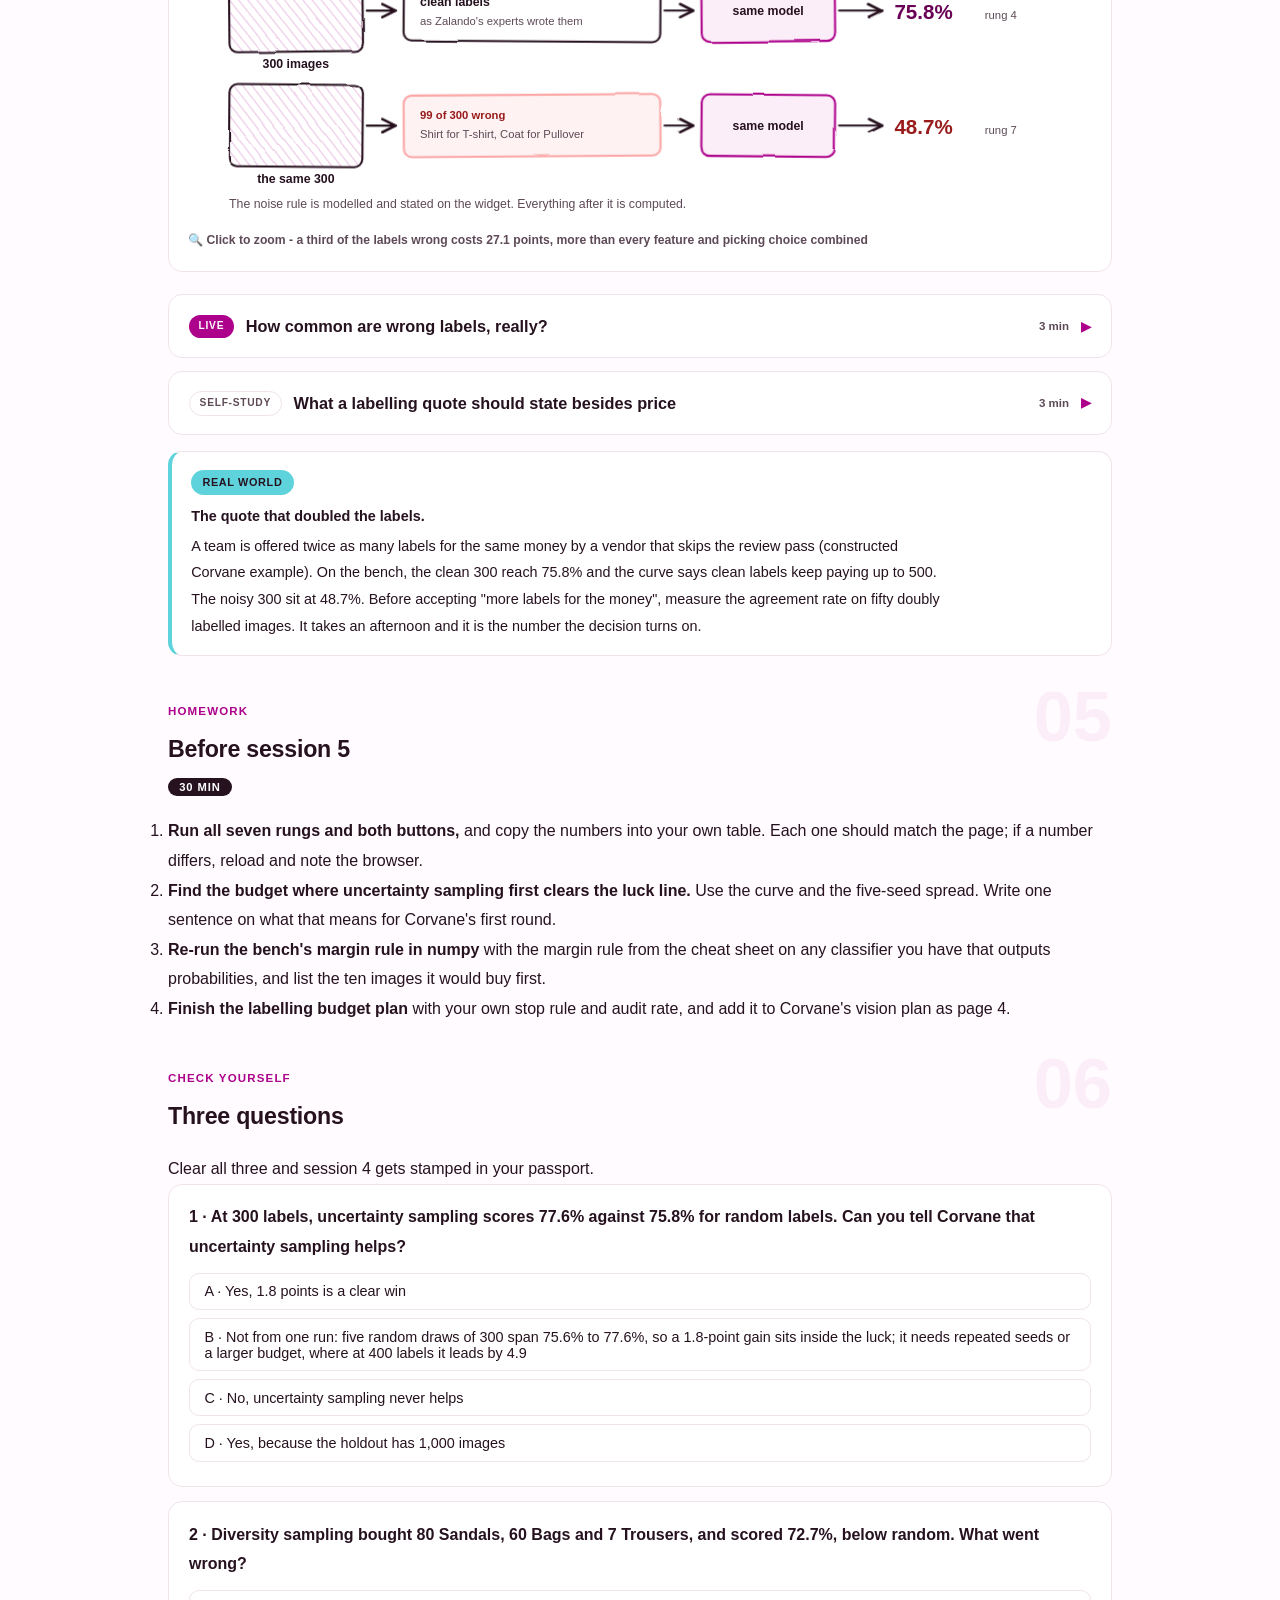
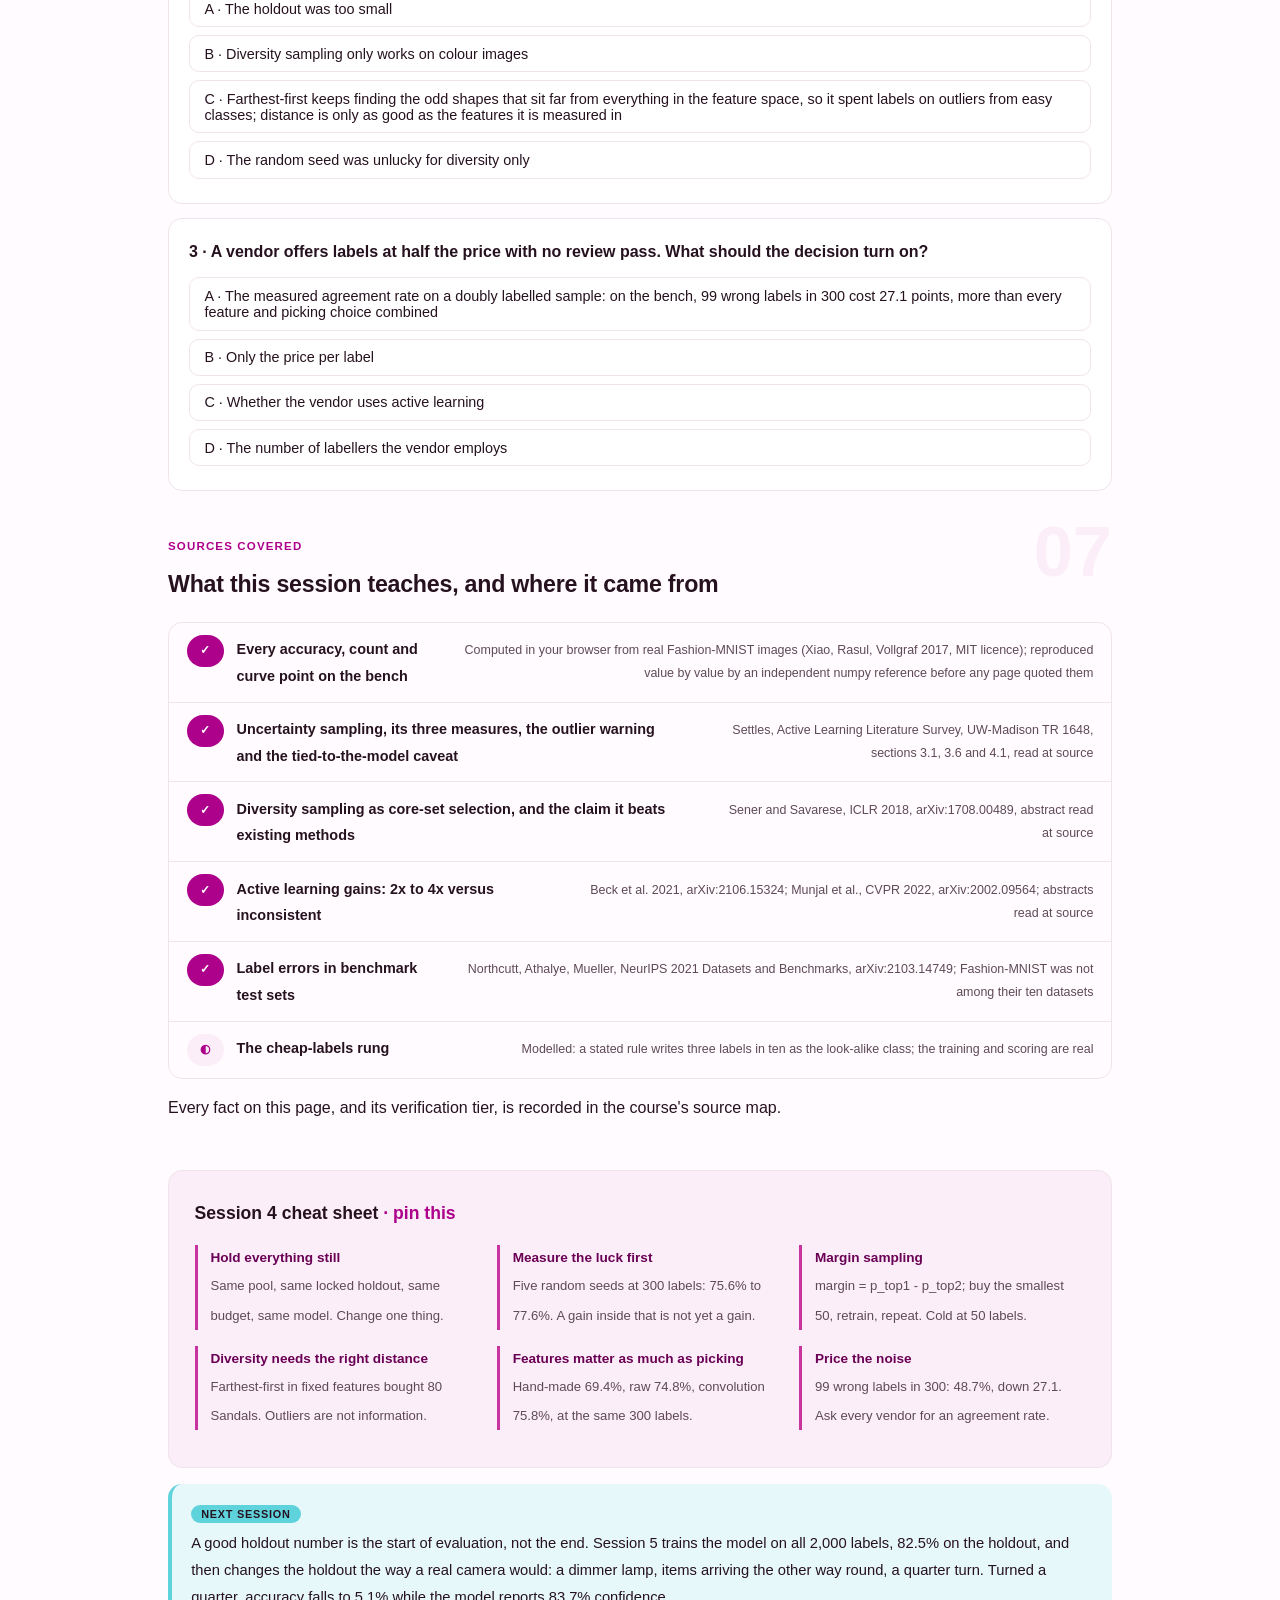
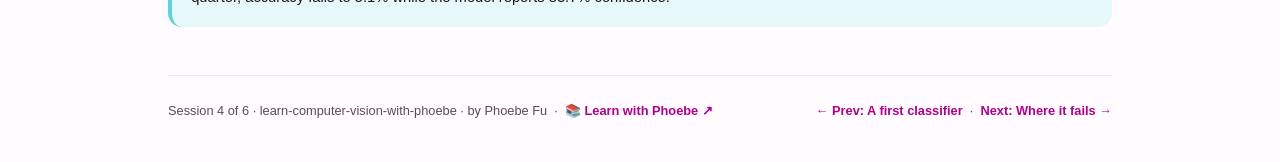
<file: courses/04-the-label-budget-bench.html>
<!DOCTYPE html>
<html lang="en">
<head>
<meta charset="UTF-8">
<meta name="viewport" content="width=device-width, initial-scale=1.0">
<!-- social:start -->
<meta name="description" content="Session 4 of 6. A fixed budget of 300 labels, a pool of 2,000 real Fashion-MNIST images and a holdout of 1,000 never touched. Seven rungs, from the majority class to uncertainty and diversity sampling, trained and scored in your browser, plus the cheap-labels rung that reports a worse number.">
<meta property="og:type" content="article">
<meta property="og:site_name" content="Learn with Phoebe">
<meta property="og:title" content="The label budget bench - learn computer vision with phoebe">
<meta property="og:description" content="Session 4 of 6. 300 labels, seven ways to spend them, every model trained in your browser. Uncertainty sampling gains 1.8 points; random luck alone moves 2.0.">
<meta property="og:url" content="https://phoebefu6.github.io/learn-computer-vision-with-phoebe/courses/04-the-label-budget-bench.html">
<meta property="og:image" content="https://phoebefu6.github.io/learn-computer-vision-with-phoebe/assets/og-cover.png">
<meta property="og:image:width" content="1200">
<meta property="og:image:height" content="630">
<meta name="twitter:card" content="summary_large_image">
<meta name="twitter:title" content="The label budget bench - learn computer vision with phoebe">
<meta name="twitter:description" content="Session 4 of 6. Which 300 labels are worth paying for, computed on real images in your browser.">
<meta name="twitter:image" content="https://phoebefu6.github.io/learn-computer-vision-with-phoebe/assets/og-cover.png">
<!-- social:end -->
<title>Session 4 · The label budget bench - learn computer vision with phoebe</title>
<link rel="stylesheet" href="../assets/style.css?v=2">
</head>
<body>

<div class="toolbar">
  <div class="wrap">
    <span class="crumb"><a href="../index.html">learn-computer-vision-with-phoebe</a> / Session 4 of 6</span>
    <button class="btn" id="toggle-all" type="button">Expand all</button>
    <button class="btn primary" id="zoom-toggle" type="button">Projector zoom: off</button>
  </div>
</div>

<header class="masthead">
  <div class="wrap">
    <div class="eyebrow">Learn Computer Vision Foundations with Phoebe · Session 4 of 6</div>
    <h1>The label budget <span class="accent">bench</span></h1>
    <p class="sub">Images are cheap. Labels are not: every one is a person looking at a picture and writing down what it is. So the real design question for a first vision feature is rarely "which model?" and usually "which images do we pay someone to label, and how many?" Tonight a bench answers it with real numbers. Same 2,000 unlabelled images, same 1,000 holdout images that nobody ever picks, same budget of 300 labels, seven ways to spend it. Every model is trained and scored in your browser while you watch, including the one built on cheap labels, which is the point of the evening.</p>
    <div class="chip-row">
      <span class="chip level">🟠 Applied</span>
      <span class="chip audience">Analysts, data scientists, builders scoping labels</span>
      <span class="chip audience">Browser bench, numpy</span>
      <span class="chip time">45 min</span>
    </div>
    <div class="agenda">
      <span class="a1" style="flex:1">0-3 · Welcome</span>
      <span class="a2" style="flex:3">3-14 · How the bench is built</span>
      <span class="a3" style="flex:6">14-40 · The bench, rung by rung</span>
      <span class="a4" style="flex:1">40-45 · Q&amp;A</span>
    </div>
  </div>
</header>

<main class="wrap">

  <section class="section" id="intro">
    <div class="section-kicker">
      <span class="klabel">Part 0</span>
      <h2>Where we start</h2>
    </div>
    <p class="lede">Session 3 trained a first classifier and found where it fails: shirts, pullovers and coats get mixed up, trousers and boots almost never. Corvane now has to decide how to spend its first labelling money (constructed Corvane example). The vendor will label any image it is sent. The question is which ones to send. A bench is the honest way to answer: hold everything still except the one thing being compared, and let the numbers come out of real computation rather than out of a vendor slide.</p>

    <div class="legend">
      <span class="pill">🎫 Clear all three quiz questions to stamp your passport</span>
      <span class="pill">Live = presented in the 45 minutes</span>
      <span class="pill">Self-study = the full depth, after class</span>
      <span class="pill">★ Build-along = run the bench yourself</span>
    </div>

    <div class="callout win">
      <p><strong>★ What you walk out with tonight.</strong> Seven numbers you computed yourself, the size of the luck that sits under all of them, a clear view of when "smart" label picking helps and when it buys the wrong images, the cost of cheap labels in accuracy points, and page 4 of Corvane's vision plan: a labelling budget plan with a stop rule.</p>
    </div>
  </section>

  <section class="section" id="part-1">
    <div class="section-kicker">
      <span class="klabel">Part 1 · covers what the bench holds still</span>
      <h2>One pool, one holdout, one budget</h2>
      <span class="tag concept">5 min live</span>
    </div>
    <p class="lede">The pool is 2,000 real Fashion-MNIST training images with their labels hidden. The holdout is 1,000 of the official test images, labelled, locked away, and never picked by any strategy. Every rung buys exactly 300 labels from the pool, trains the same model for the same 150 steps, and is scored on the same holdout. Only two things change between rungs: the features, and which 300 images get labelled.</p>

    <figure class="zoomable">
      <svg viewBox="0 0 880 320" xmlns="http://www.w3.org/2000/svg" role="img" aria-label="The bench as a pipeline. A pile of 2,000 unlabelled pool images feeds a picker, which can be random, uncertainty or diversity. The picker sends 300 images to be labelled. A softmax regression model trains on their features for 150 fixed steps. It is scored on a locked holdout of 1,000 test images that no picker can reach. The output is holdout accuracy.">
        <defs>
          <filter id="s4aSk" x="-3%" y="-3%" width="106%" height="106%"><feTurbulence type="fractalNoise" baseFrequency="0.02" numOctaves="2" seed="53" result="n"/><feDisplacementMap in="SourceGraphic" in2="n" scale="2.4" xChannelSelector="R" yChannelSelector="G"/></filter>
          <pattern id="s4aHc" patternUnits="userSpaceOnUse" width="7" height="7" patternTransform="rotate(-38)"><line x1="0" y1="0" x2="0" y2="7" stroke="#AD008B" stroke-width="1" opacity=".5"/></pattern>
          <marker id="s4aAr" viewBox="0 0 10 10" refX="9" refY="5" markerWidth="8" markerHeight="8" orient="auto"><path d="M1 1 L9 5 L1 9" fill="none" stroke="#26121F" stroke-width="1.6" stroke-linecap="round"/></marker>
        </defs>
        <style>
          .s4aH { font: 800 12px Inter, sans-serif; fill: #26121F; }
          .s4aL { font: 600 12px Inter, sans-serif; fill: #26121F; }
          .s4aS { font: 400 11px Inter, sans-serif; fill: #5E4A57; }
          .s4aB { font: 800 11px Inter, sans-serif; fill: #005961; }
          .s4aV { font: 800 18px Inter, sans-serif; fill: #6A0055; }
          .s4aA { font: 700 11px Inter, sans-serif; fill: #AD008B; }
          .s4aN { font: 400 12px Inter, sans-serif; fill: #5E4A57; }
        </style>

        <text class="s4aH" x="40" y="26">WHAT EVERY RUNG SHARES, AND THE TWO THINGS IT CHANGES</text>

        <g filter="url(#s4aSk)" fill="none" stroke="#26121F" stroke-width="2" stroke-linecap="round" stroke-linejoin="round">
          <!-- the pool pile -->
          <path d="M40 200 C40 120 70 80 120 76 C170 80 200 120 200 200 Z" fill="url(#s4aHc)"/>
          <!-- picker -->
          <rect x="240" y="96" width="140" height="92" rx="10" transform="rotate(-0.6 310 142)" fill="#E6F8F9" stroke="#005961"/>
          <path d="M204 150 L232 146" marker-end="url(#s4aAr)"/>
          <!-- 300 labelled thumbnails -->
          <rect x="420" y="104" width="26" height="26" rx="3" transform="rotate(-3 433 117)" fill="#FFFFFF"/>
          <rect x="452" y="108" width="26" height="26" rx="3" transform="rotate(2 465 121)" fill="#FFFFFF"/>
          <rect x="420" y="142" width="26" height="26" rx="3" transform="rotate(2 433 155)" fill="#FFFFFF"/>
          <rect x="452" y="146" width="26" height="26" rx="3" transform="rotate(-2 465 159)" fill="#FFFFFF"/>
          <path d="M384 142 L412 140" marker-end="url(#s4aAr)"/>
          <!-- model -->
          <rect x="530" y="96" width="140" height="92" rx="10" transform="rotate(0.5 600 142)" fill="#FCEEF8" stroke="#AD008B"/>
          <path d="M484 142 L522 142" marker-end="url(#s4aAr)"/>
          <!-- holdout vault -->
          <rect x="530" y="222" width="140" height="62" rx="8" transform="rotate(-0.4 600 253)" fill="#FFFFFF" stroke="#6A0055"/>
          <path d="M600 222 L600 196" marker-end="url(#s4aAr)"/>
          <!-- accuracy dial -->
          <circle cx="770" cy="142" r="44" fill="#FFFFFF"/>
          <path d="M674 142 L718 142" marker-end="url(#s4aAr)"/>
          <path d="M770 142 L796 120" stroke="#AD008B"/>
        </g>

        <text class="s4aL" x="120" y="226" text-anchor="middle">pool: 2,000 images</text>
        <text class="s4aS" x="120" y="242" text-anchor="middle">labels hidden</text>
        <text class="s4aB" x="310" y="122" text-anchor="middle">THE PICKER</text>
        <text class="s4aS" x="310" y="142" text-anchor="middle">random</text>
        <text class="s4aS" x="310" y="158" text-anchor="middle">uncertainty</text>
        <text class="s4aS" x="310" y="174" text-anchor="middle">diversity</text>
        <text class="s4aA" x="310" y="206" text-anchor="middle">CHANGES</text>
        <text class="s4aL" x="450" y="92" text-anchor="middle">300 labels</text>
        <text class="s4aL" x="600" y="122" text-anchor="middle">softmax regression</text>
        <text class="s4aS" x="600" y="140" text-anchor="middle">on pixels, hand-made</text>
        <text class="s4aS" x="600" y="156" text-anchor="middle">or convolution features</text>
        <text class="s4aA" x="600" y="176" text-anchor="middle">CHANGES</text>
        <text class="s4aL" x="600" y="248" text-anchor="middle">holdout: 1,000</text>
        <text class="s4aS" x="600" y="266" text-anchor="middle">locked, never picked</text>
        <text class="s4aV" x="770" y="208" text-anchor="middle">accuracy</text>
        <text class="s4aS" x="770" y="226" text-anchor="middle">on the 1,000</text>

        <text class="s4aN" x="40" y="304">Fixed for every rung: the pool, the holdout, 300 labels, 150 training steps, seed 7.</text>
      </svg>
      <figcaption>🔍 Click to zoom - the holdout sits below the model and outside the picker's reach, which is what makes the numbers comparable</figcaption>
    </figure>

    <details class="card" open>
      <summary><span class="mode live">Live</span>The seven rungs, and what each one changes<span class="mini">3 min</span><span class="caret">▶</span></summary>
      <div class="body">
        <p><strong>Rungs 1 to 4 change the features</strong>, with the same 300 randomly chosen images: the majority class (no features at all), the 196 raw pixel values, 33 hand-made measurements (row and column profiles, amount of ink, bounding box, left-right symmetry), and 288 fixed convolution features (eight 3 x 3 edge kernels, ReLU, 2 x 2 max pool, exactly the operations of session 2).</p>
        <p><strong>Rungs 5 and 6 change which images get labelled</strong>, on the convolution features. Uncertainty sampling starts from the same first 50 random images, trains, and then buys the 50 the model is least sure about, five more times. Diversity sampling starts from the same 50 and keeps buying the image farthest from everything already bought.</p>
        <p><strong>Rung 7 changes the labels themselves.</strong> Same 300 images as rung 4, but three labels in ten are written as the look-alike class a hurried labeller would pick: shirt for T-shirt, coat for pullover, sneaker for sandal. That rule is modelled, and the widget says so; the training and scoring that follow are real.</p>
      </div>
    </details>

    <details class="card">
      <summary><span class="mode self">Self-study</span>Why a simple model, and what that does and does not prove<span class="mini">3 min</span><span class="caret">▶</span></summary>
      <div class="body">
        <p>The bench trains softmax regression: one weight per feature per class, ten classes, gradient descent from zero for 150 steps. It runs in about a second in a browser, it is deterministic, and an independent numpy script reproduces every number it prints to the last image. A deep network would be more accurate and would take minutes per rung on a laptop with no GPU.</p>
        <p>What that buys you: a fair comparison of features and of label strategies, all else equal. What it does not buy: the absolute accuracy a production model would reach. For scale, the Fashion-MNIST paper's own table reports 84.2% for scikit-learn logistic regression and 89.7% for the best support vector machine, both trained on all 60,000 images at full size. The bench uses 300 labels on 14 x 14 images, so its ceiling with all 2,000 pool labels is 82.5%. Compare rungs with each other, never with a leaderboard.</p>
      </div>
    </details>

    <div class="callout example">
      <span class="ex-pill">Real world</span>
      <p><strong>The vendor demo that was really a seed.</strong> A labelling platform shows a chart where its "smart selection" beats random by two points at the same budget. It is one run. Nobody re-drew the random sample. On tonight's bench, five random draws of 300 labels span 75.6% to 77.6%, a two-point spread from luck alone. A gain the size of the luck is not yet a gain; it is a reason to run it again.</p>
    </div>
  </section>

  <section class="section" id="demo-1">
    <div class="section-kicker">
      <span class="klabel">Build-along · the bench</span>
      <h2>Seven rungs, trained in front of you</h2>
      <span class="tag demo">★ 26 min · the main event</span>
    </div>
    <p class="lede">Work down the rungs in order. For each one read the verdict line first, then accuracy, then the worst class and the biggest confusion, then the strip of images it paid to label. Say out loud what changed before moving on. Rung 7 is the break button: it is the shortcut every budget meeting proposes, and the bench reports what it costs.</p>

    <figure class="zoomable">
      <svg viewBox="0 0 880 250" xmlns="http://www.w3.org/2000/svg" role="img" aria-label="How to drive the bench: pick a rung, read four readouts in order, then press the two buttons under it. One draws accuracy against labels bought for three strategies; the other re-draws the random 300 five times to show how much is luck.">
        <defs>
          <filter id="s4dSk" x="-3%" y="-3%" width="106%" height="106%"><feTurbulence type="fractalNoise" baseFrequency="0.02" numOctaves="2" seed="71" result="n"/><feDisplacementMap in="SourceGraphic" in2="n" scale="2.4" xChannelSelector="R" yChannelSelector="G"/></filter>
          <marker id="s4dAr" viewBox="0 0 10 10" refX="9" refY="5" markerWidth="8" markerHeight="8" orient="auto"><path d="M1 1 L9 5 L1 9" fill="none" stroke="#26121F" stroke-width="1.6" stroke-linecap="round"/></marker>
        </defs>
        <style>
          .s4dH { font: 800 12px Inter, sans-serif; fill: #26121F; }
          .s4dL { font: 600 12px Inter, sans-serif; fill: #26121F; }
          .s4dS { font: 400 11px Inter, sans-serif; fill: #5E4A57; }
          .s4dA { font: 700 11px Inter, sans-serif; fill: #AD008B; }
          .s4dN { font: 400 12px Inter, sans-serif; fill: #5E4A57; }
        </style>

        <text class="s4dH" x="40" y="26">THE READING ORDER</text>

        <g filter="url(#s4dSk)" fill="none" stroke="#26121F" stroke-width="2" stroke-linecap="round" stroke-linejoin="round">
          <rect x="40" y="50" width="150" height="70" rx="10" transform="rotate(-0.6 115 85)" fill="#FCEEF8"/>
          <rect x="230" y="50" width="150" height="70" rx="10" transform="rotate(0.5 305 85)" fill="#FFFFFF"/>
          <rect x="420" y="50" width="150" height="70" rx="10" transform="rotate(-0.4 495 85)" fill="#FFFFFF"/>
          <rect x="610" y="50" width="230" height="70" rx="10" transform="rotate(0.4 725 85)" fill="#FFFFFF"/>
          <path d="M194 85 L222 85" marker-end="url(#s4dAr)"/>
          <path d="M384 85 L412 85" marker-end="url(#s4dAr)"/>
          <path d="M574 85 L602 85" marker-end="url(#s4dAr)"/>
          <rect x="230" y="152" width="250" height="56" rx="10" transform="rotate(-0.4 355 180)" fill="#E6F8F9" stroke="#005961"/>
          <rect x="520" y="152" width="250" height="56" rx="10" transform="rotate(0.4 645 180)" fill="#E6F8F9" stroke="#005961" stroke-dasharray="6 4"/>
        </g>

        <text class="s4dA" x="56" y="76">1 · PICK A RUNG</text>
        <text class="s4dS" x="56" y="96">start at 4, the</text>
        <text class="s4dS" x="56" y="110">reference rung</text>
        <text class="s4dA" x="246" y="76">2 · VERDICT</text>
        <text class="s4dS" x="246" y="96">points against</text>
        <text class="s4dS" x="246" y="110">rung 4, same budget</text>
        <text class="s4dA" x="436" y="76">3 · WORST CLASS</text>
        <text class="s4dS" x="436" y="96">and the biggest</text>
        <text class="s4dS" x="436" y="110">confusion pair</text>
        <text class="s4dA" x="626" y="76">4 · THE STRIP</text>
        <text class="s4dS" x="626" y="96">the last 40 images bought,</text>
        <text class="s4dS" x="626" y="110">and labels bought per class</text>
        <text class="s4dL" x="246" y="176">draw the curve</text>
        <text class="s4dS" x="246" y="194">50 to 500 labels, 3 strategies</text>
        <text class="s4dL" x="536" y="176">five random seeds</text>
        <text class="s4dS" x="536" y="194">how big is luck at 300?</text>

        <text class="s4dN" x="40" y="236">Every readout is tagged measured or modelled. Read the tag before the number.</text>
      </svg>
      <figcaption>🔍 Click to zoom - the two buttons under the bench answer the question every rung raises: is this difference real?</figcaption>
    </figure>

    <div id="cvf-bench"></div>

    <div class="steps">
      <div class="step">
        <p><strong>Rungs 1 to 4: features, same 300 random labels.</strong> Write down the four accuracies. Majority is 9.8%: the 300 random labels hold 43 Shirts, the most of any class, so it answers Shirt every time. Raw pixels reach 74.8%. Hand-made features drop to 69.4%: 33 measurements threw away more than they summarised. Fixed convolution features reach 75.8%.</p>
        <div class="prompt-box good"><span class="label">★ Step 1 · record the feature rungs</span>rung  features              holdout accuracy
1     majority class        9.8%
2     raw pixels (196)      74.8%
3     hand-made (33)        69.4%
4     convolution (288)     75.8%   &lt;- the reference rung</div>
      </div>
      <div class="step">
        <p><strong>Rungs 5 and 6: which 300.</strong> Uncertainty sampling reaches 77.6%, 1.8 points over rung 4. Look at its strip: it spent its budget on Pullovers, Coats and Shirts, the classes session 3 found confused, and only 11 labels on Trousers, which the model already gets right. Diversity sampling falls to 72.7%. Its strip is full of Sandals and Bags: it bought 80 Sandals and 60 Bags, the odd shapes far from everything else, and 7 Trousers.</p>
        <div class="prompt-box good"><span class="label">★ Step 2 · labels bought per class, at 300</span>class         random  uncertainty  diversity
T-shirt       29      27           37
Trouser       26      11           7
Pullover      27      44           25
Dress         20      35           15
Coat          31      48           8
Sandal        27      22           80
Shirt         43      47           29
Sneaker       40      22           11
Bag           27      24           60
Ankle boot    30      20           28</div>
      </div>
      <div class="step">
        <p><strong>Press "Re-draw the random 300 with five seeds".</strong> Rung 4 comes back as 75.8%, 75.6%, 76.1%, 77.6% and 77.6%. The spread is 2.0 points. Uncertainty's gain of 1.8 sits inside it. On this bench, at this budget, one run cannot tell you that uncertainty sampling helps.</p>
        <div class="prompt-box good"><span class="label">★ Step 3 · the luck line</span>random 300, seeds 7 to 11:  75.8  75.6  76.1  77.6  77.6
spread from luck alone:      2.0 points
uncertainty gain at 300:     1.8 points   (inside the spread)</div>
      </div>
      <div class="step">
        <p><strong>Press "Draw accuracy against labels".</strong> 21 models train, one at a time. Read the curve where the lines cross: uncertainty is <em>behind</em> random at 100 and 150 labels, because a model trained on 50 images does not yet know what it is unsure about. It pulls ahead from 200, and at 400 labels it leads by 4.9 points, well outside the luck line.</p>
        <div class="prompt-box good"><span class="label">★ Step 4 · the curve, correct of 1,000</span>labels        50   100   150   200   300   400   500
random       629   724   733   753   758   757   778
uncertainty  629   701   719   767   776   806   812
diversity    629   699   713   715   727   734   752</div>
      </div>
      <div class="step">
        <p><strong>Rung 7: press the break button.</strong> The same 300 images as rung 4, with 99 of the 300 labels written as the look-alike class. Accuracy falls to 48.7%, 27.1 points below clean labels. All ten per-class errors rise; Sneaker goes from 16.2% wrong to 61.9%, because the rule writes Sneakers as Sandals and Ankle boots as Sneakers, and the model learned the labeller's habits.</p>
        <div class="prompt-box good"><span class="label">★ Step 5 · the price of cheap labels</span>same 300 images, clean labels      75.8%
same 300 images, 99 labels wrong   48.7%   (modelled noise, real training)
cost                               27.1 points</div>
      </div>
      <div class="step">
        <p><strong>Write page 4 of Corvane's vision plan.</strong> Budgets in labels, not money. The stop rule is the part most plans leave out.</p>
        <div class="prompt-box good"><span class="label">★ Step 6 · labelling budget plan (constructed Corvane example)</span>holdout:      1,000 images, labelled first, by two people, never picked
round 1:      50 random images, labelled and checked
rounds 2-6:   50 at a time by smallest margin, retrain between rounds
audit:        10% of every batch labelled twice; report agreement
stop rule:    stop buying when the last 100 labels gain less than the
              spread of five random seeds at the same budget
keep:         the strategy, seeds and every bought image id, in the plan</div>
      </div>
    </div>

    <div class="callout tip">
      <p><strong>Drive it from the console if you prefer.</strong> <code>CVF_LIVE.bench.setRung("uncertainty")</code> selects a rung; <code>CVF_LIVE.bench.result("noisy").correct</code> returns the count behind the readout. The numbers are the same ones the page quotes.</p>
    </div>
  </section>

  <section class="section" id="part-2">
    <div class="section-kicker">
      <span class="klabel">Part 2 · covers uncertainty and diversity sampling</span>
      <h2>Reading the ladder: features first, then which labels</h2>
      <span class="tag concept">5 min live</span>
    </div>
    <p class="lede">The bench's numbers, written down so they can be argued with after class. The first lesson is in rungs 2 to 4: good features moved accuracy as much as clever picking did. The second is in the dotted lines: the luck from one random draw is as large as the gain from the cleverest picker.</p>

    <figure class="zoomable">
      <svg viewBox="0 0 880 360" xmlns="http://www.w3.org/2000/svg" role="img" aria-label="Holdout accuracy for each rung at 300 labels: majority 9.8 percent, raw pixels 74.8, hand-made features 69.4, convolution features 75.8, uncertainty sampling 77.6, diversity sampling 72.7, cheap labels 48.7, and all 2,000 pool labels 82.5. Two dotted lines mark the range of five random seeds, 75.6 to 77.6 percent.">
        <defs>
          <filter id="s4bSk" x="-3%" y="-3%" width="106%" height="106%"><feTurbulence type="fractalNoise" baseFrequency="0.02" numOctaves="2" seed="59" result="n"/><feDisplacementMap in="SourceGraphic" in2="n" scale="2.4" xChannelSelector="R" yChannelSelector="G"/></filter>
          <pattern id="s4bHc" patternUnits="userSpaceOnUse" width="7" height="7" patternTransform="rotate(-38)"><line x1="0" y1="0" x2="0" y2="7" stroke="#AD008B" stroke-width="1" opacity=".5"/></pattern>
        </defs>
        <style>
          .s4bH { font: 800 12px Inter, sans-serif; fill: #26121F; }
          .s4bL { font: 600 12px Inter, sans-serif; fill: #26121F; }
          .s4bS { font: 400 11px Inter, sans-serif; fill: #5E4A57; }
          .s4bB { font: 800 11px Inter, sans-serif; fill: #005961; }
          .s4bR { font: 800 12px Inter, sans-serif; fill: #991B1B; }
          .s4bV { font: 800 12px Inter, sans-serif; fill: #6A0055; }
          .s4bN { font: 400 12px Inter, sans-serif; fill: #5E4A57; }
        </style>

        <text class="s4bH" x="40" y="26">HOLDOUT ACCURACY AT 300 LABELS</text>
        <text class="s4bB" x="560" y="40">luck: five seeds, 75.6 to 77.6</text>

        <g filter="url(#s4bSk)" fill="none" stroke="#26121F" stroke-width="2" stroke-linecap="round" stroke-linejoin="round">
          <rect x="260" y="56" width="52" height="22" rx="3" fill="#FFFFFF"/>
          <rect x="260" y="90" width="399" height="22" rx="3" fill="#FCEEF8"/>
          <rect x="260" y="124" width="370" height="22" rx="3" fill="#FCEEF8"/>
          <rect x="260" y="158" width="404" height="22" rx="3" fill="url(#s4bHc)"/>
          <rect x="260" y="192" width="414" height="22" rx="3" fill="#5FD3DC" stroke="#005961"/>
          <rect x="260" y="226" width="388" height="22" rx="3" fill="#FCEEF8"/>
          <rect x="260" y="260" width="260" height="22" rx="3" fill="#FEF2F2" stroke="#991B1B"/>
          <rect x="260" y="294" width="440" height="22" rx="3" fill="#FFFFFF" stroke="#D6C4CF"/>
        </g>
        <path d="M663 48 L663 284" stroke="#005961" stroke-width="1.5" stroke-dasharray="3 4" fill="none"/>
        <path d="M674 48 L674 284" stroke="#005961" stroke-width="1.5" stroke-dasharray="3 4" fill="none"/>

        <text class="s4bL" x="245" y="72" text-anchor="end">1 · majority class</text>
        <text class="s4bL" x="245" y="106" text-anchor="end">2 · raw pixels</text>
        <text class="s4bL" x="245" y="140" text-anchor="end">3 · hand-made features</text>
        <text class="s4bL" x="245" y="174" text-anchor="end">4 · convolution features</text>
        <text class="s4bL" x="245" y="208" text-anchor="end">5 · + uncertainty</text>
        <text class="s4bL" x="245" y="242" text-anchor="end">6 · + diversity</text>
        <text class="s4bR" x="245" y="276" text-anchor="end">7 · cheap labels</text>
        <text class="s4bS" x="245" y="310" text-anchor="end">ceiling: all 2,000 labels</text>

        <text class="s4bV" x="740" y="72">9.8%</text>
        <text class="s4bV" x="740" y="106">74.8%</text>
        <text class="s4bV" x="740" y="140">69.4%</text>
        <text class="s4bV" x="740" y="174">75.8%</text>
        <text class="s4bV" x="740" y="208">77.6%</text>
        <text class="s4bV" x="740" y="242">72.7%</text>
        <text class="s4bR" x="740" y="276">48.7%</text>
        <text class="s4bV" x="740" y="310">82.5%</text>
        <text class="s4bS" x="800" y="208">+1.8</text>
        <text class="s4bS" x="800" y="242">-3.1</text>
        <text class="s4bS" x="800" y="276">-27.1</text>

        <text class="s4bN" x="40" y="340">Bars run from 0 to 90 percent. Differences are against rung 4, at the same 300 labels.</text>
      </svg>
      <figcaption>🔍 Click to zoom - only the cheap-labels rung moves further than the luck between two dotted lines</figcaption>
    </figure>

    <details class="card">
      <summary><span class="mode live">Live</span>Uncertainty sampling: label where the model hesitates<span class="mini">3 min</span><span class="caret">▶</span></summary>
      <div class="body">
        <p>Settles's survey of active learning names three ways to measure "unsure": least confident (the top class probability is low), <strong>margin</strong> (the top two classes are close), and entropy (the probability is spread across many classes). The bench uses margin: after each round it scores every unlabelled pool image by the gap between its two most likely classes and buys the 50 with the smallest gap.</p>
        <p>It works by concentrating labels where the classes overlap. On the bench that means Pullover, Coat and Shirt, the three garments the confusion table keeps mixing up. It has a cold start: with only 50 labels the model's sense of "unsure" is itself unreliable, and the curve shows uncertainty behind random at 100 and 150 labels. And the survey itself carries a warning: a set bought this way "is inherently tied to the model that was used to generate it". Change the model later and the labels you bought for the old one may not be the ones the new one needed.</p>
      </div>
    </details>

    <details class="card">
      <summary><span class="mode self">Self-study</span>Diversity sampling, and why it bought 80 sandals<span class="mini">4 min</span><span class="caret">▶</span></summary>
      <div class="body">
        <p>Diversity sampling picks images that cover the feature space instead of images near a decision boundary. The bench uses k-centre greedy, the core of Sener and Savarese's core-set method: repeatedly buy the pool image farthest from everything already bought. Their paper reports that it "significantly outperforms existing approaches in image classification experiments by a large margin" for convolutional networks.</p>
        <p>On this bench it lost 3.1 points to random. The strip shows why. In 288 edge features, sandals and bags are the odd shapes: a sandal is mostly gaps and straps, a bag a large block with a handle, and each one is far from every other image. Farthest-first keeps finding them, and spends 140 of 300 labels on two classes that are easy anyway. Settles names this failure directly: uncertainty and committee methods are prone to "querying outliers", and density-weighted methods exist to stop it. The result is real; what it shows is that "diversity" depends entirely on the distance you measure it in, and a fixed-feature space is not the learned space the core-set paper used.</p>
      </div>
    </details>

    <div class="callout example">
      <span class="ex-pill">Real world</span>
      <p><strong>Two well-run studies, two answers.</strong> Beck and colleagues (2021) report active learning roughly 2x to 4x more label-efficient than random sampling when data augmentation is used. Munjal and colleagues (2022) re-ran the popular methods under identical settings and found "an inconsistent gain over random sampling baseline", shrinking to little or nothing with strong regularisation. Both are careful work. Session 6 lays the disagreement out properly; tonight's bench is one more data point, and it sits on both sides depending on the budget you read it at.</p>
    </div>
  </section>

  <section class="section" id="part-3">
    <div class="section-kicker">
      <span class="klabel">Part 3 · covers label noise and label errors</span>
      <h2>Cheap labels: the break button</h2>
      <span class="tag concept">4 min live</span>
    </div>
    <p class="lede">Every budget meeting eventually proposes the same shortcut: a faster, cheaper labelling pass, maybe with more labels for the money. The bench prices the quality half of that offer. Same images, same model, same holdout; only the labels change, and the accuracy loses 27.1 points.</p>

    <figure class="zoomable">
      <svg viewBox="0 0 880 300" xmlns="http://www.w3.org/2000/svg" role="img" aria-label="Two rows with the same 300 images and the same model. Top row: clean labels, holdout accuracy 75.8 percent. Bottom row: 99 of the 300 labels written as the look-alike class, such as Shirt for T-shirt, Coat for Pullover and Sneaker for Sandal; holdout accuracy 48.7 percent.">
        <defs>
          <filter id="s4cSk" x="-3%" y="-3%" width="106%" height="106%"><feTurbulence type="fractalNoise" baseFrequency="0.02" numOctaves="2" seed="61" result="n"/><feDisplacementMap in="SourceGraphic" in2="n" scale="2.4" xChannelSelector="R" yChannelSelector="G"/></filter>
          <pattern id="s4cHc" patternUnits="userSpaceOnUse" width="7" height="7" patternTransform="rotate(-38)"><line x1="0" y1="0" x2="0" y2="7" stroke="#AD008B" stroke-width="1" opacity=".5"/></pattern>
          <marker id="s4cAr" viewBox="0 0 10 10" refX="9" refY="5" markerWidth="8" markerHeight="8" orient="auto"><path d="M1 1 L9 5 L1 9" fill="none" stroke="#26121F" stroke-width="1.6" stroke-linecap="round"/></marker>
        </defs>
        <style>
          .s4cH { font: 800 12px Inter, sans-serif; fill: #26121F; }
          .s4cL { font: 600 12px Inter, sans-serif; fill: #26121F; }
          .s4cS { font: 400 11px Inter, sans-serif; fill: #5E4A57; }
          .s4cR { font: 800 11px Inter, sans-serif; fill: #991B1B; }
          .s4cV { font: 800 20px Inter, sans-serif; fill: #6A0055; }
          .s4cX { font: 800 20px Inter, sans-serif; fill: #991B1B; }
          .s4cN { font: 400 12px Inter, sans-serif; fill: #5E4A57; }
        </style>

        <text class="s4cH" x="40" y="26">SAME IMAGES, SAME MODEL, DIFFERENT LABELS</text>

        <g filter="url(#s4cSk)" fill="none" stroke="#26121F" stroke-width="2" stroke-linecap="round" stroke-linejoin="round">
          <rect x="40" y="56" width="130" height="80" rx="8" transform="rotate(-0.6 105 96)" fill="url(#s4cHc)"/>
          <rect x="40" y="168" width="130" height="80" rx="8" transform="rotate(0.5 105 208)" fill="url(#s4cHc)"/>
          <rect x="210" y="66" width="250" height="60" rx="8" transform="rotate(0.4 335 96)" fill="#FFFFFF"/>
          <rect x="210" y="178" width="250" height="60" rx="8" transform="rotate(-0.4 335 208)" fill="#FEF2F2" stroke="#FCA5A5"/>
          <path d="M174 96 L202 96" marker-end="url(#s4cAr)"/>
          <path d="M174 208 L202 208" marker-end="url(#s4cAr)"/>
          <rect x="500" y="66" width="130" height="60" rx="8" transform="rotate(-0.5 565 96)" fill="#FCEEF8" stroke="#AD008B"/>
          <rect x="500" y="178" width="130" height="60" rx="8" transform="rotate(0.5 565 208)" fill="#FCEEF8" stroke="#AD008B"/>
          <path d="M464 96 L492 96" marker-end="url(#s4cAr)"/>
          <path d="M464 208 L492 208" marker-end="url(#s4cAr)"/>
          <path d="M634 96 L676 96" marker-end="url(#s4cAr)"/>
          <path d="M634 208 L676 208" marker-end="url(#s4cAr)"/>
        </g>

        <text class="s4cL" x="105" y="152" text-anchor="middle">300 images</text>
        <text class="s4cL" x="105" y="264" text-anchor="middle">the same 300</text>
        <text class="s4cL" x="226" y="92">clean labels</text>
        <text class="s4cS" x="226" y="110">as Zalando's experts wrote them</text>
        <text class="s4cR" x="226" y="202">99 of 300 wrong</text>
        <text class="s4cS" x="226" y="220">Shirt for T-shirt, Coat for Pullover</text>
        <text class="s4cL" x="565" y="100" text-anchor="middle">same model</text>
        <text class="s4cL" x="565" y="212" text-anchor="middle">same model</text>
        <text class="s4cV" x="688" y="104">75.8%</text>
        <text class="s4cX" x="688" y="216">48.7%</text>
        <text class="s4cS" x="776" y="104">rung 4</text>
        <text class="s4cS" x="776" y="216">rung 7</text>

        <text class="s4cN" x="40" y="288">The noise rule is modelled and stated on the widget. Everything after it is computed.</text>
      </svg>
      <figcaption>🔍 Click to zoom - a third of the labels wrong costs 27.1 points, more than every feature and picking choice combined</figcaption>
    </figure>

    <details class="card">
      <summary><span class="mode live">Live</span>How common are wrong labels, really?<span class="mini">3 min</span><span class="caret">▶</span></summary>
      <div class="body">
        <p>The bench's three-in-ten is deliberately harsh, to make the cost visible. Real benchmarks are better than that and still not clean. Northcutt, Athalye and Mueller (2021) checked the test sets of ten widely used benchmarks and found "an average of at least 3.3% errors across the 10 datasets", with at least 6% of the ImageNet validation set mislabelled. MNIST's test set was the cleanest they checked, 15 errors in 10,000. Fashion-MNIST was not one of the ten, so no error rate for it is claimed here.</p>
        <p>Their sharper finding is about test sets, not training sets: with corrected test labels, "lower capacity models may be practically more useful", because the bigger models had partly learned the errors. Corvane's holdout is the most valuable 1,000 labels it will ever buy. That is why the plan has it labelled first, by two people.</p>
      </div>
    </details>

    <details class="card">
      <summary><span class="mode self">Self-study</span>What a labelling quote should state besides price<span class="mini">3 min</span><span class="caret">▶</span></summary>
      <div class="body">
        <p>A price per label without an error rate is half a quote. Ask for the agreement rate on a doubly labelled sample, the class pairs where disagreement concentrates, and what happens to an image the labeller is unsure about (a skip option is worth paying for). Fashion-MNIST's own labels came from the product's silhouette code, assigned by in-house fashion experts and reviewed by a separate team: two layers, which is exactly the structure to ask a vendor to describe.</p>
        <p>Label cost per frame, audit sampling and its bounds are taught in depth, for driving data, in <a href="https://phoebefu6.github.io/learn-autonomous-driving-with-phoebe/courses/p2-labels-cost-by-the-frame.html">Autonomous Driving, session p2 ↗</a>. The general rule carries over: audit a sample, report the agreement, and price the rework before choosing the cheaper vendor.</p>
      </div>
    </details>

    <div class="callout example">
      <span class="ex-pill">Real world</span>
      <p><strong>The quote that doubled the labels.</strong> A team is offered twice as many labels for the same money by a vendor that skips the review pass (constructed Corvane example). On the bench, the clean 300 reach 75.8% and the curve says clean labels keep paying up to 500. The noisy 300 sit at 48.7%. Before accepting "more labels for the money", measure the agreement rate on fifty doubly labelled images. It takes an afternoon and it is the number the decision turns on.</p>
    </div>
  </section>

  <section class="section" id="exercise">
    <div class="section-kicker">
      <span class="klabel">Homework</span>
      <h2>Before session 5</h2>
      <span class="tag exercise">30 min</span>
    </div>
    <ol>
      <li><strong>Run all seven rungs and both buttons,</strong> and copy the numbers into your own table. Each one should match the page; if a number differs, reload and note the browser.</li>
      <li><strong>Find the budget where uncertainty sampling first clears the luck line.</strong> Use the curve and the five-seed spread. Write one sentence on what that means for Corvane's first round.</li>
      <li><strong>Re-run the bench's margin rule in numpy</strong> with the margin rule from the cheat sheet on any classifier you have that outputs probabilities, and list the ten images it would buy first.</li>
      <li><strong>Finish the labelling budget plan</strong> with your own stop rule and audit rate, and add it to Corvane's vision plan as page 4.</li>
    </ol>
  </section>

  <section class="section" id="quiz">
    <div class="section-kicker">
      <span class="klabel">Check yourself</span>
      <h2>Three questions</h2>
    </div>
    <p>Clear all three and session 4 gets stamped in your passport.</p>

    <div class="quiz-q" data-answer="1">
      <p class="qtext">1 · At 300 labels, uncertainty sampling scores 77.6% against 75.8% for random labels. Can you tell Corvane that uncertainty sampling helps?</p>
      <button class="qopt" type="button">A · Yes, 1.8 points is a clear win</button>
      <button class="qopt" type="button">B · Not from one run: five random draws of 300 span 75.6% to 77.6%, so a 1.8-point gain sits inside the luck; it needs repeated seeds or a larger budget, where at 400 labels it leads by 4.9</button>
      <button class="qopt" type="button">C · No, uncertainty sampling never helps</button>
      <button class="qopt" type="button">D · Yes, because the holdout has 1,000 images</button>
      <p class="qwhy">The comparison that matters is the gain against the spread of the baseline, not against one draw of it. The bench shows both, and the curve shows the gain growing past the spread as the budget grows.</p>
    </div>

    <div class="quiz-q" data-answer="2">
      <p class="qtext">2 · Diversity sampling bought 80 Sandals, 60 Bags and 7 Trousers, and scored 72.7%, below random. What went wrong?</p>
      <button class="qopt" type="button">A · The holdout was too small</button>
      <button class="qopt" type="button">B · Diversity sampling only works on colour images</button>
      <button class="qopt" type="button">C · Farthest-first keeps finding the odd shapes that sit far from everything in the feature space, so it spent labels on outliers from easy classes; distance is only as good as the features it is measured in</button>
      <button class="qopt" type="button">D · The random seed was unlucky for diversity only</button>
      <p class="qwhy">Settles's survey warns that query strategies are prone to "querying outliers". The core-set method measures distance in a learned feature space; the bench measures it in fixed edge features, and the strip shows what that buys.</p>
    </div>

    <div class="quiz-q" data-answer="0">
      <p class="qtext">3 · A vendor offers labels at half the price with no review pass. What should the decision turn on?</p>
      <button class="qopt" type="button">A · The measured agreement rate on a doubly labelled sample: on the bench, 99 wrong labels in 300 cost 27.1 points, more than every feature and picking choice combined</button>
      <button class="qopt" type="button">B · Only the price per label</button>
      <button class="qopt" type="button">C · Whether the vendor uses active learning</button>
      <button class="qopt" type="button">D · The number of labellers the vendor employs</button>
      <p class="qwhy">Label quality is the largest lever on the bench. A price without an error rate cannot be compared with another price, and the audit that measures it costs an afternoon.</p>
    </div>

    <p class="quiz-score"></p>
  </section>

  <section class="section" id="official">
    <div class="section-kicker">
      <span class="klabel">Sources covered</span>
      <h2>What this session teaches, and where it came from</h2>
    </div>
    <div class="covered">
      <div class="covered-row"><span class="status pill solid">✓</span><span class="name">Every accuracy, count and curve point on the bench</span><span class="note">Computed in your browser from real Fashion-MNIST images (Xiao, Rasul, Vollgraf 2017, MIT licence); reproduced value by value by an independent numpy reference before any page quoted them</span></div>
      <div class="covered-row"><span class="status pill solid">✓</span><span class="name">Uncertainty sampling, its three measures, the outlier warning and the tied-to-the-model caveat</span><span class="note">Settles, Active Learning Literature Survey, UW-Madison TR 1648, sections 3.1, 3.6 and 4.1, read at source</span></div>
      <div class="covered-row"><span class="status pill solid">✓</span><span class="name">Diversity sampling as core-set selection, and the claim it beats existing methods</span><span class="note">Sener and Savarese, ICLR 2018, arXiv:1708.00489, abstract read at source</span></div>
      <div class="covered-row"><span class="status pill solid">✓</span><span class="name">Active learning gains: 2x to 4x versus inconsistent</span><span class="note">Beck et al. 2021, arXiv:2106.15324; Munjal et al., CVPR 2022, arXiv:2002.09564; abstracts read at source</span></div>
      <div class="covered-row"><span class="status pill solid">✓</span><span class="name">Label errors in benchmark test sets</span><span class="note">Northcutt, Athalye, Mueller, NeurIPS 2021 Datasets and Benchmarks, arXiv:2103.14749; Fashion-MNIST was not among their ten datasets</span></div>
      <div class="covered-row"><span class="status pill light">◐</span><span class="name">The cheap-labels rung</span><span class="note">Modelled: a stated rule writes three labels in ten as the look-alike class; the training and scoring are real</span></div>
    </div>
    <p class="mono" style="margin-top:14px">Every fact on this page, and its verification tier, is recorded in the course's source map.</p>
  </section>

  <section class="cheat" id="cheatsheet">
    <h3>Session 4 cheat sheet <span>· pin this</span></h3>
    <div class="grid-2">
      <div class="cheat-item"><b>Hold everything still</b><span>Same pool, same locked holdout, same budget, same model. Change one thing.</span></div>
      <div class="cheat-item"><b>Measure the luck first</b><span>Five random seeds at 300 labels: 75.6% to 77.6%. A gain inside that is not yet a gain.</span></div>
      <div class="cheat-item"><b>Margin sampling</b><span>margin = p_top1 - p_top2; buy the smallest 50, retrain, repeat. Cold at 50 labels.</span></div>
      <div class="cheat-item"><b>Diversity needs the right distance</b><span>Farthest-first in fixed features bought 80 Sandals. Outliers are not information.</span></div>
      <div class="cheat-item"><b>Features matter as much as picking</b><span>Hand-made 69.4%, raw 74.8%, convolution 75.8%, at the same 300 labels.</span></div>
      <div class="cheat-item"><b>Price the noise</b><span>99 wrong labels in 300: 48.7%, down 27.1. Ask every vendor for an agreement rate.</span></div>
    </div>
  </section>

  <div class="callout next">
    <span class="nx-pill">Next session</span>
    <p>A good holdout number is the start of evaluation, not the end. Session 5 trains the model on all 2,000 labels, 82.5% on the holdout, and then changes the holdout the way a real camera would: a dimmer lamp, items arriving the other way round, a quarter turn. Turned a quarter, accuracy falls to 5.1% while the model reports 83.7% confidence.</p>
  </div>

  <footer class="pagefoot">
    <span>Session 4 of 6 · learn-computer-vision-with-phoebe · by Phoebe Fu &nbsp;·&nbsp; 📚 <a href="https://phoebefu6.github.io/learn-with-phoebe/">Learn with Phoebe ↗</a></span>
    <span><a href="03-a-first-classifier.html">← Prev: A first classifier</a> &nbsp;·&nbsp; <a href="05-where-it-fails.html">Next: Where it fails →</a></span>
  </footer>

</main>

<script src="../assets/cvf-sample.js?v=1"></script>
<script src="../assets/cvf-live.js?v=2"></script>
<script src="../assets/app.js?v=2"></script>
</body>
</html>
</file>
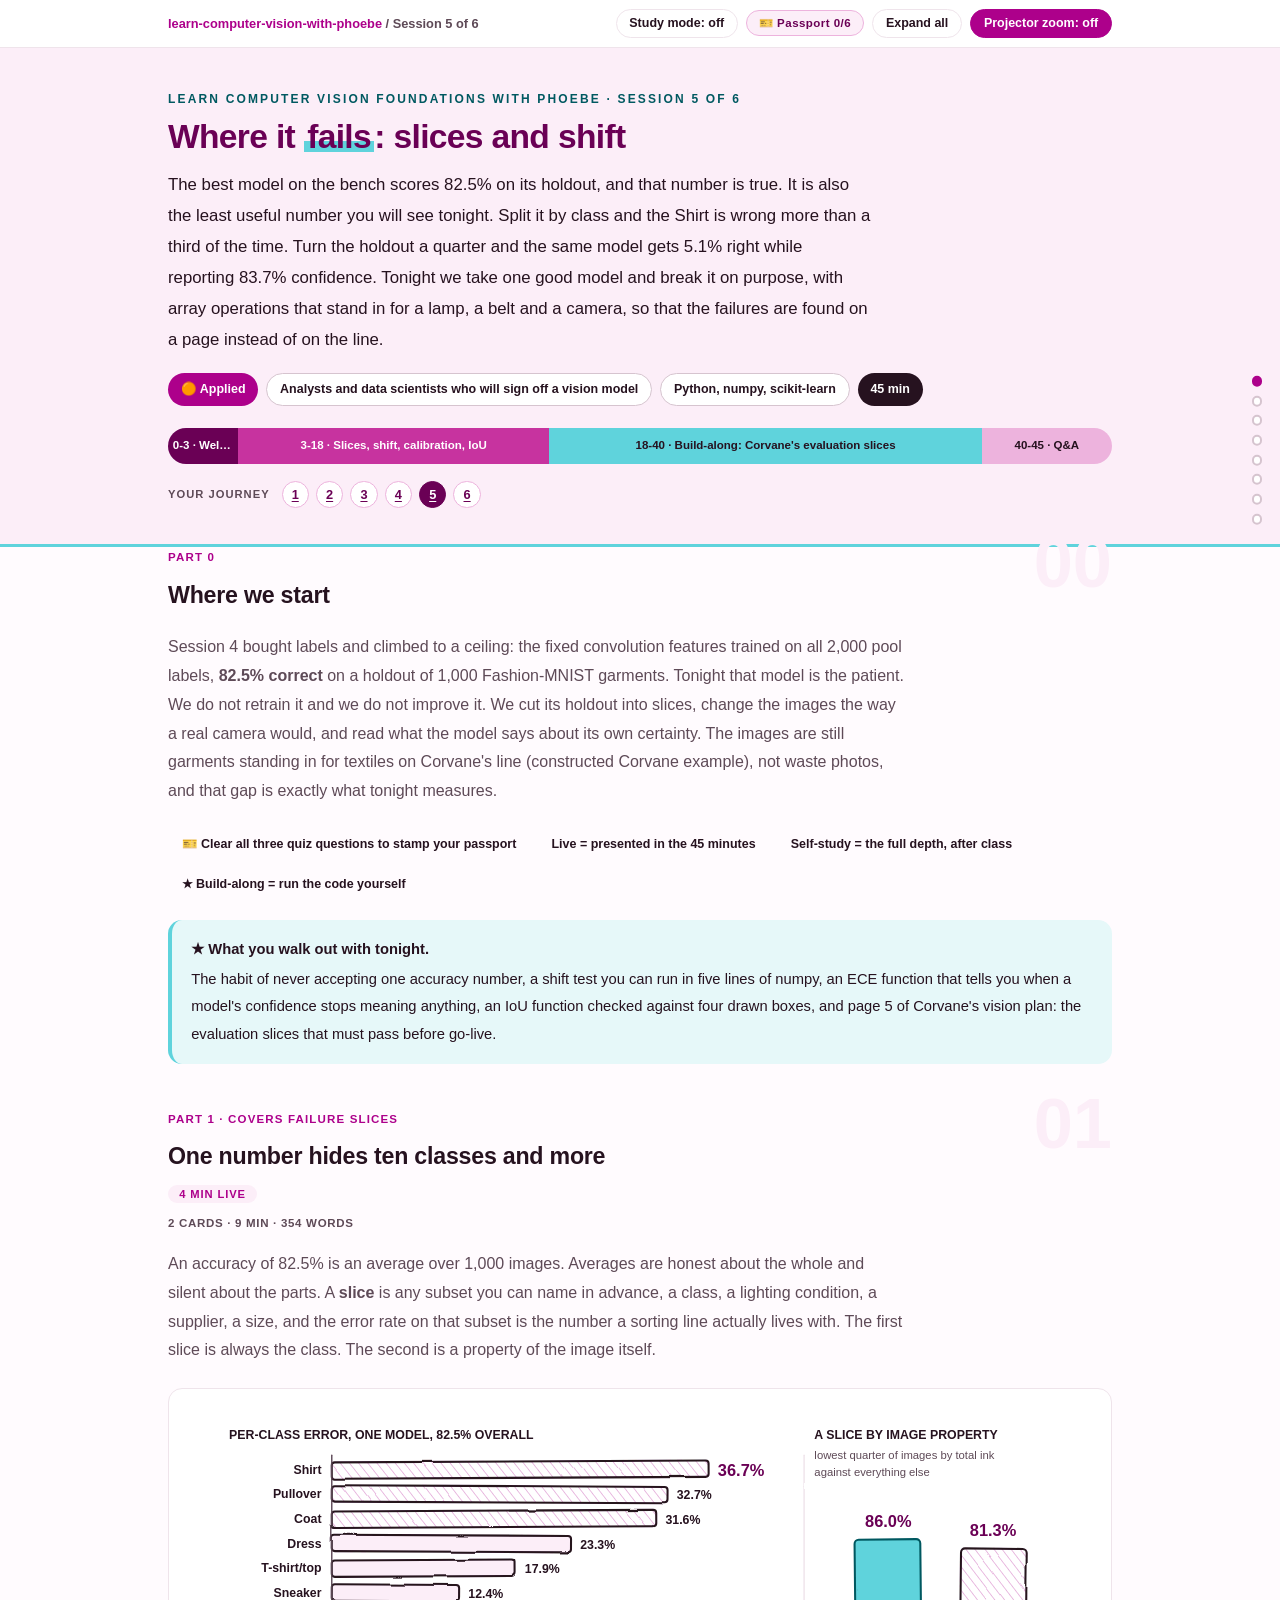
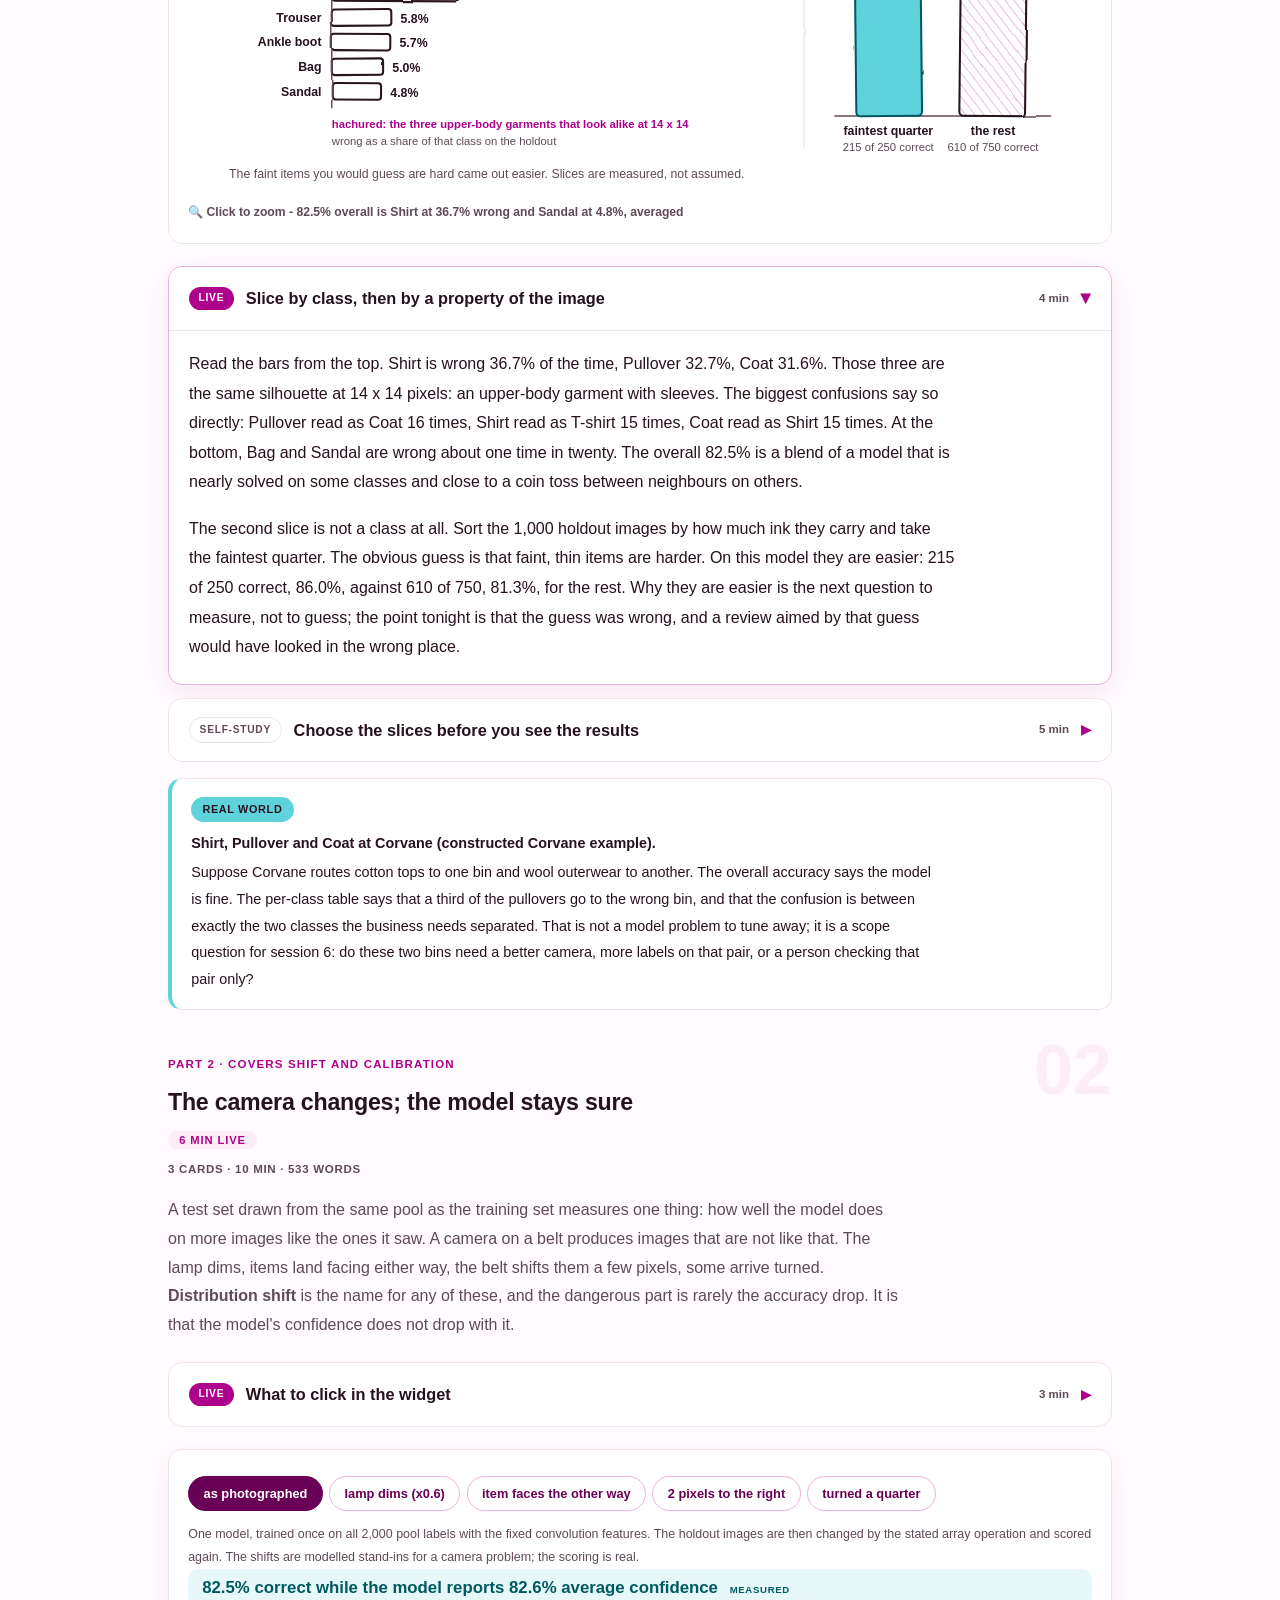
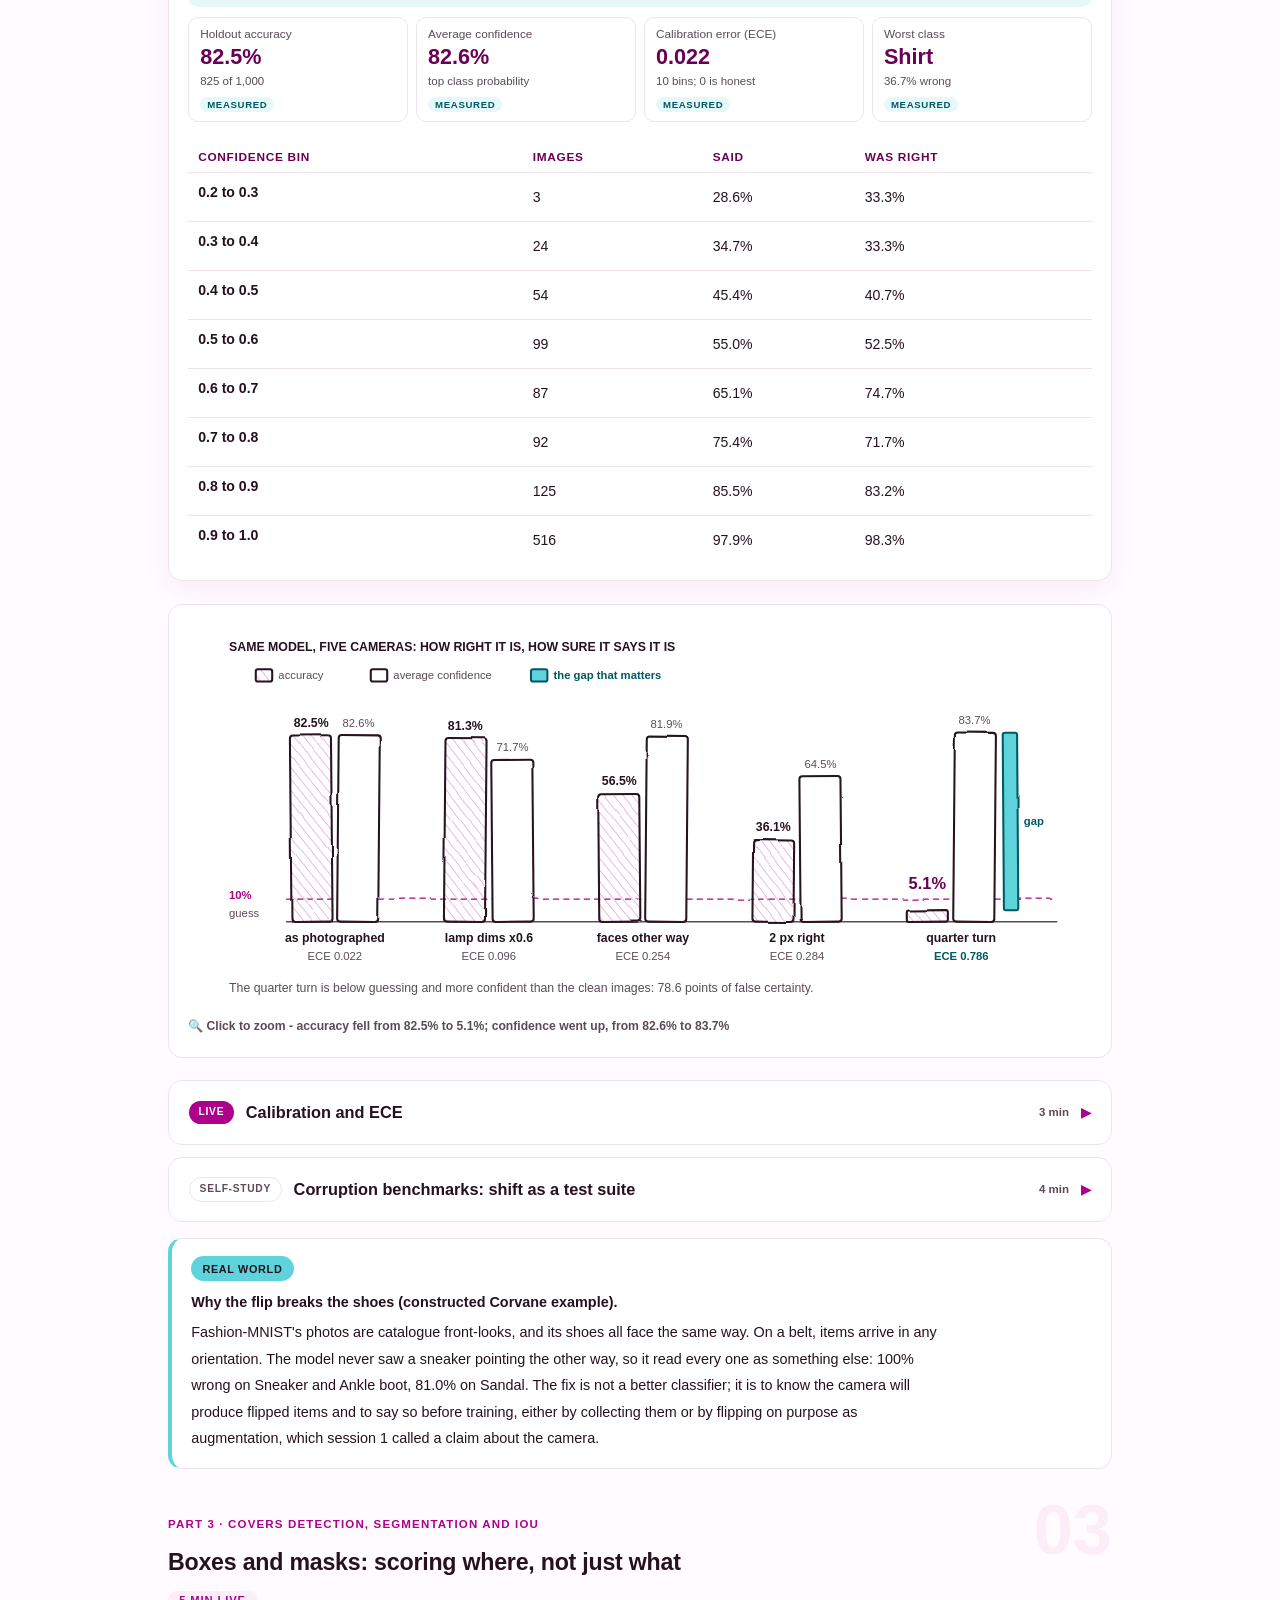
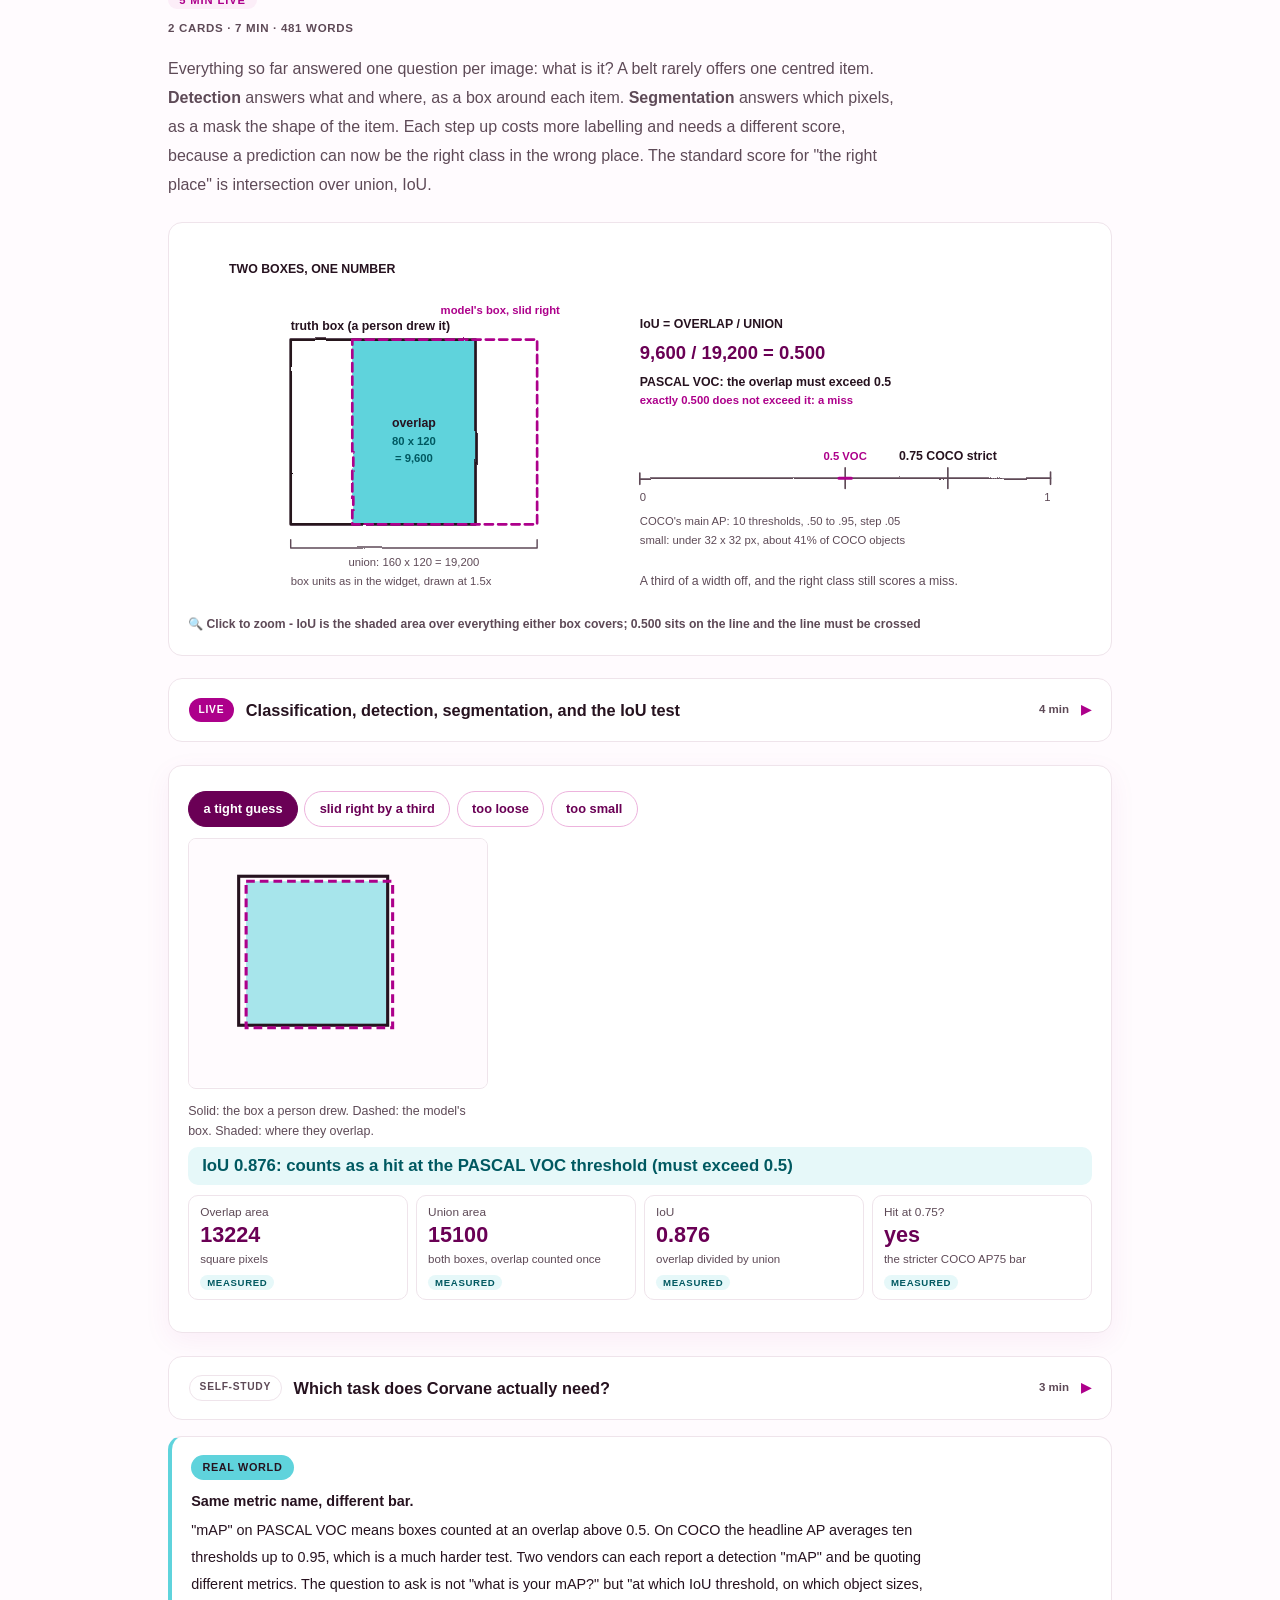
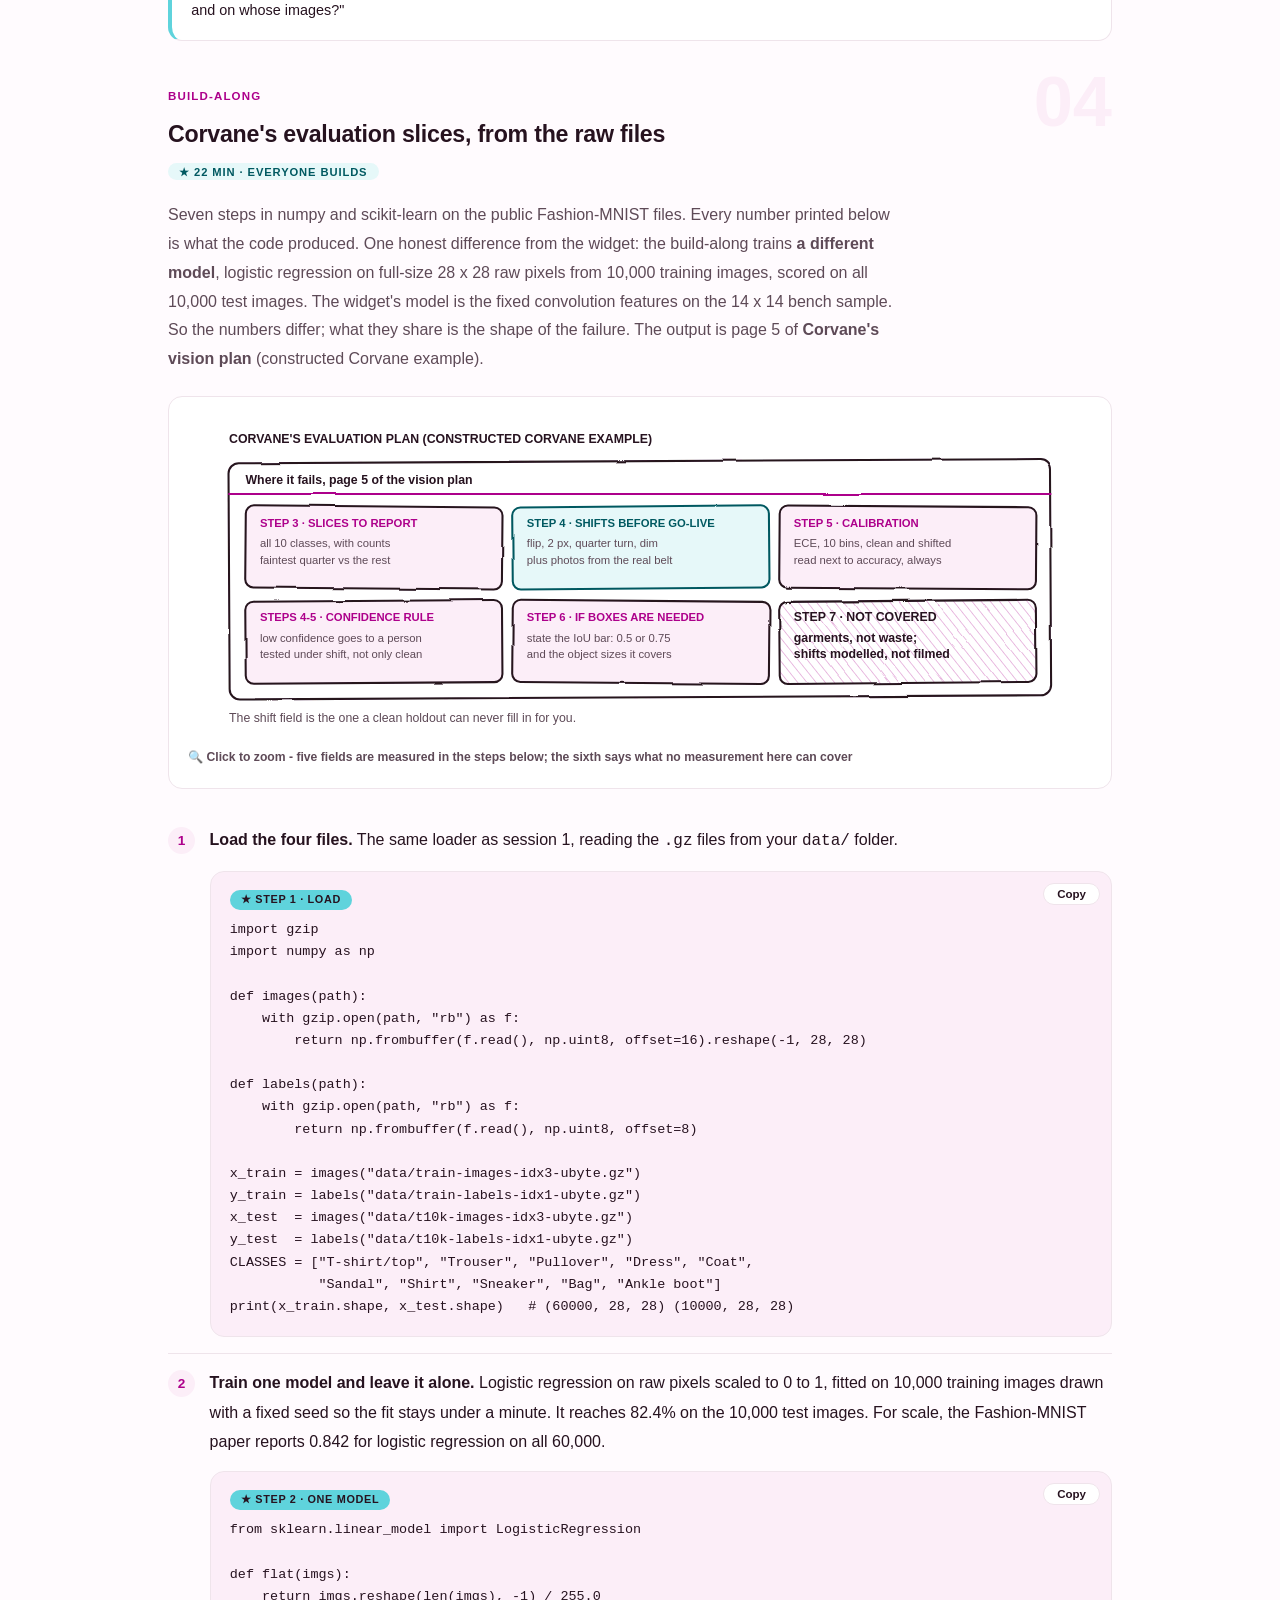
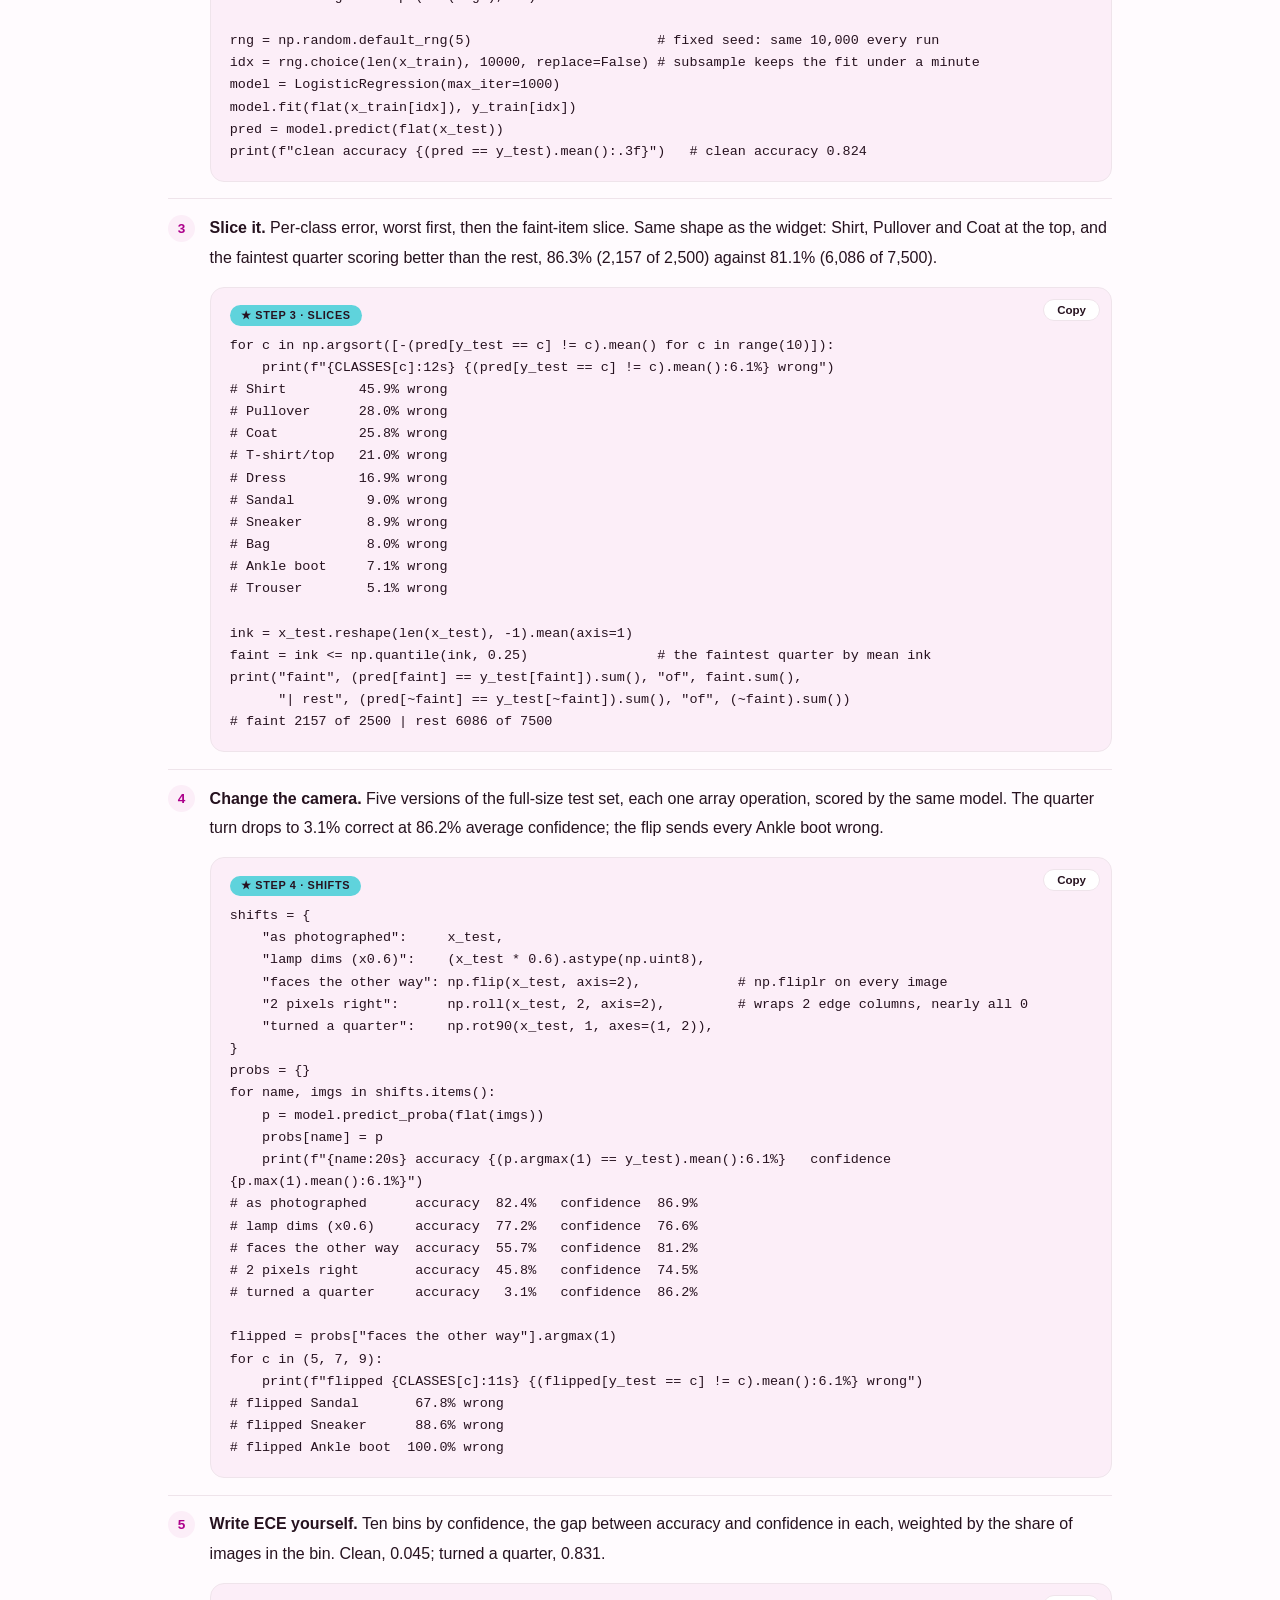
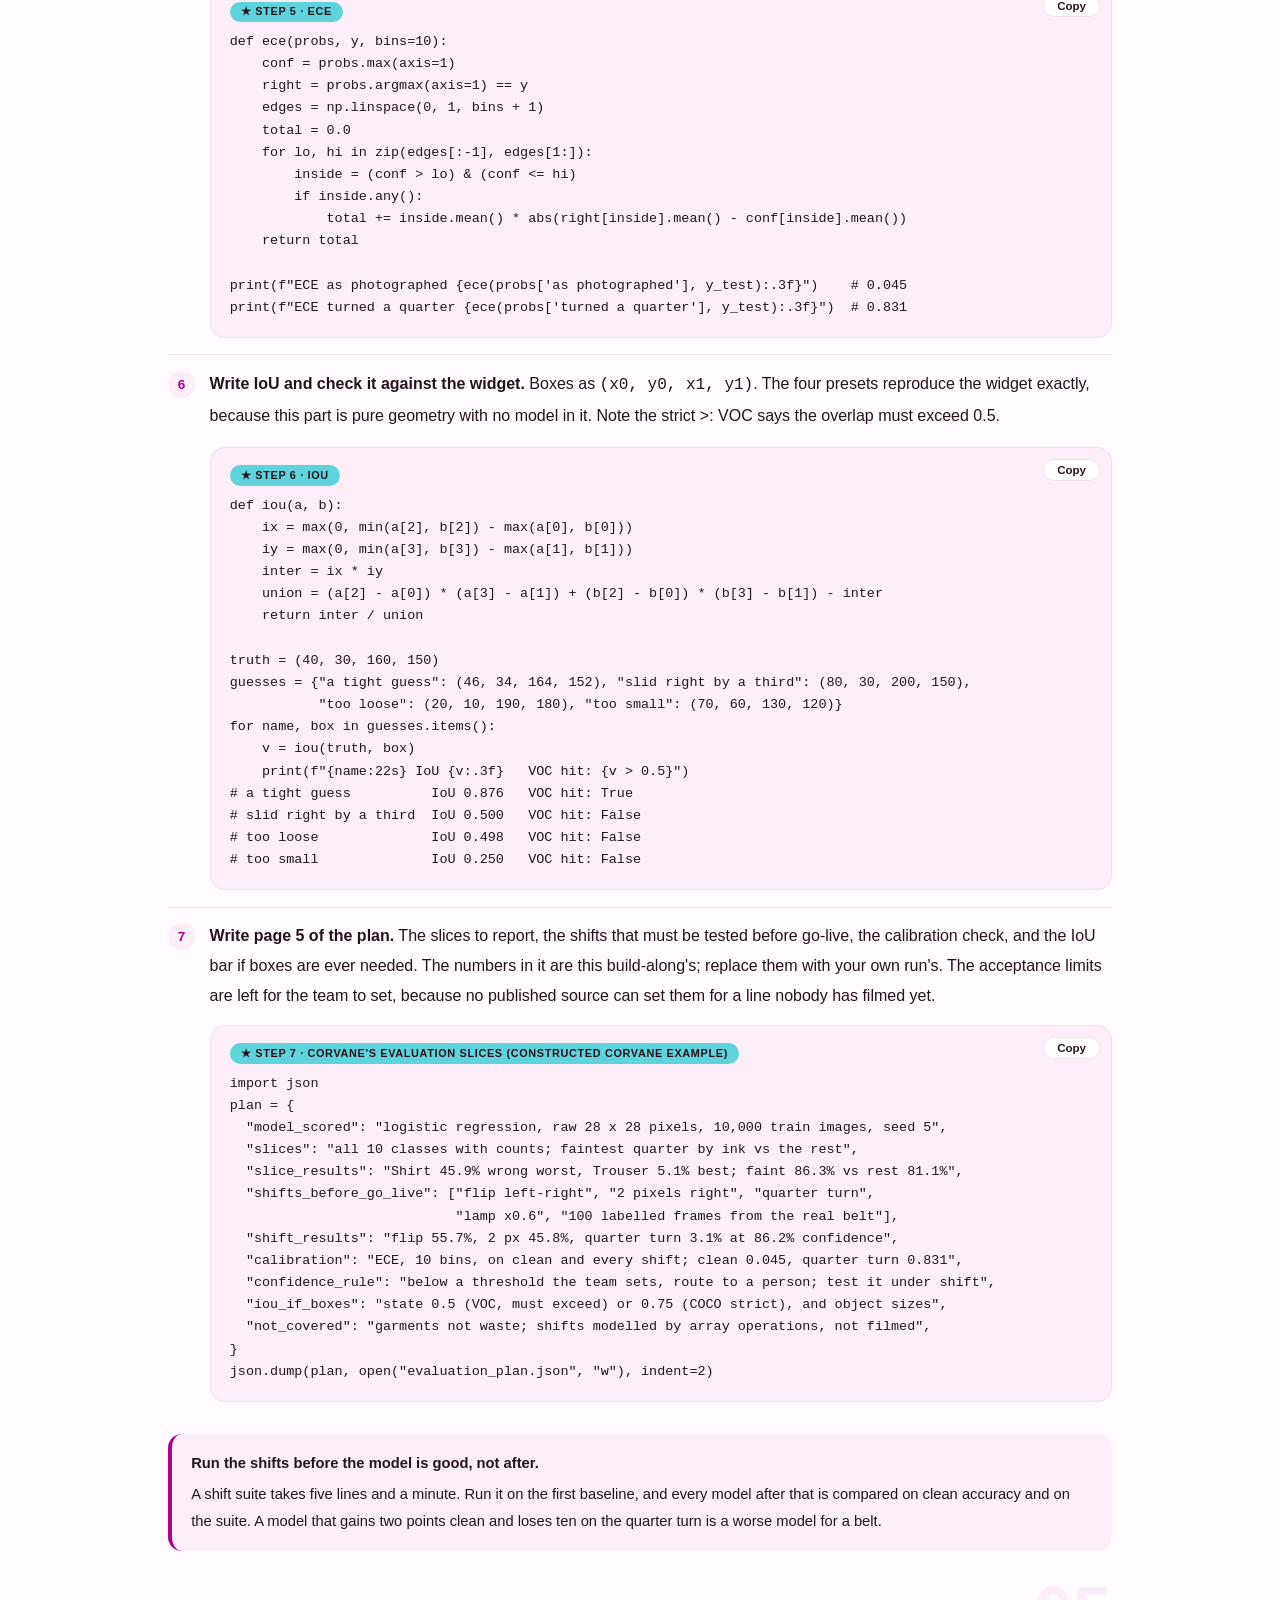
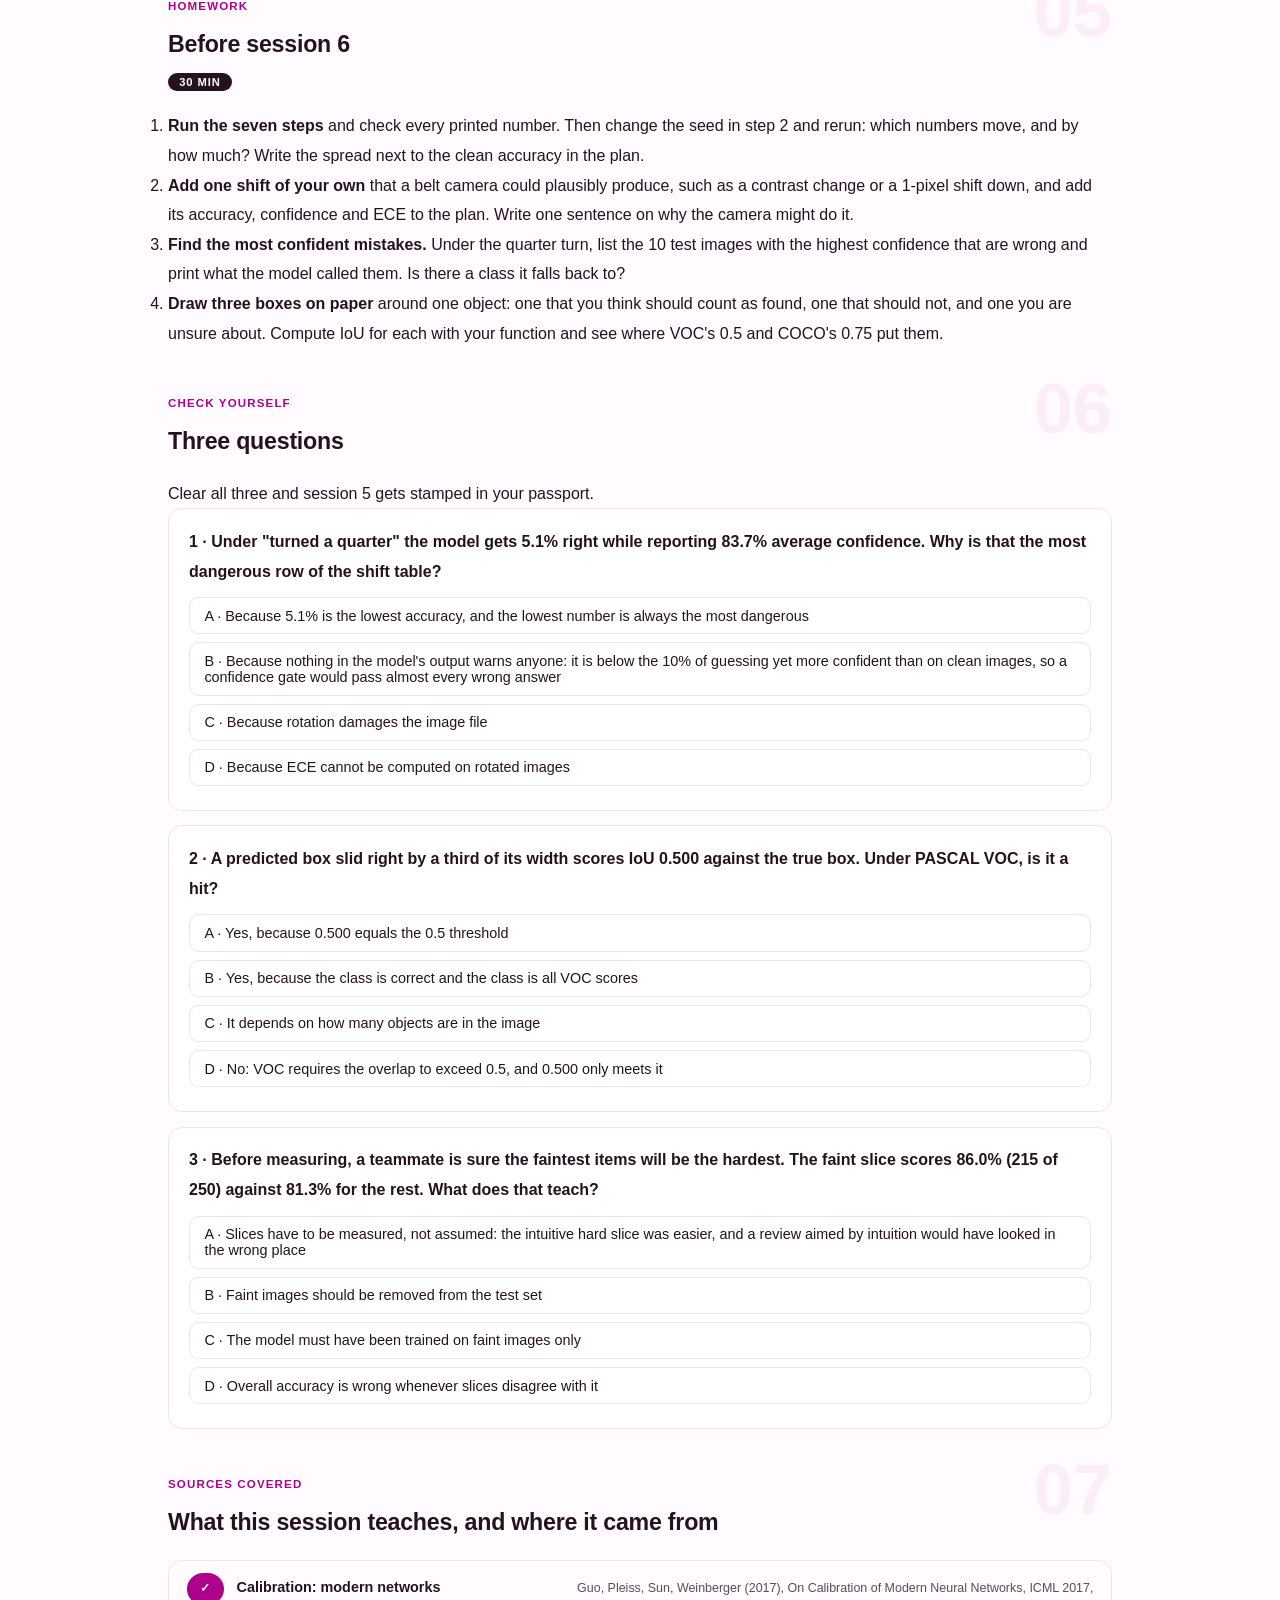
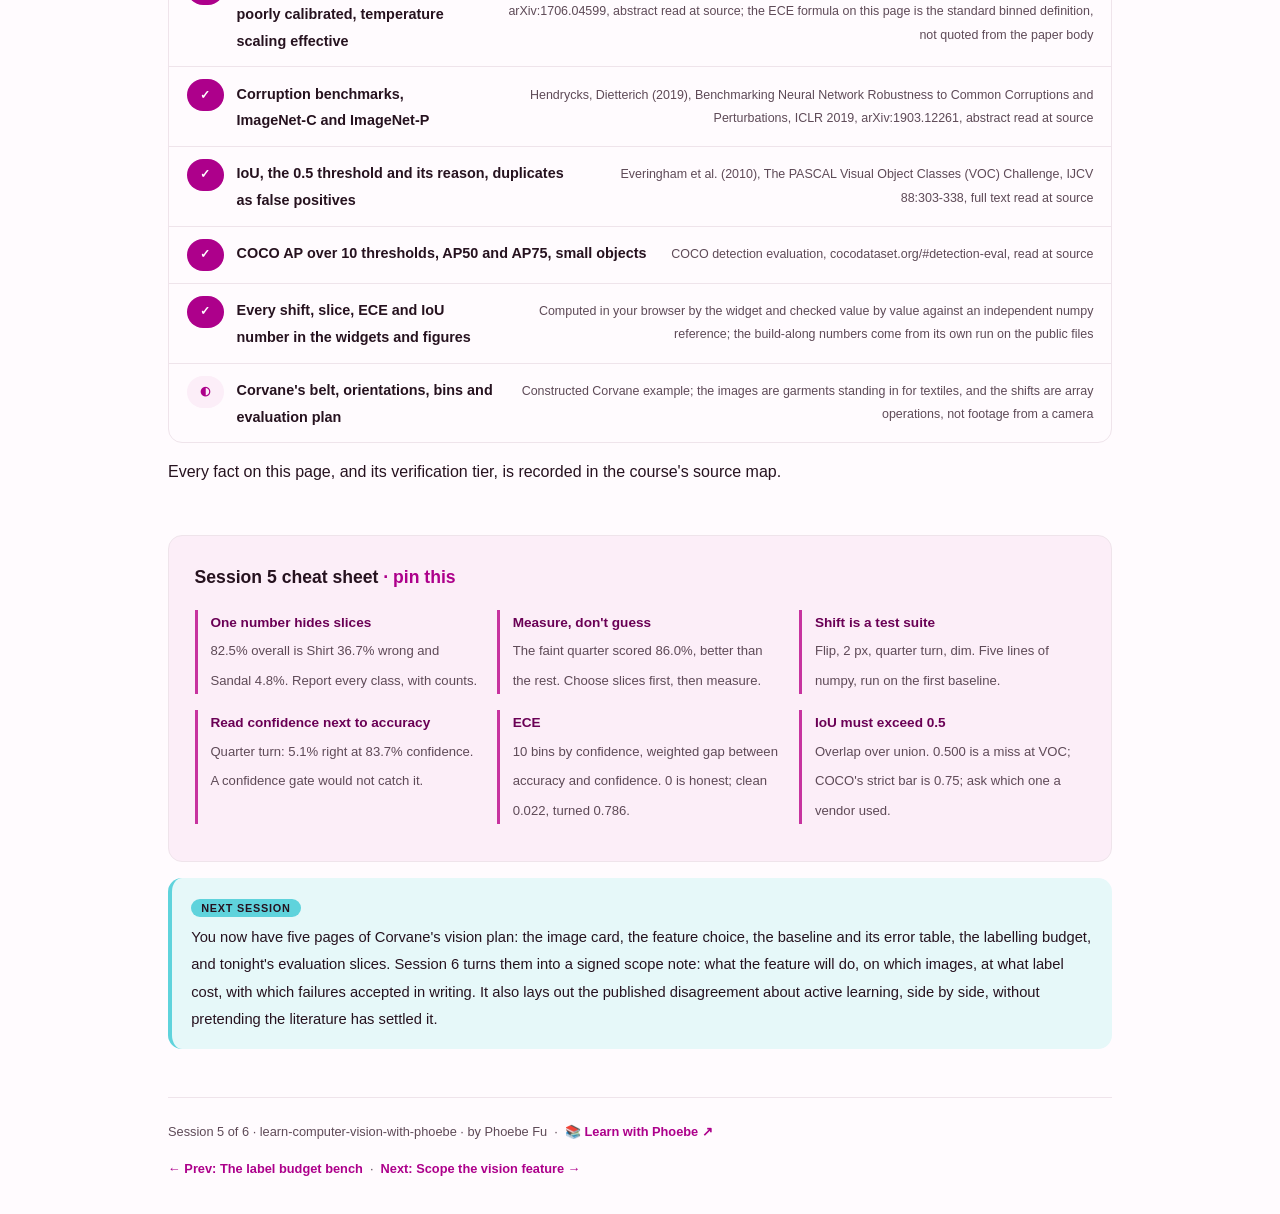
<file: courses/05-where-it-fails.html>
<!DOCTYPE html>
<html lang="en">
<head>
<meta charset="UTF-8">
<meta name="viewport" content="width=device-width, initial-scale=1.0">
<!-- social:start -->
<meta name="description" content="Session 5 of 6. One accuracy number hides ten classes, a lamp, a belt and a camera angle. Failure slices, camera shift and calibration measured on a real model, then detection and IoU on drawn boxes. Computed in your browser.">
<meta property="og:type" content="article">
<meta property="og:site_name" content="Learn with Phoebe">
<meta property="og:title" content="Where it fails: slices and shift - learn computer vision with phoebe">
<meta property="og:description" content="Session 5 of 6. Turn the item a quarter and the model drops to 5.1% correct while reporting 83.7% confidence.">
<meta property="og:url" content="https://phoebefu6.github.io/learn-computer-vision-with-phoebe/courses/05-where-it-fails.html">
<meta property="og:image" content="https://phoebefu6.github.io/learn-computer-vision-with-phoebe/assets/og-cover.png">
<meta property="og:image:width" content="1200">
<meta property="og:image:height" content="630">
<meta name="twitter:card" content="summary_large_image">
<meta name="twitter:title" content="Where it fails: slices and shift - learn computer vision with phoebe">
<meta name="twitter:description" content="Session 5 of 6. Failure slices, camera shift, calibration and IoU, measured on real images.">
<meta name="twitter:image" content="https://phoebefu6.github.io/learn-computer-vision-with-phoebe/assets/og-cover.png">
<!-- social:end -->
<title>Session 5 · Where it fails: slices and shift - learn computer vision with phoebe</title>
<link rel="stylesheet" href="../assets/style.css?v=2">
</head>
<body>

<div class="toolbar">
  <div class="wrap">
    <span class="crumb"><a href="../index.html">learn-computer-vision-with-phoebe</a> / Session 5 of 6</span>
    <button class="btn" id="toggle-all" type="button">Expand all</button>
    <button class="btn primary" id="zoom-toggle" type="button">Projector zoom: off</button>
  </div>
</div>

<header class="masthead">
  <div class="wrap">
    <div class="eyebrow">Learn Computer Vision Foundations with Phoebe · Session 5 of 6</div>
    <h1>Where it <span class="accent">fails</span>: slices and shift</h1>
    <p class="sub">The best model on the bench scores 82.5% on its holdout, and that number is true. It is also the least useful number you will see tonight. Split it by class and the Shirt is wrong more than a third of the time. Turn the holdout a quarter and the same model gets 5.1% right while reporting 83.7% confidence. Tonight we take one good model and break it on purpose, with array operations that stand in for a lamp, a belt and a camera, so that the failures are found on a page instead of on the line.</p>
    <div class="chip-row">
      <span class="chip level">🟠 Applied</span>
      <span class="chip audience">Analysts and data scientists who will sign off a vision model</span>
      <span class="chip audience">Python, numpy, scikit-learn</span>
      <span class="chip time">45 min</span>
    </div>
    <div class="agenda">
      <span class="a1" style="flex:1">0-3 · Welcome</span>
      <span class="a2" style="flex:5">3-18 · Slices, shift, calibration, IoU</span>
      <span class="a3" style="flex:7">18-40 · Build-along: Corvane's evaluation slices</span>
      <span class="a4" style="flex:2">40-45 · Q&amp;A</span>
    </div>
  </div>
</header>

<main class="wrap">

  <section class="section" id="intro">
    <div class="section-kicker">
      <span class="klabel">Part 0</span>
      <h2>Where we start</h2>
    </div>
    <p class="lede">Session 4 bought labels and climbed to a ceiling: the fixed convolution features trained on all 2,000 pool labels, <strong>82.5% correct</strong> on a holdout of 1,000 Fashion-MNIST garments. Tonight that model is the patient. We do not retrain it and we do not improve it. We cut its holdout into slices, change the images the way a real camera would, and read what the model says about its own certainty. The images are still garments standing in for textiles on Corvane's line (constructed Corvane example), not waste photos, and that gap is exactly what tonight measures.</p>

    <div class="legend">
      <span class="pill">🎫 Clear all three quiz questions to stamp your passport</span>
      <span class="pill">Live = presented in the 45 minutes</span>
      <span class="pill">Self-study = the full depth, after class</span>
      <span class="pill">★ Build-along = run the code yourself</span>
    </div>

    <div class="callout win">
      <p><strong>★ What you walk out with tonight.</strong> The habit of never accepting one accuracy number, a shift test you can run in five lines of numpy, an ECE function that tells you when a model's confidence stops meaning anything, an IoU function checked against four drawn boxes, and page 5 of Corvane's vision plan: the evaluation slices that must pass before go-live.</p>
    </div>
  </section>

  <section class="section" id="part-1">
    <div class="section-kicker">
      <span class="klabel">Part 1 · covers failure slices</span>
      <h2>One number hides ten classes and more</h2>
      <span class="tag concept">4 min live</span>
    </div>
    <p class="lede">An accuracy of 82.5% is an average over 1,000 images. Averages are honest about the whole and silent about the parts. A <strong>slice</strong> is any subset you can name in advance, a class, a lighting condition, a supplier, a size, and the error rate on that subset is the number a sorting line actually lives with. The first slice is always the class. The second is a property of the image itself.</p>

    <figure class="zoomable">
      <svg viewBox="0 0 880 374" xmlns="http://www.w3.org/2000/svg" role="img" aria-label="Per-class error of the all-labels model on the 1,000-image holdout: Shirt 36.7%, Pullover 32.7%, Coat 31.6%, Dress 23.3%, T-shirt 17.9%, Sneaker 12.4%, Trouser 5.8%, Ankle boot 5.7%, Bag 5.0%, Sandal 4.8%. On the right, the faintest quarter of images by ink scores 86.0% correct, 215 of 250, against 81.3%, 610 of 750, for the rest.">
        <defs>
          <filter id="s5aSk" x="-3%" y="-3%" width="106%" height="106%"><feTurbulence type="fractalNoise" baseFrequency="0.02" numOctaves="2" seed="51" result="n"/><feDisplacementMap in="SourceGraphic" in2="n" scale="2.4" xChannelSelector="R" yChannelSelector="G"/></filter>
          <pattern id="s5aHc" patternUnits="userSpaceOnUse" width="7" height="7" patternTransform="rotate(-38)"><line x1="0" y1="0" x2="0" y2="7" stroke="#AD008B" stroke-width="1" opacity=".5"/></pattern>
          <marker id="s5aAr" viewBox="0 0 10 10" refX="9" refY="5" markerWidth="8" markerHeight="8" orient="auto"><path d="M1 1 L9 5 L1 9" fill="none" stroke="#26121F" stroke-width="1.6" stroke-linecap="round"/></marker>
        </defs>
        <style>
          .s5aH { font: 800 12px Inter, sans-serif; fill: #26121F; }
          .s5aL { font: 600 12px Inter, sans-serif; fill: #26121F; }
          .s5aS { font: 400 11px Inter, sans-serif; fill: #5E4A57; }
          .s5aB { font: 800 11px Inter, sans-serif; fill: #005961; }
          .s5aV { font: 800 16px Inter, sans-serif; fill: #6A0055; }
          .s5aA { font: 700 11px Inter, sans-serif; fill: #AD008B; }
          .s5aN { font: 400 12px Inter, sans-serif; fill: #5E4A57; }
        </style>

        <text class="s5aH" x="40" y="30">PER-CLASS ERROR, ONE MODEL, 82.5% OVERALL</text>
        <text class="s5aH" x="610" y="30">A SLICE BY IMAGE PROPERTY</text>

        <g filter="url(#s5aSk)" fill="none" stroke="#26121F" stroke-width="2" stroke-linecap="round" stroke-linejoin="round">
          <rect x="140" y="52" width="367" height="16" rx="3" transform="rotate(-0.3 323 60)" fill="url(#s5aHc)"/>
          <rect x="140" y="76" width="327" height="16" rx="3" transform="rotate(0.3 303 84)" fill="url(#s5aHc)"/>
          <rect x="140" y="100" width="316" height="16" rx="3" transform="rotate(-0.3 298 108)" fill="url(#s5aHc)"/>
          <rect x="140" y="124" width="233" height="16" rx="3" transform="rotate(0.3 256 132)" fill="#FCEEF8"/>
          <rect x="140" y="148" width="179" height="16" rx="3" transform="rotate(-0.3 229 156)" fill="#FCEEF8"/>
          <rect x="140" y="172" width="124" height="16" rx="3" transform="rotate(0.3 202 180)" fill="#FCEEF8"/>
          <rect x="140" y="196" width="58" height="16" rx="3" transform="rotate(-0.4 169 204)" fill="#FFFFFF"/>
          <rect x="140" y="220" width="57" height="16" rx="3" transform="rotate(0.4 168 228)" fill="#FFFFFF"/>
          <rect x="140" y="244" width="50" height="16" rx="3" transform="rotate(-0.4 165 252)" fill="#FFFFFF"/>
          <rect x="140" y="268" width="48" height="16" rx="3" transform="rotate(0.4 164 276)" fill="#FFFFFF"/>
          <path d="M140 46 L140 292" stroke="#5E4A57" stroke-width="1.4"/>
          <path d="M600 46 L600 330" stroke="#EFE4EB" stroke-width="1.4"/>
          <!-- faint slice -->
          <path d="M630 300 L840 300" stroke="#5E4A57" stroke-width="1.4"/>
          <rect x="650" y="128" width="64" height="172" rx="4" transform="rotate(-0.6 682 214)" fill="#5FD3DC" stroke="#005961"/>
          <rect x="752" y="137" width="64" height="163" rx="4" transform="rotate(0.6 784 218)" fill="url(#s5aHc)"/>
        </g>

        <text class="s5aL" x="130" y="64" text-anchor="end">Shirt</text>
        <text class="s5aL" x="130" y="88" text-anchor="end">Pullover</text>
        <text class="s5aL" x="130" y="112" text-anchor="end">Coat</text>
        <text class="s5aL" x="130" y="136" text-anchor="end">Dress</text>
        <text class="s5aL" x="130" y="160" text-anchor="end">T-shirt/top</text>
        <text class="s5aL" x="130" y="184" text-anchor="end">Sneaker</text>
        <text class="s5aL" x="130" y="208" text-anchor="end">Trouser</text>
        <text class="s5aL" x="130" y="232" text-anchor="end">Ankle boot</text>
        <text class="s5aL" x="130" y="256" text-anchor="end">Bag</text>
        <text class="s5aL" x="130" y="280" text-anchor="end">Sandal</text>

        <text class="s5aV" x="516" y="66">36.7%</text>
        <text class="s5aL" x="476" y="89">32.7%</text>
        <text class="s5aL" x="465" y="113">31.6%</text>
        <text class="s5aL" x="382" y="137">23.3%</text>
        <text class="s5aL" x="328" y="161">17.9%</text>
        <text class="s5aL" x="273" y="185">12.4%</text>
        <text class="s5aL" x="207" y="209">5.8%</text>
        <text class="s5aL" x="206" y="233">5.7%</text>
        <text class="s5aL" x="199" y="257">5.0%</text>
        <text class="s5aL" x="197" y="281">4.8%</text>

        <text class="s5aA" x="140" y="312">hachured: the three upper-body garments that look alike at 14 x 14</text>
        <text class="s5aS" x="140" y="328">wrong as a share of that class on the holdout</text>

        <text class="s5aS" x="610" y="50">lowest quarter of images by total ink</text>
        <text class="s5aS" x="610" y="66">against everything else</text>
        <text class="s5aV" x="682" y="116" text-anchor="middle">86.0%</text>
        <text class="s5aV" x="784" y="125" text-anchor="middle">81.3%</text>
        <text class="s5aL" x="682" y="318" text-anchor="middle">faintest quarter</text>
        <text class="s5aS" x="682" y="334" text-anchor="middle">215 of 250 correct</text>
        <text class="s5aL" x="784" y="318" text-anchor="middle">the rest</text>
        <text class="s5aS" x="784" y="334" text-anchor="middle">610 of 750 correct</text>

        <text class="s5aN" x="40" y="360">The faint items you would guess are hard came out easier. Slices are measured, not assumed.</text>
      </svg>
      <figcaption>🔍 Click to zoom - 82.5% overall is Shirt at 36.7% wrong and Sandal at 4.8%, averaged</figcaption>
    </figure>

    <details class="card" open>
      <summary><span class="mode live">Live</span>Slice by class, then by a property of the image<span class="mini">4 min</span><span class="caret">▶</span></summary>
      <div class="body">
        <p>Read the bars from the top. Shirt is wrong 36.7% of the time, Pullover 32.7%, Coat 31.6%. Those three are the same silhouette at 14 x 14 pixels: an upper-body garment with sleeves. The biggest confusions say so directly: Pullover read as Coat 16 times, Shirt read as T-shirt 15 times, Coat read as Shirt 15 times. At the bottom, Bag and Sandal are wrong about one time in twenty. The overall 82.5% is a blend of a model that is nearly solved on some classes and close to a coin toss between neighbours on others.</p>
        <p>The second slice is not a class at all. Sort the 1,000 holdout images by how much ink they carry and take the faintest quarter. The obvious guess is that faint, thin items are harder. On this model they are easier: 215 of 250 correct, 86.0%, against 610 of 750, 81.3%, for the rest. Why they are easier is the next question to measure, not to guess; the point tonight is that the guess was wrong, and a review aimed by that guess would have looked in the wrong place.</p>
      </div>
    </details>

    <details class="card">
      <summary><span class="mode self">Self-study</span>Choose the slices before you see the results<span class="mini">5 min</span><span class="caret">▶</span></summary>
      <div class="body">
        <p>If you cut the holdout a hundred ways after training and report the worst slice, one of them will look alarming by chance alone, especially when a slice holds only a few dozen images. The discipline that prevents it is borrowed from trial design: <strong>write the slices down before you score</strong>, with the reason each one matters to the business, and report all of them, including the boring ones.</p>
        <p>Good slices come from three places. The label set (every class, always). The camera and the site (lamp, belt speed, time of day, the side of the belt an item lands on). The cost of a mistake (the classes that send an item to the wrong bin at the highest cost). For Corvane (constructed Corvane example) that means per class, faint versus heavy items, and anything the camera changes, which is Part 2. A slice with fewer than about a hundred images gets its count printed next to its rate, so nobody reads 3 of 12 as a trend.</p>
      </div>
    </details>

    <div class="callout example">
      <span class="ex-pill">Real world</span>
      <p><strong>Shirt, Pullover and Coat at Corvane (constructed Corvane example).</strong> Suppose Corvane routes cotton tops to one bin and wool outerwear to another. The overall accuracy says the model is fine. The per-class table says that a third of the pullovers go to the wrong bin, and that the confusion is between exactly the two classes the business needs separated. That is not a model problem to tune away; it is a scope question for session 6: do these two bins need a better camera, more labels on that pair, or a person checking that pair only?</p>
    </div>
  </section>

  <section class="section" id="part-2">
    <div class="section-kicker">
      <span class="klabel">Part 2 · covers shift and calibration</span>
      <h2>The camera changes; the model stays sure</h2>
      <span class="tag concept">6 min live</span>
    </div>
    <p class="lede">A test set drawn from the same pool as the training set measures one thing: how well the model does on more images like the ones it saw. A camera on a belt produces images that are not like that. The lamp dims, items land facing either way, the belt shifts them a few pixels, some arrive turned. <strong>Distribution shift</strong> is the name for any of these, and the dangerous part is rarely the accuracy drop. It is that the model's confidence does not drop with it.</p>

    <details class="card">
      <summary><span class="mode live">Live</span>What to click in the widget<span class="mini">3 min</span><span class="caret">▶</span></summary>
      <div class="body">
        <p>One model, trained once on all 2,000 pool labels. Each button changes the 1,000 holdout images with one array operation, then scores them again. The shifts are modelled stand-ins for a camera problem; the scoring is real. Click them in order and read two numbers side by side: accuracy and average confidence.</p>
        <p><em>As photographed</em>: 82.5% correct, 82.6% average confidence, ECE 0.022. The model is about as sure as it is right. <em>Lamp dims (x0.6)</em>: accuracy barely moves, 81.3%, but confidence falls to 71.7%; the model is now less sure than it should be. <em>Item faces the other way</em>: 56.5% correct at 81.9% confidence, and every Sneaker and every Ankle boot is wrong, Sandal 81.0%. <em>2 pixels to the right</em>: 36.1% at 64.5%, with Pullover and Shirt 100% wrong. <em>Turned a quarter</em>: 5.1% correct, below the 10% you would get by guessing, at 83.7% confidence, higher than on the clean images.</p>
      </div>
    </details>

    <div id="cvf-shift"></div>

    <figure class="zoomable">
      <svg viewBox="0 0 880 372" xmlns="http://www.w3.org/2000/svg" role="img" aria-label="Paired bars for five camera shifts, accuracy against average confidence. As photographed 82.5% and 82.6%, ECE 0.022. Lamp dims 81.3% and 71.7%, ECE 0.096. Flipped 56.5% and 81.9%, ECE 0.254. Two pixels right 36.1% and 64.5%, ECE 0.284. Quarter turn 5.1% and 83.7%, ECE 0.786, a gap of 78.6 points. A dashed line marks 10%, the rate of guessing.">
        <defs>
          <filter id="s5bSk" x="-3%" y="-3%" width="106%" height="106%"><feTurbulence type="fractalNoise" baseFrequency="0.02" numOctaves="2" seed="53" result="n"/><feDisplacementMap in="SourceGraphic" in2="n" scale="2.4" xChannelSelector="R" yChannelSelector="G"/></filter>
          <pattern id="s5bHc" patternUnits="userSpaceOnUse" width="7" height="7" patternTransform="rotate(-38)"><line x1="0" y1="0" x2="0" y2="7" stroke="#AD008B" stroke-width="1" opacity=".5"/></pattern>
          <marker id="s5bAr" viewBox="0 0 10 10" refX="9" refY="5" markerWidth="8" markerHeight="8" orient="auto"><path d="M1 1 L9 5 L1 9" fill="none" stroke="#26121F" stroke-width="1.6" stroke-linecap="round"/></marker>
        </defs>
        <style>
          .s5bH { font: 800 12px Inter, sans-serif; fill: #26121F; }
          .s5bL { font: 600 12px Inter, sans-serif; fill: #26121F; }
          .s5bS { font: 400 11px Inter, sans-serif; fill: #5E4A57; }
          .s5bB { font: 800 11px Inter, sans-serif; fill: #005961; }
          .s5bV { font: 800 16px Inter, sans-serif; fill: #6A0055; }
          .s5bA { font: 700 11px Inter, sans-serif; fill: #AD008B; }
          .s5bN { font: 400 12px Inter, sans-serif; fill: #5E4A57; }
        </style>

        <text class="s5bH" x="40" y="26">SAME MODEL, FIVE CAMERAS: HOW RIGHT IT IS, HOW SURE IT SAYS IT IS</text>
        <text class="s5bS" x="88" y="54">accuracy</text>
        <text class="s5bS" x="200" y="54">average confidence</text>
        <text class="s5bB" x="356" y="54">the gap that matters</text>

        <g filter="url(#s5bSk)" fill="none" stroke="#26121F" stroke-width="2" stroke-linecap="round" stroke-linejoin="round">
          <!-- legend swatches -->
          <rect x="66" y="44" width="16" height="12" rx="2" fill="url(#s5bHc)"/>
          <rect x="178" y="44" width="16" height="12" rx="2" fill="#FFFFFF"/>
          <rect x="334" y="44" width="16" height="12" rx="2" fill="#5FD3DC" stroke="#005961"/>
          <!-- baseline and guessing line -->
          <path d="M96 290 L846 290" stroke="#5E4A57" stroke-width="1.4"/>
          <path d="M96 268 L846 268" stroke="#AD008B" stroke-width="1.2" stroke-dasharray="5 5"/>
          <!-- as photographed -->
          <rect x="100" y="108.5" width="40" height="181.5" rx="3" transform="rotate(-0.5 120 199)" fill="url(#s5bHc)"/>
          <rect x="146" y="108.3" width="40" height="181.7" rx="3" transform="rotate(0.5 166 199)" fill="#FFFFFF"/>
          <!-- lamp dims -->
          <rect x="250" y="111.1" width="40" height="178.9" rx="3" transform="rotate(0.5 270 200)" fill="url(#s5bHc)"/>
          <rect x="296" y="132.3" width="40" height="157.7" rx="3" transform="rotate(-0.5 316 211)" fill="#FFFFFF"/>
          <!-- flipped -->
          <rect x="400" y="165.7" width="40" height="124.3" rx="3" transform="rotate(-0.5 420 228)" fill="url(#s5bHc)"/>
          <rect x="446" y="109.8" width="40" height="180.2" rx="3" transform="rotate(0.5 466 200)" fill="#FFFFFF"/>
          <!-- 2 px right -->
          <rect x="550" y="210.6" width="40" height="79.4" rx="3" transform="rotate(0.5 570 250)" fill="url(#s5bHc)"/>
          <rect x="596" y="148.1" width="40" height="141.9" rx="3" transform="rotate(-0.5 616 219)" fill="#FFFFFF"/>
          <!-- quarter turn -->
          <rect x="700" y="278.8" width="40" height="11.2" rx="2" transform="rotate(-0.5 720 284)" fill="url(#s5bHc)"/>
          <rect x="746" y="105.9" width="40" height="184.1" rx="3" transform="rotate(0.5 766 198)" fill="#FFFFFF"/>
          <rect x="794" y="105.9" width="14" height="172.9" rx="2" transform="rotate(-0.4 801 192)" fill="#5FD3DC" stroke="#005961"/>
        </g>

        <text class="s5bL" x="120" y="100" text-anchor="middle">82.5%</text>
        <text class="s5bS" x="166" y="100" text-anchor="middle">82.6%</text>
        <text class="s5bL" x="270" y="103" text-anchor="middle">81.3%</text>
        <text class="s5bS" x="316" y="124" text-anchor="middle">71.7%</text>
        <text class="s5bL" x="420" y="157" text-anchor="middle">56.5%</text>
        <text class="s5bS" x="466" y="101" text-anchor="middle">81.9%</text>
        <text class="s5bL" x="570" y="202" text-anchor="middle">36.1%</text>
        <text class="s5bS" x="616" y="140" text-anchor="middle">64.5%</text>
        <text class="s5bV" x="720" y="258" text-anchor="middle">5.1%</text>
        <text class="s5bS" x="766" y="97" text-anchor="middle">83.7%</text>
        <text class="s5bB" x="814" y="196">gap</text>

        <text class="s5bA" x="40" y="268">10%</text>
        <text class="s5bS" x="40" y="285">guess</text>

        <text class="s5bL" x="143" y="310" text-anchor="middle">as photographed</text>
        <text class="s5bL" x="293" y="310" text-anchor="middle">lamp dims x0.6</text>
        <text class="s5bL" x="443" y="310" text-anchor="middle">faces other way</text>
        <text class="s5bL" x="593" y="310" text-anchor="middle">2 px right</text>
        <text class="s5bL" x="753" y="310" text-anchor="middle">quarter turn</text>
        <text class="s5bS" x="143" y="327" text-anchor="middle">ECE 0.022</text>
        <text class="s5bS" x="293" y="327" text-anchor="middle">ECE 0.096</text>
        <text class="s5bS" x="443" y="327" text-anchor="middle">ECE 0.254</text>
        <text class="s5bS" x="593" y="327" text-anchor="middle">ECE 0.284</text>
        <text class="s5bB" x="753" y="327" text-anchor="middle">ECE 0.786</text>

        <text class="s5bN" x="40" y="358">The quarter turn is below guessing and more confident than the clean images: 78.6 points of false certainty.</text>
      </svg>
      <figcaption>🔍 Click to zoom - accuracy fell from 82.5% to 5.1%; confidence went up, from 82.6% to 83.7%</figcaption>
    </figure>

    <details class="card">
      <summary><span class="mode live">Live</span>Calibration and ECE<span class="mini">3 min</span><span class="caret">▶</span></summary>
      <div class="body">
        <p>A model is <strong>calibrated</strong> when its confidence means what it says: of all the images where it reports 80% confidence, about 80% are right. Expected calibration error, ECE, puts one number on the gap. The standard binned definition: sort the predictions into 10 bins by confidence (0 to 0.1, 0.1 to 0.2, and so on), and in each bin take the gap between accuracy and average confidence; ECE is the average of those gaps, weighted by how many images fall in each bin. Zero is honest. The widget's table under the readouts shows the bins themselves.</p>
        <p>On clean images this model's ECE is 0.022: nearly honest. Under the quarter turn it is 0.786, because almost every prediction sits in the high-confidence bins and almost none are right. Guo, Pleiss, Sun and Weinberger (2017) report in their abstract that modern neural networks are poorly calibrated, and that temperature scaling, a single parameter fitted after training, is surprisingly effective at fixing it. Note what that fix can and cannot do: it rescales confidence on data like the calibration set. It cannot make a model know that an image is turned. Calibration on the clean holdout says nothing about calibration under shift; you measure both.</p>
        <p>For reliability diagrams, Brier score and the full calibration toolkit, <a href="https://phoebefu6.github.io/learn-model-evaluation-with-phoebe/courses/b3-curves-calibration.html">Model Evaluation b3, curves and calibration</a> goes into depth. Here we only need the one number and the habit of reading it next to accuracy.</p>
      </div>
    </details>

    <details class="card">
      <summary><span class="mode self">Self-study</span>Corruption benchmarks: shift as a test suite<span class="mini">4 min</span><span class="caret">▶</span></summary>
      <div class="body">
        <p>The five buttons above are a tiny version of an idea that has a published benchmark behind it. Hendrycks and Dietterich (2019) built two benchmarks on ImageNet images: ImageNet-C for common corruptions and ImageNet-P for perturbations, so robustness can be scored as a fixed suite rather than argued about. Their abstract reports "negligible changes in relative corruption robustness from AlexNet classifiers to ResNet classifiers": years of better clean accuracy did not, by their measure, buy proportionally better robustness to corruption.</p>
        <p>The lesson for a buyer is procedural. Clean accuracy and robustness are different properties and need different tests. A vendor quoting one number on a clean benchmark has told you nothing about your lamp. Ask for the shift suite, or run your own: the build-along below is five array operations, and each one is a sentence in the scope note about what the camera might do.</p>
      </div>
    </details>

    <div class="callout example">
      <span class="ex-pill">Real world</span>
      <p><strong>Why the flip breaks the shoes (constructed Corvane example).</strong> Fashion-MNIST's photos are catalogue front-looks, and its shoes all face the same way. On a belt, items arrive in any orientation. The model never saw a sneaker pointing the other way, so it read every one as something else: 100% wrong on Sneaker and Ankle boot, 81.0% on Sandal. The fix is not a better classifier; it is to know the camera will produce flipped items and to say so before training, either by collecting them or by flipping on purpose as augmentation, which session 1 called a claim about the camera.</p>
    </div>
  </section>

  <section class="section" id="part-3">
    <div class="section-kicker">
      <span class="klabel">Part 3 · covers detection, segmentation and IoU</span>
      <h2>Boxes and masks: scoring where, not just what</h2>
      <span class="tag concept">5 min live</span>
    </div>
    <p class="lede">Everything so far answered one question per image: what is it? A belt rarely offers one centred item. <strong>Detection</strong> answers what and where, as a box around each item. <strong>Segmentation</strong> answers which pixels, as a mask the shape of the item. Each step up costs more labelling and needs a different score, because a prediction can now be the right class in the wrong place. The standard score for "the right place" is intersection over union, IoU.</p>

    <figure class="zoomable">
      <svg viewBox="0 0 880 352" xmlns="http://www.w3.org/2000/svg" role="img" aria-label="A truth box from 40,30 to 160,150 and a model box slid right by a third, from 80,30 to 200,150. Their overlap is 80 by 120, 9,600 square pixels, shaded. Their union is 160 by 120, 19,200. IoU is 9,600 over 19,200, exactly 0.500, which is a miss at PASCAL VOC because the overlap must exceed 0.5. A scale marks VOC at 0.5 and COCO's strict metric at 0.75.">
        <defs>
          <filter id="s5cSk" x="-3%" y="-3%" width="106%" height="106%"><feTurbulence type="fractalNoise" baseFrequency="0.02" numOctaves="2" seed="57" result="n"/><feDisplacementMap in="SourceGraphic" in2="n" scale="2.4" xChannelSelector="R" yChannelSelector="G"/></filter>
          <pattern id="s5cHc" patternUnits="userSpaceOnUse" width="7" height="7" patternTransform="rotate(-38)"><line x1="0" y1="0" x2="0" y2="7" stroke="#AD008B" stroke-width="1" opacity=".5"/></pattern>
          <marker id="s5cAr" viewBox="0 0 10 10" refX="9" refY="5" markerWidth="8" markerHeight="8" orient="auto"><path d="M1 1 L9 5 L1 9" fill="none" stroke="#26121F" stroke-width="1.6" stroke-linecap="round"/></marker>
        </defs>
        <style>
          .s5cH { font: 800 12px Inter, sans-serif; fill: #26121F; }
          .s5cL { font: 600 12px Inter, sans-serif; fill: #26121F; }
          .s5cS { font: 400 11px Inter, sans-serif; fill: #5E4A57; }
          .s5cB { font: 800 11px Inter, sans-serif; fill: #005961; }
          .s5cV { font: 800 18px Inter, sans-serif; fill: #6A0055; }
          .s5cA { font: 700 11px Inter, sans-serif; fill: #AD008B; }
          .s5cN { font: 400 12px Inter, sans-serif; fill: #5E4A57; }
        </style>

        <text class="s5cH" x="40" y="30">TWO BOXES, ONE NUMBER</text>

        <g filter="url(#s5cSk)" fill="none" stroke="#26121F" stroke-width="2" stroke-linecap="round" stroke-linejoin="round">
          <!-- overlap (the one thing) -->
          <rect x="160" y="95" width="120" height="180" fill="#5FD3DC" stroke="none"/>
          <!-- truth box, solid -->
          <path d="M100 95 L280 95 L280 275 L100 275 Z" stroke-width="2.6"/>
          <!-- model box, dashed -->
          <path d="M160 95 L340 95 L340 275 L160 275 Z" stroke="#AD008B" stroke-width="2.6" stroke-dasharray="8 5"/>
          <!-- union bracket -->
          <path d="M100 290 L100 298 L340 298 L340 290" stroke="#5E4A57" stroke-width="1.4"/>
          <!-- threshold scale -->
          <path d="M440 230 L840 230" stroke="#5E4A57" stroke-width="1.6"/>
          <path d="M440 224 L440 236 M640 220 L640 240 M740 220 L740 240 M840 224 L840 236" stroke="#5E4A57" stroke-width="1.6"/>
          <path d="M634 230 L646 230" stroke="#AD008B" stroke-width="3"/>
        </g>

        <text class="s5cL" x="100" y="86">truth box (a person drew it)</text>
        <text class="s5cA" x="246" y="70">model's box, slid right</text>
        <text class="s5cL" x="220" y="180" text-anchor="middle">overlap</text>
        <text class="s5cB" x="220" y="198" text-anchor="middle">80 x 120</text>
        <text class="s5cB" x="220" y="214" text-anchor="middle">= 9,600</text>
        <text class="s5cS" x="220" y="316" text-anchor="middle">union: 160 x 120 = 19,200</text>
        <text class="s5cS" x="100" y="334">box units as in the widget, drawn at 1.5x</text>

        <text class="s5cH" x="440" y="84">IoU = OVERLAP / UNION</text>
        <text class="s5cV" x="440" y="114">9,600 / 19,200 = 0.500</text>
        <text class="s5cL" x="440" y="140">PASCAL VOC: the overlap must exceed 0.5</text>
        <text class="s5cA" x="440" y="158">exactly 0.500 does not exceed it: a miss</text>

        <text class="s5cA" x="640" y="212" text-anchor="middle">0.5 VOC</text>
        <text class="s5cL" x="740" y="212" text-anchor="middle">0.75 COCO strict</text>
        <text class="s5cS" x="440" y="252">0</text>
        <text class="s5cS" x="840" y="252" text-anchor="end">1</text>
        <text class="s5cS" x="440" y="276">COCO's main AP: 10 thresholds, .50 to .95, step .05</text>
        <text class="s5cS" x="440" y="294">small: under 32 x 32 px, about 41% of COCO objects</text>

        <text class="s5cN" x="440" y="334">A third of a width off, and the right class still scores a miss.</text>
      </svg>
      <figcaption>🔍 Click to zoom - IoU is the shaded area over everything either box covers; 0.500 sits on the line and the line must be crossed</figcaption>
    </figure>

    <details class="card">
      <summary><span class="mode live">Live</span>Classification, detection, segmentation, and the IoU test<span class="mini">4 min</span><span class="caret">▶</span></summary>
      <div class="body">
        <p>Three tasks, three kinds of label. <strong>Classification</strong>: one class per image, which is all Fashion-MNIST offers. <strong>Detection</strong>: a box per object, given as two corners, plus a class. <strong>Segmentation</strong>: a class for every pixel, so the label is a mask. Nothing in this session trains a detector or a segmenter; the point is to know what each one would be scored on before anyone quotes you a number.</p>
        <p>A predicted box counts as finding an object when it overlaps the true box enough. The PASCAL VOC Challenge (Everingham et al., 2010) defines the overlap as the area of the intersection divided by the area of the union, and requires that it "must exceed 0.5". The paper says the threshold "was set deliberately low to account for inaccuracies in bounding boxes in the ground truth data": people drawing boxes disagree by a few pixels, and a strict bar would punish the model for the labeller's wobble. VOC also counts duplicate detections of one object as false positives, so a model that draws three boxes around one item is penalised, not rewarded.</p>
        <p>COCO's evaluation goes further. Its primary metric averages precision over ten IoU thresholds, .50 to .95 in steps of .05, so loose boxes earn less than tight ones. AP50 is labelled the "PASCAL VOC metric" and AP75 the "strict metric". COCO also reports small objects separately, those under 32 x 32 pixels, which are about 41% of its objects: a reminder that size is a slice too. How these scores hide failures across a vehicle fleet is the subject of <a href="https://phoebefu6.github.io/learn-autonomous-driving-with-phoebe/courses/p5-perception-metrics-that-hide-failures.html">Autonomous Driving p5, perception metrics</a>; here we stay with the box.</p>
        <p>In the widget, start with <em>a tight guess</em>: IoU 0.876, a hit at both bars. Then <em>slid right by a third</em>: exactly 0.500, a miss at VOC because 0.500 does not exceed 0.5. <em>Too loose</em>: 0.498, a miss, though it contains the whole item. <em>Too small</em>: 0.250, inside the item and still a miss.</p>
      </div>
    </details>

    <div id="cvf-iou"></div>

    <details class="card">
      <summary><span class="mode self">Self-study</span>Which task does Corvane actually need?<span class="mini">3 min</span><span class="caret">▶</span></summary>
      <div class="body">
        <p>Each step up the ladder multiplies the labelling cost: a class per image is one click, a box is two corners per item, a mask is an outline traced around every item. Before choosing, ask what the line does with the answer. If a gate diverts one item at a time from a fixed position under the camera, classification is enough. If several items share a frame and an air jet must hit each one, the jet needs a location, so boxes. Masks earn their cost only when the shape itself drives the action, such as a robot arm choosing where to grip.</p>
        <p>For Corvane (constructed Corvane example) the honest answer today is classification, with one line in the plan saying what IoU threshold would apply if boxes are ever needed, and why. Writing it now costs a sentence; arguing about it after a vendor has quoted "92% mAP" without saying which threshold costs a meeting.</p>
      </div>
    </details>

    <div class="callout example">
      <span class="ex-pill">Real world</span>
      <p><strong>Same metric name, different bar.</strong> "mAP" on PASCAL VOC means boxes counted at an overlap above 0.5. On COCO the headline AP averages ten thresholds up to 0.95, which is a much harder test. Two vendors can each report a detection "mAP" and be quoting different metrics. The question to ask is not "what is your mAP?" but "at which IoU threshold, on which object sizes, and on whose images?"</p>
    </div>
  </section>

  <section class="section" id="demo-1">
    <div class="section-kicker">
      <span class="klabel">Build-along</span>
      <h2>Corvane's evaluation slices, from the raw files</h2>
      <span class="tag demo">★ 22 min · everyone builds</span>
    </div>
    <p class="lede">Seven steps in numpy and scikit-learn on the public Fashion-MNIST files. Every number printed below is what the code produced. One honest difference from the widget: the build-along trains <strong>a different model</strong>, logistic regression on full-size 28 x 28 raw pixels from 10,000 training images, scored on all 10,000 test images. The widget's model is the fixed convolution features on the 14 x 14 bench sample. So the numbers differ; what they share is the shape of the failure. The output is page 5 of <strong>Corvane's vision plan</strong> (constructed Corvane example).</p>

    <figure class="zoomable">
      <svg viewBox="0 0 880 312" xmlns="http://www.w3.org/2000/svg" role="img" aria-label="Corvane's evaluation plan as a hand-drawn card with six fields: slices to report, per class and faint items; shifts to test before go-live, flip, two pixels, quarter turn and dim lamp; a calibration check with ECE on clean and shifted images; a confidence rule that routes uncertain items to a person; the IoU threshold if boxes are ever needed; and what the plan does not cover.">
        <defs>
          <filter id="s5dSk" x="-3%" y="-3%" width="106%" height="106%"><feTurbulence type="fractalNoise" baseFrequency="0.02" numOctaves="2" seed="59" result="n"/><feDisplacementMap in="SourceGraphic" in2="n" scale="2.4" xChannelSelector="R" yChannelSelector="G"/></filter>
          <pattern id="s5dHc" patternUnits="userSpaceOnUse" width="7" height="7" patternTransform="rotate(-38)"><line x1="0" y1="0" x2="0" y2="7" stroke="#AD008B" stroke-width="1" opacity=".5"/></pattern>
          <marker id="s5dAr" viewBox="0 0 10 10" refX="9" refY="5" markerWidth="8" markerHeight="8" orient="auto"><path d="M1 1 L9 5 L1 9" fill="none" stroke="#26121F" stroke-width="1.6" stroke-linecap="round"/></marker>
        </defs>
        <style>
          .s5dH { font: 800 12px Inter, sans-serif; fill: #26121F; }
          .s5dL { font: 600 12px Inter, sans-serif; fill: #26121F; }
          .s5dS { font: 400 11px Inter, sans-serif; fill: #5E4A57; }
          .s5dA { font: 700 11px Inter, sans-serif; fill: #AD008B; }
          .s5dB { font: 800 11px Inter, sans-serif; fill: #005961; }
          .s5dN { font: 400 12px Inter, sans-serif; fill: #5E4A57; }
        </style>

        <text class="s5dH" x="40" y="26">CORVANE'S EVALUATION PLAN (CONSTRUCTED CORVANE EXAMPLE)</text>

        <g filter="url(#s5dSk)" fill="none" stroke="#26121F" stroke-width="2" stroke-linecap="round" stroke-linejoin="round">
          <rect x="40" y="44" width="800" height="230" rx="10" transform="rotate(-0.3 440 159)" fill="#FFFFFF"/>
          <path d="M40 76 L840 76" stroke="#AD008B"/>
          <rect x="56" y="88" width="250" height="80" rx="8" transform="rotate(0.5 181 128)" fill="#FCEEF8"/>
          <rect x="316" y="88" width="250" height="80" rx="8" transform="rotate(-0.5 441 128)" fill="#E6F8F9" stroke="#005961"/>
          <rect x="576" y="88" width="250" height="80" rx="8" transform="rotate(0.4 701 128)" fill="#FCEEF8"/>
          <rect x="56" y="180" width="250" height="80" rx="8" transform="rotate(-0.4 181 220)" fill="#FCEEF8"/>
          <rect x="316" y="180" width="250" height="80" rx="8" transform="rotate(0.5 441 220)" fill="#FCEEF8"/>
          <rect x="576" y="180" width="250" height="80" rx="8" transform="rotate(-0.5 701 220)" fill="url(#s5dHc)"/>
        </g>

        <text class="s5dL" x="56" y="66">Where it fails, page 5 of the vision plan</text>
        <text class="s5dA" x="70" y="108">STEP 3 · SLICES TO REPORT</text>
        <text class="s5dS" x="70" y="128">all 10 classes, with counts</text>
        <text class="s5dS" x="70" y="144">faintest quarter vs the rest</text>
        <text class="s5dB" x="330" y="108">STEP 4 · SHIFTS BEFORE GO-LIVE</text>
        <text class="s5dS" x="330" y="128">flip, 2 px, quarter turn, dim</text>
        <text class="s5dS" x="330" y="144">plus photos from the real belt</text>
        <text class="s5dA" x="590" y="108">STEP 5 · CALIBRATION</text>
        <text class="s5dS" x="590" y="128">ECE, 10 bins, clean and shifted</text>
        <text class="s5dS" x="590" y="144">read next to accuracy, always</text>
        <text class="s5dA" x="70" y="200">STEPS 4-5 · CONFIDENCE RULE</text>
        <text class="s5dS" x="70" y="220">low confidence goes to a person</text>
        <text class="s5dS" x="70" y="236">tested under shift, not only clean</text>
        <text class="s5dA" x="330" y="200">STEP 6 · IF BOXES ARE NEEDED</text>
        <text class="s5dS" x="330" y="220">state the IoU bar: 0.5 or 0.75</text>
        <text class="s5dS" x="330" y="236">and the object sizes it covers</text>
        <text class="s5dL" x="590" y="200">STEP 7 · NOT COVERED</text>
        <text class="s5dL" x="590" y="220">garments, not waste;</text>
        <text class="s5dL" x="590" y="236">shifts modelled, not filmed</text>

        <text class="s5dN" x="40" y="298">The shift field is the one a clean holdout can never fill in for you.</text>
      </svg>
      <figcaption>🔍 Click to zoom - five fields are measured in the steps below; the sixth says what no measurement here can cover</figcaption>
    </figure>

    <div class="steps">
      <div class="step">
        <p><strong>Load the four files.</strong> The same loader as session 1, reading the <code>.gz</code> files from your <code>data/</code> folder.</p>
        <div class="prompt-box good"><span class="label">★ Step 1 · load</span>import gzip
import numpy as np

def images(path):
    with gzip.open(path, "rb") as f:
        return np.frombuffer(f.read(), np.uint8, offset=16).reshape(-1, 28, 28)

def labels(path):
    with gzip.open(path, "rb") as f:
        return np.frombuffer(f.read(), np.uint8, offset=8)

x_train = images("data/train-images-idx3-ubyte.gz")
y_train = labels("data/train-labels-idx1-ubyte.gz")
x_test  = images("data/t10k-images-idx3-ubyte.gz")
y_test  = labels("data/t10k-labels-idx1-ubyte.gz")
CLASSES = ["T-shirt/top", "Trouser", "Pullover", "Dress", "Coat",
           "Sandal", "Shirt", "Sneaker", "Bag", "Ankle boot"]
print(x_train.shape, x_test.shape)   # (60000, 28, 28) (10000, 28, 28)</div>
      </div>
      <div class="step">
        <p><strong>Train one model and leave it alone.</strong> Logistic regression on raw pixels scaled to 0 to 1, fitted on 10,000 training images drawn with a fixed seed so the fit stays under a minute. It reaches 82.4% on the 10,000 test images. For scale, the Fashion-MNIST paper reports 0.842 for logistic regression on all 60,000.</p>
        <div class="prompt-box good"><span class="label">★ Step 2 · one model</span>from sklearn.linear_model import LogisticRegression

def flat(imgs):
    return imgs.reshape(len(imgs), -1) / 255.0

rng = np.random.default_rng(5)                       # fixed seed: same 10,000 every run
idx = rng.choice(len(x_train), 10000, replace=False) # subsample keeps the fit under a minute
model = LogisticRegression(max_iter=1000)
model.fit(flat(x_train[idx]), y_train[idx])
pred = model.predict(flat(x_test))
print(f"clean accuracy {(pred == y_test).mean():.3f}")   # clean accuracy 0.824</div>
      </div>
      <div class="step">
        <p><strong>Slice it.</strong> Per-class error, worst first, then the faint-item slice. Same shape as the widget: Shirt, Pullover and Coat at the top, and the faintest quarter scoring better than the rest, 86.3% (2,157 of 2,500) against 81.1% (6,086 of 7,500).</p>
        <div class="prompt-box good"><span class="label">★ Step 3 · slices</span>for c in np.argsort([-(pred[y_test == c] != c).mean() for c in range(10)]):
    print(f"{CLASSES[c]:12s} {(pred[y_test == c] != c).mean():6.1%} wrong")
# Shirt         45.9% wrong
# Pullover      28.0% wrong
# Coat          25.8% wrong
# T-shirt/top   21.0% wrong
# Dress         16.9% wrong
# Sandal         9.0% wrong
# Sneaker        8.9% wrong
# Bag            8.0% wrong
# Ankle boot     7.1% wrong
# Trouser        5.1% wrong

ink = x_test.reshape(len(x_test), -1).mean(axis=1)
faint = ink &lt;= np.quantile(ink, 0.25)                # the faintest quarter by mean ink
print("faint", (pred[faint] == y_test[faint]).sum(), "of", faint.sum(),
      "| rest", (pred[~faint] == y_test[~faint]).sum(), "of", (~faint).sum())
# faint 2157 of 2500 | rest 6086 of 7500</div>
      </div>
      <div class="step">
        <p><strong>Change the camera.</strong> Five versions of the full-size test set, each one array operation, scored by the same model. The quarter turn drops to 3.1% correct at 86.2% average confidence; the flip sends every Ankle boot wrong.</p>
        <div class="prompt-box good"><span class="label">★ Step 4 · shifts</span>shifts = {
    "as photographed":     x_test,
    "lamp dims (x0.6)":    (x_test * 0.6).astype(np.uint8),
    "faces the other way": np.flip(x_test, axis=2),            # np.fliplr on every image
    "2 pixels right":      np.roll(x_test, 2, axis=2),         # wraps 2 edge columns, nearly all 0
    "turned a quarter":    np.rot90(x_test, 1, axes=(1, 2)),
}
probs = {}
for name, imgs in shifts.items():
    p = model.predict_proba(flat(imgs))
    probs[name] = p
    print(f"{name:20s} accuracy {(p.argmax(1) == y_test).mean():6.1%}   confidence {p.max(1).mean():6.1%}")
# as photographed      accuracy  82.4%   confidence  86.9%
# lamp dims (x0.6)     accuracy  77.2%   confidence  76.6%
# faces the other way  accuracy  55.7%   confidence  81.2%
# 2 pixels right       accuracy  45.8%   confidence  74.5%
# turned a quarter     accuracy   3.1%   confidence  86.2%

flipped = probs["faces the other way"].argmax(1)
for c in (5, 7, 9):
    print(f"flipped {CLASSES[c]:11s} {(flipped[y_test == c] != c).mean():6.1%} wrong")
# flipped Sandal       67.8% wrong
# flipped Sneaker      88.6% wrong
# flipped Ankle boot  100.0% wrong</div>
      </div>
      <div class="step">
        <p><strong>Write ECE yourself.</strong> Ten bins by confidence, the gap between accuracy and confidence in each, weighted by the share of images in the bin. Clean, 0.045; turned a quarter, 0.831.</p>
        <div class="prompt-box good"><span class="label">★ Step 5 · ECE</span>def ece(probs, y, bins=10):
    conf = probs.max(axis=1)
    right = probs.argmax(axis=1) == y
    edges = np.linspace(0, 1, bins + 1)
    total = 0.0
    for lo, hi in zip(edges[:-1], edges[1:]):
        inside = (conf &gt; lo) &amp; (conf &lt;= hi)
        if inside.any():
            total += inside.mean() * abs(right[inside].mean() - conf[inside].mean())
    return total

print(f"ECE as photographed {ece(probs['as photographed'], y_test):.3f}")    # 0.045
print(f"ECE turned a quarter {ece(probs['turned a quarter'], y_test):.3f}")  # 0.831</div>
      </div>
      <div class="step">
        <p><strong>Write IoU and check it against the widget.</strong> Boxes as <code>(x0, y0, x1, y1)</code>. The four presets reproduce the widget exactly, because this part is pure geometry with no model in it. Note the strict <code>&gt;</code>: VOC says the overlap must exceed 0.5.</p>
        <div class="prompt-box good"><span class="label">★ Step 6 · IoU</span>def iou(a, b):
    ix = max(0, min(a[2], b[2]) - max(a[0], b[0]))
    iy = max(0, min(a[3], b[3]) - max(a[1], b[1]))
    inter = ix * iy
    union = (a[2] - a[0]) * (a[3] - a[1]) + (b[2] - b[0]) * (b[3] - b[1]) - inter
    return inter / union

truth = (40, 30, 160, 150)
guesses = {"a tight guess": (46, 34, 164, 152), "slid right by a third": (80, 30, 200, 150),
           "too loose": (20, 10, 190, 180), "too small": (70, 60, 130, 120)}
for name, box in guesses.items():
    v = iou(truth, box)
    print(f"{name:22s} IoU {v:.3f}   VOC hit: {v &gt; 0.5}")
# a tight guess          IoU 0.876   VOC hit: True
# slid right by a third  IoU 0.500   VOC hit: False
# too loose              IoU 0.498   VOC hit: False
# too small              IoU 0.250   VOC hit: False</div>
      </div>
      <div class="step">
        <p><strong>Write page 5 of the plan.</strong> The slices to report, the shifts that must be tested before go-live, the calibration check, and the IoU bar if boxes are ever needed. The numbers in it are this build-along's; replace them with your own run's. The acceptance limits are left for the team to set, because no published source can set them for a line nobody has filmed yet.</p>
        <div class="prompt-box good"><span class="label">★ Step 7 · Corvane's evaluation slices (constructed Corvane example)</span>import json
plan = {
  "model_scored": "logistic regression, raw 28 x 28 pixels, 10,000 train images, seed 5",
  "slices": "all 10 classes with counts; faintest quarter by ink vs the rest",
  "slice_results": "Shirt 45.9% wrong worst, Trouser 5.1% best; faint 86.3% vs rest 81.1%",
  "shifts_before_go_live": ["flip left-right", "2 pixels right", "quarter turn",
                            "lamp x0.6", "100 labelled frames from the real belt"],
  "shift_results": "flip 55.7%, 2 px 45.8%, quarter turn 3.1% at 86.2% confidence",
  "calibration": "ECE, 10 bins, on clean and every shift; clean 0.045, quarter turn 0.831",
  "confidence_rule": "below a threshold the team sets, route to a person; test it under shift",
  "iou_if_boxes": "state 0.5 (VOC, must exceed) or 0.75 (COCO strict), and object sizes",
  "not_covered": "garments not waste; shifts modelled by array operations, not filmed",
}
json.dump(plan, open("evaluation_plan.json", "w"), indent=2)</div>
      </div>
    </div>

    <div class="callout tip">
      <p><strong>Run the shifts before the model is good, not after.</strong> A shift suite takes five lines and a minute. Run it on the first baseline, and every model after that is compared on clean accuracy and on the suite. A model that gains two points clean and loses ten on the quarter turn is a worse model for a belt.</p>
    </div>
  </section>

  <section class="section" id="exercise">
    <div class="section-kicker">
      <span class="klabel">Homework</span>
      <h2>Before session 6</h2>
      <span class="tag exercise">30 min</span>
    </div>
    <ol>
      <li><strong>Run the seven steps</strong> and check every printed number. Then change the seed in step 2 and rerun: which numbers move, and by how much? Write the spread next to the clean accuracy in the plan.</li>
      <li><strong>Add one shift of your own</strong> that a belt camera could plausibly produce, such as a contrast change or a 1-pixel shift down, and add its accuracy, confidence and ECE to the plan. Write one sentence on why the camera might do it.</li>
      <li><strong>Find the most confident mistakes.</strong> Under the quarter turn, list the 10 test images with the highest confidence that are wrong and print what the model called them. Is there a class it falls back to?</li>
      <li><strong>Draw three boxes on paper</strong> around one object: one that you think should count as found, one that should not, and one you are unsure about. Compute IoU for each with your function and see where VOC's 0.5 and COCO's 0.75 put them.</li>
    </ol>
  </section>

  <section class="section" id="quiz">
    <div class="section-kicker">
      <span class="klabel">Check yourself</span>
      <h2>Three questions</h2>
    </div>
    <p>Clear all three and session 5 gets stamped in your passport.</p>

    <div class="quiz-q" data-answer="1">
      <p class="qtext">1 · Under "turned a quarter" the model gets 5.1% right while reporting 83.7% average confidence. Why is that the most dangerous row of the shift table?</p>
      <button class="qopt" type="button">A · Because 5.1% is the lowest accuracy, and the lowest number is always the most dangerous</button>
      <button class="qopt" type="button">B · Because nothing in the model's output warns anyone: it is below the 10% of guessing yet more confident than on clean images, so a confidence gate would pass almost every wrong answer</button>
      <button class="qopt" type="button">C · Because rotation damages the image file</button>
      <button class="qopt" type="button">D · Because ECE cannot be computed on rotated images</button>
      <p class="qwhy">The dimmed lamp lowers confidence, so a rule that routes low-confidence items to a person would catch it. The quarter turn raises confidence while accuracy collapses, ECE 0.786, so the same rule waves the mistakes through. Low accuracy you can see is a nuisance; low accuracy at high confidence is a hidden failure.</p>
    </div>

    <div class="quiz-q" data-answer="3">
      <p class="qtext">2 · A predicted box slid right by a third of its width scores IoU 0.500 against the true box. Under PASCAL VOC, is it a hit?</p>
      <button class="qopt" type="button">A · Yes, because 0.500 equals the 0.5 threshold</button>
      <button class="qopt" type="button">B · Yes, because the class is correct and the class is all VOC scores</button>
      <button class="qopt" type="button">C · It depends on how many objects are in the image</button>
      <button class="qopt" type="button">D · No: VOC requires the overlap to exceed 0.5, and 0.500 only meets it</button>
      <p class="qwhy">Everingham et al. (2010) state the overlap "must exceed 0.5". The comparison is strict, which is why the build-along writes <code>v &gt; 0.5</code>. Too loose at 0.498 is also a miss, though it contains the whole item.</p>
    </div>

    <div class="quiz-q" data-answer="0">
      <p class="qtext">3 · Before measuring, a teammate is sure the faintest items will be the hardest. The faint slice scores 86.0% (215 of 250) against 81.3% for the rest. What does that teach?</p>
      <button class="qopt" type="button">A · Slices have to be measured, not assumed: the intuitive hard slice was easier, and a review aimed by intuition would have looked in the wrong place</button>
      <button class="qopt" type="button">B · Faint images should be removed from the test set</button>
      <button class="qopt" type="button">C · The model must have been trained on faint images only</button>
      <button class="qopt" type="button">D · Overall accuracy is wrong whenever slices disagree with it</button>
      <p class="qwhy">The build-along finds the same direction on a different model: 86.3% for the faint quarter against 81.1%. The overall 82.5% is not wrong; it is an average, and slices show what it averages. Choose slices in advance, measure all of them, report the counts.</p>
    </div>

    <p class="quiz-score"></p>
  </section>

  <section class="section" id="official">
    <div class="section-kicker">
      <span class="klabel">Sources covered</span>
      <h2>What this session teaches, and where it came from</h2>
    </div>
    <div class="covered">
      <div class="covered-row"><span class="status pill solid">✓</span><span class="name">Calibration: modern networks poorly calibrated, temperature scaling effective</span><span class="note">Guo, Pleiss, Sun, Weinberger (2017), On Calibration of Modern Neural Networks, ICML 2017, arXiv:1706.04599, abstract read at source; the ECE formula on this page is the standard binned definition, not quoted from the paper body</span></div>
      <div class="covered-row"><span class="status pill solid">✓</span><span class="name">Corruption benchmarks, ImageNet-C and ImageNet-P</span><span class="note">Hendrycks, Dietterich (2019), Benchmarking Neural Network Robustness to Common Corruptions and Perturbations, ICLR 2019, arXiv:1903.12261, abstract read at source</span></div>
      <div class="covered-row"><span class="status pill solid">✓</span><span class="name">IoU, the 0.5 threshold and its reason, duplicates as false positives</span><span class="note">Everingham et al. (2010), The PASCAL Visual Object Classes (VOC) Challenge, IJCV 88:303-338, full text read at source</span></div>
      <div class="covered-row"><span class="status pill solid">✓</span><span class="name">COCO AP over 10 thresholds, AP50 and AP75, small objects</span><span class="note">COCO detection evaluation, cocodataset.org/#detection-eval, read at source</span></div>
      <div class="covered-row"><span class="status pill solid">✓</span><span class="name">Every shift, slice, ECE and IoU number in the widgets and figures</span><span class="note">Computed in your browser by the widget and checked value by value against an independent numpy reference; the build-along numbers come from its own run on the public files</span></div>
      <div class="covered-row"><span class="status pill light">◐</span><span class="name">Corvane's belt, orientations, bins and evaluation plan</span><span class="note">Constructed Corvane example; the images are garments standing in for textiles, and the shifts are array operations, not footage from a camera</span></div>
    </div>
    <p class="mono" style="margin-top:14px">Every fact on this page, and its verification tier, is recorded in the course's source map.</p>
  </section>

  <section class="cheat" id="cheatsheet">
    <h3>Session 5 cheat sheet <span>· pin this</span></h3>
    <div class="grid-2">
      <div class="cheat-item"><b>One number hides slices</b><span>82.5% overall is Shirt 36.7% wrong and Sandal 4.8%. Report every class, with counts.</span></div>
      <div class="cheat-item"><b>Measure, don't guess</b><span>The faint quarter scored 86.0%, better than the rest. Choose slices first, then measure.</span></div>
      <div class="cheat-item"><b>Shift is a test suite</b><span>Flip, 2 px, quarter turn, dim. Five lines of numpy, run on the first baseline.</span></div>
      <div class="cheat-item"><b>Read confidence next to accuracy</b><span>Quarter turn: 5.1% right at 83.7% confidence. A confidence gate would not catch it.</span></div>
      <div class="cheat-item"><b>ECE</b><span>10 bins by confidence, weighted gap between accuracy and confidence. 0 is honest; clean 0.022, turned 0.786.</span></div>
      <div class="cheat-item"><b>IoU must exceed 0.5</b><span>Overlap over union. 0.500 is a miss at VOC; COCO's strict bar is 0.75; ask which one a vendor used.</span></div>
    </div>
  </section>

  <div class="callout next">
    <span class="nx-pill">Next session</span>
    <p>You now have five pages of Corvane's vision plan: the image card, the feature choice, the baseline and its error table, the labelling budget, and tonight's evaluation slices. Session 6 turns them into a signed scope note: what the feature will do, on which images, at what label cost, with which failures accepted in writing. It also lays out the published disagreement about active learning, side by side, without pretending the literature has settled it.</p>
  </div>

  <footer class="pagefoot">
    <span>Session 5 of 6 · learn-computer-vision-with-phoebe · by Phoebe Fu &nbsp;·&nbsp; 📚 <a href="https://phoebefu6.github.io/learn-with-phoebe/">Learn with Phoebe ↗</a></span>
    <span><a href="04-the-label-budget-bench.html">← Prev: The label budget bench</a> &nbsp;·&nbsp; <a href="06-scope-the-vision-feature.html">Next: Scope the vision feature →</a></span>
  </footer>

</main>

<script src="../assets/cvf-sample.js?v=1"></script>
<script src="../assets/cvf-live.js?v=2"></script>
<script src="../assets/app.js?v=2"></script>
</body>
</html>
</file>
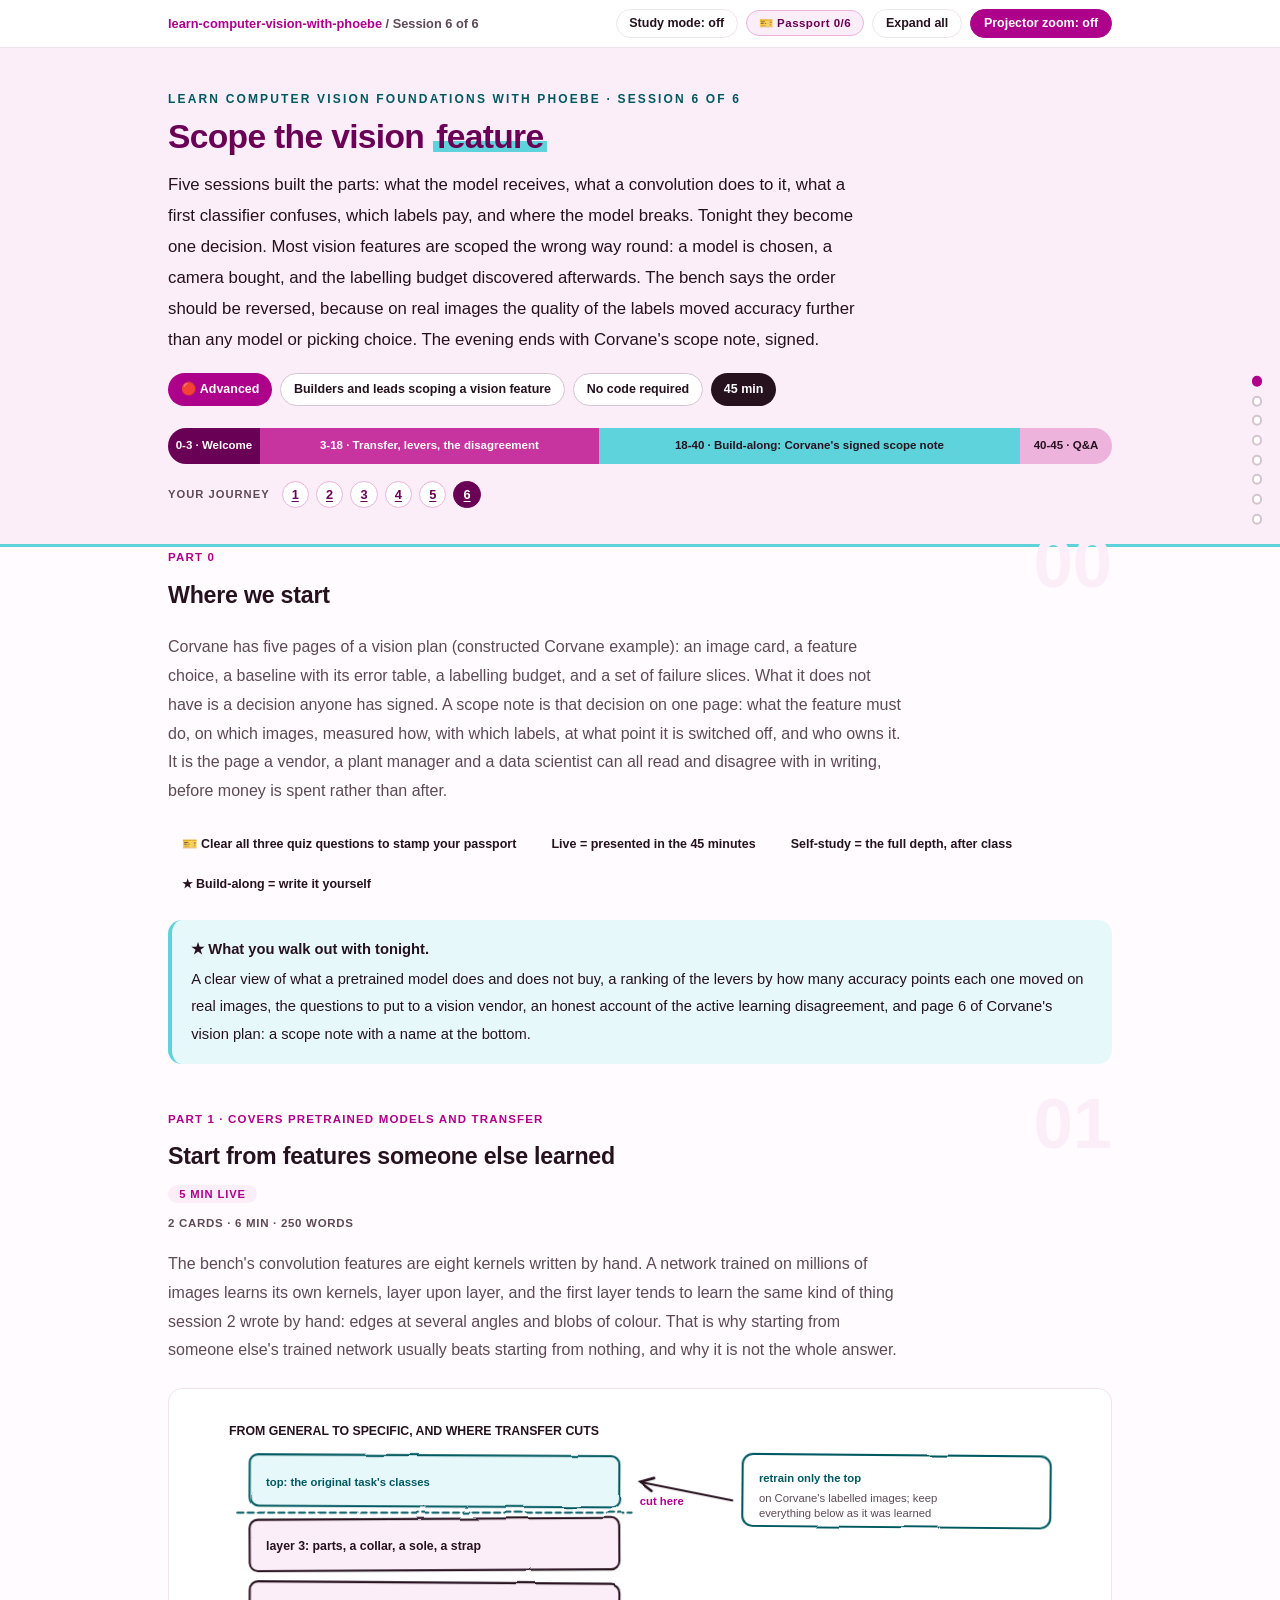
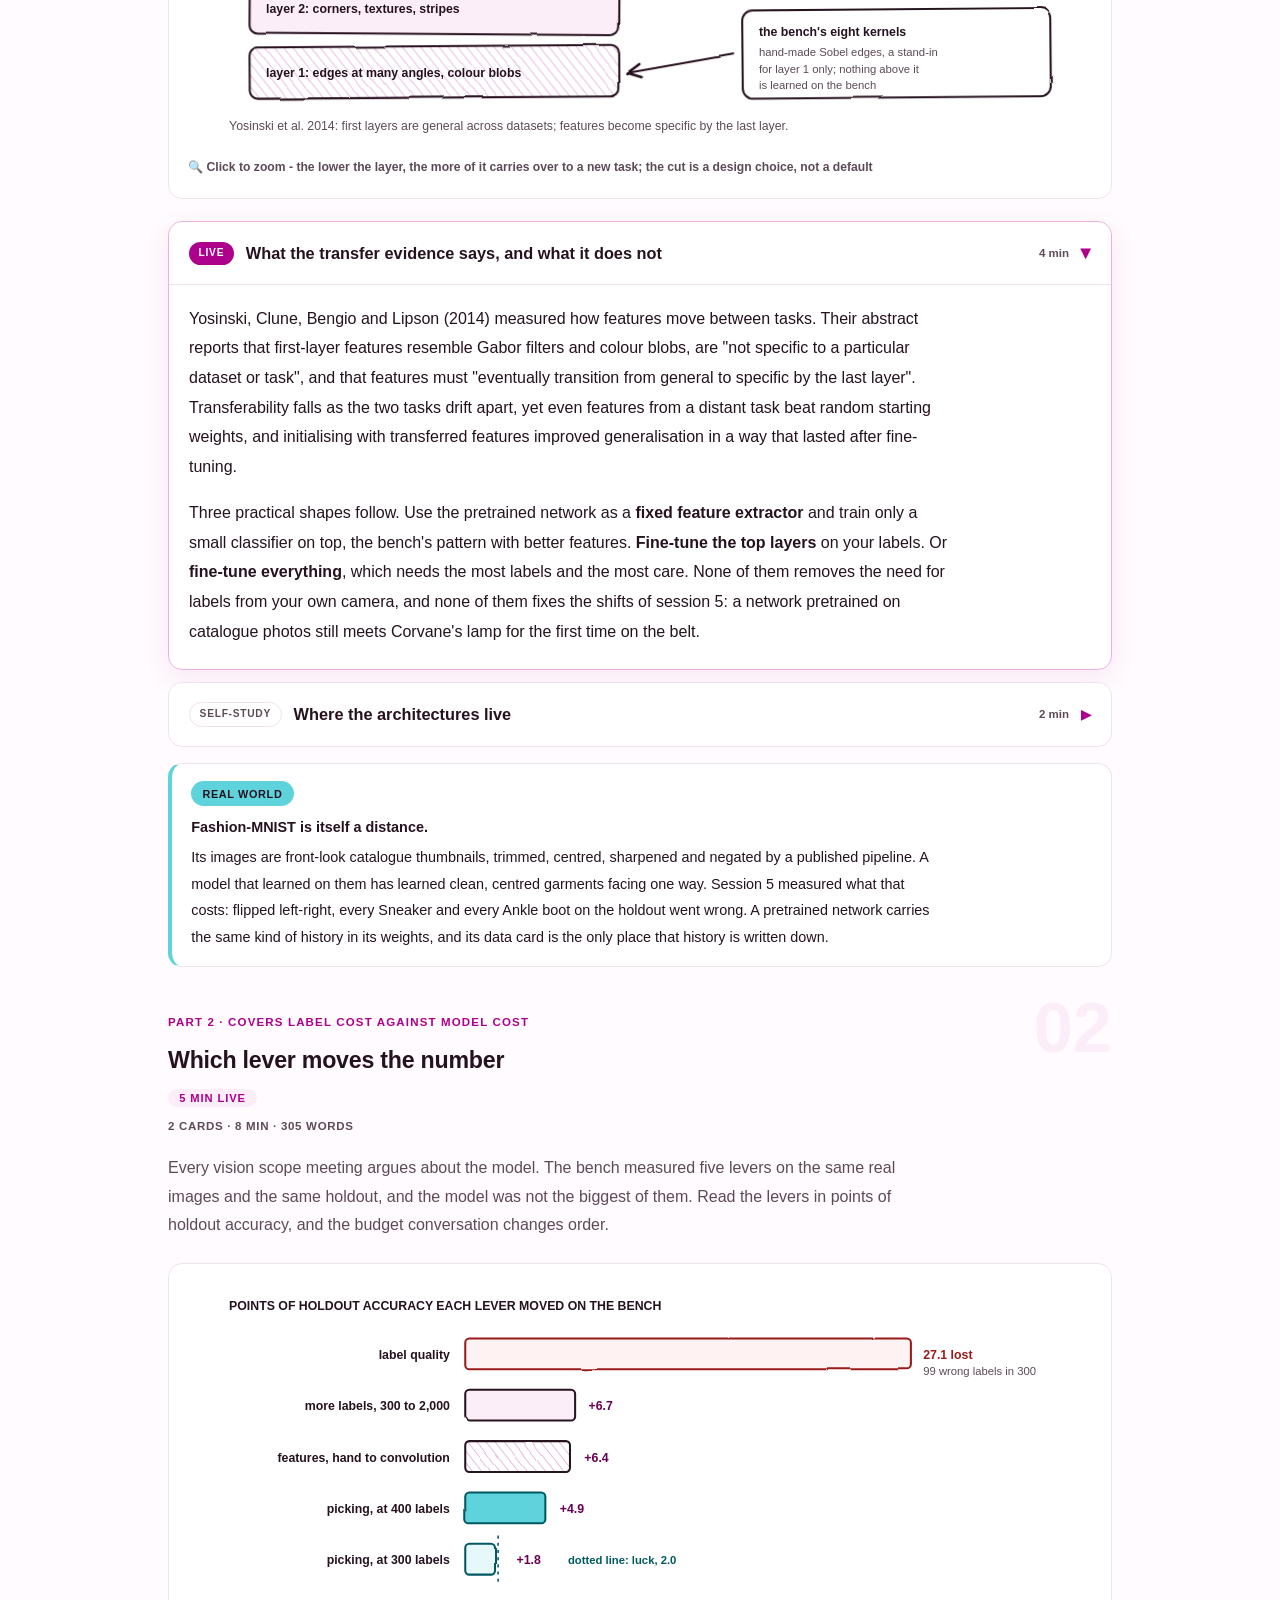
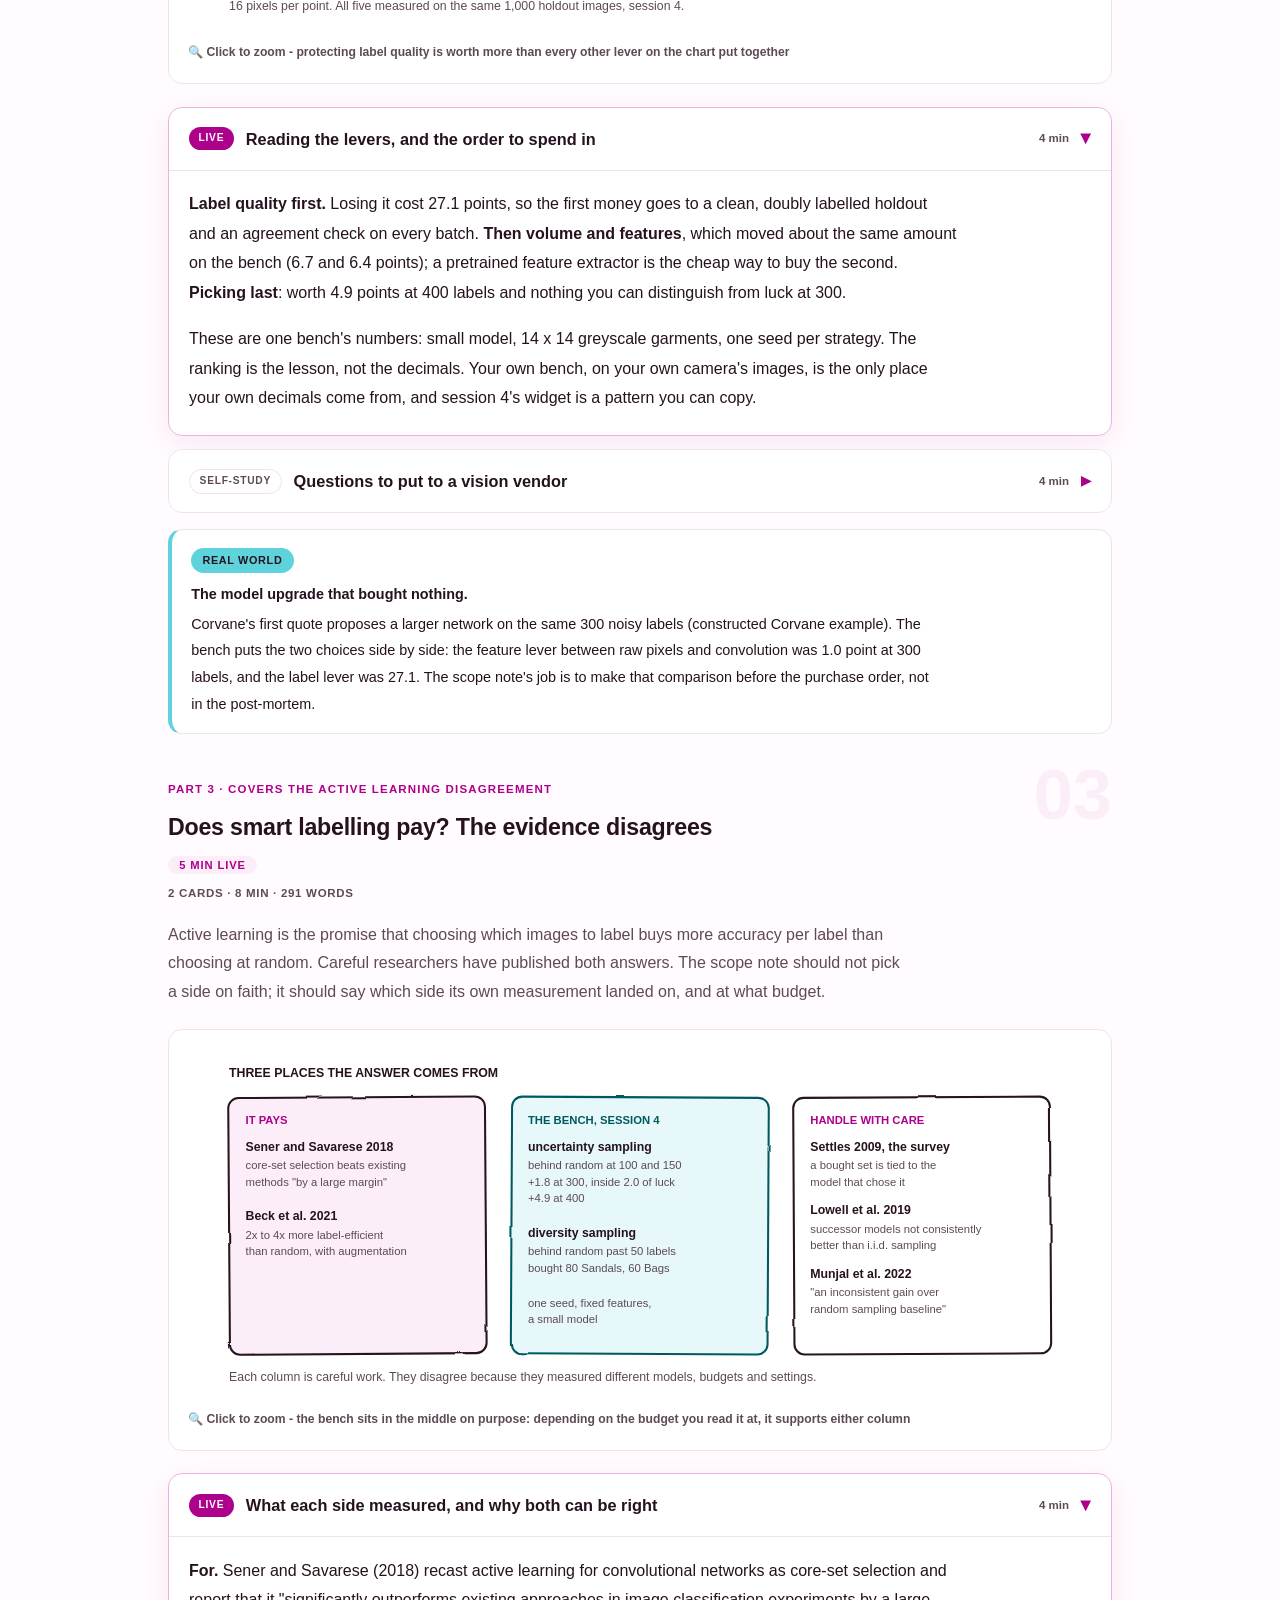
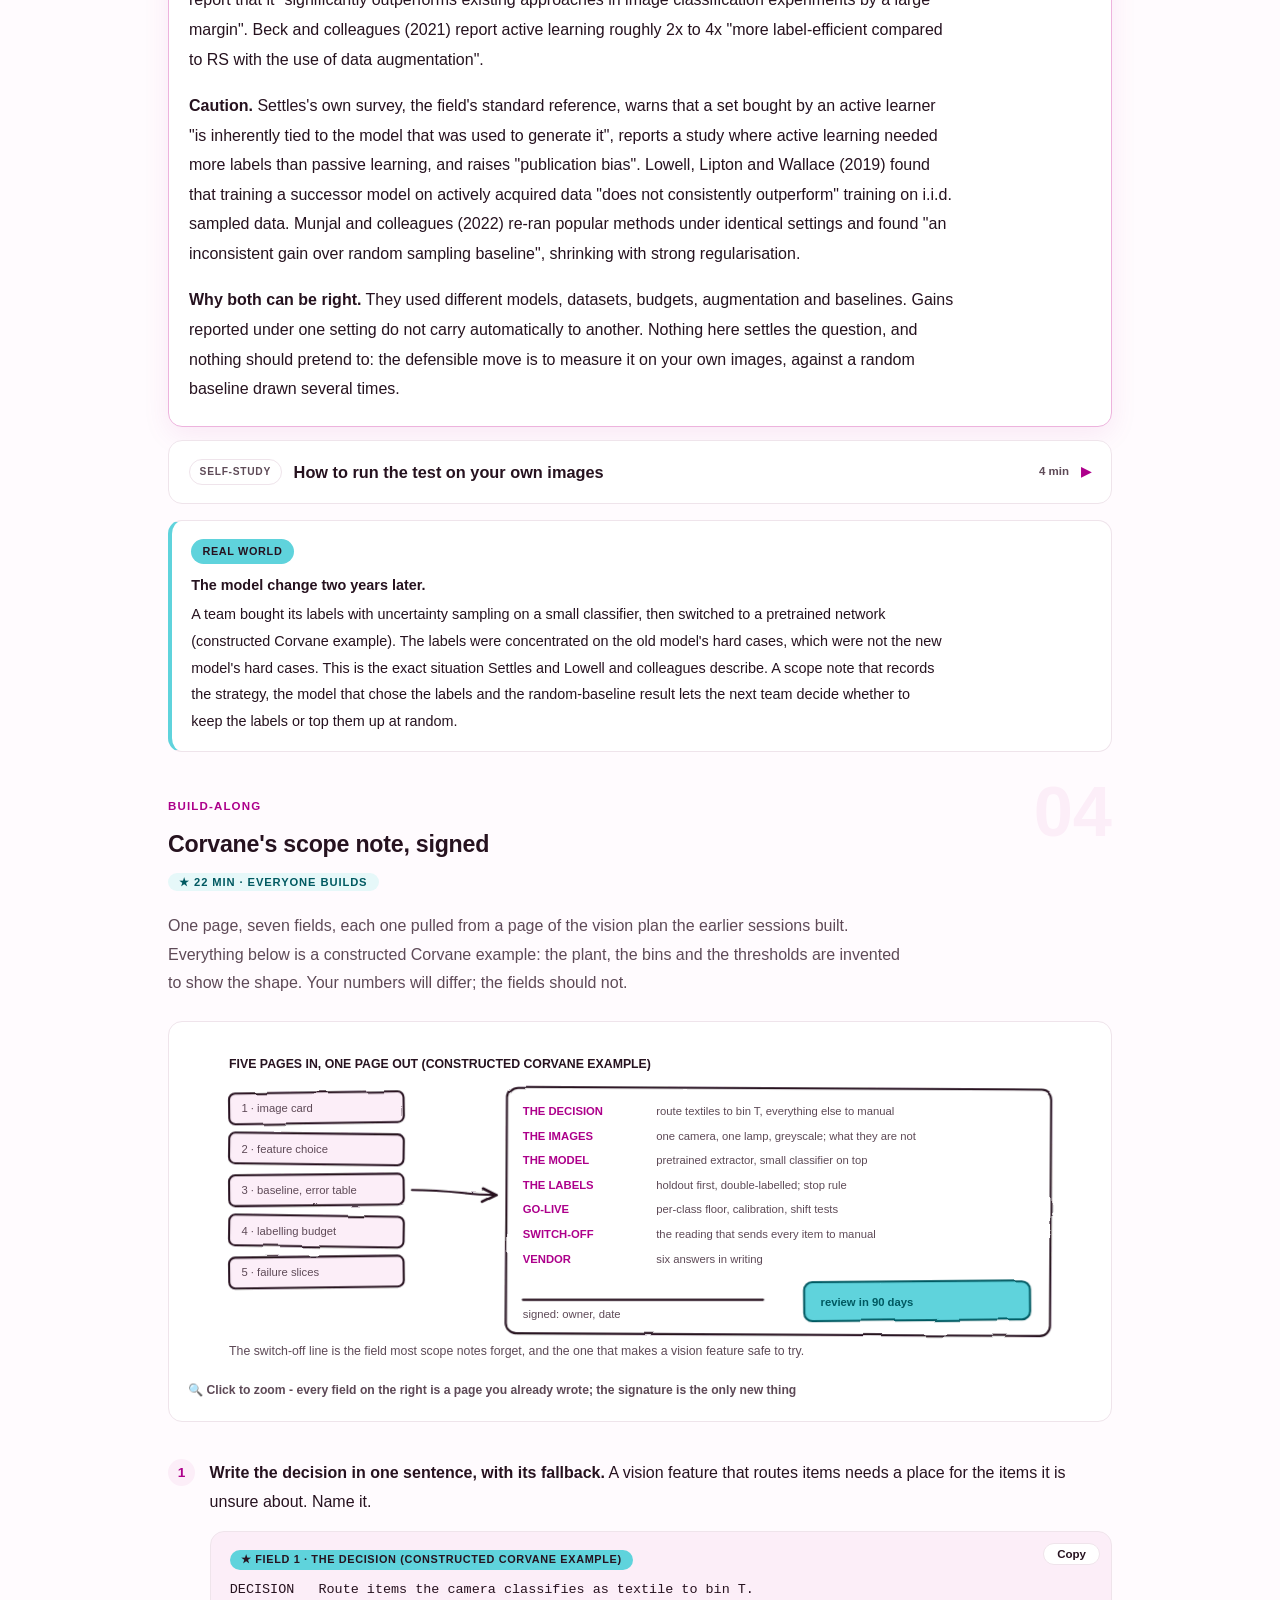
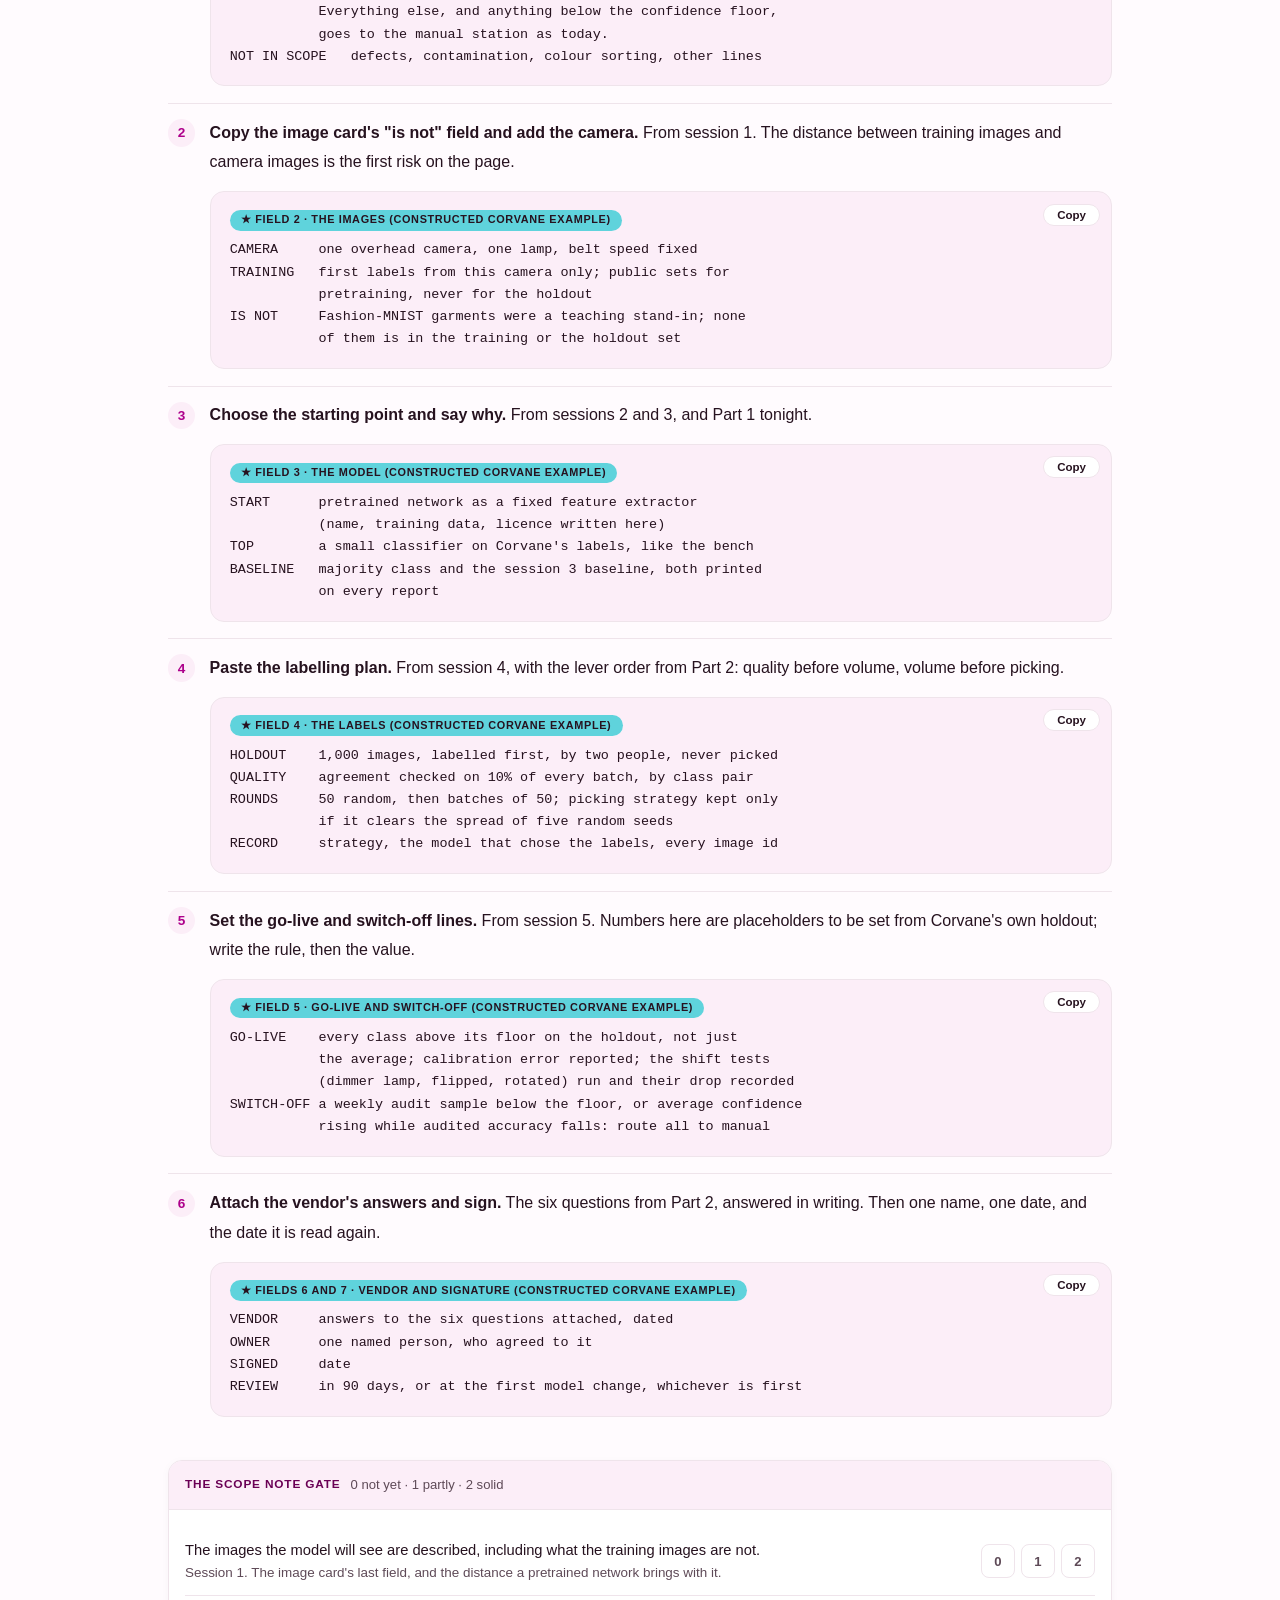
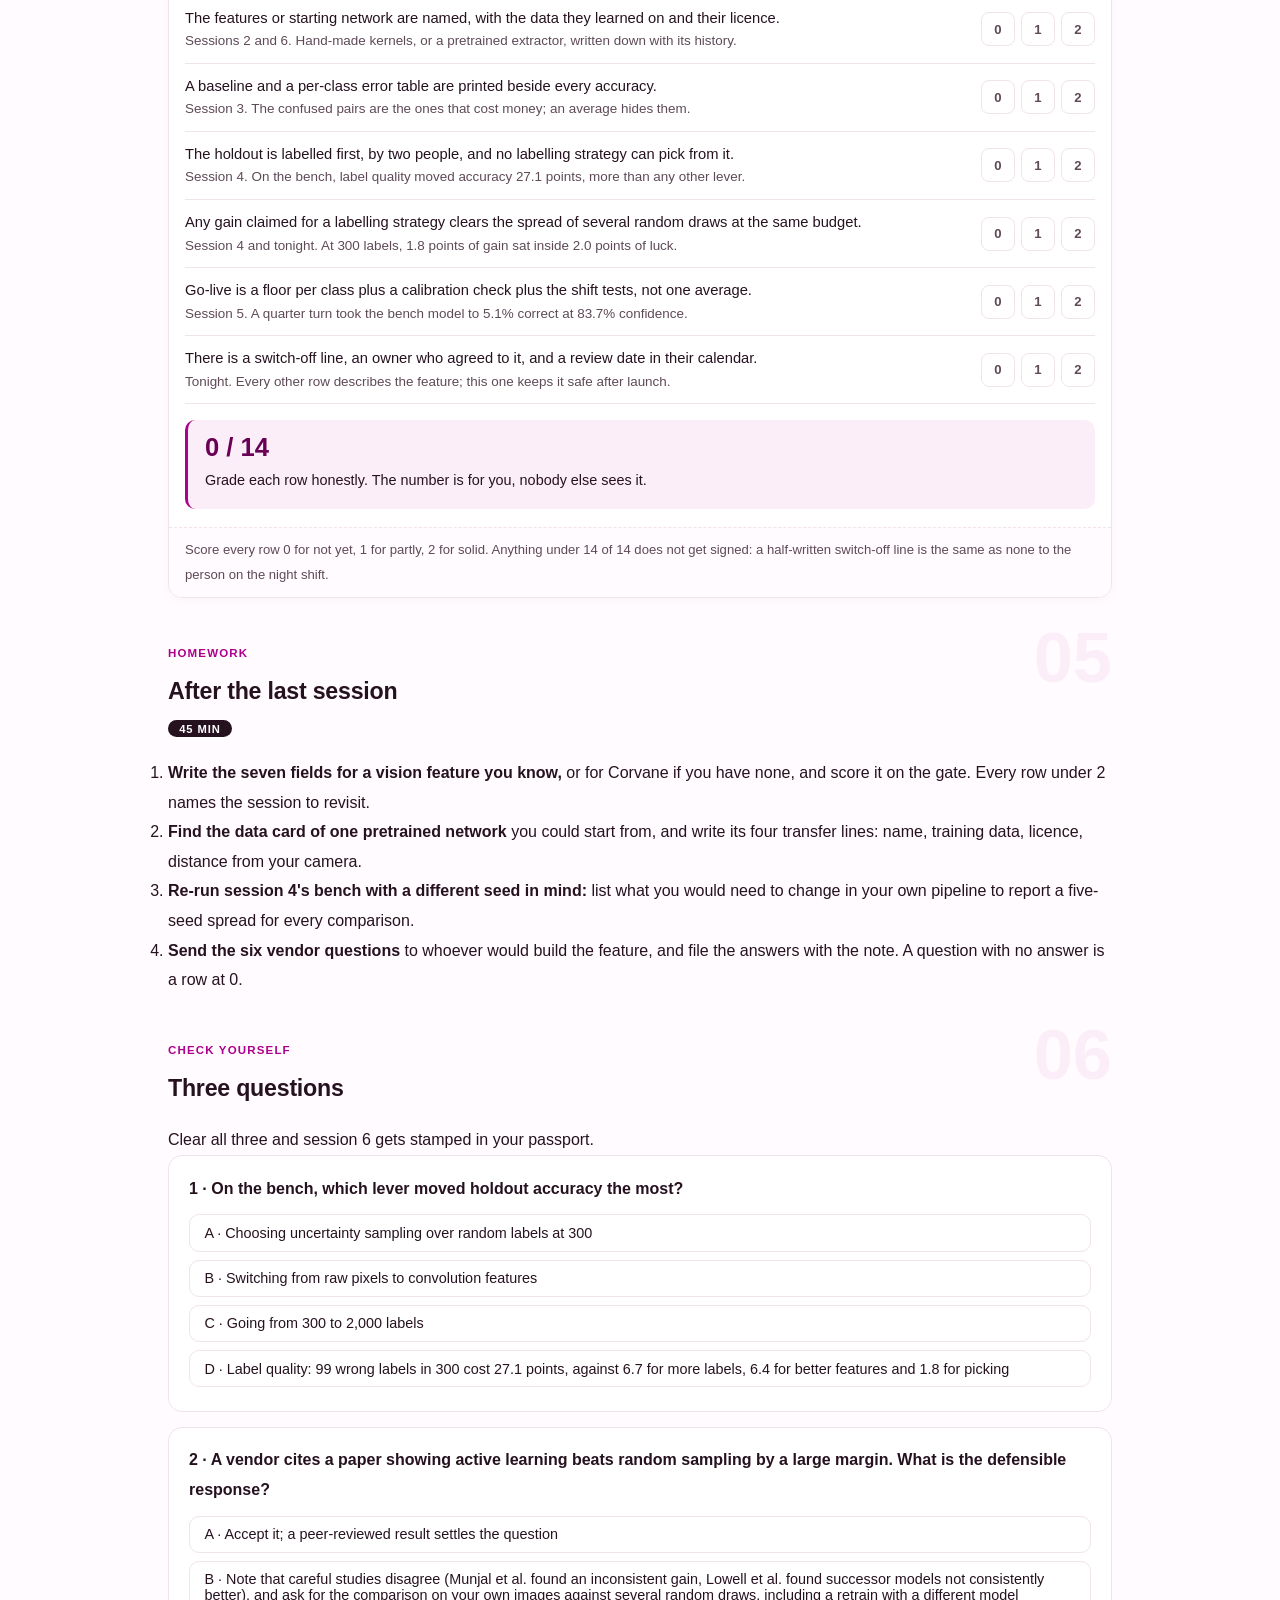
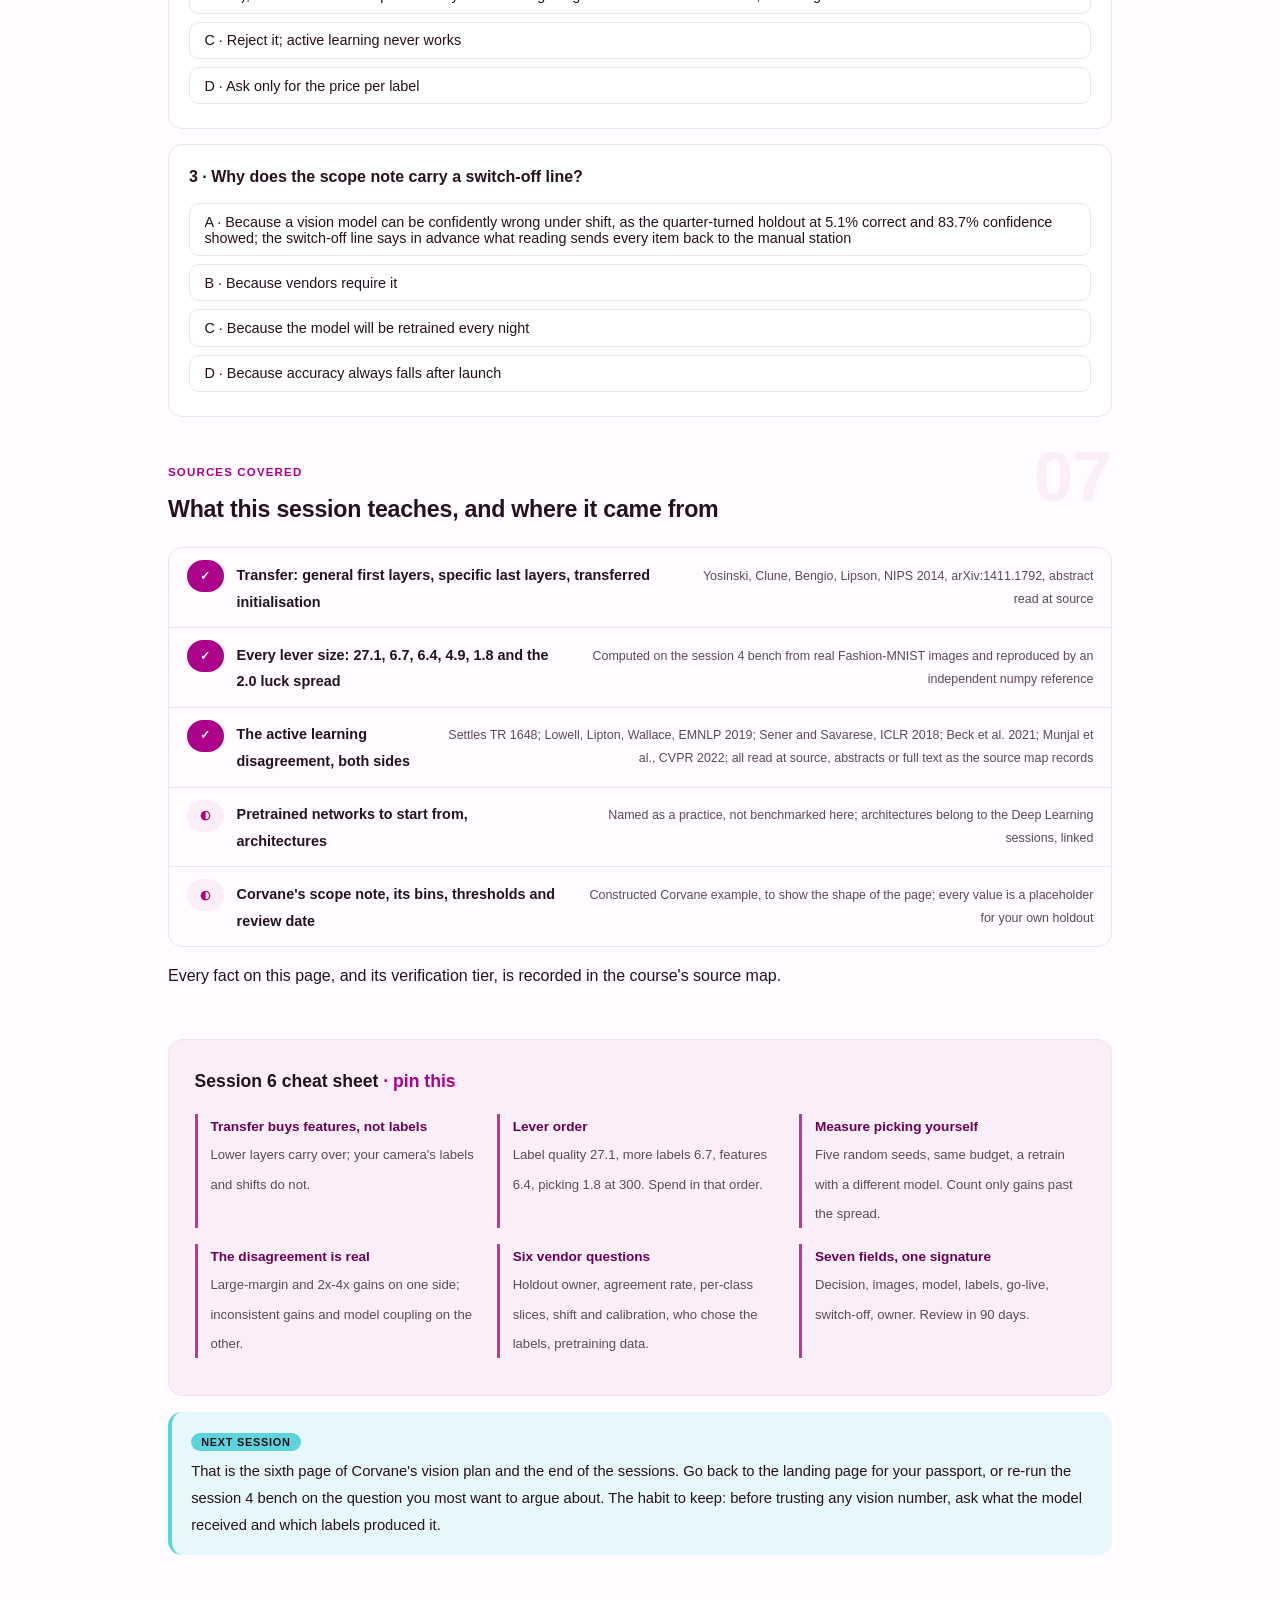
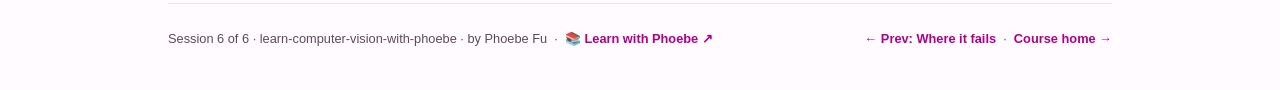
<file: courses/06-scope-the-vision-feature.html>
<!DOCTYPE html>
<html lang="en">
<head>
<meta charset="UTF-8">
<meta name="viewport" content="width=device-width, initial-scale=1.0">
<!-- social:start -->
<meta name="description" content="Session 6 of 6. Scope a vision feature before anyone buys a camera: pretrained models and transfer, which lever moves accuracy most, what to ask a vendor, and the published disagreement about whether smart labelling pays. Capstone: a signed scope note.">
<meta property="og:type" content="article">
<meta property="og:site_name" content="Learn with Phoebe">
<meta property="og:title" content="Scope the vision feature - learn computer vision with phoebe">
<meta property="og:description" content="Session 6 of 6. On the bench, label quality moved accuracy 27.1 points and clever picking 1.8. Write the scope note that says which lever you are paying for.">
<meta property="og:url" content="https://phoebefu6.github.io/learn-computer-vision-with-phoebe/courses/06-scope-the-vision-feature.html">
<meta property="og:image" content="https://phoebefu6.github.io/learn-computer-vision-with-phoebe/assets/og-cover.png">
<meta property="og:image:width" content="1200">
<meta property="og:image:height" content="630">
<meta name="twitter:card" content="summary_large_image">
<meta name="twitter:title" content="Scope the vision feature - learn computer vision with phoebe">
<meta name="twitter:description" content="Session 6 of 6. Transfer, label cost against model cost, vendor questions, and a scope note somebody signs.">
<meta name="twitter:image" content="https://phoebefu6.github.io/learn-computer-vision-with-phoebe/assets/og-cover.png">
<!-- social:end -->
<title>Session 6 · Scope the vision feature - learn computer vision with phoebe</title>
<link rel="stylesheet" href="../assets/style.css?v=2">
</head>
<body>

<div class="toolbar">
  <div class="wrap">
    <span class="crumb"><a href="../index.html">learn-computer-vision-with-phoebe</a> / Session 6 of 6</span>
    <button class="btn" id="toggle-all" type="button">Expand all</button>
    <button class="btn primary" id="zoom-toggle" type="button">Projector zoom: off</button>
  </div>
</div>

<header class="masthead">
  <div class="wrap">
    <div class="eyebrow">Learn Computer Vision Foundations with Phoebe · Session 6 of 6</div>
    <h1>Scope the vision <span class="accent">feature</span></h1>
    <p class="sub">Five sessions built the parts: what the model receives, what a convolution does to it, what a first classifier confuses, which labels pay, and where the model breaks. Tonight they become one decision. Most vision features are scoped the wrong way round: a model is chosen, a camera bought, and the labelling budget discovered afterwards. The bench says the order should be reversed, because on real images the quality of the labels moved accuracy further than any model or picking choice. The evening ends with Corvane's scope note, signed.</p>
    <div class="chip-row">
      <span class="chip level">🔴 Advanced</span>
      <span class="chip audience">Builders and leads scoping a vision feature</span>
      <span class="chip audience">No code required</span>
      <span class="chip time">45 min</span>
    </div>
    <div class="agenda">
      <span class="a1" style="flex:1">0-3 · Welcome</span>
      <span class="a2" style="flex:4">3-18 · Transfer, levers, the disagreement</span>
      <span class="a3" style="flex:5">18-40 · Build-along: Corvane's signed scope note</span>
      <span class="a4" style="flex:1">40-45 · Q&amp;A</span>
    </div>
  </div>
</header>

<main class="wrap">

  <section class="section" id="intro">
    <div class="section-kicker">
      <span class="klabel">Part 0</span>
      <h2>Where we start</h2>
    </div>
    <p class="lede">Corvane has five pages of a vision plan (constructed Corvane example): an image card, a feature choice, a baseline with its error table, a labelling budget, and a set of failure slices. What it does not have is a decision anyone has signed. A scope note is that decision on one page: what the feature must do, on which images, measured how, with which labels, at what point it is switched off, and who owns it. It is the page a vendor, a plant manager and a data scientist can all read and disagree with in writing, before money is spent rather than after.</p>

    <div class="legend">
      <span class="pill">🎫 Clear all three quiz questions to stamp your passport</span>
      <span class="pill">Live = presented in the 45 minutes</span>
      <span class="pill">Self-study = the full depth, after class</span>
      <span class="pill">★ Build-along = write it yourself</span>
    </div>

    <div class="callout win">
      <p><strong>★ What you walk out with tonight.</strong> A clear view of what a pretrained model does and does not buy, a ranking of the levers by how many accuracy points each one moved on real images, the questions to put to a vision vendor, an honest account of the active learning disagreement, and page 6 of Corvane's vision plan: a scope note with a name at the bottom.</p>
    </div>
  </section>

  <section class="section" id="part-1">
    <div class="section-kicker">
      <span class="klabel">Part 1 · covers pretrained models and transfer</span>
      <h2>Start from features someone else learned</h2>
      <span class="tag concept">5 min live</span>
    </div>
    <p class="lede">The bench's convolution features are eight kernels written by hand. A network trained on millions of images learns its own kernels, layer upon layer, and the first layer tends to learn the same kind of thing session 2 wrote by hand: edges at several angles and blobs of colour. That is why starting from someone else's trained network usually beats starting from nothing, and why it is not the whole answer.</p>

    <figure class="zoomable">
      <svg viewBox="0 0 880 330" xmlns="http://www.w3.org/2000/svg" role="img" aria-label="A stack of four network layers, from general at the bottom to specific at the top. The bottom layer holds edge and colour-blob detectors like session 2's kernels; higher layers combine them into parts and then into the original task's classes. Transfer keeps the lower layers and retrains the top on Corvane's labels. A side note: the bench's eight hand-made kernels stand in for the bottom layer only.">
        <defs>
          <filter id="s6aSk" x="-3%" y="-3%" width="106%" height="106%"><feTurbulence type="fractalNoise" baseFrequency="0.02" numOctaves="2" seed="83" result="n"/><feDisplacementMap in="SourceGraphic" in2="n" scale="2.4" xChannelSelector="R" yChannelSelector="G"/></filter>
          <pattern id="s6aHc" patternUnits="userSpaceOnUse" width="7" height="7" patternTransform="rotate(-38)"><line x1="0" y1="0" x2="0" y2="7" stroke="#AD008B" stroke-width="1" opacity=".5"/></pattern>
          <marker id="s6aAr" viewBox="0 0 10 10" refX="9" refY="5" markerWidth="8" markerHeight="8" orient="auto"><path d="M1 1 L9 5 L1 9" fill="none" stroke="#26121F" stroke-width="1.6" stroke-linecap="round"/></marker>
        </defs>
        <style>
          .s6aH { font: 800 12px Inter, sans-serif; fill: #26121F; }
          .s6aL { font: 600 12px Inter, sans-serif; fill: #26121F; }
          .s6aS { font: 400 11px Inter, sans-serif; fill: #5E4A57; }
          .s6aB { font: 800 11px Inter, sans-serif; fill: #005961; }
          .s6aA { font: 700 11px Inter, sans-serif; fill: #AD008B; }
          .s6aN { font: 400 12px Inter, sans-serif; fill: #5E4A57; }
        </style>

        <text class="s6aH" x="40" y="26">FROM GENERAL TO SPECIFIC, AND WHERE TRANSFER CUTS</text>

        <g filter="url(#s6aSk)" fill="none" stroke="#26121F" stroke-width="2" stroke-linecap="round" stroke-linejoin="round">
          <rect x="60" y="232" width="360" height="50" rx="8" transform="rotate(-0.4 240 257)" fill="url(#s6aHc)"/>
          <rect x="60" y="170" width="360" height="50" rx="8" transform="rotate(0.4 240 195)" fill="#FCEEF8"/>
          <rect x="60" y="108" width="360" height="50" rx="8" transform="rotate(-0.3 240 133)" fill="#FCEEF8"/>
          <rect x="60" y="46" width="360" height="50" rx="8" transform="rotate(0.3 240 71)" fill="#E6F8F9" stroke="#005961"/>
          <path d="M48 102 L432 102" stroke="#005961" stroke-dasharray="6 4"/>
          <rect x="540" y="46" width="300" height="70" rx="10" transform="rotate(0.5 690 81)" fill="#FFFFFF" stroke="#005961"/>
          <rect x="540" y="196" width="300" height="86" rx="10" transform="rotate(-0.5 690 239)" fill="#FFFFFF"/>
          <path d="M530 90 L440 72" marker-end="url(#s6aAr)"/>
          <path d="M530 240 L428 258" marker-end="url(#s6aAr)"/>
        </g>

        <text class="s6aL" x="76" y="262">layer 1: edges at many angles, colour blobs</text>
        <text class="s6aL" x="76" y="200">layer 2: corners, textures, stripes</text>
        <text class="s6aL" x="76" y="138">layer 3: parts, a collar, a sole, a strap</text>
        <text class="s6aB" x="76" y="76">top: the original task's classes</text>
        <text class="s6aA" x="440" y="94">cut here</text>

        <text class="s6aB" x="556" y="72">retrain only the top</text>
        <text class="s6aS" x="556" y="92">on Corvane's labelled images; keep</text>
        <text class="s6aS" x="556" y="106">everything below as it was learned</text>
        <text class="s6aL" x="556" y="222">the bench's eight kernels</text>
        <text class="s6aS" x="556" y="242">hand-made Sobel edges, a stand-in</text>
        <text class="s6aS" x="556" y="258">for layer 1 only; nothing above it</text>
        <text class="s6aS" x="556" y="274">is learned on the bench</text>

        <text class="s6aN" x="40" y="314">Yosinski et al. 2014: first layers are general across datasets; features become specific by the last layer.</text>
      </svg>
      <figcaption>🔍 Click to zoom - the lower the layer, the more of it carries over to a new task; the cut is a design choice, not a default</figcaption>
    </figure>

    <details class="card" open>
      <summary><span class="mode live">Live</span>What the transfer evidence says, and what it does not<span class="mini">4 min</span><span class="caret">▶</span></summary>
      <div class="body">
        <p>Yosinski, Clune, Bengio and Lipson (2014) measured how features move between tasks. Their abstract reports that first-layer features resemble Gabor filters and colour blobs, are "not specific to a particular dataset or task", and that features must "eventually transition from general to specific by the last layer". Transferability falls as the two tasks drift apart, yet even features from a distant task beat random starting weights, and initialising with transferred features improved generalisation in a way that lasted after fine-tuning.</p>
        <p>Three practical shapes follow. Use the pretrained network as a <strong>fixed feature extractor</strong> and train only a small classifier on top, the bench's pattern with better features. <strong>Fine-tune the top layers</strong> on your labels. Or <strong>fine-tune everything</strong>, which needs the most labels and the most care. None of them removes the need for labels from your own camera, and none of them fixes the shifts of session 5: a network pretrained on catalogue photos still meets Corvane's lamp for the first time on the belt.</p>
      </div>
    </details>

    <details class="card">
      <summary><span class="mode self">Self-study</span>Where the architectures live<span class="mini">2 min</span><span class="caret">▶</span></summary>
      <div class="body">
        <p>Which pretrained network to start from, how LeNet, AlexNet and ResNet differ, and what a convolution saves in parameters are taught in <a href="https://phoebefu6.github.io/learn-deep-learning-with-phoebe/courses/04-seeing-and-embedding.html">Deep Learning, session 4 ↗</a>, and how a network trains in <a href="https://phoebefu6.github.io/learn-deep-learning-with-phoebe/courses/03-the-training-loop.html">session 3 ↗</a> there. For a scope note you need less than that: the name of the starting network, the data it was trained on, its licence, and how far that data is from your camera's images. Write those four lines down; they are the transfer equivalent of session 1's image card.</p>
      </div>
    </details>

    <div class="callout example">
      <span class="ex-pill">Real world</span>
      <p><strong>Fashion-MNIST is itself a distance.</strong> Its images are front-look catalogue thumbnails, trimmed, centred, sharpened and negated by a published pipeline. A model that learned on them has learned clean, centred garments facing one way. Session 5 measured what that costs: flipped left-right, every Sneaker and every Ankle boot on the holdout went wrong. A pretrained network carries the same kind of history in its weights, and its data card is the only place that history is written down.</p>
    </div>
  </section>

  <section class="section" id="part-2">
    <div class="section-kicker">
      <span class="klabel">Part 2 · covers label cost against model cost</span>
      <h2>Which lever moves the number</h2>
      <span class="tag concept">5 min live</span>
    </div>
    <p class="lede">Every vision scope meeting argues about the model. The bench measured five levers on the same real images and the same holdout, and the model was not the biggest of them. Read the levers in points of holdout accuracy, and the budget conversation changes order.</p>

    <figure class="zoomable">
      <svg viewBox="0 0 880 340" xmlns="http://www.w3.org/2000/svg" role="img" aria-label="Five levers measured on the session 4 bench, in points of holdout accuracy. Label quality: 99 wrong labels in 300 cost 27.1 points. More labels: 300 to 2,000 random labels gained 6.7 points. Features: hand-made to convolution gained 6.4 points at 300 labels. Picking at 400 labels: uncertainty sampling gained 4.9 points. Picking at 300 labels: 1.8 points, inside the 2.0-point spread of random seeds.">
        <defs>
          <filter id="s6bSk" x="-3%" y="-3%" width="106%" height="106%"><feTurbulence type="fractalNoise" baseFrequency="0.02" numOctaves="2" seed="89" result="n"/><feDisplacementMap in="SourceGraphic" in2="n" scale="2.4" xChannelSelector="R" yChannelSelector="G"/></filter>
          <pattern id="s6bHc" patternUnits="userSpaceOnUse" width="7" height="7" patternTransform="rotate(-38)"><line x1="0" y1="0" x2="0" y2="7" stroke="#AD008B" stroke-width="1" opacity=".5"/></pattern>
        </defs>
        <style>
          .s6bH { font: 800 12px Inter, sans-serif; fill: #26121F; }
          .s6bL { font: 600 12px Inter, sans-serif; fill: #26121F; }
          .s6bS { font: 400 11px Inter, sans-serif; fill: #5E4A57; }
          .s6bB { font: 800 11px Inter, sans-serif; fill: #005961; }
          .s6bR { font: 800 12px Inter, sans-serif; fill: #991B1B; }
          .s6bV { font: 800 12px Inter, sans-serif; fill: #6A0055; }
          .s6bN { font: 400 12px Inter, sans-serif; fill: #5E4A57; }
        </style>

        <text class="s6bH" x="40" y="26">POINTS OF HOLDOUT ACCURACY EACH LEVER MOVED ON THE BENCH</text>

        <g filter="url(#s6bSk)" fill="none" stroke="#26121F" stroke-width="2" stroke-linecap="round" stroke-linejoin="round">
          <rect x="270" y="54" width="434" height="30" rx="4" fill="#FEF2F2" stroke="#991B1B"/>
          <rect x="270" y="104" width="107" height="30" rx="4" fill="#FCEEF8"/>
          <rect x="270" y="154" width="102" height="30" rx="4" fill="url(#s6bHc)"/>
          <rect x="270" y="204" width="78" height="30" rx="4" fill="#5FD3DC" stroke="#005961"/>
          <rect x="270" y="254" width="29" height="30" rx="4" fill="#E6F8F9" stroke="#005961"/>
        </g>
        <path d="M302 246 L302 292" stroke="#005961" stroke-width="1.5" stroke-dasharray="3 4" fill="none"/>

        <text class="s6bL" x="255" y="74" text-anchor="end">label quality</text>
        <text class="s6bL" x="255" y="124" text-anchor="end">more labels, 300 to 2,000</text>
        <text class="s6bL" x="255" y="174" text-anchor="end">features, hand to convolution</text>
        <text class="s6bL" x="255" y="224" text-anchor="end">picking, at 400 labels</text>
        <text class="s6bL" x="255" y="274" text-anchor="end">picking, at 300 labels</text>

        <text class="s6bR" x="716" y="74">27.1 lost</text>
        <text class="s6bV" x="390" y="124">+6.7</text>
        <text class="s6bV" x="386" y="174">+6.4</text>
        <text class="s6bV" x="362" y="224">+4.9</text>
        <text class="s6bV" x="320" y="274">+1.8</text>
        <text class="s6bB" x="370" y="274">dotted line: luck, 2.0</text>
        <text class="s6bS" x="716" y="90">99 wrong labels in 300</text>

        <text class="s6bN" x="40" y="318">16 pixels per point. All five measured on the same 1,000 holdout images, session 4.</text>
      </svg>
      <figcaption>🔍 Click to zoom - protecting label quality is worth more than every other lever on the chart put together</figcaption>
    </figure>

    <details class="card" open>
      <summary><span class="mode live">Live</span>Reading the levers, and the order to spend in<span class="mini">4 min</span><span class="caret">▶</span></summary>
      <div class="body">
        <p><strong>Label quality first.</strong> Losing it cost 27.1 points, so the first money goes to a clean, doubly labelled holdout and an agreement check on every batch. <strong>Then volume and features</strong>, which moved about the same amount on the bench (6.7 and 6.4 points); a pretrained feature extractor is the cheap way to buy the second. <strong>Picking last</strong>: worth 4.9 points at 400 labels and nothing you can distinguish from luck at 300.</p>
        <p>These are one bench's numbers: small model, 14 x 14 greyscale garments, one seed per strategy. The ranking is the lesson, not the decimals. Your own bench, on your own camera's images, is the only place your own decimals come from, and session 4's widget is a pattern you can copy.</p>
      </div>
    </details>

    <details class="card">
      <summary><span class="mode self">Self-study</span>Questions to put to a vision vendor<span class="mini">4 min</span><span class="caret">▶</span></summary>
      <div class="body">
        <p>Every question below comes from a measurement earlier in the sessions, which is what makes it fair to ask.</p>
        <ol>
          <li><strong>Who owns the holdout, and who labelled it?</strong> If the vendor labels and scores on its own test set, the number is its number. (Session 4)</li>
          <li><strong>What is the agreement rate on doubly labelled images, by class pair?</strong> A price per label without it cannot be compared. (Session 4)</li>
          <li><strong>What is the accuracy per class, and on which slices?</strong> One overall number hides the confused pairs. (Sessions 3 and 5)</li>
          <li><strong>What happens under the shifts our line will produce,</strong> and how confident is the model when it is wrong? Ask for calibration, not just accuracy. (Session 5)</li>
          <li><strong>If labels were chosen by active learning, which model chose them,</strong> and will the deployed model be the same one? (Settles; Lowell et al.)</li>
          <li><strong>What did the pretrained network learn on,</strong> under what licence, and how far is that from our camera? (Part 1)</li>
        </ol>
        <p>Label cost per frame and the sampling bounds of a label audit, for driving data, are in <a href="https://phoebefu6.github.io/learn-autonomous-driving-with-phoebe/courses/p2-labels-cost-by-the-frame.html">Autonomous Driving, session p2 ↗</a>.</p>
      </div>
    </details>

    <div class="callout example">
      <span class="ex-pill">Real world</span>
      <p><strong>The model upgrade that bought nothing.</strong> Corvane's first quote proposes a larger network on the same 300 noisy labels (constructed Corvane example). The bench puts the two choices side by side: the feature lever between raw pixels and convolution was 1.0 point at 300 labels, and the label lever was 27.1. The scope note's job is to make that comparison before the purchase order, not in the post-mortem.</p>
    </div>
  </section>

  <section class="section" id="part-3">
    <div class="section-kicker">
      <span class="klabel">Part 3 · covers the active learning disagreement</span>
      <h2>Does smart labelling pay? The evidence disagrees</h2>
      <span class="tag concept">5 min live</span>
    </div>
    <p class="lede">Active learning is the promise that choosing which images to label buys more accuracy per label than choosing at random. Careful researchers have published both answers. The scope note should not pick a side on faith; it should say which side its own measurement landed on, and at what budget.</p>

    <figure class="zoomable">
      <svg viewBox="0 0 880 340" xmlns="http://www.w3.org/2000/svg" role="img" aria-label="Two columns of published findings with the bench between them. For: Sener and Savarese 2018 report core-set selection outperforms existing approaches by a large margin; Beck and colleagues 2021 report 2x to 4x label efficiency with augmentation. Caution: Settles 2009 notes acquired sets are tied to the model that chose them; Lowell and colleagues 2019 find successor models not consistently better than i.i.d. sampling; Munjal and colleagues 2022 find an inconsistent gain over random. The bench: uncertainty behind random at 100 and 150 labels, inside the luck at 300, ahead by 4.9 points at 400; diversity behind random at every budget past 50 labels.">
        <defs>
          <filter id="s6cSk" x="-3%" y="-3%" width="106%" height="106%"><feTurbulence type="fractalNoise" baseFrequency="0.02" numOctaves="2" seed="97" result="n"/><feDisplacementMap in="SourceGraphic" in2="n" scale="2.4" xChannelSelector="R" yChannelSelector="G"/></filter>
        </defs>
        <style>
          .s6cH { font: 800 12px Inter, sans-serif; fill: #26121F; }
          .s6cL { font: 600 12px Inter, sans-serif; fill: #26121F; }
          .s6cS { font: 400 11px Inter, sans-serif; fill: #5E4A57; }
          .s6cB { font: 800 11px Inter, sans-serif; fill: #005961; }
          .s6cA { font: 700 11px Inter, sans-serif; fill: #AD008B; }
          .s6cN { font: 400 12px Inter, sans-serif; fill: #5E4A57; }
        </style>

        <text class="s6cH" x="40" y="26">THREE PLACES THE ANSWER COMES FROM</text>

        <g filter="url(#s6cSk)" fill="none" stroke="#26121F" stroke-width="2" stroke-linecap="round" stroke-linejoin="round">
          <rect x="40" y="46" width="250" height="250" rx="10" transform="rotate(-0.4 165 171)" fill="#FCEEF8"/>
          <rect x="315" y="46" width="250" height="250" rx="10" transform="rotate(0.3 440 171)" fill="#E6F8F9" stroke="#005961"/>
          <rect x="590" y="46" width="250" height="250" rx="10" transform="rotate(-0.3 715 171)" fill="#FFFFFF"/>
        </g>

        <text class="s6cA" x="56" y="72">IT PAYS</text>
        <text class="s6cL" x="56" y="98">Sener and Savarese 2018</text>
        <text class="s6cS" x="56" y="116">core-set selection beats existing</text>
        <text class="s6cS" x="56" y="132">methods "by a large margin"</text>
        <text class="s6cL" x="56" y="166">Beck et al. 2021</text>
        <text class="s6cS" x="56" y="184">2x to 4x more label-efficient</text>
        <text class="s6cS" x="56" y="200">than random, with augmentation</text>

        <text class="s6cB" x="331" y="72">THE BENCH, SESSION 4</text>
        <text class="s6cL" x="331" y="98">uncertainty sampling</text>
        <text class="s6cS" x="331" y="116">behind random at 100 and 150</text>
        <text class="s6cS" x="331" y="132">+1.8 at 300, inside 2.0 of luck</text>
        <text class="s6cS" x="331" y="148">+4.9 at 400</text>
        <text class="s6cL" x="331" y="182">diversity sampling</text>
        <text class="s6cS" x="331" y="200">behind random past 50 labels</text>
        <text class="s6cS" x="331" y="216">bought 80 Sandals, 60 Bags</text>
        <text class="s6cS" x="331" y="250">one seed, fixed features,</text>
        <text class="s6cS" x="331" y="266">a small model</text>

        <text class="s6cA" x="606" y="72">HANDLE WITH CARE</text>
        <text class="s6cL" x="606" y="98">Settles 2009, the survey</text>
        <text class="s6cS" x="606" y="116">a bought set is tied to the</text>
        <text class="s6cS" x="606" y="132">model that chose it</text>
        <text class="s6cL" x="606" y="160">Lowell et al. 2019</text>
        <text class="s6cS" x="606" y="178">successor models not consistently</text>
        <text class="s6cS" x="606" y="194">better than i.i.d. sampling</text>
        <text class="s6cL" x="606" y="222">Munjal et al. 2022</text>
        <text class="s6cS" x="606" y="240">"an inconsistent gain over</text>
        <text class="s6cS" x="606" y="256">random sampling baseline"</text>

        <text class="s6cN" x="40" y="322">Each column is careful work. They disagree because they measured different models, budgets and settings.</text>
      </svg>
      <figcaption>🔍 Click to zoom - the bench sits in the middle on purpose: depending on the budget you read it at, it supports either column</figcaption>
    </figure>

    <details class="card" open>
      <summary><span class="mode live">Live</span>What each side measured, and why both can be right<span class="mini">4 min</span><span class="caret">▶</span></summary>
      <div class="body">
        <p><strong>For.</strong> Sener and Savarese (2018) recast active learning for convolutional networks as core-set selection and report that it "significantly outperforms existing approaches in image classification experiments by a large margin". Beck and colleagues (2021) report active learning roughly 2x to 4x "more label-efficient compared to RS with the use of data augmentation".</p>
        <p><strong>Caution.</strong> Settles's own survey, the field's standard reference, warns that a set bought by an active learner "is inherently tied to the model that was used to generate it", reports a study where active learning needed more labels than passive learning, and raises "publication bias". Lowell, Lipton and Wallace (2019) found that training a successor model on actively acquired data "does not consistently outperform" training on i.i.d. sampled data. Munjal and colleagues (2022) re-ran popular methods under identical settings and found "an inconsistent gain over random sampling baseline", shrinking with strong regularisation.</p>
        <p><strong>Why both can be right.</strong> They used different models, datasets, budgets, augmentation and baselines. Gains reported under one setting do not carry automatically to another. Nothing here settles the question, and nothing should pretend to: the defensible move is to measure it on your own images, against a random baseline drawn several times.</p>
      </div>
    </details>

    <details class="card">
      <summary><span class="mode self">Self-study</span>How to run the test on your own images<span class="mini">4 min</span><span class="caret">▶</span></summary>
      <div class="body">
        <p>Session 4's bench is the template. Fix a pool, a holdout that no strategy can reach, and a budget. Run random sampling with at least five seeds and record the spread. Run the strategy at the same budget and at two larger ones. Count a gain only where it clears the spread. Then do the step the papers above disagree about: retrain a <em>different</em> model on the labels the strategy bought and check the gain survives. If it does not, the labels were bought for one model, and the scope note should say so.</p>
      </div>
    </details>

    <div class="callout example">
      <span class="ex-pill">Real world</span>
      <p><strong>The model change two years later.</strong> A team bought its labels with uncertainty sampling on a small classifier, then switched to a pretrained network (constructed Corvane example). The labels were concentrated on the old model's hard cases, which were not the new model's hard cases. This is the exact situation Settles and Lowell and colleagues describe. A scope note that records the strategy, the model that chose the labels and the random-baseline result lets the next team decide whether to keep the labels or top them up at random.</p>
    </div>
  </section>

  <section class="section" id="demo-1">
    <div class="section-kicker">
      <span class="klabel">Build-along</span>
      <h2>Corvane's scope note, signed</h2>
      <span class="tag demo">★ 22 min · everyone builds</span>
    </div>
    <p class="lede">One page, seven fields, each one pulled from a page of the vision plan the earlier sessions built. Everything below is a constructed Corvane example: the plant, the bins and the thresholds are invented to show the shape. Your numbers will differ; the fields should not.</p>

    <figure class="zoomable">
      <svg viewBox="0 0 880 320" xmlns="http://www.w3.org/2000/svg" role="img" aria-label="The scope note as one page with seven fields, each fed by an earlier page of Corvane's vision plan: the decision, the images and what they are not, the features and starting model, the labelling plan, the go-live and switch-off thresholds, the vendor answers, and the signature with an owner and a review date.">
        <defs>
          <filter id="s6dSk" x="-3%" y="-3%" width="106%" height="106%"><feTurbulence type="fractalNoise" baseFrequency="0.02" numOctaves="2" seed="101" result="n"/><feDisplacementMap in="SourceGraphic" in2="n" scale="2.4" xChannelSelector="R" yChannelSelector="G"/></filter>
          <marker id="s6dAr" viewBox="0 0 10 10" refX="9" refY="5" markerWidth="8" markerHeight="8" orient="auto"><path d="M1 1 L9 5 L1 9" fill="none" stroke="#26121F" stroke-width="1.6" stroke-linecap="round"/></marker>
        </defs>
        <style>
          .s6dH { font: 800 12px Inter, sans-serif; fill: #26121F; }
          .s6dL { font: 600 12px Inter, sans-serif; fill: #26121F; }
          .s6dS { font: 400 11px Inter, sans-serif; fill: #5E4A57; }
          .s6dA { font: 700 11px Inter, sans-serif; fill: #AD008B; }
          .s6dB { font: 800 11px Inter, sans-serif; fill: #005961; }
          .s6dN { font: 400 12px Inter, sans-serif; fill: #5E4A57; }
        </style>

        <text class="s6dH" x="40" y="26">FIVE PAGES IN, ONE PAGE OUT (CONSTRUCTED CORVANE EXAMPLE)</text>

        <g filter="url(#s6dSk)" fill="none" stroke="#26121F" stroke-width="2" stroke-linecap="round" stroke-linejoin="round">
          <rect x="40" y="50" width="170" height="30" rx="6" transform="rotate(-0.8 125 65)" fill="#FCEEF8"/>
          <rect x="40" y="90" width="170" height="30" rx="6" transform="rotate(0.7 125 105)" fill="#FCEEF8"/>
          <rect x="40" y="130" width="170" height="30" rx="6" transform="rotate(-0.6 125 145)" fill="#FCEEF8"/>
          <rect x="40" y="170" width="170" height="30" rx="6" transform="rotate(0.8 125 185)" fill="#FCEEF8"/>
          <rect x="40" y="210" width="170" height="30" rx="6" transform="rotate(-0.7 125 225)" fill="#FCEEF8"/>
          <path d="M218 145 C260 145 270 150 300 150" marker-end="url(#s6dAr)"/>
          <rect x="310" y="46" width="530" height="240" rx="10" transform="rotate(0.3 575 166)" fill="#FFFFFF"/>
          <path d="M326 252 L560 252"/>
          <rect x="600" y="234" width="220" height="38" rx="8" transform="rotate(-0.5 710 253)" fill="#5FD3DC" stroke="#005961"/>
        </g>

        <text class="s6dS" x="52" y="69">1 · image card</text>
        <text class="s6dS" x="52" y="109">2 · feature choice</text>
        <text class="s6dS" x="52" y="149">3 · baseline, error table</text>
        <text class="s6dS" x="52" y="189">4 · labelling budget</text>
        <text class="s6dS" x="52" y="229">5 · failure slices</text>

        <text class="s6dA" x="326" y="72">THE DECISION</text>
        <text class="s6dS" x="456" y="72">route textiles to bin T, everything else to manual</text>
        <text class="s6dA" x="326" y="96">THE IMAGES</text>
        <text class="s6dS" x="456" y="96">one camera, one lamp, greyscale; what they are not</text>
        <text class="s6dA" x="326" y="120">THE MODEL</text>
        <text class="s6dS" x="456" y="120">pretrained extractor, small classifier on top</text>
        <text class="s6dA" x="326" y="144">THE LABELS</text>
        <text class="s6dS" x="456" y="144">holdout first, double-labelled; stop rule</text>
        <text class="s6dA" x="326" y="168">GO-LIVE</text>
        <text class="s6dS" x="456" y="168">per-class floor, calibration, shift tests</text>
        <text class="s6dA" x="326" y="192">SWITCH-OFF</text>
        <text class="s6dS" x="456" y="192">the reading that sends every item to manual</text>
        <text class="s6dA" x="326" y="216">VENDOR</text>
        <text class="s6dS" x="456" y="216">six answers in writing</text>
        <text class="s6dS" x="326" y="270">signed: owner, date</text>
        <text class="s6dB" x="616" y="258">review in 90 days</text>

        <text class="s6dN" x="40" y="306">The switch-off line is the field most scope notes forget, and the one that makes a vision feature safe to try.</text>
      </svg>
      <figcaption>🔍 Click to zoom - every field on the right is a page you already wrote; the signature is the only new thing</figcaption>
    </figure>

    <div class="steps">
      <div class="step">
        <p><strong>Write the decision in one sentence, with its fallback.</strong> A vision feature that routes items needs a place for the items it is unsure about. Name it.</p>
        <div class="prompt-box good"><span class="label">★ Field 1 · the decision (constructed Corvane example)</span>DECISION   Route items the camera classifies as textile to bin T.
           Everything else, and anything below the confidence floor,
           goes to the manual station as today.
NOT IN SCOPE   defects, contamination, colour sorting, other lines</div>
      </div>
      <div class="step">
        <p><strong>Copy the image card's "is not" field and add the camera.</strong> From session 1. The distance between training images and camera images is the first risk on the page.</p>
        <div class="prompt-box good"><span class="label">★ Field 2 · the images (constructed Corvane example)</span>CAMERA     one overhead camera, one lamp, belt speed fixed
TRAINING   first labels from this camera only; public sets for
           pretraining, never for the holdout
IS NOT     Fashion-MNIST garments were a teaching stand-in; none
           of them is in the training or the holdout set</div>
      </div>
      <div class="step">
        <p><strong>Choose the starting point and say why.</strong> From sessions 2 and 3, and Part 1 tonight.</p>
        <div class="prompt-box good"><span class="label">★ Field 3 · the model (constructed Corvane example)</span>START      pretrained network as a fixed feature extractor
           (name, training data, licence written here)
TOP        a small classifier on Corvane's labels, like the bench
BASELINE   majority class and the session 3 baseline, both printed
           on every report</div>
      </div>
      <div class="step">
        <p><strong>Paste the labelling plan.</strong> From session 4, with the lever order from Part 2: quality before volume, volume before picking.</p>
        <div class="prompt-box good"><span class="label">★ Field 4 · the labels (constructed Corvane example)</span>HOLDOUT    1,000 images, labelled first, by two people, never picked
QUALITY    agreement checked on 10% of every batch, by class pair
ROUNDS     50 random, then batches of 50; picking strategy kept only
           if it clears the spread of five random seeds
RECORD     strategy, the model that chose the labels, every image id</div>
      </div>
      <div class="step">
        <p><strong>Set the go-live and switch-off lines.</strong> From session 5. Numbers here are placeholders to be set from Corvane's own holdout; write the rule, then the value.</p>
        <div class="prompt-box good"><span class="label">★ Field 5 · go-live and switch-off (constructed Corvane example)</span>GO-LIVE    every class above its floor on the holdout, not just
           the average; calibration error reported; the shift tests
           (dimmer lamp, flipped, rotated) run and their drop recorded
SWITCH-OFF a weekly audit sample below the floor, or average confidence
           rising while audited accuracy falls: route all to manual</div>
      </div>
      <div class="step">
        <p><strong>Attach the vendor's answers and sign.</strong> The six questions from Part 2, answered in writing. Then one name, one date, and the date it is read again.</p>
        <div class="prompt-box good"><span class="label">★ Fields 6 and 7 · vendor and signature (constructed Corvane example)</span>VENDOR     answers to the six questions attached, dated
OWNER      one named person, who agreed to it
SIGNED     date
REVIEW     in 90 days, or at the first model change, whichever is first</div>
      </div>
    </div>

    <div class="scorecard" data-title="The scope note gate" data-msgs="Fourteen of fourteen. Somebody who was not in the room could run this feature from the note alone; sign it.|Close, and not yet. Any row under 2 is a decision the vendor or the next team will make for you; write it before signing.|Half the gate is open. The rows at 0 are usually the switch-off line and the holdout owner; those two take an hour and cost the most when missing.|Do not sign this note yet. Go back to the session each low row names and finish that page of the vision plan first." data-foot="Score every row 0 for not yet, 1 for partly, 2 for solid. Anything under 14 of 14 does not get signed: a half-written switch-off line is the same as none to the person on the night shift.">
      <div class="sc-row"><div class="sc-q">The images the model will see are described, including what the training images are not. <em>Session 1. The image card's last field, and the distance a pretrained network brings with it.</em></div></div>
      <div class="sc-row"><div class="sc-q">The features or starting network are named, with the data they learned on and their licence. <em>Sessions 2 and 6. Hand-made kernels, or a pretrained extractor, written down with its history.</em></div></div>
      <div class="sc-row"><div class="sc-q">A baseline and a per-class error table are printed beside every accuracy. <em>Session 3. The confused pairs are the ones that cost money; an average hides them.</em></div></div>
      <div class="sc-row"><div class="sc-q">The holdout is labelled first, by two people, and no labelling strategy can pick from it. <em>Session 4. On the bench, label quality moved accuracy 27.1 points, more than any other lever.</em></div></div>
      <div class="sc-row"><div class="sc-q">Any gain claimed for a labelling strategy clears the spread of several random draws at the same budget. <em>Session 4 and tonight. At 300 labels, 1.8 points of gain sat inside 2.0 points of luck.</em></div></div>
      <div class="sc-row"><div class="sc-q">Go-live is a floor per class plus a calibration check plus the shift tests, not one average. <em>Session 5. A quarter turn took the bench model to 5.1% correct at 83.7% confidence.</em></div></div>
      <div class="sc-row"><div class="sc-q">There is a switch-off line, an owner who agreed to it, and a review date in their calendar. <em>Tonight. Every other row describes the feature; this one keeps it safe after launch.</em></div></div>
    </div>
  </section>

  <section class="section" id="exercise">
    <div class="section-kicker">
      <span class="klabel">Homework</span>
      <h2>After the last session</h2>
      <span class="tag exercise">45 min</span>
    </div>
    <ol>
      <li><strong>Write the seven fields for a vision feature you know,</strong> or for Corvane if you have none, and score it on the gate. Every row under 2 names the session to revisit.</li>
      <li><strong>Find the data card of one pretrained network</strong> you could start from, and write its four transfer lines: name, training data, licence, distance from your camera.</li>
      <li><strong>Re-run session 4's bench with a different seed in mind:</strong> list what you would need to change in your own pipeline to report a five-seed spread for every comparison.</li>
      <li><strong>Send the six vendor questions</strong> to whoever would build the feature, and file the answers with the note. A question with no answer is a row at 0.</li>
    </ol>
  </section>

  <section class="section" id="quiz">
    <div class="section-kicker">
      <span class="klabel">Check yourself</span>
      <h2>Three questions</h2>
    </div>
    <p>Clear all three and session 6 gets stamped in your passport.</p>

    <div class="quiz-q" data-answer="3">
      <p class="qtext">1 · On the bench, which lever moved holdout accuracy the most?</p>
      <button class="qopt" type="button">A · Choosing uncertainty sampling over random labels at 300</button>
      <button class="qopt" type="button">B · Switching from raw pixels to convolution features</button>
      <button class="qopt" type="button">C · Going from 300 to 2,000 labels</button>
      <button class="qopt" type="button">D · Label quality: 99 wrong labels in 300 cost 27.1 points, against 6.7 for more labels, 6.4 for better features and 1.8 for picking</button>
      <p class="qwhy">The lever order on the bench is quality, then volume and features, then picking. That is why the holdout and the agreement check are the first lines of the labelling plan.</p>
    </div>

    <div class="quiz-q" data-answer="1">
      <p class="qtext">2 · A vendor cites a paper showing active learning beats random sampling by a large margin. What is the defensible response?</p>
      <button class="qopt" type="button">A · Accept it; a peer-reviewed result settles the question</button>
      <button class="qopt" type="button">B · Note that careful studies disagree (Munjal et al. found an inconsistent gain, Lowell et al. found successor models not consistently better), and ask for the comparison on your own images against several random draws, including a retrain with a different model</button>
      <button class="qopt" type="button">C · Reject it; active learning never works</button>
      <button class="qopt" type="button">D · Ask only for the price per label</button>
      <p class="qwhy">The literature has not resolved this, and the bench sits on both sides depending on the budget. The answer for your feature is a measurement, not a citation.</p>
    </div>

    <div class="quiz-q" data-answer="0">
      <p class="qtext">3 · Why does the scope note carry a switch-off line?</p>
      <button class="qopt" type="button">A · Because a vision model can be confidently wrong under shift, as the quarter-turned holdout at 5.1% correct and 83.7% confidence showed; the switch-off line says in advance what reading sends every item back to the manual station</button>
      <button class="qopt" type="button">B · Because vendors require it</button>
      <button class="qopt" type="button">C · Because the model will be retrained every night</button>
      <button class="qopt" type="button">D · Because accuracy always falls after launch</button>
      <p class="qwhy">Confidence cannot be trusted to warn you, so an audited sample has to. The switch-off line turns that audit into a decision someone has already agreed to.</p>
    </div>

    <p class="quiz-score"></p>
  </section>

  <section class="section" id="official">
    <div class="section-kicker">
      <span class="klabel">Sources covered</span>
      <h2>What this session teaches, and where it came from</h2>
    </div>
    <div class="covered">
      <div class="covered-row"><span class="status pill solid">✓</span><span class="name">Transfer: general first layers, specific last layers, transferred initialisation</span><span class="note">Yosinski, Clune, Bengio, Lipson, NIPS 2014, arXiv:1411.1792, abstract read at source</span></div>
      <div class="covered-row"><span class="status pill solid">✓</span><span class="name">Every lever size: 27.1, 6.7, 6.4, 4.9, 1.8 and the 2.0 luck spread</span><span class="note">Computed on the session 4 bench from real Fashion-MNIST images and reproduced by an independent numpy reference</span></div>
      <div class="covered-row"><span class="status pill solid">✓</span><span class="name">The active learning disagreement, both sides</span><span class="note">Settles TR 1648; Lowell, Lipton, Wallace, EMNLP 2019; Sener and Savarese, ICLR 2018; Beck et al. 2021; Munjal et al., CVPR 2022; all read at source, abstracts or full text as the source map records</span></div>
      <div class="covered-row"><span class="status pill light">◐</span><span class="name">Pretrained networks to start from, architectures</span><span class="note">Named as a practice, not benchmarked here; architectures belong to the Deep Learning sessions, linked</span></div>
      <div class="covered-row"><span class="status pill light">◐</span><span class="name">Corvane's scope note, its bins, thresholds and review date</span><span class="note">Constructed Corvane example, to show the shape of the page; every value is a placeholder for your own holdout</span></div>
    </div>
    <p class="mono" style="margin-top:14px">Every fact on this page, and its verification tier, is recorded in the course's source map.</p>
  </section>

  <section class="cheat" id="cheatsheet">
    <h3>Session 6 cheat sheet <span>· pin this</span></h3>
    <div class="grid-2">
      <div class="cheat-item"><b>Transfer buys features, not labels</b><span>Lower layers carry over; your camera's labels and shifts do not.</span></div>
      <div class="cheat-item"><b>Lever order</b><span>Label quality 27.1, more labels 6.7, features 6.4, picking 1.8 at 300. Spend in that order.</span></div>
      <div class="cheat-item"><b>Measure picking yourself</b><span>Five random seeds, same budget, a retrain with a different model. Count only gains past the spread.</span></div>
      <div class="cheat-item"><b>The disagreement is real</b><span>Large-margin and 2x-4x gains on one side; inconsistent gains and model coupling on the other.</span></div>
      <div class="cheat-item"><b>Six vendor questions</b><span>Holdout owner, agreement rate, per-class slices, shift and calibration, who chose the labels, pretraining data.</span></div>
      <div class="cheat-item"><b>Seven fields, one signature</b><span>Decision, images, model, labels, go-live, switch-off, owner. Review in 90 days.</span></div>
    </div>
  </section>

  <div class="callout next">
    <span class="nx-pill">Next session</span>
    <p>That is the sixth page of Corvane's vision plan and the end of the sessions. Go back to the landing page for your passport, or re-run the session 4 bench on the question you most want to argue about. The habit to keep: before trusting any vision number, ask what the model received and which labels produced it.</p>
  </div>

  <footer class="pagefoot">
    <span>Session 6 of 6 · learn-computer-vision-with-phoebe · by Phoebe Fu &nbsp;·&nbsp; 📚 <a href="https://phoebefu6.github.io/learn-with-phoebe/">Learn with Phoebe ↗</a></span>
    <span><a href="05-where-it-fails.html">← Prev: Where it fails</a> &nbsp;·&nbsp; <a href="../index.html">Course home →</a></span>
  </footer>

</main>

<script src="../assets/app.js?v=2"></script>
</body>
</html>
</file>
<file: assets/style.css>
/* learn-computer-vision-with-phoebe - editorial bold design system
   Accent: lens magenta #AD008B (CIEDE2000 8.1 from the nearest of 202 estate primaries, 2026-11-19)
   Deep #6A0055 · Warm contrast: channel cyan #5FD3DC, echoing the RGB channels of a camera sensor.
   (CSS var names still read --indigo/--amber; they hold magenta and cyan.)
   Channel cyan is a FILL behind ink text, never a text colour; cyan-side text uses --amber-ink #005961.
   Light surfaces only, light masthead (see the end of the file). */

:root {
  --indigo: #AD008B;
  --indigo-deep: #6A0055;
  --indigo-mid: #C7339F;
  --indigo-soft: #EDB3DD;
  --indigo-50: #FCEEF8;
  --ink: #26121F;
  --muted: #5E4A57;
  --faint: #D6C4CF;
  --hairline: #EFE4EB;
  --clay: #005961;
  --clay-ink: #005961;
  --amber: #5FD3DC;
  --amber-ink: #005961;
  --amber-50: #E6F8F9;
  --paper: #FFFBFE;
  --code-bg: #FCEEF8;
  --code-ink: #26121F;
  --scrim-rgb: 252,238,248;
  --shadow-rgb: 173,0,139;
  --radius: 14px;
}

* { margin: 0; padding: 0; box-sizing: border-box; }

html { font-size: 16px; scroll-behavior: smooth; }
html.zoom-125 { font-size: 20px; }
html.zoom-150 { font-size: 24px; }

body {
  font-family: "Inter", -apple-system, BlinkMacSystemFont, "Segoe UI", Roboto, sans-serif;
  background: var(--paper);
  color: var(--ink);
  line-height: 1.85;
  font-feature-settings: "tnum";
}

.wrap { max-width: 62rem; margin: 0 auto; padding: 0 1.5rem; }

/* ---------- header band ---------- */
.masthead {
  background: var(--indigo);
  color: #fff;
  padding: 2.5rem 0 2.25rem;
}
.masthead .eyebrow {
  font-size: .75rem;
  letter-spacing: .18em;
  text-transform: uppercase;
  opacity: 1;
  font-weight: 600;
}
.masthead h1 {
  font-size: 2.1rem;
  line-height: 1.15;
  font-weight: 800;
  margin: .5rem 0 .75rem;
  letter-spacing: -.02em;
}
.masthead h1 .accent { color: inherit; }
.masthead .sub { font-size: 1.05rem; opacity: 1; max-width: 44rem; }

.chip-row { display: flex; flex-wrap: wrap; gap: .5rem; margin-top: 1.1rem; }
.chip {
  display: inline-flex;
  align-items: center;
  gap: .35rem;
  border-radius: 999px;
  padding: .25rem .8rem;
  font-size: .78rem;
  font-weight: 600;
  white-space: nowrap;
}
.chip.level { background: #fff; color: var(--indigo); }
.chip.audience { background: rgba(255,255,255,.08); color: #fff; border: 1px solid rgba(255,255,255,.35); }
.chip.time { background: var(--ink); color: #fff; font-variant-numeric: tabular-nums; }


/* ---------- agenda band ----------
   Recovered 2026-09-02. These six repos were scaffolded from a stylesheet that had
   lost this block, so .agenda rendered as run-on inline text ~700px tall inside the
   masthead. 87 of 93 repos carry it; these were the exception, and they were also the
   six the estate sweep could not see. See course-builder/references/field-notes.md.

   .a3 does NOT reuse the donor's `color: var(--amber-ink)`: that pair falls below
   4.5:1 against --amber in all six palettes, which is the same failure the sweep
   flags on the wellbeing courses. The literal below is the darkest tone of this
   repo's own amber-ink that clears 4.5:1, so the band stays bright. Recompute it if
   --amber changes. */
.agenda {
  display: flex;
  border-radius: 999px;
  overflow: hidden;
  margin: 1.4rem 0 0;
  font-size: .72rem;
  font-weight: 600;
  text-align: center;
  color: #fff;
}
.agenda span { padding: .45rem .3rem; white-space: nowrap; overflow: hidden; text-overflow: ellipsis; }
.agenda .a1 { background: var(--indigo-deep); }
.agenda .a2 { background: var(--indigo-mid); }
.agenda .a3 { background: var(--amber); color: var(--ink); }
.agenda .a4 { background: var(--indigo-soft); color: var(--ink); }

/* ---------- toolbar ---------- */
.toolbar {
  position: sticky;
  top: 0;
  z-index: 40;
  background: rgba(255,255,255,.94);
  backdrop-filter: blur(6px);
  border-bottom: 1px solid var(--hairline);
  padding: .55rem 0;
}
.toolbar .wrap { display: flex; align-items: center; gap: .5rem; flex-wrap: nowrap; }
.toolbar .crumb { font-size: .8rem; color: var(--muted); font-weight: 600; margin-right: auto; min-width: 0; white-space: nowrap; overflow: hidden; text-overflow: ellipsis; }
.toolbar .btn { white-space: nowrap; flex: none; padding: .38rem .8rem; font-size: .78rem; line-height: 1.2; }
.toolbar .crumb a { color: var(--indigo); text-decoration: none; }
.btn {
  border: 1px solid var(--hairline);
  background: #fff;
  color: var(--ink);
  border-radius: 999px;
  padding: .35rem .9rem;
  font-size: .78rem;
  font-weight: 600;
  cursor: pointer;
  font-family: inherit;
  transition: all .15s ease;
}
.btn:hover { border-color: var(--indigo); color: var(--indigo); }
.btn.primary { background: var(--indigo); border-color: var(--indigo); color: #fff; }
.btn.primary:hover { background: var(--indigo-deep); }

/* ---------- sections ---------- */
main { padding: 2.5rem 0 4rem; }

.section { margin-bottom: 2.8rem; }
.section-kicker { margin-bottom: 1rem; }
.section-kicker .klabel {
  display: block;
  font-size: .72rem;
  text-transform: uppercase;
  letter-spacing: .1em;
  color: var(--indigo);
  font-weight: 700;
  margin-bottom: .35rem;
}
.section-kicker h2 {
  font-size: 1.45rem;
  font-weight: 800;
  letter-spacing: -.01em;
  display: flex;
  align-items: center;
  gap: .7rem;
  flex-wrap: wrap;
}
.section-kicker .tag {
  border-radius: 999px;
  padding: .18rem .7rem;
  font-size: .7rem;
  font-weight: 700;
  text-transform: uppercase;
  letter-spacing: .08em;
}
.tag.concept { background: var(--indigo-50); color: var(--indigo); }
.tag.demo { background: var(--amber-50); color: var(--amber-ink); }
.tag.exercise { background: var(--ink); color: #fff; }

.lede { color: var(--muted); max-width: 46rem; margin-bottom: 1.4rem; line-height: 1.8; }

/* live vs self-study markers on cards */
.mode {
  font-size: .64rem;
  font-weight: 700;
  text-transform: uppercase;
  letter-spacing: .07em;
  padding: .14rem .6rem;
  border-radius: 999px;
  flex: none;
}
.mode.live { background: var(--indigo); color: #fff; }
.mode.self { background: #fff; color: var(--muted); border: 1px solid var(--hairline); }

/* ---------- accordions ---------- */
details.card {
  border: 1px solid var(--hairline);
  border-radius: var(--radius);
  margin-bottom: .8rem;
  overflow: hidden;
  background: #fff;
}
details.card[open] { border-color: var(--indigo-soft); box-shadow: 0 8px 28px rgba(var(--shadow-rgb),.08); }
details.card summary {
  list-style: none;
  cursor: pointer;
  padding: 1rem 1.25rem;
  display: flex;
  align-items: center;
  gap: .75rem;
  font-weight: 700;
  font-size: 1.02rem;
  user-select: none;
}
details.card summary::-webkit-details-marker { display: none; }
details.card summary .dot {
  width: .6rem; height: .6rem;
  border-radius: 999px;
  background: var(--indigo);
  flex: none;
}
details.card summary .mini { margin-left: auto; font-size: .72rem; color: var(--muted); font-weight: 600; white-space: nowrap; }
details.card summary .caret { transition: transform .2s ease; color: var(--indigo); font-size: .8rem; }
details.card[open] summary .caret { transform: rotate(90deg); }
details.card .body { padding: 0 1.25rem 1.4rem; border-top: 1px solid var(--hairline); padding-top: 1.15rem; }
details.card .body p { margin-bottom: 1.05rem; max-width: 48rem; }
details.card .body p:last-child { margin-bottom: 0; }
details.card .body ul, details.card .body ol { margin: 0 0 1.1rem 1.2rem; max-width: 47rem; }
details.card .body li { margin-bottom: .65rem; }
details.card .body h4 { font-size: .95rem; font-weight: 700; margin: 1.1rem 0 .45rem; }
details.card .body h4:first-child { margin-top: 0; }

/* ---------- pills & legends ---------- */
.legend { display: flex; flex-wrap: wrap; gap: .5rem; margin: 0 0 1.2rem; }
.pill {
  display: inline-flex;
  align-items: center;
  gap: .4rem;
  border-radius: 999px;
  padding: .28rem .85rem;
  font-size: .78rem;
  font-weight: 600;
}
.pill.solid { background: var(--indigo); color: #fff; }
.pill.light { background: var(--indigo-50); color: var(--indigo); }
.pill.inkpill { background: var(--ink); color: #fff; }
.pill.amber, .pill.peach { background: var(--amber); color: var(--ink); }
.pill.bare { color: var(--muted); }

/* ---------- 4D grid ---------- */
.grid-2 { display: grid; grid-template-columns: repeat(auto-fit, minmax(15rem, 1fr)); gap: .8rem; margin: .5rem 0 1rem; }
.d-card {
  border: 1px solid var(--hairline);
  border-left: 4px solid var(--indigo);
  border-radius: 10px;
  padding: 1rem 1.1rem;
}
.d-card h4 { font-size: .95rem; margin-bottom: .3rem; }
.d-card h4 .lead-letter { color: var(--indigo); }
.d-card p { font-size: .86rem; color: var(--muted); margin: 0; }

/* ---------- tables ---------- */
table.clean { width: 100%; border-collapse: collapse; font-size: .9rem; margin: .4rem 0 1rem; }
table.clean th {
  text-align: left;
  font-size: .72rem;
  text-transform: uppercase;
  letter-spacing: .08em;
  color: var(--muted);
  padding: .5rem .6rem;
  border-bottom: 2px solid var(--ink);
}
table.clean td { padding: .7rem .6rem; border-bottom: .5px solid var(--hairline); vertical-align: top; line-height: 1.7; }
table.clean td:first-child { font-weight: 600; }

/* ---------- prompt boxes ---------- */
.prompt-box{
  position: relative;
  background: #FCEEF8;
  border: 1px solid #EFE4EB;
  color: #26121F;
  border-radius: var(--radius);
  padding: 1.1rem 1.2rem;
  margin: 1rem 0 1.2rem;
  font-family: "SF Mono", ui-monospace, Menlo, Consolas, monospace;
  font-size: .84rem;
  line-height: 1.65;
  white-space: pre-wrap;
  word-break: break-word;
}
.prompt-box .label{
  position: absolute;
  top: -0.7rem;
  left: 1rem;
  background: #AD008B;
  color: #FFFFFF;
  font-family: "Inter", -apple-system, sans-serif;
  font-size: .68rem;
  font-weight: 700;
  letter-spacing: .06em;
  text-transform: uppercase;
  border-radius: 999px;
  padding: .15rem .7rem;
}
.prompt-box.bad .label { background: var(--faint); color: var(--ink); }
.prompt-box.good .label { background: var(--amber); color: var(--ink); }
.copy-btn{
  position: absolute;
  top: .7rem;
  right: .7rem;
  background: #FFFFFF;
  border: 1px solid #EFE4EB;
  color: #26121F;
  border-radius: 999px;
  padding: .25rem .8rem;
  font-size: .72rem;
  font-weight: 600;
  cursor: pointer;
  font-family: "Inter", -apple-system, sans-serif;
  transition: background .15s ease;
}
.copy-btn:hover { background: #EFE4EB; }
.copy-btn.copied { background: var(--amber); border-color: var(--amber); color: var(--ink); }

/* ---------- demo steps ---------- */
.steps { counter-reset: step; margin: .6rem 0 1rem; }
.step {
  display: grid;
  grid-template-columns: max-content minmax(0, 1fr);
  column-gap: .9rem;
  row-gap: .2rem;
  padding: .85rem 0;
  border-bottom: .5px solid var(--hairline);
}
.step > * { grid-column: 2; min-width: 0; }
.step > .prompt-box { margin: .8rem 0 .4rem; }
.step:last-child { border-bottom: none; }
.step::before {
  counter-increment: step;
  content: counter(step);
  flex: none;
  width: 1.7rem; height: 1.7rem;
  border-radius: 999px;
  background: var(--indigo-50);
  color: var(--indigo);
  font-weight: 700;
  font-size: .85rem;
  display: inline-flex;
  align-items: center;
  justify-content: center;
  margin-top: .1rem;
}
.step p { margin: 0; }
/* A code box inside a step sits BELOW the step text at full width. Without this the flex row
 * puts it in a half-width column beside the text and wraps code mid-token. */
.step { flex-wrap: wrap; }
.step > p { flex: 1 1 0; min-width: 0; }
.step > .prompt-box { flex: 1 1 100%; margin: .7rem 0 .2rem; word-break: normal; overflow-x: auto; }

/* ---------- callouts ---------- */
.callout {
  border-radius: var(--radius);
  padding: 1rem 1.2rem;
  margin: 1rem 0;
  font-size: .92rem;
}
.callout.tip { background: var(--indigo-50); border-left: 4px solid var(--indigo); }
.callout.win { background: var(--amber-50); border-left: 4px solid var(--amber); }
.callout strong:first-child { display: block; margin-bottom: .2rem; }

.callout.example {
  background: #FFFFFF;
  border: 1px solid var(--hairline);
  border-left: 4px solid var(--amber);
  font-size: .9rem;
}
.callout.example .ex-pill {
  display: inline-block;
  background: var(--amber);
  color: var(--ink);
  border-radius: 999px;
  padding: .15rem .7rem;
  font-size: .68rem;
  font-weight: 700;
  text-transform: uppercase;
  letter-spacing: .06em;
  margin-bottom: .5rem;
}
.callout.example p { margin: 0 0 .75rem; max-width: 47rem; }
.callout.example p:last-child { margin-bottom: 0; }
.callout.example ul { margin: 0 0 0 1.1rem; max-width: 46rem; }
.callout.example li { margin-bottom: .6rem; }
.callout.example li:last-child { margin-bottom: 0; }

/* ---------- zoomable figures ---------- */
figure.zoomable {
  border: 1px solid var(--hairline);
  border-radius: var(--radius);
  padding: 1.2rem;
  margin: 1rem 0 1.4rem;
  cursor: zoom-in;
  transition: box-shadow .15s ease;
  background: #fff;
}
figure.zoomable:hover { box-shadow: 0 8px 28px rgba(var(--shadow-rgb),.12); }
figure.zoomable svg, figure.zoomable img { width: 100%; height: auto; display: block; }
figure.zoomable figcaption {
  margin-top: .6rem;
  font-size: .76rem;
  color: var(--muted);
  font-weight: 600;
  display: flex;
  align-items: center;
  gap: .4rem;
}

.lightbox{
  position: fixed;
  inset: 0;
  z-index: 100;
  background: rgba(var(--scrim-rgb),.9);
  display: none;
  align-items: center;
  justify-content: center;
  padding: 3vh 3vw;
  cursor: zoom-out;
}
.lightbox.open { display: flex; }
.lightbox .inner{
  background: #fff;
  border: 1px solid #EFE4EB;
  box-shadow: 0 10px 40px rgba(var(--shadow-rgb),.14);
  border-radius: var(--radius);
  padding: 2rem;
  max-width: 94vw;
  max-height: 92vh;
  overflow: auto;
}
.lightbox .inner svg, .lightbox .inner img { width: min(88vw, 70rem); height: auto; }
.lightbox .close-hint{
  position: fixed;
  top: 1rem; right: 1.4rem;
  color: #26121F;
  font-size: .8rem;
  font-weight: 600;
}

/* ---------- courses covered ---------- */
.covered { border: 1px solid var(--hairline); border-radius: var(--radius); overflow: hidden; }
.covered-row {
  display: flex;
  align-items: baseline;
  gap: .8rem;
  padding: .75rem 1.1rem;
  border-bottom: .5px solid var(--hairline);
  font-size: .9rem;
}
.covered-row:last-child { border-bottom: none; }
.covered-row .status { flex: none; }
.covered-row .name { font-weight: 600; }
.covered-row .note { margin-left: auto; color: var(--muted); font-size: .78rem; text-align: right; }

/* ---------- cheat sheet footer ---------- */
.cheat{
  background: #FCEEF8;
  border: 1px solid #EFE4EB;
  color: #26121F;
  border-radius: var(--radius);
  padding: 1.6rem 1.6rem 1.3rem;
  margin-top: 3rem;
}
.cheat h3 { font-size: 1.1rem; margin-bottom: 1rem; }
.cheat h3 span { color: #AD008B; }
.cheat .grid-2 { gap: 1rem; }
.cheat .cheat-item { border-left: 3px solid var(--indigo-mid); padding-left: .8rem; }
.cheat .cheat-item b { display: block; font-size: .85rem; color: #6A0055; }
.cheat .cheat-item span { font-size: .82rem; color: #5E4A57; }

footer.pagefoot {
  border-top: 1px solid var(--hairline);
  margin-top: 3rem;
  padding: 1.4rem 0 2.5rem;
  font-size: .8rem;
  color: var(--muted);
  display: flex;
  justify-content: space-between;
  flex-wrap: wrap;
  gap: .8rem;
}
footer.pagefoot a { color: var(--indigo); text-decoration: none; font-weight: 600; }

/* ---------- wayfinding: reading progress + section dots + part numbers ---------- */

#progress-bar {
  position: fixed;
  top: 0; left: 0;
  height: 3px;
  width: 0;
  background: linear-gradient(90deg, var(--indigo), var(--amber));
  z-index: 90;
}

.pagenav {
  position: fixed;
  right: 1.1rem;
  top: 50%;
  transform: translateY(-50%);
  z-index: 50;
  display: flex;
  flex-direction: column;
  gap: .55rem;
}
.pagenav a {
  width: .68rem; height: .68rem;
  border-radius: 999px;
  background: #fff;
  border: 2px solid var(--faint);
  display: block;
  position: relative;
  transition: all .15s ease;
}
.pagenav a:hover { border-color: var(--indigo); transform: scale(1.3); }
.pagenav a.active { background: var(--indigo); border-color: var(--indigo); }
.pagenav a .nlabel {
  position: absolute;
  right: 1.4rem;
  top: 50%;
  transform: translateY(-50%);
  background: var(--ink);
  color: #fff;
  font-size: .7rem;
  font-weight: 600;
  padding: .22rem .65rem;
  border-radius: 6px;
  white-space: nowrap;
  opacity: 0;
  pointer-events: none;
  transition: opacity .15s ease;
}
.pagenav a:hover .nlabel { opacity: 1; }
@media (max-width: 74rem) { .pagenav { display: none; } }

main { counter-reset: partnum -1; }
.section .section-kicker { position: relative; }
.section .section-kicker::before {
  counter-increment: partnum;
  content: counter(partnum, decimal-leading-zero);
  position: absolute;
  right: 0;
  top: -1.2rem;
  font-size: 4.4rem;
  font-weight: 800;
  color: var(--indigo-50);
  line-height: 1;
  font-variant-numeric: tabular-nums;
  pointer-events: none;
  z-index: 0;
}
.section .section-kicker > * { position: relative; z-index: 1; }

details.card summary { transition: background .15s ease; }
details.card summary:hover { background: #FCEEF8; }

/* ---------- journey strip: you are here in the series ---------- */
.journey {
  display: flex;
  align-items: center;
  gap: .45rem;
  margin-top: 1.1rem;
  flex-wrap: wrap;
}
.journey .jlabel { font-size: .7rem; font-weight: 700; text-transform: uppercase; letter-spacing: .09em; opacity: 1; margin-right: .3rem; }
.journey a {
  width: 1.7rem; height: 1.7rem;
  border-radius: 999px;
  display: inline-flex;
  align-items: center;
  justify-content: center;
  font-size: .8rem;
  font-weight: 700;
  text-decoration: none;
  color: #fff;
  border: 1.5px solid rgba(255,255,255,.45);
  transition: all .15s ease;
  font-variant-numeric: tabular-nums;
}
.journey a:hover { border-color: #fff; transform: scale(1.12); }
.journey a.here { background: #fff; color: var(--indigo); border-color: #fff; }
.journey a.dd-chip { width: auto; border-radius: 999px; padding: 0 .7rem; font-size: .72rem; }

/* ---------- check-yourself quiz ---------- */
.quiz-q {
  border: 1px solid var(--hairline);
  border-radius: var(--radius);
  padding: 1.1rem 1.25rem 1rem;
  margin-bottom: .9rem;
  background: #fff;
}
.quiz-q .qtext { font-weight: 700; margin-bottom: .7rem; }
.quiz-q .qopt {
  display: block;
  width: 100%;
  text-align: left;
  background: #fff;
  border: 1px solid var(--hairline);
  border-radius: 10px;
  padding: .6rem .9rem;
  margin-bottom: .5rem;
  font-size: .9rem;
  font-family: inherit;
  color: var(--ink);
  cursor: pointer;
  transition: all .15s ease;
}
.quiz-q .qopt:hover { border-color: var(--indigo); background: var(--indigo-50); }
.quiz-q .qopt.correct { background: var(--indigo); border-color: var(--indigo); color: #fff; font-weight: 600; }
.quiz-q .qopt.correct::after { content: "  ✓"; }
.quiz-q .qopt.wrong { background: #FEF2F2; border-color: #FCA5A5; color: #991B1B; animation: qshake .3s ease; }
.quiz-q .qopt.wrong::after { content: "  not this one, try again"; font-size: .78rem; }
.quiz-q .qopt:disabled { cursor: default; }
.quiz-q .qwhy {
  display: none;
  background: var(--amber-50);
  border-left: 4px solid var(--amber);
  border-radius: 8px;
  padding: .6rem .9rem;
  font-size: .86rem;
  margin-top: .3rem;
}
.quiz-q.answered .qwhy { display: block; }
@keyframes qshake {
  0%, 100% { transform: translateX(0); }
  25% { transform: translateX(-5px); }
  75% { transform: translateX(5px); }
}
.quiz-score { font-weight: 700; color: var(--indigo); margin-top: .4rem; }

@media (prefers-reduced-motion: reduce) {
  .quiz-q .qopt.wrong { animation: none; }
  .journey a:hover { transform: none; }
}

/* ---------- micro-interactions (react-bits inspired, vanilla) ---------- */

/* BlurText: staggered word reveal on the masthead headline */
.masthead h1 .bw {
  display: inline-block;
  opacity: 0;
  filter: blur(8px);
  transform: translateY(.35em);
  animation: bw-in .7s cubic-bezier(.22,.9,.35,1) forwards;
  animation-delay: var(--bw-delay, 0s);
}
@keyframes bw-in {
  to { opacity: 1; filter: blur(0); transform: translateY(0); }
}

/* SpotlightCard: cursor-following highlight on accordion cards */
details.card { position: relative; }
details.card::after {
  content: "";
  position: absolute;
  inset: 0;
  pointer-events: none;
  opacity: 0;
  transition: opacity .3s ease;
  background: radial-gradient(320px circle at var(--mx, 50%) var(--my, 50%), rgba(var(--shadow-rgb),.09), transparent 65%);
}
details.card:hover::after { opacity: 1; }

/* ScrollReveal: sections rise in as they enter the viewport */
.js-reveal .section {
  opacity: 0;
  transform: translateY(16px);
  transition: opacity .6s ease, transform .6s cubic-bezier(.22,.9,.35,1);
}
.js-reveal .section.revealed { opacity: 1; transform: none; }

@media (prefers-reduced-motion: reduce) {
  .masthead h1 .bw { animation: none; opacity: 1; filter: none; transform: none; }
  details.card::after { display: none; }
  .js-reveal .section { opacity: 1; transform: none; transition: none; }
}

@media (max-width: 40rem) {
  .masthead h1 { font-size: 1.6rem; }
  
  .toolbar .crumb { display: none; }
}

@media print {
  .toolbar, .copy-btn { display: none; }
  details.card { border: 1px solid #ccc; }
}

/* ---------- live SQL playground (sql-live.js) ---------- */
.sqlbox {
  border: 1px solid var(--hairline);
  border-radius: var(--radius);
  background: #fff;
  overflow: hidden;
  margin: 1rem 0 1.4rem;
  box-shadow: 0 8px 28px rgba(var(--shadow-rgb),.06);
}
.sql-bar {
  display: flex; align-items: center; gap: .5rem;
  padding: .5rem .8rem;
  background: var(--indigo-deep);
  color: #fff;
}
.sql-dot { width: .6rem; height: .6rem; border-radius: 999px; background: var(--amber); flex: none; }
.sql-title { font-size: .76rem; font-weight: 600; letter-spacing: .02em; opacity: .92; }
.sql-spacer { margin-left: auto; }
.sql-btn {
  border: 1px solid rgba(255,255,255,.28);
  background: rgba(255,255,255,.08);
  color: #fff;
  border-radius: 999px;
  padding: .26rem .8rem;
  font-size: .74rem; font-weight: 700; cursor: pointer;
  font-family: inherit; transition: all .14s ease; white-space: nowrap;
}
.sql-btn:hover { background: rgba(255,255,255,.2); }
.sql-btn.sql-run { background: var(--amber); color: var(--ink); border-color: var(--amber); }
.sql-btn.sql-run:hover { filter: brightness(1.05); }
.sql-label {
  display: block;
  font-size: .64rem; text-transform: uppercase; letter-spacing: .09em;
  font-weight: 700; color: var(--muted);
  padding: .6rem .9rem .2rem;
}
.sql-code-wrap { border-bottom: 1px solid var(--hairline); }
.sql-code {
  width: 100%;
  border: none; outline: none; resize: vertical;
  padding: .35rem .9rem .9rem;
  font-family: "SF Mono", "JetBrains Mono", Menlo, Consolas, monospace;
  font-size: .86rem; line-height: 1.6;
  color: var(--ink); background: #fff;
  tab-size: 2;
}
.sql-out { padding: .2rem .9rem 1rem; overflow-x: auto; }
.sql-tablewrap { overflow-x: auto; }
table.sql-table { width: 100%; border-collapse: collapse; font-size: .84rem; margin: .3rem 0 .1rem; }
table.sql-table th {
  text-align: left; text-transform: uppercase; letter-spacing: .05em;
  font-size: .68rem; color: var(--indigo); font-weight: 800;
  padding: .35rem .6rem; border-bottom: 2px solid var(--indigo-50); white-space: nowrap;
}
table.sql-table td {
  padding: .32rem .6rem; border-bottom: .5px solid var(--hairline);
  font-variant-numeric: tabular-nums; white-space: nowrap;
}
table.sql-table tr:last-child td { border-bottom: none; }
.sql-null { color: var(--faint); font-style: italic; font-size: .78rem; }
.sql-note { font-size: .74rem; color: var(--muted); margin: .5rem 0 0; font-weight: 600; }
.sql-hint { font-weight: 500; font-style: italic; }
.sql-err {
  font-size: .82rem; color: #991B1B; background: #FEF2F2;
  border: 1px solid #FCA5A5; border-radius: 8px;
  padding: .55rem .75rem; margin: .4rem 0 0;
  font-family: "SF Mono", Menlo, monospace;
}
.sql-cap { font-size: .78rem; color: var(--muted); padding: 0 .9rem .8rem; }
.sqlbox.sql-had-err .sql-bar { background: #7f1d1d; }


@keyframes wkIn { from { opacity: 0; transform: translateY(6px); } to { opacity: 1; transform: none; } }


@media (max-width: 640px) {  }


@media (max-width: 640px) {
  
  
}

/* === LWP-PATCH v2 === */
/* palette-agnostic aliases: 75 repos use --indigo/--amber, 1 uses --pine/--clay */
:root {
  --pv-accent: var(--indigo, var(--pine, #AD008B));
  --pv-flag: var(--amber, var(--clay, #AD008B));
  --pv-flag-50: var(--amber-50, var(--clay-50, #E6F8F9));
}

/* ============================================================
   v2 - readable on a phone + reading modes
   Layout only. No palette tokens are changed.
   ============================================================ */

/* --- skip link --- */
.skip-link {
  position: absolute; left: -9999px; top: 0; z-index: 200;
  background: var(--pv-accent); color: #fff;
  padding: .7rem 1.1rem; border-radius: 0 0 var(--radius) 0;
  font-weight: 700; font-size: .85rem; text-decoration: none;
}
.skip-link:focus { left: 0; }

/* --- visible keyboard focus everywhere --- */
:focus-visible {
  outline: 3px solid var(--pv-flag);
  outline-offset: 2px;
  border-radius: 4px;
}

/* --- diagrams: hold authored width, scroll instead of shrinking --- */
.figscroll { overflow-x: auto; -webkit-overflow-scrolling: touch; overscroll-behavior-x: contain; }
.figscroll::-webkit-scrollbar { height: 6px; }
.figscroll::-webkit-scrollbar-thumb { background: var(--faint); border-radius: 3px; }

/* --- tables: scroll container + sticky row label --- */
.tablescroll { overflow-x: auto; -webkit-overflow-scrolling: touch; border-radius: var(--radius); }

/* --- section contents counter --- */
.sec-meta {
  display: block; margin-top: .3rem;
  font-size: .72rem; font-weight: 700; letter-spacing: .06em;
  text-transform: uppercase; color: var(--muted);
  font-variant-numeric: tabular-nums;
}

/* --- study-mode switch --- */
.btn.mode-on { background: var(--pv-flag); border-color: var(--pv-flag); color: var(--ink); }

/* --- deep-linked card gets a moment of emphasis --- */
details.card.linked { border-color: var(--pv-flag); box-shadow: 0 0 0 3px var(--pv-flag-50); }

@media (max-width: 820px) {
  /* labels keep the size they were drawn at; the figure scrolls */
  figure.zoomable svg { min-width: 820px; }
  .figscroll .mm-svg, .mindmap svg { min-width: 840px; }

  table.clean { min-width: 620px; }
  table.clean th:first-child,
  table.clean td:first-child {
    position: sticky; left: 0; background: #fff;
    box-shadow: 1px 0 0 var(--hairline);
  }

  pre, .prompt-box { overflow-x: auto; }

  /* 44px tap targets */
  details.card summary { min-height: 44px; }
  .qopt { min-height: 44px; display: flex; align-items: center; padding: .7rem .9rem; }
  .toolbar .btn, .pagefoot a { min-height: 44px; display: inline-flex; align-items: center; justify-content: center; }
  .toolbar .crumb, .toolbar #zoom-toggle { display: none; }
  .toolbar .btn { flex: 1 1 0; padding: .3rem .4rem; font-size: .72rem; }
  table.clean { display: block; overflow-x: auto; -webkit-overflow-scrolling: touch; }
}

@media (max-width: 640px) {
  /* long inline code tokens and nowrap chips are the two things that still
     forced the page sideways below 640px: let them break rather than push
     the layout. Inside the media query only - desktop is untouched. */
  :not(pre) > code, .prompt-box span, code span,
  p span, li span, td span { overflow-wrap: anywhere; word-break: break-word; }
  .chip, .syn-chip, .pill, .mode, .tag { white-space: normal; max-width: 100%; }

  
  
  .chip-row, .legend { flex-wrap: wrap; }
  .journey { flex-wrap: wrap; row-gap: .45rem; }
}

/* --- print: a session should print as a complete handout --- */
@media print {
  .pagenav, #progress-bar, .skip-link, .journey, .lightbox { display: none !important; }
  details.card > .body { display: block !important; }
  details.card, figure, table.clean, .callout { break-inside: avoid; page-break-inside: avoid; }
  figure.zoomable svg { min-width: 0; max-width: 100%; }
  .figscroll, .tablescroll { overflow: visible; }
  a[href^="http"]::after { content: " (" attr(href) ")"; font-size: .72rem; color: #555; }
}

/* swipe hint: own line, only when the diagram really does scroll */
figure.zoomable.can-scroll figcaption { flex-wrap: wrap; }
figure.zoomable.can-scroll figcaption::after {
  content: "swipe the diagram \2192";
  flex: 0 0 100%;
  margin-top: .2rem;
  font-size: .72rem;
  font-weight: 700;
  letter-spacing: .04em;
  color: var(--amber-ink);
}
/* === /LWP-PATCH === */


/* ============================================================
   LWP WIDGET KIT v1 - wipe / hotspot / tick / tryrow / stakes
   / scorecard / passport. Self-theming off the course :root.
   ============================================================ */

/* --- shared shell --------------------------------------- */
.wk {
  margin: 26px 0;
  border: 1px solid var(--hairline);
  border-radius: var(--radius);
  background: #fff;
  box-shadow: 0 2px 10px rgba(0,0,0,.03);
  overflow: hidden;
}
.wk-head {
  display: flex; align-items: center; gap: 10px;
  padding: 12px 16px;
  background: var(--indigo-50);
  border-bottom: 1px solid var(--hairline);
}
.wk-head b {
  font-size: 0.74rem; font-weight: 800; letter-spacing: .07em;
  text-transform: uppercase; color: var(--indigo-deep);
}
.wk-head .wk-hint { font-size: 0.82rem; color: var(--muted); }
.wk-body { padding: 18px 16px; }
.wk-foot {
  padding: 10px 16px; border-top: 1px dashed var(--hairline);
  font-size: 0.82rem; color: var(--muted); background: var(--paper);
}

/* --- 1. wipe: draggable before/after ------------------- */
.wipe { position: relative; user-select: none; touch-action: none; }
.wipe-panes { position: relative; overflow: hidden; border-radius: 10px; }
.wipe-a, .wipe-b { padding: 18px 20px; font-size: 0.92rem; line-height: 1.75; }
.wipe-a { background: #FEF2F2; border: 1px solid #FCA5A5; border-radius: 10px; }
.wipe-b {
  position: absolute; inset: 0;
  background: var(--indigo-50); border: 1px solid var(--indigo-soft);
  border-radius: 10px;
  clip-path: inset(0 0 0 var(--wx, 50%));
}
.wipe-a h5, .wipe-b h5 {
  margin: 0 0 8px; font-size: 0.72rem; letter-spacing: .07em;
  text-transform: uppercase; font-weight: 800;
}
.wipe-a h5 { color: #991B1B; }
.wipe-b h5 { color: var(--indigo-deep); }
.wipe-a p, .wipe-b p { margin: 0 0 6px; }
.wipe-grip {
  position: absolute; top: 0; bottom: 0; width: 3px;
  background: var(--indigo); cursor: ew-resize; z-index: 3;
  transform: translateX(-1.5px);
}
.wipe-grip::after {
  content: "⇄"; position: absolute; top: 50%; left: 50%;
  transform: translate(-50%, -50%);
  width: 30px; height: 30px; border-radius: 999px;
  background: var(--indigo); color: #fff;
  display: grid; place-items: center;
  font-size: 0.85rem; font-weight: 800;
  box-shadow: 0 3px 12px rgba(0,0,0,.22);
}
.wipe-tags { display: flex; justify-content: space-between; margin-top: 10px; }
.wipe-tags span {
  font-size: 0.7rem; font-weight: 800; letter-spacing: .06em;
  text-transform: uppercase; padding: 3px 10px; border-radius: 999px;
}
.wipe-tags .wt-a { background: #FEF2F2; color: #991B1B; }
.wipe-tags .wt-b { background: var(--indigo-50); color: var(--indigo-deep); }

/* --- 2. hotspot: pins on a mock ------------------------ */
.hotspot { position: relative; }
.hs-mock { position: relative; border-radius: 10px; overflow: hidden; }
.hs-mock svg { display: block; width: 100%; height: auto; }
.hs-pin {
  position: absolute; left: var(--x); top: var(--y);
  transform: translate(-50%, -50%);
  width: 27px; height: 27px; border-radius: 999px;
  border: 2px solid #fff; background: var(--indigo); color: #fff;
  font: 800 0.78rem/1 Inter, sans-serif;
  display: grid; place-items: center; cursor: pointer;
  box-shadow: 0 2px 9px rgba(0,0,0,.28);
  transition: transform .16s ease, background .16s ease;
  z-index: 2;
}
.hs-pin:hover { transform: translate(-50%, -50%) scale(1.18); }
.hs-pin.on { background: var(--amber); color: var(--ink); }
.hs-pin::before {
  content: ""; position: absolute; inset: -7px; border-radius: 999px;
  border: 2px solid var(--indigo); opacity: 0;
}
.hs-pin.on::before { border-color: var(--amber); opacity: .55; }
.hs-caps { margin-top: 14px; display: grid; gap: 8px; }
.hs-cap {
  display: none; gap: 10px;
  padding: 12px 14px; border-radius: 10px;
  background: var(--indigo-50); border-left: 3px solid var(--indigo);
  font-size: 0.9rem; line-height: 1.7;
}
.hs-cap.on { display: flex; }
.hs-cap b {
  flex: 0 0 auto; color: var(--indigo-deep);
  font-size: 0.74rem; letter-spacing: .06em; text-transform: uppercase;
  padding-top: 2px;
}
.hs-empty { font-size: 0.86rem; color: var(--muted); font-style: italic; }

/* --- 3. tick: travelling-dot pipeline ------------------ */
.tick-rail { position: relative; padding: 26px 0 8px; }
.tick-line {
  position: absolute; left: 4%; right: 4%; top: 40px; height: 3px;
  background: var(--hairline); border-radius: 2px;
}
.tick-fill {
  position: absolute; left: 0; top: 0; height: 100%;
  background: var(--indigo); border-radius: 2px;
  width: 0; transition: width .45s cubic-bezier(.4,0,.2,1);
}
.tick-dot {
  position: absolute; top: 41.5px; left: 4%;
  width: 15px; height: 15px; border-radius: 999px;
  background: var(--amber); border: 3px solid #fff;
  box-shadow: 0 2px 9px rgba(0,0,0,.25);
  transform: translate(-50%, -50%);
  transition: left .45s cubic-bezier(.4,0,.2,1);
  z-index: 3;
}
.tick-stages { display: flex; justify-content: space-between; position: relative; }
.tick-stage { flex: 1; text-align: center; }
.tick-stage i {
  display: block; width: 13px; height: 13px; margin: 34px auto 10px;
  border-radius: 999px; background: #fff;
  border: 3px solid var(--faint); transition: border-color .3s ease;
}
.tick-stage.done i { border-color: var(--indigo); background: var(--indigo); }
.tick-stage span {
  font-size: 0.76rem; font-weight: 700; color: var(--muted);
  transition: color .3s ease;
}
.tick-stage.done span { color: var(--ink); }
.tick-controls { display: flex; gap: 8px; align-items: center; margin-top: 6px; }
.tick-btn {
  font: 700 0.8rem Inter, sans-serif; cursor: pointer;
  padding: 7px 15px; border-radius: 999px;
  border: 1px solid var(--indigo); background: var(--indigo); color: #fff;
}
.tick-btn.ghost { background: #fff; color: var(--indigo); }
.tick-btn:disabled { opacity: .4; cursor: not-allowed; }
.tick-note {
  display: none; margin-top: 12px; padding: 13px 15px;
  background: var(--paper); border-left: 3px solid var(--amber);
  border-radius: 8px; font-size: 0.9rem; line-height: 1.75;
}
.tick-note.on { display: block; }
.tick-note b { color: var(--indigo-deep); }

/* --- 4. tryrow: inline micro-try ----------------------- */
.tryrow .tr-in {
  display: flex; gap: 8px; flex-wrap: wrap;
}
.tryrow textarea, .tryrow input[type="text"] {
  flex: 1 1 260px; min-height: 44px;
  font: 400 0.9rem/1.6 ui-monospace, SFMono-Regular, Menlo, monospace;
  padding: 10px 12px; border-radius: 9px;
  border: 1px solid var(--hairline); background: var(--paper); color: var(--ink);
  resize: vertical;
}
.tryrow textarea:focus, .tryrow input:focus {
  outline: none; border-color: var(--indigo);
  box-shadow: 0 0 0 3px var(--indigo-50);
}
.tr-go {
  font: 800 0.8rem Inter, sans-serif; cursor: pointer;
  padding: 0 18px; border-radius: 9px; min-height: 44px;
  border: 1px solid var(--indigo); background: var(--indigo); color: #fff;
}
.tr-out {
  display: none; margin-top: 12px; padding: 13px 15px;
  border-radius: 9px; background: var(--indigo-50);
  border-left: 3px solid var(--indigo);
  font-size: 0.9rem; line-height: 1.7;
}
.tr-out.on { display: block; }
.tr-out.bad { background: #FEF2F2; border-left-color: #991B1B; }
.tr-metrics { display: flex; flex-wrap: wrap; gap: 18px; margin-bottom: 6px; }
.tr-metric { display: flex; flex-direction: column; }
.tr-metric b {
  font: 800 1.35rem/1.1 Inter, sans-serif;
  font-variant-numeric: tabular-nums; color: var(--indigo-deep);
}
.tr-metric span {
  font-size: 0.68rem; font-weight: 700; letter-spacing: .06em;
  text-transform: uppercase; color: var(--muted); margin-top: 3px;
}
.tr-verdict { font-weight: 700; }
.tr-verdict.ok { color: var(--indigo-deep); }
.tr-verdict.no { color: #991B1B; }

/* --- 5. stakes: live cost meter ------------------------ */
.stakes-grid { display: grid; gap: 9px; }
.stakes-grid label {
  display: flex; align-items: flex-start; gap: 10px;
  padding: 11px 13px; border-radius: 9px;
  border: 1px solid var(--hairline); background: var(--paper);
  cursor: pointer; font-size: 0.9rem; line-height: 1.65;
  transition: border-color .16s ease, background .16s ease;
}
.stakes-grid label:hover { border-color: var(--indigo-soft); }
.stakes-grid label.on { border-color: var(--indigo); background: var(--indigo-50); }
.stakes-grid label.trap.on { border-color: #991B1B; background: #FEF2F2; }
.stakes-grid input { margin-top: 4px; accent-color: var(--indigo); flex: 0 0 auto; }
.stakes-grid .sk-d {
  margin-left: auto; flex: 0 0 auto;
  font: 800 0.76rem Inter, sans-serif; font-variant-numeric: tabular-nums;
  padding: 2px 9px; border-radius: 999px;
  background: var(--indigo-50); color: var(--indigo-deep);
}
.stakes-grid label.trap .sk-d { background: #FEF2F2; color: #991B1B; }
.stakes-read {
  display: flex; align-items: baseline; gap: 12px; flex-wrap: wrap;
  margin-top: 16px; padding: 15px 17px; border-radius: 10px;
  background: var(--indigo-deep); color: #fff;
}
.stakes-read output {
  font: 800 2.1rem/1 Inter, sans-serif; font-variant-numeric: tabular-nums;
}
.stakes-read .sk-unit { font-size: 0.85rem; opacity: .82; }
.stakes-read .sk-delta {
  margin-left: auto; font-size: 0.85rem; font-weight: 700;
  padding: 4px 11px; border-radius: 999px;
  background: rgba(255,255,255,.15);
}
.stakes-read .sk-delta.good { background: var(--amber); color: var(--ink); }
.stakes-read .sk-delta.bad { background: #FCA5A5; color: #7f1d1d; }

/* --- 6. scorecard: halfway self-grade ------------------ */
.scorecard .sc-row {
  display: grid; grid-template-columns: 1fr auto; gap: 10px; align-items: center;
  padding: 11px 0; border-bottom: 1px solid var(--hairline);
}
.scorecard .sc-row:last-of-type { border-bottom: 0; }
.scorecard .sc-q { font-size: 0.92rem; line-height: 1.6; }
.scorecard .sc-q em { color: var(--muted); font-style: normal; font-size: 0.84rem; display: block; }
.sc-opts { display: flex; gap: 6px; }
.sc-opts button {
  width: 34px; height: 34px; border-radius: 8px; cursor: pointer;
  border: 1px solid var(--hairline); background: #fff; color: var(--muted);
  font: 800 0.82rem Inter, sans-serif;
}
.sc-opts button.on { background: var(--indigo); border-color: var(--indigo); color: #fff; }
.sc-total {
  margin-top: 16px; padding: 15px 17px; border-radius: 10px;
  background: var(--indigo-50); border-left: 3px solid var(--indigo);
}
.sc-total b {
  font: 800 1.6rem/1 Inter, sans-serif; font-variant-numeric: tabular-nums;
  color: var(--indigo-deep); display: block; margin-bottom: 4px;
}
.sc-total span { font-size: 0.9rem; line-height: 1.7; }

/* --- 7. passport --------------------------------------- */
.pp-pill {
  display: inline-flex; align-items: center; gap: 6px;
  font: 800 0.72rem Inter, sans-serif; letter-spacing: .04em;
  padding: 5px 12px; border-radius: 999px;
  background: var(--indigo-50); color: var(--indigo-deep);
  border: 1px solid var(--indigo-soft); cursor: default;
}
.pp-pill.full { background: var(--amber); color: var(--ink); border-color: var(--amber); }
.pp-strip { display: flex; gap: 10px; flex-wrap: wrap; margin: 18px 0 6px; }
.pp-stamp {
  display: flex; flex-direction: column; align-items: center; gap: 6px;
  width: 74px; padding: 12px 6px; border-radius: 12px;
  border: 2px dashed var(--faint); background: var(--paper);
  text-decoration: none; color: var(--muted);
  transition: all .18s ease;
}
.pp-stamp:hover { border-color: var(--indigo-soft); }
.pp-stamp i { font-size: 1.3rem; font-style: normal; opacity: 1; }
.pp-stamp b { font: 800 0.7rem Inter, sans-serif; }
.pp-stamp.got {
  border-style: solid; border-color: var(--indigo);
  background: var(--indigo-50); color: var(--indigo-deep);
}
.pp-stamp.got i { opacity: 1; }
.pp-note { font-size: 0.86rem; color: var(--muted); }

/* --- 8. cliffhanger ------------------------------------ */
.callout.next {
  border-left: 4px solid var(--amber); background: var(--amber-50);
}
.callout.next .nx-pill {
  display: inline-block; margin-bottom: 7px;
  font: 800 0.68rem Inter, sans-serif; letter-spacing: .07em;
  text-transform: uppercase; padding: 3px 10px; border-radius: 999px;
  background: var(--amber); color: var(--ink);
}

/* --- mobile floor (desktop is the product) ------------- */
@media (max-width: 720px) {
  .wk-body { padding: 14px 12px; }
  .stakes-read output { font-size: 1.7rem; }
  .stakes-grid .sk-d { margin-left: 0; }
  .stakes-grid label { flex-wrap: wrap; }
  .scorecard .sc-row { grid-template-columns: 1fr; }
  .sc-opts { justify-content: flex-start; }
  .tick-stage span { font-size: 0.68rem; }
  .pp-stamp { width: 62px; }
}

/* ---------- the map bench (map-live.js) ----------
   Every colour here is this repo's palette, recomputed - nothing travelled from a sibling. */
.mb-wrap {
  border: 1px solid var(--hairline); border-radius: var(--radius);
  background: #FFFFFF; padding: 18px 18px 22px; margin: 26px 0;
}
.mb-wrap > h4 { font: 800 1.02rem Inter, sans-serif; color: var(--indigo-deep); }
.mb-wrap > .mb-intro { font-size: 0.92rem; color: var(--muted); margin-bottom: 14px; }

.mb-presets { display: grid; grid-template-columns: repeat(auto-fit, minmax(190px, 1fr)); gap: 8px; margin-bottom: 12px; }
.mb-preset {
  display: grid; grid-template-columns: auto 1fr; column-gap: 10px; align-items: baseline;
  padding: 9px 12px; border: 1px solid var(--hairline); border-radius: 10px; cursor: pointer;
  background: var(--indigo-50); text-align: left; font: inherit;
}
.mb-preset:hover { border-color: var(--indigo-soft); }
.mb-preset.is-on { border-color: var(--indigo); box-shadow: inset 0 0 0 1px var(--indigo); }
.mb-preset.is-anti { background: #FEF2F2; border-color: #FCA5A5; }
.mb-preset.is-anti.is-on { border-color: #991B1B; box-shadow: inset 0 0 0 1px #991B1B; }
.mb-preset input { margin-top: 4px; accent-color: var(--indigo); }
.mb-pname { font: 700 0.93rem Inter, sans-serif; color: var(--indigo-deep); }
.mb-preset.is-anti .mb-pname { color: #7f1d1d; }
.mb-anti {
  font: 700 0.66rem Inter, sans-serif; font-style: normal; letter-spacing: .05em;
  text-transform: uppercase; color: #991B1B;
}
.mb-pnote { grid-column: 2; font-size: 0.82rem; color: var(--muted); line-height: 1.5; }

.mb-edit { display: grid; grid-template-columns: minmax(0, 1fr); gap: 10px; margin-bottom: 12px; }
.mb-edit label { font: 700 0.78rem Inter, sans-serif; color: var(--indigo-deep); letter-spacing: .04em; text-transform: uppercase; }
.mb-edit textarea {
  width: 100%; min-height: 200px; resize: vertical;
  font: 400 0.84rem/1.55 ui-monospace, SFMono-Regular, Menlo, monospace;
  color: var(--ink); background: var(--paper);
  border: 1px solid var(--hairline); border-radius: 10px; padding: 10px 12px;
}
.mb-edit textarea:focus { outline: none; border-color: var(--indigo); box-shadow: 0 0 0 3px var(--indigo-50); }
.mb-hint { font-size: 0.78rem; color: var(--muted); }

.mb-verdict {
  font: 800 1.05rem Inter, sans-serif; padding: 9px 14px;
  border-radius: 10px; margin-bottom: 10px;
}
.mb-verdict.is-good { background: #E6F8F9; color: #005961; }
.mb-verdict.is-ok   { background: var(--indigo-50); color: var(--indigo-deep); }
.mb-verdict.is-bad  { background: #FEF2F2; color: #7f1d1d; }

.mb-metrics {
  display: grid; grid-template-columns: repeat(auto-fit, minmax(148px, 1fr));
  gap: 8px; margin-bottom: 16px;
}
.mb-metric {
  display: flex; flex-direction: column; gap: 1px;
  border: 1px solid var(--hairline); border-radius: 10px; padding: 9px 11px;
}
.mb-mlabel { font-size: 0.74rem; color: var(--muted); line-height: 1.35; }
.mb-mvalue { font: 800 1.35rem Inter, sans-serif; color: var(--indigo-deep); line-height: 1.2; }
.mb-munit  { font-size: 0.72rem; color: var(--muted); }
.mb-mkind {
  align-self: flex-start; margin-top: 4px;
  font: 800 0.6rem Inter, sans-serif; letter-spacing: .07em; text-transform: uppercase;
  padding: 2px 7px; border-radius: 999px;
}
.mb-mkind.is-measured  { background: #E6F8F9; color: #005961; }
.mb-mkind.is-heuristic { background: var(--indigo-50); color: var(--indigo-deep); }

.mb-stage { border: 1px solid var(--hairline); border-radius: 10px; background: var(--paper); overflow-x: auto; }
.mb-stage svg { display: block; width: 100%; height: auto; min-width: 34rem; }
.mb-lab { font: 600 11.5px Inter, sans-serif; }
.mb-root { font: 800 13px Inter, sans-serif; fill: #FFFFFF; }
.mb-edge { fill: none; stroke-linecap: round; }

/* ---------- four-answers bench: level table (dt-live.js) ---------- */
.dt-tablewrap { overflow-x: auto; }
.dt-table { width: 100%; border-collapse: collapse; font-size: 0.88rem; margin-top: 4px; }
.dt-table thead th {
  text-align: left; font: 800 0.74rem Inter, sans-serif; letter-spacing: .06em;
  text-transform: uppercase; color: var(--indigo-deep); padding: 8px 10px;
  border-bottom: 1.5px solid var(--hairline); white-space: nowrap;
}
.dt-table tbody th {
  text-align: left; font: 700 0.88rem Inter, sans-serif; color: var(--ink);
  padding: 11px 10px; vertical-align: top; border-bottom: 1px solid var(--hairline); min-width: 13rem;
}
.dt-table tbody th em { display: block; font: 400 0.78rem Inter, sans-serif; color: var(--muted); margin-top: 3px; }
.dt-table td { padding: 11px 10px; border-bottom: 1px solid var(--hairline); vertical-align: top; font-variant-numeric: tabular-nums; }
.dt-table tbody tr:last-child th, .dt-table tbody tr:last-child td { border-bottom: none; }
.dt-up { color: var(--clay-ink); font-weight: 800; }
.dt-down { color: #7f1d1d; font-weight: 800; }
.dt-na { color: #7f1d1d; background: #FEF2F2; font-size: 0.84rem; border-radius: 6px; }
.dt-splits { display: flex; flex-wrap: wrap; gap: 8px; }
.dt-sp {
  font-size: 0.82rem; border: 1px solid var(--hairline); border-radius: 8px;
  padding: 4px 9px; background: var(--indigo-50); font-variant-numeric: tabular-nums;
}
.dt-sp b { font-weight: 800; }
.dt-sp em { font-style: normal; font-weight: 800; }
.dt-sp.is-up em { color: var(--clay-ink); }
.dt-sp.is-down em { color: #7f1d1d; }

/* layout-patch-3: phone-width overflow (2026-10-10) */
.sql-bar { flex-wrap: wrap; }
@media (max-width: 480px) {
  .covered-row { flex-wrap: wrap; }
  .covered-row .note { margin-left: 0; text-align: left; flex-basis: 100%; }
  details.card summary { flex-wrap: wrap; }
  details.card summary .mini { white-space: normal; }
  .wk, .sqlbox, .prompt-box, pre { max-width: 100%; overflow-x: auto; }
  .mono, code, strong, .note { overflow-wrap: anywhere; }
  select, input[type=range], label { max-width: 100%; }
  canvas, svg, img { max-width: 100%; height: auto; }
  .tree-kids, .tree-node-wrap, .tree-node, .rb-night, .al-row, .gd-field, .tl-row, .sl-row { max-width: 100%; overflow-x: auto; }
  .tl-cols, .sl-cols, .bb-cols, .ev-cols, [class$="-cols"] { grid-template-columns: 1fr !important; display: grid; }
  .tl-cols > *, .sl-cols > *, [class$="-cols"] > * { min-width: 0; max-width: 100%; }
  .mono { white-space: normal; }
  .er-w, .bb-lab, .tl-lev, .sl-lev { max-width: 100%; white-space: normal; }
}
/* contrast-patch-2b */
.cheat a { color: var(--indigo-deep, var(--ink)); }
.prompt-box b, .prompt-box strong { color: var(--indigo-deep, var(--ink)); }
.prompt-box span, .prompt-box em, .prompt-box i { color: inherit; }
.pp-stamp i { color: var(--ink); }

/* Prompt-box label sits inside the box (2026-10-12). Hanging it 0.7rem above the edge let any
   overflow:auto parent cut it in half; in normal flow nothing can clip it. The right margin
   keeps it clear of the Copy button; long labels wrap instead of running under it. */
.prompt-box > .label{ position: static; display: table; margin: 0 5.2rem .55rem 0; white-space: normal; line-height: 1.45; }

/* Wipe panes share one grid cell (2026-10-12): the taller pane sets the height. Pane B was
   absolutely positioned over pane A, so a longer B was cut off at the bottom on phones. */
.wipe-panes { display: grid; }
.wipe-panes > .wipe-a, .wipe-panes > .wipe-b { grid-area: 1 / 1; }
.wipe-panes > .wipe-b { position: relative; inset: auto; }

/* ---------- light masthead (#AD008B is a dark primary: a full-width crimson band reads as a dark
   background, which is banned. Pattern from learn-autonomous-driving / learn-runbooks-postmortems.) ---------- */
.masthead { background: var(--indigo-50); color: var(--ink); border-bottom: 3px solid var(--amber); }
.masthead .eyebrow { color: var(--amber-ink); opacity: 1; }
.masthead h1 { color: var(--indigo-deep); }
.masthead h1 .accent { color: var(--indigo-deep); background: linear-gradient(transparent 62%, var(--amber) 62%, var(--amber) 92%, transparent 92%); padding: 0 .1em; }
.masthead .sub { color: var(--ink); opacity: 1; }
.masthead a, .masthead .sub a { color: var(--indigo-deep); text-decoration: underline; text-underline-offset: 2px; }
.chip.level { background: var(--indigo); color: #fff; }
.chip.audience { background: #fff; color: var(--ink); border: 1px solid var(--faint); }
.chip.time { background: var(--ink); color: #fff; }
.agenda .a1 { background: var(--indigo-deep); color: #fff; }
.agenda .a2 { background: var(--indigo-mid); color: #fff; }
.agenda .a3 { background: var(--amber); color: var(--ink); }
.agenda .a4 { background: var(--indigo-soft); color: var(--ink); }
.masthead .journey .jlabel { color: var(--muted); opacity: 1; }
.masthead .journey a { color: var(--indigo-deep); border-color: var(--indigo-soft); background: #fff; }
.masthead .journey a:hover { border-color: var(--indigo-deep); }
.masthead .journey a.here { background: var(--indigo-deep); color: #fff; border-color: var(--indigo-deep); }
.masthead .stat b { color: var(--indigo-deep); }
.masthead .stat span { color: var(--ink); opacity: 1; }
.path .parr { color: var(--muted); }

/* ---------- the spec checker (rqs-live.js). Light surfaces; pencil yellow = the anti-lever, a FILL
   behind ink text only. ---------- */
.rqs-bench { margin: 1.4rem 0; border: 1px solid var(--hairline); border-radius: var(--radius); background: #fff; padding: 1.1rem 1.2rem 1rem; box-shadow: 0 8px 28px rgba(var(--shadow-rgb),.06); }
.rqs-head h4 { font-size: 1rem; font-weight: 800; color: var(--indigo-deep); margin: 0 0 .3rem; }
.rqs-rail { font-size: .8rem; color: var(--muted); line-height: 1.6; margin: 0 0 .8rem; border-left: 3px solid var(--amber); padding-left: .7rem; }
.rqs-presets, .rqs-bar { display: flex; flex-wrap: wrap; gap: .4rem; margin-bottom: .4rem; }
.rqs-preset, .rqs-run, .rqs-pad { font: inherit; font-size: .8rem; font-weight: 700; border: 1px solid var(--indigo-soft); background: #fff; color: var(--indigo-deep); border-radius: 999px; padding: .32rem .9rem; cursor: pointer; }
.rqs-preset:hover, .rqs-pad:hover { border-color: var(--indigo); }
.rqs-preset.is-on { background: var(--indigo-deep); border-color: var(--indigo-deep); color: #fff; }
.rqs-run { background: var(--indigo-deep); color: #fff; border-color: var(--indigo-deep); }
.rqs-pad { border-style: dashed; border-color: var(--amber-ink); color: var(--ink); }
.rqs-pad.is-on { background: var(--amber); border-style: solid; border-color: var(--amber-ink); color: var(--ink); }
.rqs-note { font-size: .8rem; color: var(--muted); margin: .2rem 0 .5rem; }
.rqs-text { display: block; width: 100%; height: 13rem; font: 400 .74rem/1.55 ui-monospace, SFMono-Regular, Menlo, monospace; color: var(--ink); background: var(--paper); border: 1px solid var(--indigo-soft); border-radius: 8px; padding: .5rem .6rem; resize: vertical; margin-bottom: .5rem; }
.rqs-headline { background: var(--indigo-50); border-radius: 12px; padding: .7rem .9rem; margin: .4rem 0 .6rem; color: var(--ink); }
.rqs-big b { font-size: 1.8rem; font-weight: 800; color: var(--indigo-deep); margin-right: .2rem; }
.rqs-big span { font-size: .95rem; color: var(--ink); font-weight: 700; }
.rqs-two { display: flex; flex-wrap: wrap; gap: .3rem 1rem; margin: .2rem 0 0; font-size: .82rem; color: var(--ink); }
.rqs-delta { background: var(--amber-50); border: 1px solid var(--amber-ink); border-radius: 8px; padding: 0 .5rem; color: var(--ink); font-weight: 700; }
.rqs-done { margin: .4rem 0 0; font-size: .85rem; font-weight: 700; color: var(--indigo-deep); }
.rqs-findings { list-style: none; margin: 0; padding: 0; display: grid; gap: .4rem; max-height: 30rem; overflow-y: auto; }
.rqs-f { border: 1px solid var(--hairline); border-left: 4px solid var(--indigo-mid); border-radius: 8px; padding: .4rem .7rem; background: #fff; font-size: .8rem; line-height: 1.55; display: grid; gap: .05rem; min-width: 0; }
.rqs-where { font-size: .68rem; font-weight: 800; letter-spacing: .06em; text-transform: uppercase; color: var(--muted); }
.rqs-rname { font-weight: 800; color: var(--ink); overflow-wrap: anywhere; }
.rqs-ask { color: var(--indigo-deep); font-weight: 600; }
.rqs-ask::before { content: "Builder asks: "; color: var(--muted); font-weight: 700; }
.rqs-origin { color: var(--muted); font-size: .74rem; }
.rqs-corpus { border-top: 1px dashed var(--faint); margin-top: .9rem; padding-top: .3rem; }
.rqs-clabel { display: block; font-size: .7rem; font-weight: 800; letter-spacing: .08em; text-transform: uppercase; color: var(--muted); margin: .8rem 0 .35rem; }
.rqs-cnote { font-size: .78rem; color: var(--muted); margin: .3rem 0; line-height: 1.6; }
.rqs-table { font-size: .8rem; margin: .3rem 0; }
.rqs-num { white-space: nowrap; }
.rqs-num b { color: var(--indigo-deep); font-weight: 800; }
.rqs-cleanrow td { background: var(--indigo-50); }
.rqs-story { border: 1px solid var(--hairline); border-radius: 10px; padding: .1rem .8rem .5rem; background: var(--paper); }
.rqs-quote { font-size: .86rem; color: var(--ink); font-style: italic; margin: 0; overflow-wrap: anywhere; }

/* ---------- cvf-live.js widgets: pixels (s1), convolution (s2), the label budget bench (s4),
   shift and IoU (s5). Light surfaces; greyscale canvases are drawn as dark ink on light paper. ---------- */
#cvf-pixels, #cvf-conv, #cvf-bench, #cvf-shift, #cvf-iou { margin: 1.4rem 0; border: 1px solid var(--hairline); border-radius: var(--radius); background: #fff; padding: 1.1rem 1.2rem 1rem; box-shadow: 0 8px 28px rgba(var(--shadow-rgb),.06); }
.cvf-pickrow { display: flex; flex-wrap: wrap; gap: .4rem; margin: .5rem 0 .7rem; }
.cvf-thumbs { display: flex; flex-wrap: wrap; gap: .4rem; }
.cvf-thumb { font: inherit; font-size: .7rem; font-weight: 700; color: var(--ink); background: #fff; border: 1px solid var(--hairline); border-radius: 10px; padding: .25rem .3rem .1rem; cursor: pointer; display: flex; flex-direction: column; align-items: center; gap: .1rem; line-height: 1.3; }
.cvf-thumb canvas { width: 42px; height: 42px; image-rendering: pixelated; border-radius: 4px; }
.cvf-thumb.is-on { border-color: var(--indigo-deep); box-shadow: inset 0 0 0 1px var(--indigo-deep); }
.cvf-pixview, .cvf-convview { display: flex; flex-wrap: wrap; gap: 1rem; align-items: flex-start; margin: .4rem 0 .6rem; }
.cvf-big { width: 224px; height: 224px; max-width: 100%; image-rendering: pixelated; border: 1px solid var(--hairline); border-radius: 8px; }
.cvf-nums { min-width: 0; max-width: 100%; overflow-x: auto; }
.cvf-numtab { border-collapse: collapse; font: 600 .72rem/1.2 ui-monospace, SFMono-Regular, Menlo, monospace; color: var(--ink); }
.cvf-numtab td { border: 1px solid var(--hairline); padding: .22rem .3rem; text-align: right; min-width: 2.1rem; background: #fff; }
.cvf-ktab td { min-width: 2.4rem; text-align: center; font-size: .85rem; background: var(--indigo-50); }
.cvf-cap { font-size: .78rem; color: var(--muted); margin: .25rem 0 .4rem; line-height: 1.55; }
.cvf-panel { margin: 0; display: flex; flex-direction: column; gap: .3rem; align-items: flex-start; }
.cvf-panel canvas { width: 140px; height: 140px; image-rendering: pixelated; border: 1px solid var(--hairline); border-radius: 6px; }
.cvf-panel figcaption { font-size: .74rem; color: var(--muted); font-weight: 600; }
.cvf-read .mb-metrics, .cvf-detail { margin-top: .4rem; }
.cvf-errtab td, .cvf-errtab th { padding: .25rem .5rem; }
.cvf-barcell { width: 45%; }
.cvf-bar { display: block; height: .7rem; background: var(--indigo-mid); border-radius: 4px; min-width: 2px; }
.cvf-strip { margin: .6rem 0; }
.cvf-chosen { display: flex; flex-wrap: wrap; gap: 3px; }
.cvf-chosen canvas { width: 30px; height: 30px; image-rendering: pixelated; border: 1px solid var(--hairline); border-radius: 3px; }
.cvf-curvebox { border-top: 1px dashed var(--faint); margin-top: .9rem; padding-top: .7rem; display: grid; gap: .5rem; justify-items: start; }
.cvf-curve { width: 100%; max-width: 640px; }
.cvf-curve svg { width: 100%; height: auto; }
.cvf-ax { font: 600 11px Inter, sans-serif; fill: var(--muted); }
.cvf-ioubox { max-width: 300px; }
.cvf-ioubox svg { width: 100%; height: auto; border: 1px solid var(--hairline); border-radius: 8px; }
.rqs-run:disabled { opacity: .75; cursor: progress; }
.mb-mkind.is-modelled { background: var(--indigo-50); color: var(--indigo-deep); }
.cvf-detail .dt-table tbody th { min-width: 0; }
.cvf-detail { overflow-x: auto; }
</file>
